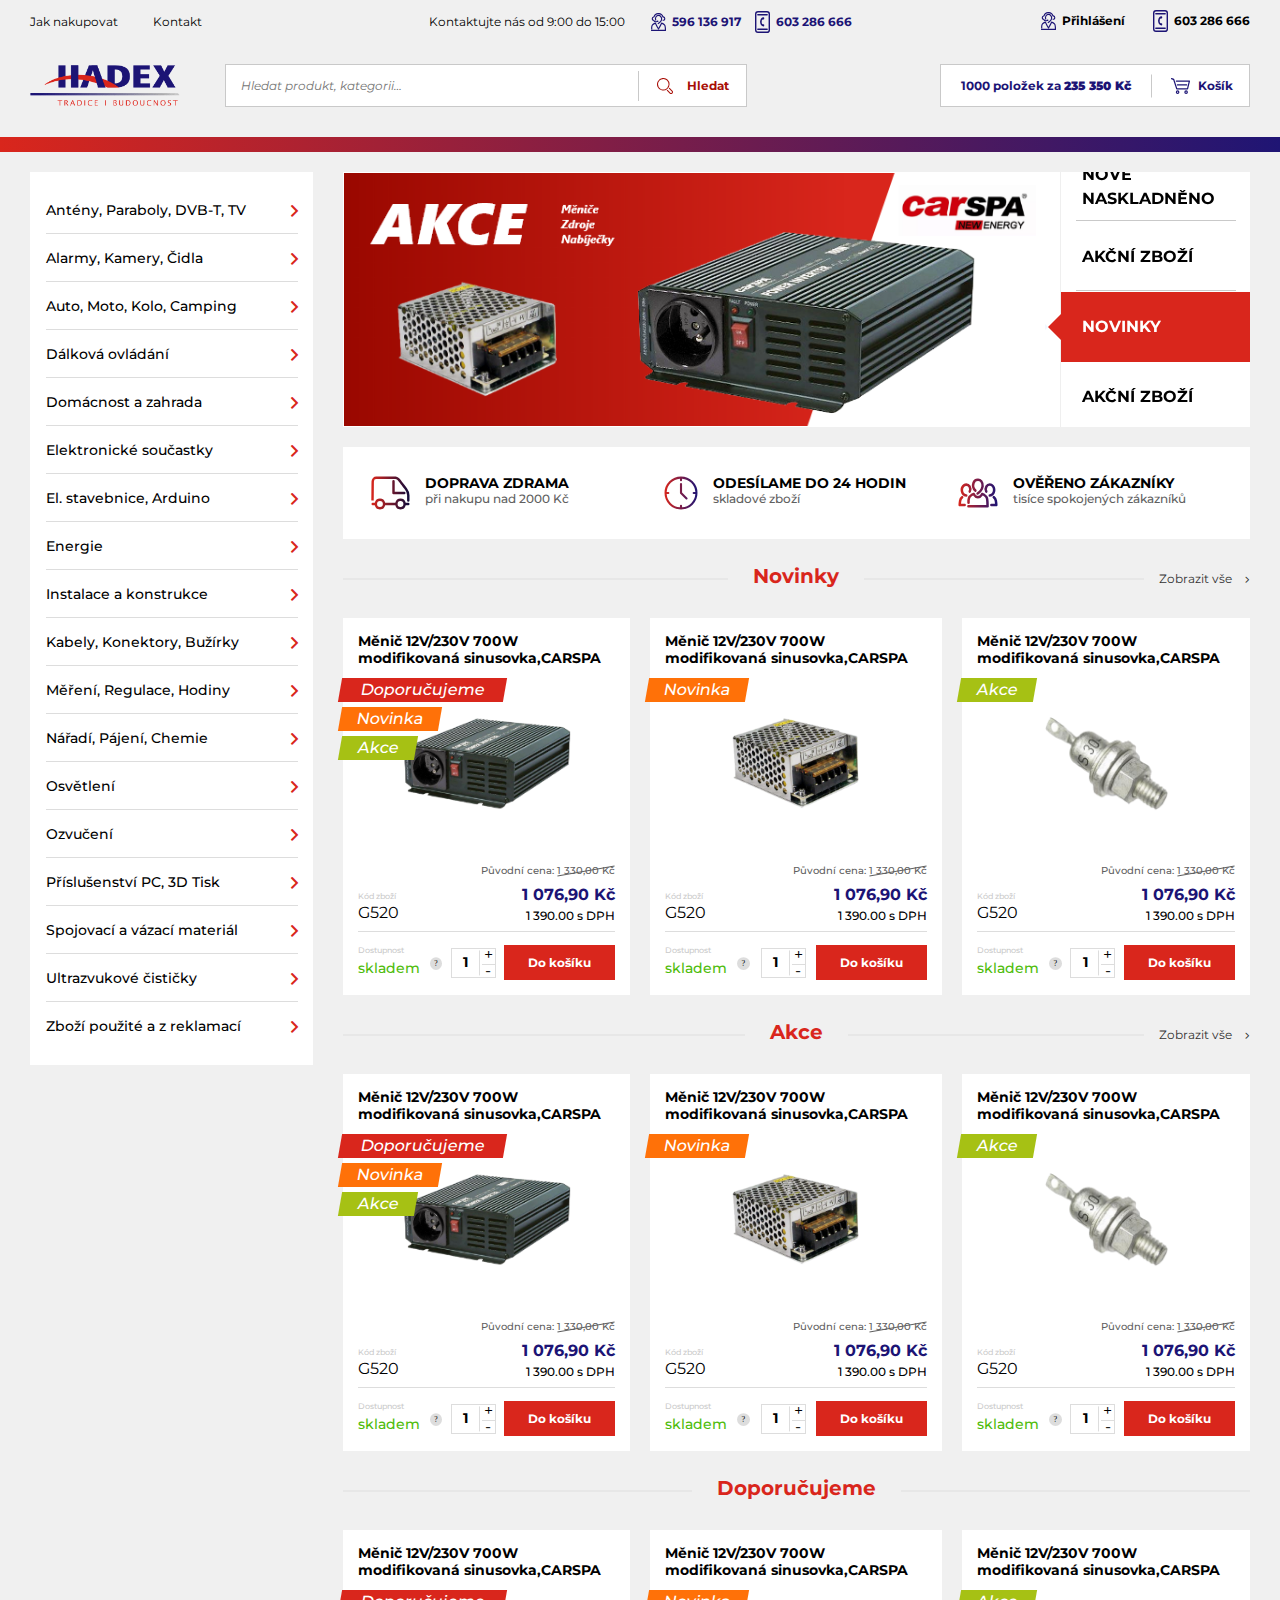
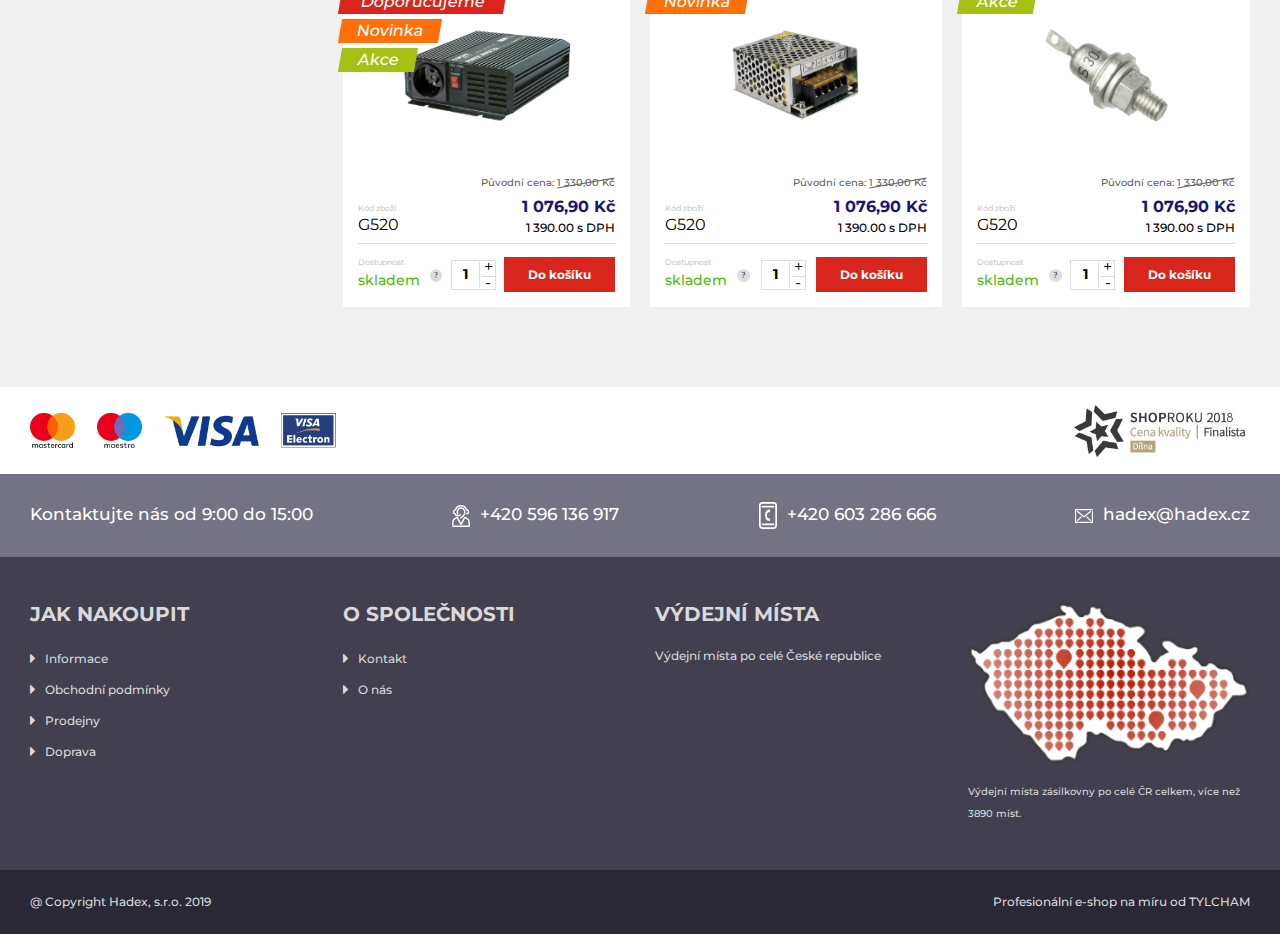
<file: index.html>
<!doctype html>
<html lang="en">

<head>
    <!--====== Required meta tags ======-->
    <meta charset="utf-8">
    <meta http-equiv="x-ua-compatible" content="ie=edge">
    <meta name="description" content="">
    <meta name="viewport" content="width=device-width, initial-scale=1, shrink-to-fit=no">

    <!--====== Title ======-->
    <title>Document</title>

    <!--====== Favicon Icon ======-->
    <link rel="shortcut icon" href="images/favicon.ico" type="image/png">

    <!--====== Bootstrap css ======-->
    <link rel="stylesheet" href="assets/css/bootstrap.min.css">

    <!--====== Fontawesome css ======-->
    <link rel="stylesheet" href="assets/css/all.min.css">

    <!--====== Plugins css ======-->
    <link rel="stylesheet" href="assets/css/slick.css">
    <link rel="stylesheet" href="assets/css/nice-select.css">
    <link rel="stylesheet" href="assets/css/magnific-popup.css">
    <link rel="stylesheet" href="assets/css/nouislider.min.css">

    <!--====== Utilities css ======-->
    <link rel="stylesheet" href="assets/css/Util.css">

    <!--====== Main css ======-->
    <link rel="stylesheet" href="assets/css/main.css">

    <!--====== Responsive css ======-->
    <link rel="stylesheet" href="assets/css/responsive.css">


</head>

<body>

    <div class="off-canvas-menu-wrap">
        <ul class="off-canvas-menu">
            <li><a href="#">Jak nakupovat</a></li>
            <li><a href="#">Kontakt</a></li>
            <li><a href="#"><img src="assets/img/ht-1.svg" alt=""> 596 136 917</a></li>
            <li><a href="#"><img src="assets/img/ht-2.svg" alt=""> 603 286 666</a></li>
        </ul>
        <div class="cls-off-canvas-menu">
            <i class="fal fa-times"></i>
        </div>
    </div>
    <div class="off-canvas-overlay"></div>

    <header class="header-area">
        <div class="header-top-area">
            <div class="container">
                <div class="row">
                    <div class="col-lg-3 d-none d-lg-flex align-items-center">
                        <ul class="header-top-link">
                            <li><a href="#">Jak nakupovat</a></li>
                            <li><a href="#">Kontakt</a></li>
                        </ul>
                    </div>
                    <div class="col-lg-6 d-none d-lg-block">
                        <div class="header-top-middle-content">
                            <p>Kontaktujte nás od 9:00 do 15:00</p>
                            <ul class="header-ct-links">
                                <li><a href="#"><img src="assets/img/ht-1.svg" alt=""> 596 136 917</a></li>
                                <li><a href="#"><img src="assets/img/ht-2.svg" alt=""> 603 286 666</a></li>
                            </ul>
                        </div>
                    </div>
                    <div class="col-lg-3">
                        <ul class="header-ct-links header-right">
                            <li><a href="#"><img src="assets/img/ht-1.svg" alt=""> <span class="black">Přihlášení</span></a></li>
                            <li><a href="#"><img src="assets/img/ht-2.svg" alt=""> <span class="black">603 286 666</span></a></li>
                        </ul>
                    </div>
                </div>
            </div>
        </div> <!--./header-top-area -->
        <div class="header-bottom-area">
            <div class="container">
                <div class="row">
                    <div class="col-3 d-lg-none d-xl-none d-flex align-items-center">
                        <div class="toggle-bar"><i class="far fa-bars"></i></div>
                    </div>
                    <div class="col-lg-8 col-5">
                        <div class="header-logo-part">
                            <a href="#" class="logo"><img src="assets/img/logo.svg" alt=""></a>
                            <div class="search-box d-none d-lg-block">
                                <form action="#">
                                    <div class="input-inside">
                                        <input type="text" placeholder="Hledat produkt, kategorii…">
                                        <div class="search-clicked-btn"><img src="assets/img/search-red-icon.svg" alt=""> <span>Hledat</span></div>
                                    </div>
                                </form>
                            </div>
                        </div>
                    </div>
                    <div class="col-lg-4 col-4">
                        <div class="cart-part-wrap">
                            <ul class="cart-ul">
                                <li><a href="#">1000 položek za <strong>235 350 Kč</strong></a>
                                    <ul class="tooltipp">
                                        <div class="toltip-wrap">
                                            Nakupte ještě za 999,00 Kč 
                                            a dopravu máte <strong>zdarma</strong>
                                        </div>
                                    </ul>
                                </li>
                                <li class="shopping-cart"><a href="#"><img src="assets/img/cart.svg" alt=""> <span>Košík</span></a></li>
                            </ul>
                        </div>
                    </div>
                </div>
            </div>
        </div> <!-- ./header-bottom-area -->
    </header>
    <div class="linear-bar"></div>

      <!-- Mobile Category Menu Markup Start  -->
      <div class="mobile-categores-area d-lg-none d-xl-none">
        <div class="container">
            <div class="mobile-categories">
                <div class="search-box for-mobile" id="mobile-search-box">
                    <form action="#">
                        <div class="input-inside">
                            <input type="text" placeholder="Hledat produkt, kategorii…">
                            <div class="search-clicked-btn"><img src="assets/img/search-red-icon.svg" alt=""> <span>Hledat</span></div>
                        </div>
                    </form>
                </div>
                <div class="categoreis-trigger">Kategorie</div>
                <button class="search-trigger"><img src="assets/img/search-red-icon.svg" alt=""></button>
        
        
                <div class="sidebar-wrapper" id="mobile-categori-dropdown">
                    <div class="sidebar-wrap-inner">
                        <ul class="sidebar-menu">
                            <li><a href="#">Antény, Paraboly, DVB-T, TV</a></li>
                            <li><a href="#">Alarmy, Kamery, Čidla</a></li>
                            <li><a href="#">Auto, Moto, Kolo, Camping</a></li>
                            <li><a href="#">Dálková ovládání</a></li>
                            <li><a href="#">Domácnost a zahrada</a></li>
                            <li class="active"><a data-toggle="collapse" href="#collapseEx1" role="button" aria-expanded="false" aria-controls="collapseEx1">Elektronické součastky</a>
                                <ul class="mega-menu-wrap collapse" id="collapseEx1">
                                    <li>
                                        <div class="mega-menu-content-wrap">
                                            <div class="row">
                                                <div class="col-lg-4 col-md-6 mb-30">
                                                    <article class="article">
                                                        <div class="article-img">
                                                            <img src="assets/img/m-i-1.svg" alt="">
                                                        </div>
                                                        <div class="article-content">
                                                            <h5><a href="#">Cuprextit, kontaktní pole</a></h5>
                                                            <p>Cuprextit, Nepájivá kontaktní pole
                                                            Pájivá kontaktní pole</p>
                                                        </div>
                                                    </article>
                                                </div>
                                                <div class="col-lg-4 col-md-6 mb-30">
                                                    <article class="article">
                                                        <div class="article-img">
                                                            <img src="assets/img/m-i-2.svg" alt="">
                                                        </div>
                                                        <div class="article-content">
                                                            <h5><a href="#">Cuprextit, kontaktní pole</a></h5>
                                                            <p>Cuprextit, Nepájivá kontaktní pole
                                                            Pájivá kontaktní pole</p>
                                                        </div>
                                                    </article>
                                                </div>
                                                <div class="col-lg-4 col-md-6 mb-30">
                                                    <article class="article">
                                                        <div class="article-img">
                                                            <img src="assets/img/m-i-1.svg" alt="">
                                                        </div>
                                                        <div class="article-content">
                                                            <h5><a href="#">Cuprextit, kontaktní pole</a></h5>
                                                            <p>Cuprextit, Nepájivá kontaktní pole
                                                            Pájivá kontaktní pole</p>
                                                        </div>
                                                    </article>
                                                </div>
                                                <div class="col-lg-4 col-md-6 mb-30">
                                                    <article class="article">
                                                        <div class="article-img">
                                                            <img src="assets/img/m-i-1.svg" alt="">
                                                        </div>
                                                        <div class="article-content">
                                                            <h5><a href="#">Cuprextit, kontaktní pole</a></h5>
                                                            <p>Cuprextit, Nepájivá kontaktní pole
                                                            Pájivá kontaktní pole</p>
                                                        </div>
                                                    </article>
                                                </div>
                                                <div class="col-lg-4 col-md-6 mb-30">
                                                    <article class="article">
                                                        <div class="article-img">
                                                            <img src="assets/img/m-i-2.svg" alt="">
                                                        </div>
                                                        <div class="article-content">
                                                            <h5><a href="#">Cuprextit, kontaktní pole</a></h5>
                                                            <p>Cuprextit, Nepájivá kontaktní pole
                                                            Pájivá kontaktní pole</p>
                                                        </div>
                                                    </article>
                                                </div>
                                                <div class="col-lg-4 col-md-6 mb-30">
                                                    <article class="article">
                                                        <div class="article-img">
                                                            <img src="assets/img/m-i-1.svg" alt="">
                                                        </div>
                                                        <div class="article-content">
                                                            <h5><a href="#">Cuprextit, kontaktní pole</a></h5>
                                                            <p>Cuprextit, Nepájivá kontaktní pole
                                                            Pájivá kontaktní pole</p>
                                                        </div>
                                                    </article>
                                                </div>
                                                <div class="col-lg-4 col-md-6 mb-30">
                                                    <article class="article">
                                                        <div class="article-img">
                                                            <img src="assets/img/m-i-1.svg" alt="">
                                                        </div>
                                                        <div class="article-content">
                                                            <h5><a href="#">Cuprextit, kontaktní pole</a></h5>
                                                            <p>Cuprextit, Nepájivá kontaktní pole
                                                            Pájivá kontaktní pole</p>
                                                        </div>
                                                    </article>
                                                </div>
                                                <div class="col-lg-4 col-md-6 mb-30">
                                                    <article class="article">
                                                        <div class="article-img">
                                                            <img src="assets/img/m-i-2.svg" alt="">
                                                        </div>
                                                        <div class="article-content">
                                                            <h5><a href="#">Cuprextit, kontaktní pole</a></h5>
                                                            <p>Cuprextit, Nepájivá kontaktní pole
                                                            Pájivá kontaktní pole</p>
                                                        </div>
                                                    </article>
                                                </div>
                                                <div class="col-lg-4 col-md-6 mb-30">
                                                    <article class="article">
                                                        <div class="article-img">
                                                            <img src="assets/img/m-i-1.svg" alt="">
                                                        </div>
                                                        <div class="article-content">
                                                            <h5><a href="#">Cuprextit, kontaktní pole</a></h5>
                                                            <p>Cuprextit, Nepájivá kontaktní pole
                                                            Pájivá kontaktní pole</p>
                                                        </div>
                                                    </article>
                                                </div>
                                                <div class="col-lg-4 col-md-6 mb-30">
                                                    <article class="article">
                                                        <div class="article-img">
                                                            <img src="assets/img/m-i-1.svg" alt="">
                                                        </div>
                                                        <div class="article-content">
                                                            <h5><a href="#">Cuprextit, kontaktní pole</a></h5>
                                                            <p>Cuprextit, Nepájivá kontaktní pole
                                                            Pájivá kontaktní pole</p>
                                                        </div>
                                                    </article>
                                                </div>
                                                <div class="col-lg-4 col-md-6 mb-30">
                                                    <article class="article">
                                                        <div class="article-img">
                                                            <img src="assets/img/m-i-2.svg" alt="">
                                                        </div>
                                                        <div class="article-content">
                                                            <h5><a href="#">Cuprextit, kontaktní pole</a></h5>
                                                            <p>Cuprextit, Nepájivá kontaktní pole
                                                            Pájivá kontaktní pole</p>
                                                        </div>
                                                    </article>
                                                </div>
                                                <div class="col-lg-4 col-md-6 mb-30">
                                                    <article class="article">
                                                        <div class="article-img">
                                                            <img src="assets/img/m-i-1.svg" alt="">
                                                        </div>
                                                        <div class="article-content">
                                                            <h5><a href="#">Cuprextit, kontaktní pole</a></h5>
                                                            <p>Cuprextit, Nepájivá kontaktní pole
                                                            Pájivá kontaktní pole</p>
                                                        </div>
                                                    </article>
                                                </div>
                                                <div class="col-lg-4 col-md-6 mb-30">
                                                    <article class="article">
                                                        <div class="article-img">
                                                            <img src="assets/img/m-i-1.svg" alt="">
                                                        </div>
                                                        <div class="article-content">
                                                            <h5><a href="#">Cuprextit, kontaktní pole</a></h5>
                                                            <p>Cuprextit, Nepájivá kontaktní pole
                                                            Pájivá kontaktní pole</p>
                                                        </div>
                                                    </article>
                                                </div>
                                                <div class="col-lg-4 col-md-6 mb-30">
                                                    <article class="article">
                                                        <div class="article-img">
                                                            <img src="assets/img/m-i-2.svg" alt="">
                                                        </div>
                                                        <div class="article-content">
                                                            <h5><a href="#">Cuprextit, kontaktní pole</a></h5>
                                                            <p>Cuprextit, Nepájivá kontaktní pole
                                                            Pájivá kontaktní pole</p>
                                                        </div>
                                                    </article>
                                                </div>
                                                <div class="col-lg-4 col-md-6 mb-30">
                                                    <article class="article">
                                                        <div class="article-img">
                                                            <img src="assets/img/m-i-1.svg" alt="">
                                                        </div>
                                                        <div class="article-content">
                                                            <h5><a href="#">Cuprextit, kontaktní pole</a></h5>
                                                            <p>Cuprextit, Nepájivá kontaktní pole
                                                            Pájivá kontaktní pole</p>
                                                        </div>
                                                    </article>
                                                </div>
                                                <div class="col-lg-4 col-md-6 mb-30">
                                                    <article class="article">
                                                        <div class="article-img">
                                                            <img src="assets/img/m-i-1.svg" alt="">
                                                        </div>
                                                        <div class="article-content">
                                                            <h5><a href="#">Cuprextit, kontaktní pole</a></h5>
                                                            <p>Cuprextit, Nepájivá kontaktní pole
                                                            Pájivá kontaktní pole</p>
                                                        </div>
                                                    </article>
                                                </div>
                                                <div class="col-lg-4 col-md-6 mb-30">
                                                    <article class="article">
                                                        <div class="article-img">
                                                            <img src="assets/img/m-i-2.svg" alt="">
                                                        </div>
                                                        <div class="article-content">
                                                            <h5><a href="#">Cuprextit, kontaktní pole</a></h5>
                                                            <p>Cuprextit, Nepájivá kontaktní pole
                                                            Pájivá kontaktní pole</p>
                                                        </div>
                                                    </article>
                                                </div>
                                                <div class="col-lg-4 col-md-6 mb-30">
                                                    <article class="article">
                                                        <div class="article-img">
                                                            <img src="assets/img/m-i-1.svg" alt="">
                                                        </div>
                                                        <div class="article-content">
                                                            <h5><a href="#">Cuprextit, kontaktní pole</a></h5>
                                                            <p>Cuprextit, Nepájivá kontaktní pole
                                                            Pájivá kontaktní pole</p>
                                                        </div>
                                                    </article>
                                                </div>
                                                <div class="col-lg-4 col-md-6 mb-30">
                                                    <article class="article">
                                                        <div class="article-img">
                                                            <img src="assets/img/m-i-1.svg" alt="">
                                                        </div>
                                                        <div class="article-content">
                                                            <h5><a href="#">Cuprextit, kontaktní pole</a></h5>
                                                            <p>Cuprextit, Nepájivá kontaktní pole
                                                            Pájivá kontaktní pole</p>
                                                        </div>
                                                    </article>
                                                </div>
                                                <div class="col-lg-4 col-md-6 mb-30">
                                                    <article class="article">
                                                        <div class="article-img">
                                                            <img src="assets/img/m-i-2.svg" alt="">
                                                        </div>
                                                        <div class="article-content">
                                                            <h5><a href="#">Cuprextit, kontaktní pole</a></h5>
                                                            <p>Cuprextit, Nepájivá kontaktní pole
                                                            Pájivá kontaktní pole</p>
                                                        </div>
                                                    </article>
                                                </div>
                                                <div class="col-lg-4 col-md-6 mb-30">
                                                    <article class="article">
                                                        <div class="article-img">
                                                            <img src="assets/img/m-i-1.svg" alt="">
                                                        </div>
                                                        <div class="article-content">
                                                            <h5><a href="#">Cuprextit, kontaktní pole</a></h5>
                                                            <p>Cuprextit, Nepájivá kontaktní pole
                                                            Pájivá kontaktní pole Cuprextit, Nepájivá kontaktní pole
                                                            Pájivá kontaktní pol uprextit, Nepájivá kontaktní pole
                                                            Pájivá kontaktní pol</p>
                                                        </div>
                                                    </article>
                                                </div>
                                            </div>
                                        </div>
                                    </li>
                                </ul>
                            </li>
                            <li><a href="#">El. stavebnice, Arduino</a></li>
                            <li><a href="#">Energie</a></li>
                            <li><a href="#">Instalace a konstrukce</a></li>
                            <li><a href="#">Kabely, Konektory, Bužírky</a></li>
                            <li><a href="#">Měření, Regulace, Hodiny</a></li>
                            <li><a href="#">Nářadí, Pájení, Chemie</a></li>
                            <li><a href="#">Osvětlení</a></li>
                            <li><a href="#">Ozvučení</a></li>
                            <li><a href="#">Příslušenství PC, 3D Tisk</a></li>
                            <li><a href="#">Spojovací a vázací materiál</a></li>
                            <li><a href="#">Ultrazvukové čističky</a></li>
                            <li><a href="#">Zboží použité a z reklamací</a></li>
                        </ul>
                    </div>
                </div>
                
            </div>
        </div>
    </div>
    <!-- Mobile Category Menu Markup End  -->

    <main>
        <div class="main-content-area">
            <div class="container">
                <div class="row">
                    <div class="col-lg-3 d-none d-lg-block">
                        <div class="sidebar-wrapper">
                            <div class="sidebar-wrap-inner">
                                <ul class="sidebar-menu">
                                    <li><a href="#">Antény, Paraboly, DVB-T, TV</a></li>
                                    <li><a href="#">Alarmy, Kamery, Čidla</a></li>
                                    <li><a href="#">Auto, Moto, Kolo, Camping</a></li>
                                    <li><a href="#">Dálková ovládání</a></li>
                                    <li><a href="#">Domácnost a zahrada</a></li>
                                    <li class="active"><a href="#">Elektronické součastky</a>
                                        <ul class="mega-menu-wrap">
                                            <li>
                                                <div class="mega-menu-content-wrap">
                                                   <div class="row">
                                                       <div class="col-lg-4 mb-30">
                                                           <article class="article">
                                                               <div class="article-img">
                                                                   <img src="assets/img/m-i-1.svg" alt="">
                                                               </div>
                                                               <div class="article-content">
                                                                   <h5><a href="#">Cuprextit, kontaktní pole</a></h5>
                                                                   <p>Cuprextit, Nepájivá kontaktní pole
                                                                    Pájivá kontaktní pole</p>
                                                               </div>
                                                           </article>
                                                       </div>
                                                       <div class="col-lg-4 mb-30">
                                                           <article class="article">
                                                               <div class="article-img">
                                                                   <img src="assets/img/m-i-2.svg" alt="">
                                                               </div>
                                                               <div class="article-content">
                                                                   <h5><a href="#">Cuprextit, kontaktní pole</a></h5>
                                                                   <p>Cuprextit, Nepájivá kontaktní pole
                                                                    Pájivá kontaktní pole</p>
                                                               </div>
                                                           </article>
                                                       </div>
                                                       <div class="col-lg-4 mb-30">
                                                           <article class="article">
                                                               <div class="article-img">
                                                                   <img src="assets/img/m-i-1.svg" alt="">
                                                               </div>
                                                               <div class="article-content">
                                                                   <h5><a href="#">Cuprextit, kontaktní pole</a></h5>
                                                                   <p>Cuprextit, Nepájivá kontaktní pole
                                                                    Pájivá kontaktní pole</p>
                                                               </div>
                                                           </article>
                                                       </div>
                                                       <div class="col-lg-4 mb-30">
                                                           <article class="article">
                                                               <div class="article-img">
                                                                   <img src="assets/img/m-i-1.svg" alt="">
                                                               </div>
                                                               <div class="article-content">
                                                                   <h5><a href="#">Cuprextit, kontaktní pole</a></h5>
                                                                   <p>Cuprextit, Nepájivá kontaktní pole
                                                                    Pájivá kontaktní pole</p>
                                                               </div>
                                                           </article>
                                                       </div>
                                                       <div class="col-lg-4 mb-30">
                                                           <article class="article">
                                                               <div class="article-img">
                                                                   <img src="assets/img/m-i-2.svg" alt="">
                                                               </div>
                                                               <div class="article-content">
                                                                   <h5><a href="#">Cuprextit, kontaktní pole</a></h5>
                                                                   <p>Cuprextit, Nepájivá kontaktní pole
                                                                    Pájivá kontaktní pole</p>
                                                               </div>
                                                           </article>
                                                       </div>
                                                       <div class="col-lg-4 mb-30">
                                                           <article class="article">
                                                               <div class="article-img">
                                                                   <img src="assets/img/m-i-1.svg" alt="">
                                                               </div>
                                                               <div class="article-content">
                                                                   <h5><a href="#">Cuprextit, kontaktní pole</a></h5>
                                                                   <p>Cuprextit, Nepájivá kontaktní pole
                                                                    Pájivá kontaktní pole</p>
                                                               </div>
                                                           </article>
                                                       </div>
                                                       <div class="col-lg-4 mb-30">
                                                           <article class="article">
                                                               <div class="article-img">
                                                                   <img src="assets/img/m-i-1.svg" alt="">
                                                               </div>
                                                               <div class="article-content">
                                                                   <h5><a href="#">Cuprextit, kontaktní pole</a></h5>
                                                                   <p>Cuprextit, Nepájivá kontaktní pole
                                                                    Pájivá kontaktní pole</p>
                                                               </div>
                                                           </article>
                                                       </div>
                                                       <div class="col-lg-4 mb-30">
                                                           <article class="article">
                                                               <div class="article-img">
                                                                   <img src="assets/img/m-i-2.svg" alt="">
                                                               </div>
                                                               <div class="article-content">
                                                                   <h5><a href="#">Cuprextit, kontaktní pole</a></h5>
                                                                   <p>Cuprextit, Nepájivá kontaktní pole
                                                                    Pájivá kontaktní pole</p>
                                                               </div>
                                                           </article>
                                                       </div>
                                                       <div class="col-lg-4 mb-30">
                                                           <article class="article">
                                                               <div class="article-img">
                                                                   <img src="assets/img/m-i-1.svg" alt="">
                                                               </div>
                                                               <div class="article-content">
                                                                   <h5><a href="#">Cuprextit, kontaktní pole</a></h5>
                                                                   <p>Cuprextit, Nepájivá kontaktní pole
                                                                    Pájivá kontaktní pole</p>
                                                               </div>
                                                           </article>
                                                       </div>
                                                       <div class="col-lg-4 mb-30">
                                                           <article class="article">
                                                               <div class="article-img">
                                                                   <img src="assets/img/m-i-1.svg" alt="">
                                                               </div>
                                                               <div class="article-content">
                                                                   <h5><a href="#">Cuprextit, kontaktní pole</a></h5>
                                                                   <p>Cuprextit, Nepájivá kontaktní pole
                                                                    Pájivá kontaktní pole</p>
                                                               </div>
                                                           </article>
                                                       </div>
                                                       <div class="col-lg-4 mb-30">
                                                           <article class="article">
                                                               <div class="article-img">
                                                                   <img src="assets/img/m-i-2.svg" alt="">
                                                               </div>
                                                               <div class="article-content">
                                                                   <h5><a href="#">Cuprextit, kontaktní pole</a></h5>
                                                                   <p>Cuprextit, Nepájivá kontaktní pole
                                                                    Pájivá kontaktní pole</p>
                                                               </div>
                                                           </article>
                                                       </div>
                                                       <div class="col-lg-4 mb-30">
                                                           <article class="article">
                                                               <div class="article-img">
                                                                   <img src="assets/img/m-i-1.svg" alt="">
                                                               </div>
                                                               <div class="article-content">
                                                                   <h5><a href="#">Cuprextit, kontaktní pole</a></h5>
                                                                   <p>Cuprextit, Nepájivá kontaktní pole
                                                                    Pájivá kontaktní pole</p>
                                                               </div>
                                                           </article>
                                                       </div>
                                                       <div class="col-lg-4 mb-30">
                                                           <article class="article">
                                                               <div class="article-img">
                                                                   <img src="assets/img/m-i-1.svg" alt="">
                                                               </div>
                                                               <div class="article-content">
                                                                   <h5><a href="#">Cuprextit, kontaktní pole</a></h5>
                                                                   <p>Cuprextit, Nepájivá kontaktní pole
                                                                    Pájivá kontaktní pole</p>
                                                               </div>
                                                           </article>
                                                       </div>
                                                       <div class="col-lg-4 mb-30">
                                                           <article class="article">
                                                               <div class="article-img">
                                                                   <img src="assets/img/m-i-2.svg" alt="">
                                                               </div>
                                                               <div class="article-content">
                                                                   <h5><a href="#">Cuprextit, kontaktní pole</a></h5>
                                                                   <p>Cuprextit, Nepájivá kontaktní pole
                                                                    Pájivá kontaktní pole</p>
                                                               </div>
                                                           </article>
                                                       </div>
                                                       <div class="col-lg-4 mb-30">
                                                           <article class="article">
                                                               <div class="article-img">
                                                                   <img src="assets/img/m-i-1.svg" alt="">
                                                               </div>
                                                               <div class="article-content">
                                                                   <h5><a href="#">Cuprextit, kontaktní pole</a></h5>
                                                                   <p>Cuprextit, Nepájivá kontaktní pole
                                                                    Pájivá kontaktní pole</p>
                                                               </div>
                                                           </article>
                                                       </div>
                                                       <div class="col-lg-4 mb-30">
                                                           <article class="article">
                                                               <div class="article-img">
                                                                   <img src="assets/img/m-i-1.svg" alt="">
                                                               </div>
                                                               <div class="article-content">
                                                                   <h5><a href="#">Cuprextit, kontaktní pole</a></h5>
                                                                   <p>Cuprextit, Nepájivá kontaktní pole
                                                                    Pájivá kontaktní pole</p>
                                                               </div>
                                                           </article>
                                                       </div>
                                                       <div class="col-lg-4 mb-30">
                                                           <article class="article">
                                                               <div class="article-img">
                                                                   <img src="assets/img/m-i-2.svg" alt="">
                                                               </div>
                                                               <div class="article-content">
                                                                   <h5><a href="#">Cuprextit, kontaktní pole</a></h5>
                                                                   <p>Cuprextit, Nepájivá kontaktní pole
                                                                    Pájivá kontaktní pole</p>
                                                               </div>
                                                           </article>
                                                       </div>
                                                       <div class="col-lg-4 mb-30">
                                                           <article class="article">
                                                               <div class="article-img">
                                                                   <img src="assets/img/m-i-1.svg" alt="">
                                                               </div>
                                                               <div class="article-content">
                                                                   <h5><a href="#">Cuprextit, kontaktní pole</a></h5>
                                                                   <p>Cuprextit, Nepájivá kontaktní pole
                                                                    Pájivá kontaktní pole</p>
                                                               </div>
                                                           </article>
                                                       </div>
                                                       <div class="col-lg-4 mb-30">
                                                           <article class="article">
                                                               <div class="article-img">
                                                                   <img src="assets/img/m-i-1.svg" alt="">
                                                               </div>
                                                               <div class="article-content">
                                                                   <h5><a href="#">Cuprextit, kontaktní pole</a></h5>
                                                                   <p>Cuprextit, Nepájivá kontaktní pole
                                                                    Pájivá kontaktní pole</p>
                                                               </div>
                                                           </article>
                                                       </div>
                                                       <div class="col-lg-4 mb-30">
                                                           <article class="article">
                                                               <div class="article-img">
                                                                   <img src="assets/img/m-i-2.svg" alt="">
                                                               </div>
                                                               <div class="article-content">
                                                                   <h5><a href="#">Cuprextit, kontaktní pole</a></h5>
                                                                   <p>Cuprextit, Nepájivá kontaktní pole
                                                                    Pájivá kontaktní pole</p>
                                                               </div>
                                                           </article>
                                                       </div>
                                                       <div class="col-lg-4 mb-30">
                                                           <article class="article">
                                                               <div class="article-img">
                                                                   <img src="assets/img/m-i-1.svg" alt="">
                                                               </div>
                                                               <div class="article-content">
                                                                   <h5><a href="#">Cuprextit, kontaktní pole</a></h5>
                                                                   <p>Cuprextit, Nepájivá kontaktní pole
                                                                    Pájivá kontaktní pole Cuprextit, Nepájivá kontaktní pole
                                                                    Pájivá kontaktní pol uprextit, Nepájivá kontaktní pole
                                                                    Pájivá kontaktní pol</p>
                                                               </div>
                                                           </article>
                                                       </div>
                                                   </div>
                                                </div>
                                            </li>
                                        </ul>
                                    </li>
                                    <li><a href="#">El. stavebnice, Arduino</a></li>
                                    <li><a href="#">Energie</a></li>
                                    <li><a href="#">Instalace a konstrukce</a></li>
                                    <li><a href="#">Kabely, Konektory, Bužírky</a></li>
                                    <li><a href="#">Měření, Regulace, Hodiny</a></li>
                                    <li><a href="#">Nářadí, Pájení, Chemie</a></li>
                                    <li><a href="#">Osvětlení</a></li>
                                    <li><a href="#">Ozvučení</a></li>
                                    <li><a href="#">Příslušenství PC, 3D Tisk</a></li>
                                    <li><a href="#">Spojovací a vázací materiál</a></li>
                                    <li><a href="#">Ultrazvukové čističky</a></li>
                                    <li><a href="#">Zboží použité a z reklamací</a></li>
                                </ul>
                            </div>
                        </div>
                    </div>
                    <div class="col-lg-9">
                        <div class="main-content-wrapper">

                            <div class="banner-slider-wrap">
                                <div class="banner-slider">
                                    <div class="banner-slider-active">
                                        <div class="banner-s-item">
                                            <img src="assets/img/banner-1.png" alt="">
                                        </div>
                                        <div class="banner-s-item">
                                            <img src="assets/img/banner-1.png" alt="">
                                        </div>
                                        <div class="banner-s-item">
                                            <img src="assets/img/banner-1.png" alt="">
                                        </div>
                                        <div class="banner-s-item">
                                            <img src="assets/img/banner-1.png" alt="">
                                        </div>
                                    </div>
                                </div>
                                <div class="banner-slider-pagination">
                                    <div class="slider-nav-active">
                                        <div class="slider-nav-item">
                                            <strong>NOVINKY</strong>
                                        </div>
                                        <div class="slider-nav-item">
                                            <strong>AKČNÍ ZBOŽÍ</strong>
                                        </div>
                                        <div class="slider-nav-item">
                                            <strong>NOVĚ  <br>
                                                NASKLADNĚNO</strong>
                                        </div>
                                        <div class="slider-nav-item">
                                            <strong>AKČNÍ ZBOŽÍ</strong>
                                        </div>
                                    </div>
                                </div>
                            </div> <!-- ./banner-slider-wrap -->

                            <div class="service-wrap">
                                <div class="row">
                                    <div class="col-lg-4">
                                        <div class="single-service">
                                            <div class="service-icon"><img src="assets/img/s-1.svg" alt=""></div>
                                            <h4>DOPRAVA ZDRAMA <span>při nakupu nad 2000 Kč</span></h4>
                                        </div>
                                    </div>
                                    <div class="col-lg-4">
                                        <div class="single-service">
                                            <div class="service-icon"><img src="assets/img/s-2.svg" alt=""></div>
                                            <h4>ODESÍLAME DO 24 HODIN <span>skladové zboží</span></h4>
                                        </div>
                                    </div>
                                    <div class="col-lg-4">
                                        <div class="single-service">
                                            <div class="service-icon"><img src="assets/img/s-3.svg" alt=""></div>
                                            <h4>OVĚŘENO ZÁKAZNÍKY <span>tisíce spokojených zákazníků</span></h4>
                                        </div>
                                    </div>
                                </div>
                            </div> <!-- ./service-wrap -->

                            <div class="product-area">
                                <div class="row">
                                    <div class="col-12">
                                        <div class="section-title">
                                            <a href="#" class="title-right-link">Zobrazit vše <i class="fal fa-angle-right"></i></a>
                                            <h2>Novinky</h2>
                                        </div>
                                    </div>
                                </div>
                                <div class="row">
                                    <div class="col-xl-4 pr-10 mb-20">
                                        <div class="single-product-wrap">

                                            <div class="product-stamp">
                                                <p class="red-bg"><span>Doporučujeme</span></p>
                                                <p class="orange-bg"><span>Novinka</span></p>
                                                <p class="green-bg"><span>Akce</span></p>
                                            </div>

                                            <h3>Měnič 12V/230V 700W
                                                modifikovaná sinusovka,CARSPA</h3>
                                            <div class="product-img">
                                                <img src="assets/img/product-1.png" alt="">
                                            </div>
                                            <div class="price-twin-flex">
                                                <p class="badge-p"><span>Kód zboží</span> G520</p>
                                                <div class="price-wrap">
                                                    <p>Původní cena: <span class="previous-price">1 330,00 Kč</span></p>
                                                    <span class="current-price">1 076,90 Kč</span>
                                                    <span class="dph">1 390.00 s DPH</span>
                                                </div>
                                            </div>
                                            <div class="crud-div">
                                                <div class="with-question-mark">
                                                    <p class="badge-p"><span>Dostupnost</span> skladem</p>
                                                    <a href="#" class="question-mark"><img src="assets/img/question-mark.svg" alt=""></a>
                                                </div>
                                                <div class="p-counter">
                                                    <button class="cmn-design minus-btn">-</button>
                                                    <span class="final-value">1</span>
                                                    <button class="cmn-design plus-btn">+</button>
                                                </div>
                                                <a href="#" class="box-btn">Do košíku</a>
                                            </div>
                                        </div>
                                    </div>
                                    <div class="col-xl-4 pl-10 pr-10 mb-20">
                                        <div class="single-product-wrap">

                                            <div class="product-stamp">
                                                <p class="orange-bg"><span>Novinka</span></p>
                                            </div>

                                            <h3>Měnič 12V/230V 700W
                                                modifikovaná sinusovka,CARSPA</h3>
                                            <div class="product-img">
                                                <img src="assets/img/product-2.png" alt="">
                                            </div>
                                            <div class="price-twin-flex">
                                                <p class="badge-p"><span>Kód zboží</span> G520</p>
                                                <div class="price-wrap">
                                                    <p>Původní cena: <span class="previous-price">1 330,00 Kč</span></p>
                                                    <span class="current-price">1 076,90 Kč</span>
                                                    <span class="dph">1 390.00 s DPH</span>
                                                </div>
                                            </div>
                                            <div class="crud-div">
                                                <div class="with-question-mark">
                                                    <p class="badge-p"><span>Dostupnost</span> skladem</p>
                                                    <a href="#" class="question-mark"><img src="assets/img/question-mark.svg" alt=""></a>
                                                </div>
                                                <div class="p-counter">
                                                    <button class="cmn-design minus-btn">-</button>
                                                    <span class="final-value">1</span>
                                                    <button class="cmn-design plus-btn">+</button>
                                                </div>
                                                <a href="#" class="box-btn">Do košíku</a>
                                            </div>
                                        </div>
                                    </div>
                                    <div class="col-xl-4 pl-10 mb-20">
                                        <div class="single-product-wrap">

                                            <div class="product-stamp">
                                                <p class="green-bg"><span>Akce</span></p>
                                            </div>

                                            <h3>Měnič 12V/230V 700W
                                                modifikovaná sinusovka,CARSPA</h3>
                                            <div class="product-img">
                                                <img src="assets/img/product-3.png" alt="">
                                            </div>
                                            <div class="price-twin-flex">
                                                <p class="badge-p"><span>Kód zboží</span> G520</p>
                                                <div class="price-wrap">
                                                    <p>Původní cena: <span class="previous-price">1 330,00 Kč</span></p>
                                                    <span class="current-price">1 076,90 Kč</span>
                                                    <span class="dph">1 390.00 s DPH</span>
                                                </div>
                                            </div>
                                            <div class="crud-div">
                                                <div class="with-question-mark">
                                                    <p class="badge-p"><span>Dostupnost</span> skladem</p>
                                                    <a href="#" class="question-mark"><img src="assets/img/question-mark.svg" alt=""></a>
                                                </div>
                                                <div class="p-counter">
                                                    <button class="cmn-design minus-btn">-</button>
                                                    <span class="final-value">1</span>
                                                    <button class="cmn-design plus-btn">+</button>
                                                </div>
                                                <a href="#" class="box-btn">Do košíku</a>
                                            </div>
                                        </div>
                                    </div>
                                </div>
                            </div> <!-- ./product-area -->
                            <div class="product-area">
                                <div class="row">
                                    <div class="col-12">
                                        <div class="section-title">
                                            <a href="#" class="title-right-link">Zobrazit vše <i class="fal fa-angle-right"></i></a>
                                            <h2>Akce</h2>
                                        </div>
                                    </div>
                                </div>
                                <div class="row">
                                    <div class="col-xl-4 pr-10 mb-20">
                                        <div class="single-product-wrap">

                                            <div class="product-stamp">
                                                <p class="red-bg"><span>Doporučujeme</span></p>
                                                <p class="orange-bg"><span>Novinka</span></p>
                                                <p class="green-bg"><span>Akce</span></p>
                                            </div>

                                            <h3>Měnič 12V/230V 700W
                                                modifikovaná sinusovka,CARSPA</h3>
                                            <div class="product-img">
                                                <img src="assets/img/product-1.png" alt="">
                                            </div>
                                            <div class="price-twin-flex">
                                                <p class="badge-p"><span>Kód zboží</span> G520</p>
                                                <div class="price-wrap">
                                                    <p>Původní cena: <span class="previous-price">1 330,00 Kč</span></p>
                                                    <span class="current-price">1 076,90 Kč</span>
                                                    <span class="dph">1 390.00 s DPH</span>
                                                </div>
                                            </div>
                                            <div class="crud-div">
                                                <div class="with-question-mark">
                                                    <p class="badge-p"><span>Dostupnost</span> skladem</p>
                                                    <a href="#" class="question-mark"><img src="assets/img/question-mark.svg" alt=""></a>
                                                </div>
                                                <div class="p-counter">
                                                    <button class="cmn-design minus-btn">-</button>
                                                    <span class="final-value">1</span>
                                                    <button class="cmn-design plus-btn">+</button>
                                                </div>
                                                <a href="#" class="box-btn">Do košíku</a>
                                            </div>
                                        </div>
                                    </div>
                                    <div class="col-xl-4 pl-10 pr-10 mb-20">
                                        <div class="single-product-wrap">

                                            <div class="product-stamp">
                                                <p class="orange-bg"><span>Novinka</span></p>
                                            </div>

                                            <h3>Měnič 12V/230V 700W
                                                modifikovaná sinusovka,CARSPA</h3>
                                            <div class="product-img">
                                                <img src="assets/img/product-2.png" alt="">
                                            </div>
                                            <div class="price-twin-flex">
                                                <p class="badge-p"><span>Kód zboží</span> G520</p>
                                                <div class="price-wrap">
                                                    <p>Původní cena: <span class="previous-price">1 330,00 Kč</span></p>
                                                    <span class="current-price">1 076,90 Kč</span>
                                                    <span class="dph">1 390.00 s DPH</span>
                                                </div>
                                            </div>
                                            <div class="crud-div">
                                                <div class="with-question-mark">
                                                    <p class="badge-p"><span>Dostupnost</span> skladem</p>
                                                    <a href="#" class="question-mark"><img src="assets/img/question-mark.svg" alt=""></a>
                                                </div>
                                                <div class="p-counter">
                                                    <button class="cmn-design minus-btn">-</button>
                                                    <span class="final-value">1</span>
                                                    <button class="cmn-design plus-btn">+</button>
                                                </div>
                                                <a href="#" class="box-btn">Do košíku</a>
                                            </div>
                                        </div>
                                    </div>
                                    <div class="col-xl-4 pl-10 mb-20">
                                        <div class="single-product-wrap">

                                            <div class="product-stamp">
                                                <p class="green-bg"><span>Akce</span></p>
                                            </div>

                                            <h3>Měnič 12V/230V 700W
                                                modifikovaná sinusovka,CARSPA</h3>
                                            <div class="product-img">
                                                <img src="assets/img/product-3.png" alt="">
                                            </div>
                                            <div class="price-twin-flex">
                                                <p class="badge-p"><span>Kód zboží</span> G520</p>
                                                <div class="price-wrap">
                                                    <p>Původní cena: <span class="previous-price">1 330,00 Kč</span></p>
                                                    <span class="current-price">1 076,90 Kč</span>
                                                    <span class="dph">1 390.00 s DPH</span>
                                                </div>
                                            </div>
                                            <div class="crud-div">
                                                <div class="with-question-mark">
                                                    <p class="badge-p"><span>Dostupnost</span> skladem</p>
                                                    <a href="#" class="question-mark"><img src="assets/img/question-mark.svg" alt=""></a>
                                                </div>
                                                <div class="p-counter">
                                                    <button class="cmn-design minus-btn">-</button>
                                                    <span class="final-value">1</span>
                                                    <button class="cmn-design plus-btn">+</button>
                                                </div>
                                                <a href="#" class="box-btn">Do košíku</a>
                                            </div>
                                        </div>
                                    </div>
                                </div>
                            </div> <!-- ./product-area -->
                            <div class="product-area">
                                <div class="row">
                                    <div class="col-12">
                                        <div class="section-title">
                                            <h2>Doporučujeme</h2>
                                        </div>
                                    </div>
                                </div>
                                <div class="row">
                                    <div class="col-xl-4 pr-10 mb-20">
                                        <div class="single-product-wrap">

                                            <div class="product-stamp">
                                                <p class="red-bg"><span>Doporučujeme</span></p>
                                                <p class="orange-bg"><span>Novinka</span></p>
                                                <p class="green-bg"><span>Akce</span></p>
                                            </div>

                                            <h3>Měnič 12V/230V 700W
                                                modifikovaná sinusovka,CARSPA</h3>
                                            <div class="product-img">
                                                <img src="assets/img/product-1.png" alt="">
                                            </div>
                                            <div class="price-twin-flex">
                                                <p class="badge-p"><span>Kód zboží</span> G520</p>
                                                <div class="price-wrap">
                                                    <p>Původní cena: <span class="previous-price">1 330,00 Kč</span></p>
                                                    <span class="current-price">1 076,90 Kč</span>
                                                    <span class="dph">1 390.00 s DPH</span>
                                                </div>
                                            </div>
                                            <div class="crud-div">
                                                <div class="with-question-mark">
                                                    <p class="badge-p"><span>Dostupnost</span> skladem</p>
                                                    <a href="#" class="question-mark"><img src="assets/img/question-mark.svg" alt=""></a>
                                                </div>
                                                <div class="p-counter">
                                                    <button class="cmn-design minus-btn">-</button>
                                                    <span class="final-value">1</span>
                                                    <button class="cmn-design plus-btn">+</button>
                                                </div>
                                                <a href="#" class="box-btn">Do košíku</a>
                                            </div>
                                        </div>
                                    </div>
                                    <div class="col-xl-4 pl-10 pr-10 mb-20">
                                        <div class="single-product-wrap">

                                            <div class="product-stamp">
                                                <p class="orange-bg"><span>Novinka</span></p>
                                            </div>

                                            <h3>Měnič 12V/230V 700W
                                                modifikovaná sinusovka,CARSPA</h3>
                                            <div class="product-img">
                                                <img src="assets/img/product-2.png" alt="">
                                            </div>
                                            <div class="price-twin-flex">
                                                <p class="badge-p"><span>Kód zboží</span> G520</p>
                                                <div class="price-wrap">
                                                    <p>Původní cena: <span class="previous-price">1 330,00 Kč</span></p>
                                                    <span class="current-price">1 076,90 Kč</span>
                                                    <span class="dph">1 390.00 s DPH</span>
                                                </div>
                                            </div>
                                            <div class="crud-div">
                                                <div class="with-question-mark">
                                                    <p class="badge-p"><span>Dostupnost</span> skladem</p>
                                                    <a href="#" class="question-mark"><img src="assets/img/question-mark.svg" alt=""></a>
                                                </div>
                                                <div class="p-counter">
                                                    <button class="cmn-design minus-btn">-</button>
                                                    <span class="final-value">1</span>
                                                    <button class="cmn-design plus-btn">+</button>
                                                </div>
                                                <a href="#" class="box-btn">Do košíku</a>
                                            </div>
                                        </div>
                                    </div>
                                    <div class="col-xl-4 pl-10 mb-20">
                                        <div class="single-product-wrap">

                                            <div class="product-stamp">
                                                <p class="green-bg"><span>Akce</span></p>
                                            </div>

                                            <h3>Měnič 12V/230V 700W
                                                modifikovaná sinusovka,CARSPA</h3>
                                            <div class="product-img">
                                                <img src="assets/img/product-3.png" alt="">
                                            </div>
                                            <div class="price-twin-flex">
                                                <p class="badge-p"><span>Kód zboží</span> G520</p>
                                                <div class="price-wrap">
                                                    <p>Původní cena: <span class="previous-price">1 330,00 Kč</span></p>
                                                    <span class="current-price">1 076,90 Kč</span>
                                                    <span class="dph">1 390.00 s DPH</span>
                                                </div>
                                            </div>
                                            <div class="crud-div">
                                                <div class="with-question-mark">
                                                    <p class="badge-p"><span>Dostupnost</span> skladem</p>
                                                    <a href="#" class="question-mark"><img src="assets/img/question-mark.svg" alt=""></a>
                                                </div>
                                                <div class="p-counter">
                                                    <button class="cmn-design minus-btn">-</button>
                                                    <span class="final-value">1</span>
                                                    <button class="cmn-design plus-btn">+</button>
                                                </div>
                                                <a href="#" class="box-btn">Do košíku</a>
                                            </div>
                                        </div>
                                    </div>
                                </div>
                            </div> <!-- ./product-area -->
                            
                        </div> <!-- ./main-content-wrapper -->
                    </div>
                </div>
            </div>
        </div> <!-- ./main-content-area -->
    </main>

    
    <footer>
        <div class="card-area">
            <div class="container">
                <div class="row">
                    <div class="col-12">
                        <div class="card-outer-wrap">
                            <div class="card-wrapper">
                                <div class="card-item">
                                    <img src="assets/img/card-1.png" alt="">
                                </div>
                                <div class="card-item">
                                    <img src="assets/img/card-2.png" alt="">
                                </div>
                                <div class="card-item">
                                    <img src="assets/img/card-3.png" alt="">
                                </div>
                                <div class="card-item">
                                    <img src="assets/img/card-4.png" alt="">
                                </div>
                            </div> <!-- ./card-wrapper -->
                            <div class="vendor-logo">
                                <a href="#"><img src="assets/img/vendor-logo-1.png" alt=""></a>
                            </div>
                        </div>
                    </div>
                </div>
            </div>
        </div> <!-- ./card-area -->

        <div class="ft-contact-area">
            <div class="container">
                <div class="row">
                    <div class="col-12">
                        <ul class="ft-contact-wrap">
                            <li><a href="#">Kontaktujte nás od 9:00 do 15:00</a></li>
                            <li><a href="#"><img src="assets/img/i-1.svg" alt="">+420 596 136 917</a></li>
                            <li><a href="#"><img src="assets/img/i-2.svg" alt="">+420 603 286 666</a></li>
                            <li><a href="#"><img src="assets/img/i-3.svg" alt="">hadex@hadex.cz</a></li>
                        </ul>
                    </div>
                </div>
            </div>
        </div> <!-- ./ft-contact-area -->

        <div class="footer-widget-area">
            <div class="container">
                <div class="row">
                    <div class="col-lg-3 col-md-6 mb-30">
                        <div class="footer-widget">
                            <h3>JAK NAKOUPIT</h3>
                            <ul class="ft-links">
                                <li><a href="#">Informace</a></li>
                                <li><a href="#">Obchodní podmínky</a></li>
                                <li><a href="#">Prodejny</a></li>
                                <li><a href="#">Doprava</a></li>
                            </ul>
                        </div>
                    </div>
                    <div class="col-lg-3 col-md-6 mb-30">
                        <div class="footer-widget">
                            <h3>O SPOLEČNOSTI</h3>
                            <ul class="ft-links">
                                <li><a href="#">Kontakt</a></li>
                                <li><a href="#">O nás</a></li>
                            </ul>
                        </div>
                    </div>
                    <div class="col-lg-3 col-md-6 mb-30">
                        <div class="footer-widget">
                            <h3>VÝDEJNÍ MÍSTA</h3>
                            <p>Výdejní místa po celé 
                                České republice</p>
                        </div>
                    </div>
                    <div class="col-lg-3 col-md-6 mb-30">
                        <div class="footer-widget">
                            <div class="map-img">
                                <img src="assets/img/map.png" alt="">
                                <p>Výdejní místa zásilkovny po celé ČR celkem, více než 3890 míst.</p>
                            </div>
                        </div>
                    </div>
                </div>
            </div>
        </div> <!-- ./footer-widget-area -->

        <div class="copyright-area">
            <div class="container">
                <div class="row">
                    <div class="col-12">
                        <div class="copyright-text">
                            <p>@ Copyright Hadex, s.r.o. 2019</p>
                            <p>Profesionální e-shop na míru od TYLCHAM</p>
                        </div>
                    </div>
                </div>
            </div>
        </div>
    </footer>


    <a href="#" class="back-to-top"><i class="fal fa-angle-up"></i></a>

    <!--====== jquery js ======-->
    <script src="assets/js/vendor/modernizr-3.6.0.min.js"></script>
    <script src="assets/js/vendor/jquery-1.12.4.min.js"></script>

    <!--====== Bootstrap js ======-->
    <script src="assets/js/bootstrap.min.js"></script>

    <!--====== Plugins js ======-->
    <script src="assets/js/slick.min.js"></script>
    <script src="assets/js/jquery.nice-select.min.js"></script>
    <script src="assets/js/jquery.magnific-popup.min.js"></script>
    <script src="assets/js/nouislider.js"></script>

    <!--====== Utilites Js =====-->
    <script src="assets/js/Util.js"></script>
    <!--====== Main js ======-->
    <script src="assets/js/main.js"></script>

</body>

</html>
</file>
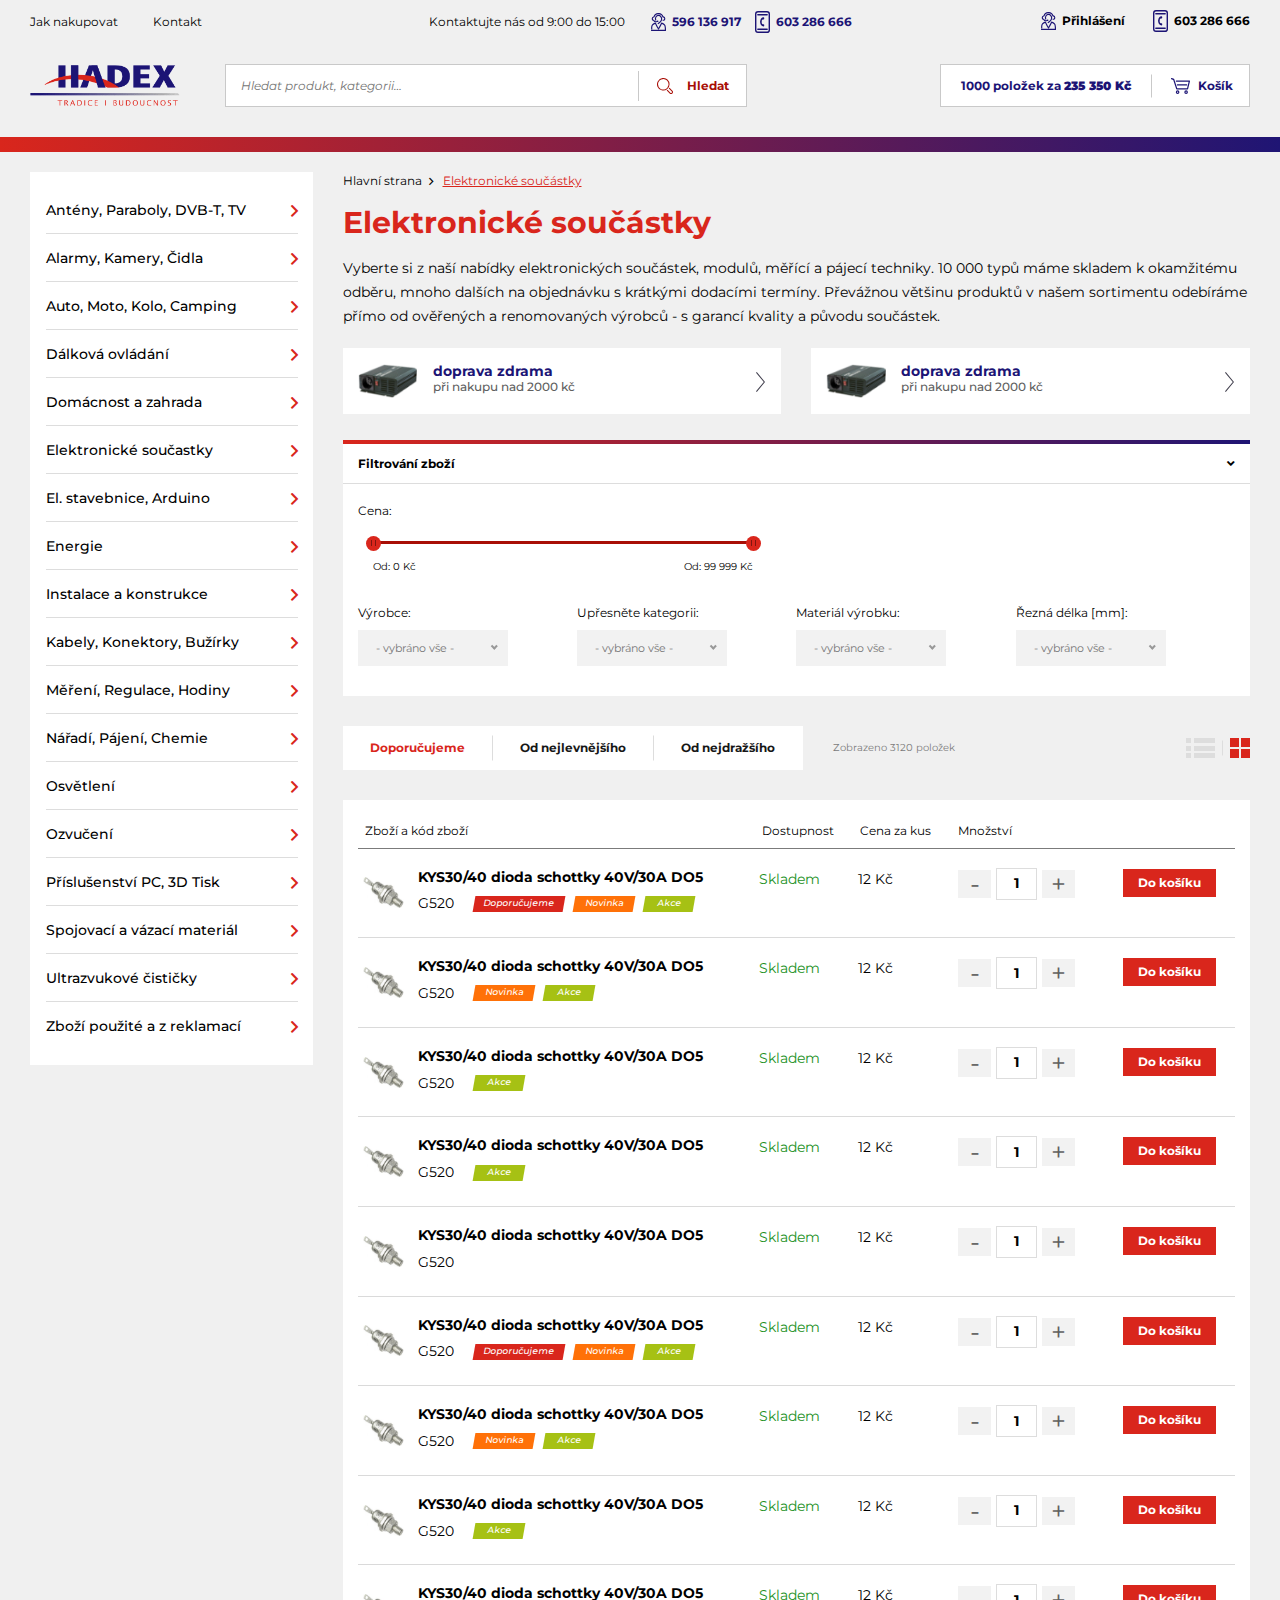
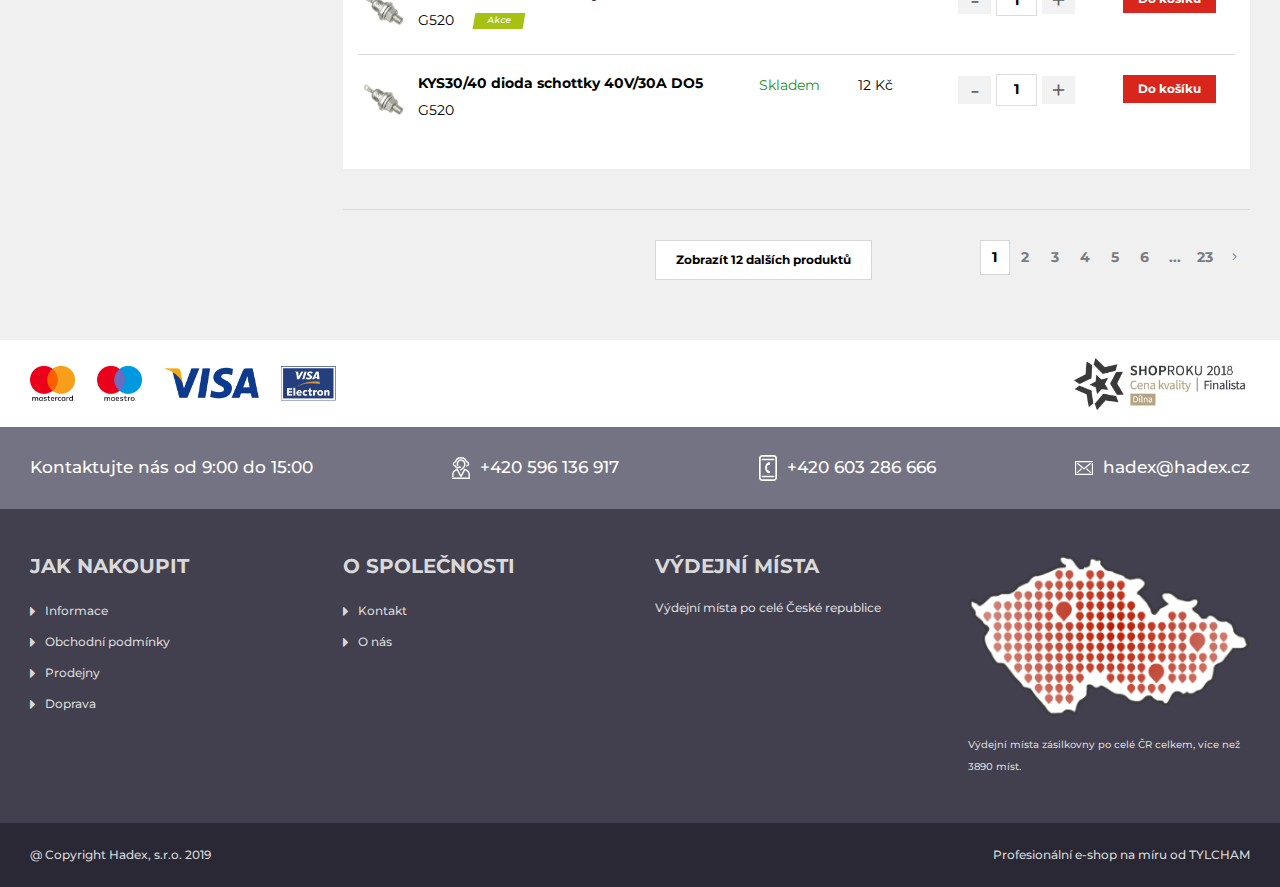
<file: hadex-senam.html>
<!doctype html>
<html lang="en">

<head>
    <!--====== Required meta tags ======-->
    <meta charset="utf-8">
    <meta http-equiv="x-ua-compatible" content="ie=edge">
    <meta name="description" content="">
    <meta name="viewport" content="width=device-width, initial-scale=1, shrink-to-fit=no">

    <!--====== Title ======-->
    <title>Document</title>

    <!--====== Favicon Icon ======-->
    <link rel="shortcut icon" href="images/favicon.ico" type="image/png">

    <!--====== Bootstrap css ======-->
    <link rel="stylesheet" href="assets/css/bootstrap.min.css">

    <!--====== Fontawesome css ======-->
    <link rel="stylesheet" href="assets/css/all.min.css">

    <!--====== Plugins css ======-->
    <link rel="stylesheet" href="assets/css/slick.css">
    <link rel="stylesheet" href="assets/css/nice-select.css">
    <link rel="stylesheet" href="assets/css/magnific-popup.css">
    <link rel="stylesheet" href="assets/css/nouislider.min.css">

    <!--====== Utilities css ======-->
    <link rel="stylesheet" href="assets/css/Util.css">

    <!--====== Main css ======-->
    <link rel="stylesheet" href="assets/css/main.css">

    <!--====== Responsive css ======-->
    <link rel="stylesheet" href="assets/css/responsive.css">


</head>

<body>

    <div class="off-canvas-menu-wrap">
        <ul class="off-canvas-menu">
            <li><a href="#">Jak nakupovat</a></li>
            <li><a href="#">Kontakt</a></li>
            <li><a href="#"><img src="assets/img/ht-1.svg" alt=""> 596 136 917</a></li>
            <li><a href="#"><img src="assets/img/ht-2.svg" alt=""> 603 286 666</a></li>
        </ul>
        <div class="cls-off-canvas-menu">
            <i class="fal fa-times"></i>
        </div>
    </div>
    <div class="off-canvas-overlay"></div>

    <header class="header-area">
        <div class="header-top-area">
            <div class="container">
                <div class="row">
                    <div class="col-lg-3 d-none d-lg-flex align-items-center">
                        <ul class="header-top-link">
                            <li><a href="#">Jak nakupovat</a></li>
                            <li><a href="#">Kontakt</a></li>
                        </ul>
                    </div>
                    <div class="col-lg-6 d-none d-lg-block">
                        <div class="header-top-middle-content">
                            <p>Kontaktujte nás od 9:00 do 15:00</p>
                            <ul class="header-ct-links">
                                <li><a href="#"><img src="assets/img/ht-1.svg" alt=""> 596 136 917</a></li>
                                <li><a href="#"><img src="assets/img/ht-2.svg" alt=""> 603 286 666</a></li>
                            </ul>
                        </div>
                    </div>
                    <div class="col-lg-3">
                        <ul class="header-ct-links header-right">
                            <li><a href="#"><img src="assets/img/ht-1.svg" alt=""> <span class="black">Přihlášení</span></a></li>
                            <li><a href="#"><img src="assets/img/ht-2.svg" alt=""> <span class="black">603 286 666</span></a></li>
                        </ul>
                    </div>
                </div>
            </div>
        </div> <!--./header-top-area -->
        <div class="header-bottom-area">
            <div class="container">
                <div class="row">
                    <div class="col-3 d-lg-none d-xl-none d-flex align-items-center">
                        <div class="toggle-bar"><i class="far fa-bars"></i></div>
                    </div>
                    <div class="col-lg-8 col-5">
                        <div class="header-logo-part">
                            <a href="#" class="logo"><img src="assets/img/logo.svg" alt=""></a>
                            <div class="search-box d-none d-lg-block">
                                <form action="#">
                                    <div class="input-inside">
                                        <input type="text" placeholder="Hledat produkt, kategorii…">
                                        <div class="search-clicked-btn"><img src="assets/img/search-red-icon.svg" alt=""> <span>Hledat</span></div>
                                    </div>
                                </form>
                            </div>
                        </div>
                    </div>
                    <div class="col-lg-4 col-4">
                        <div class="cart-part-wrap">
                            <ul class="cart-ul">
                                <li><a href="#">1000 položek za <strong>235 350 Kč</strong></a>
                                    <ul class="tooltipp">
                                        <div class="toltip-wrap">
                                            Nakupte ještě za 999,00 Kč 
                                            a dopravu máte <strong>zdarma</strong>
                                        </div>
                                    </ul>
                                </li>
                                <li class="shopping-cart"><a href="#"><img src="assets/img/cart.svg" alt=""> <span>Košík</span></a></li>
                            </ul>
                        </div>
                    </div>
                </div>
            </div>
        </div> <!-- ./header-bottom-area -->
    </header>
    <div class="linear-bar"></div>

        <!-- Mobile Category Menu Markup Start  -->
        <div class="mobile-categores-area d-lg-none d-xl-none">
            <div class="container">
                <div class="mobile-categories">
                    <div class="search-box for-mobile" id="mobile-search-box">
                        <form action="#">
                            <div class="input-inside">
                                <input type="text" placeholder="Hledat produkt, kategorii…">
                                <div class="search-clicked-btn"><img src="assets/img/search-red-icon.svg" alt=""> <span>Hledat</span></div>
                            </div>
                        </form>
                    </div>
                    <div class="categoreis-trigger">Kategorie</div>
                    <button class="search-trigger"><img src="assets/img/search-red-icon.svg" alt=""></button>
            
            
                    <div class="sidebar-wrapper" id="mobile-categori-dropdown">
                        <div class="sidebar-wrap-inner">
                            <ul class="sidebar-menu">
                                <li><a href="#">Antény, Paraboly, DVB-T, TV</a></li>
                                <li><a href="#">Alarmy, Kamery, Čidla</a></li>
                                <li><a href="#">Auto, Moto, Kolo, Camping</a></li>
                                <li><a href="#">Dálková ovládání</a></li>
                                <li><a href="#">Domácnost a zahrada</a></li>
                                <li class="active"><a data-toggle="collapse" href="#collapseEx1" role="button" aria-expanded="false" aria-controls="collapseEx1">Elektronické součastky</a>
                                    <ul class="mega-menu-wrap collapse" id="collapseEx1">
                                        <li>
                                            <div class="mega-menu-content-wrap">
                                                <div class="row">
                                                    <div class="col-lg-4 col-md-6 mb-30">
                                                        <article class="article">
                                                            <div class="article-img">
                                                                <img src="assets/img/m-i-1.svg" alt="">
                                                            </div>
                                                            <div class="article-content">
                                                                <h5><a href="#">Cuprextit, kontaktní pole</a></h5>
                                                                <p>Cuprextit, Nepájivá kontaktní pole
                                                                Pájivá kontaktní pole</p>
                                                            </div>
                                                        </article>
                                                    </div>
                                                    <div class="col-lg-4 col-md-6 mb-30">
                                                        <article class="article">
                                                            <div class="article-img">
                                                                <img src="assets/img/m-i-2.svg" alt="">
                                                            </div>
                                                            <div class="article-content">
                                                                <h5><a href="#">Cuprextit, kontaktní pole</a></h5>
                                                                <p>Cuprextit, Nepájivá kontaktní pole
                                                                Pájivá kontaktní pole</p>
                                                            </div>
                                                        </article>
                                                    </div>
                                                    <div class="col-lg-4 col-md-6 mb-30">
                                                        <article class="article">
                                                            <div class="article-img">
                                                                <img src="assets/img/m-i-1.svg" alt="">
                                                            </div>
                                                            <div class="article-content">
                                                                <h5><a href="#">Cuprextit, kontaktní pole</a></h5>
                                                                <p>Cuprextit, Nepájivá kontaktní pole
                                                                Pájivá kontaktní pole</p>
                                                            </div>
                                                        </article>
                                                    </div>
                                                    <div class="col-lg-4 col-md-6 mb-30">
                                                        <article class="article">
                                                            <div class="article-img">
                                                                <img src="assets/img/m-i-1.svg" alt="">
                                                            </div>
                                                            <div class="article-content">
                                                                <h5><a href="#">Cuprextit, kontaktní pole</a></h5>
                                                                <p>Cuprextit, Nepájivá kontaktní pole
                                                                Pájivá kontaktní pole</p>
                                                            </div>
                                                        </article>
                                                    </div>
                                                    <div class="col-lg-4 col-md-6 mb-30">
                                                        <article class="article">
                                                            <div class="article-img">
                                                                <img src="assets/img/m-i-2.svg" alt="">
                                                            </div>
                                                            <div class="article-content">
                                                                <h5><a href="#">Cuprextit, kontaktní pole</a></h5>
                                                                <p>Cuprextit, Nepájivá kontaktní pole
                                                                Pájivá kontaktní pole</p>
                                                            </div>
                                                        </article>
                                                    </div>
                                                    <div class="col-lg-4 col-md-6 mb-30">
                                                        <article class="article">
                                                            <div class="article-img">
                                                                <img src="assets/img/m-i-1.svg" alt="">
                                                            </div>
                                                            <div class="article-content">
                                                                <h5><a href="#">Cuprextit, kontaktní pole</a></h5>
                                                                <p>Cuprextit, Nepájivá kontaktní pole
                                                                Pájivá kontaktní pole</p>
                                                            </div>
                                                        </article>
                                                    </div>
                                                    <div class="col-lg-4 col-md-6 mb-30">
                                                        <article class="article">
                                                            <div class="article-img">
                                                                <img src="assets/img/m-i-1.svg" alt="">
                                                            </div>
                                                            <div class="article-content">
                                                                <h5><a href="#">Cuprextit, kontaktní pole</a></h5>
                                                                <p>Cuprextit, Nepájivá kontaktní pole
                                                                Pájivá kontaktní pole</p>
                                                            </div>
                                                        </article>
                                                    </div>
                                                    <div class="col-lg-4 col-md-6 mb-30">
                                                        <article class="article">
                                                            <div class="article-img">
                                                                <img src="assets/img/m-i-2.svg" alt="">
                                                            </div>
                                                            <div class="article-content">
                                                                <h5><a href="#">Cuprextit, kontaktní pole</a></h5>
                                                                <p>Cuprextit, Nepájivá kontaktní pole
                                                                Pájivá kontaktní pole</p>
                                                            </div>
                                                        </article>
                                                    </div>
                                                    <div class="col-lg-4 col-md-6 mb-30">
                                                        <article class="article">
                                                            <div class="article-img">
                                                                <img src="assets/img/m-i-1.svg" alt="">
                                                            </div>
                                                            <div class="article-content">
                                                                <h5><a href="#">Cuprextit, kontaktní pole</a></h5>
                                                                <p>Cuprextit, Nepájivá kontaktní pole
                                                                Pájivá kontaktní pole</p>
                                                            </div>
                                                        </article>
                                                    </div>
                                                    <div class="col-lg-4 col-md-6 mb-30">
                                                        <article class="article">
                                                            <div class="article-img">
                                                                <img src="assets/img/m-i-1.svg" alt="">
                                                            </div>
                                                            <div class="article-content">
                                                                <h5><a href="#">Cuprextit, kontaktní pole</a></h5>
                                                                <p>Cuprextit, Nepájivá kontaktní pole
                                                                Pájivá kontaktní pole</p>
                                                            </div>
                                                        </article>
                                                    </div>
                                                    <div class="col-lg-4 col-md-6 mb-30">
                                                        <article class="article">
                                                            <div class="article-img">
                                                                <img src="assets/img/m-i-2.svg" alt="">
                                                            </div>
                                                            <div class="article-content">
                                                                <h5><a href="#">Cuprextit, kontaktní pole</a></h5>
                                                                <p>Cuprextit, Nepájivá kontaktní pole
                                                                Pájivá kontaktní pole</p>
                                                            </div>
                                                        </article>
                                                    </div>
                                                    <div class="col-lg-4 col-md-6 mb-30">
                                                        <article class="article">
                                                            <div class="article-img">
                                                                <img src="assets/img/m-i-1.svg" alt="">
                                                            </div>
                                                            <div class="article-content">
                                                                <h5><a href="#">Cuprextit, kontaktní pole</a></h5>
                                                                <p>Cuprextit, Nepájivá kontaktní pole
                                                                Pájivá kontaktní pole</p>
                                                            </div>
                                                        </article>
                                                    </div>
                                                    <div class="col-lg-4 col-md-6 mb-30">
                                                        <article class="article">
                                                            <div class="article-img">
                                                                <img src="assets/img/m-i-1.svg" alt="">
                                                            </div>
                                                            <div class="article-content">
                                                                <h5><a href="#">Cuprextit, kontaktní pole</a></h5>
                                                                <p>Cuprextit, Nepájivá kontaktní pole
                                                                Pájivá kontaktní pole</p>
                                                            </div>
                                                        </article>
                                                    </div>
                                                    <div class="col-lg-4 col-md-6 mb-30">
                                                        <article class="article">
                                                            <div class="article-img">
                                                                <img src="assets/img/m-i-2.svg" alt="">
                                                            </div>
                                                            <div class="article-content">
                                                                <h5><a href="#">Cuprextit, kontaktní pole</a></h5>
                                                                <p>Cuprextit, Nepájivá kontaktní pole
                                                                Pájivá kontaktní pole</p>
                                                            </div>
                                                        </article>
                                                    </div>
                                                    <div class="col-lg-4 col-md-6 mb-30">
                                                        <article class="article">
                                                            <div class="article-img">
                                                                <img src="assets/img/m-i-1.svg" alt="">
                                                            </div>
                                                            <div class="article-content">
                                                                <h5><a href="#">Cuprextit, kontaktní pole</a></h5>
                                                                <p>Cuprextit, Nepájivá kontaktní pole
                                                                Pájivá kontaktní pole</p>
                                                            </div>
                                                        </article>
                                                    </div>
                                                    <div class="col-lg-4 col-md-6 mb-30">
                                                        <article class="article">
                                                            <div class="article-img">
                                                                <img src="assets/img/m-i-1.svg" alt="">
                                                            </div>
                                                            <div class="article-content">
                                                                <h5><a href="#">Cuprextit, kontaktní pole</a></h5>
                                                                <p>Cuprextit, Nepájivá kontaktní pole
                                                                Pájivá kontaktní pole</p>
                                                            </div>
                                                        </article>
                                                    </div>
                                                    <div class="col-lg-4 col-md-6 mb-30">
                                                        <article class="article">
                                                            <div class="article-img">
                                                                <img src="assets/img/m-i-2.svg" alt="">
                                                            </div>
                                                            <div class="article-content">
                                                                <h5><a href="#">Cuprextit, kontaktní pole</a></h5>
                                                                <p>Cuprextit, Nepájivá kontaktní pole
                                                                Pájivá kontaktní pole</p>
                                                            </div>
                                                        </article>
                                                    </div>
                                                    <div class="col-lg-4 col-md-6 mb-30">
                                                        <article class="article">
                                                            <div class="article-img">
                                                                <img src="assets/img/m-i-1.svg" alt="">
                                                            </div>
                                                            <div class="article-content">
                                                                <h5><a href="#">Cuprextit, kontaktní pole</a></h5>
                                                                <p>Cuprextit, Nepájivá kontaktní pole
                                                                Pájivá kontaktní pole</p>
                                                            </div>
                                                        </article>
                                                    </div>
                                                    <div class="col-lg-4 col-md-6 mb-30">
                                                        <article class="article">
                                                            <div class="article-img">
                                                                <img src="assets/img/m-i-1.svg" alt="">
                                                            </div>
                                                            <div class="article-content">
                                                                <h5><a href="#">Cuprextit, kontaktní pole</a></h5>
                                                                <p>Cuprextit, Nepájivá kontaktní pole
                                                                Pájivá kontaktní pole</p>
                                                            </div>
                                                        </article>
                                                    </div>
                                                    <div class="col-lg-4 col-md-6 mb-30">
                                                        <article class="article">
                                                            <div class="article-img">
                                                                <img src="assets/img/m-i-2.svg" alt="">
                                                            </div>
                                                            <div class="article-content">
                                                                <h5><a href="#">Cuprextit, kontaktní pole</a></h5>
                                                                <p>Cuprextit, Nepájivá kontaktní pole
                                                                Pájivá kontaktní pole</p>
                                                            </div>
                                                        </article>
                                                    </div>
                                                    <div class="col-lg-4 col-md-6 mb-30">
                                                        <article class="article">
                                                            <div class="article-img">
                                                                <img src="assets/img/m-i-1.svg" alt="">
                                                            </div>
                                                            <div class="article-content">
                                                                <h5><a href="#">Cuprextit, kontaktní pole</a></h5>
                                                                <p>Cuprextit, Nepájivá kontaktní pole
                                                                Pájivá kontaktní pole Cuprextit, Nepájivá kontaktní pole
                                                                Pájivá kontaktní pol uprextit, Nepájivá kontaktní pole
                                                                Pájivá kontaktní pol</p>
                                                            </div>
                                                        </article>
                                                    </div>
                                                </div>
                                            </div>
                                        </li>
                                    </ul>
                                </li>
                                <li><a href="#">El. stavebnice, Arduino</a></li>
                                <li><a href="#">Energie</a></li>
                                <li><a href="#">Instalace a konstrukce</a></li>
                                <li><a href="#">Kabely, Konektory, Bužírky</a></li>
                                <li><a href="#">Měření, Regulace, Hodiny</a></li>
                                <li><a href="#">Nářadí, Pájení, Chemie</a></li>
                                <li><a href="#">Osvětlení</a></li>
                                <li><a href="#">Ozvučení</a></li>
                                <li><a href="#">Příslušenství PC, 3D Tisk</a></li>
                                <li><a href="#">Spojovací a vázací materiál</a></li>
                                <li><a href="#">Ultrazvukové čističky</a></li>
                                <li><a href="#">Zboží použité a z reklamací</a></li>
                            </ul>
                        </div>
                    </div>
                    
                </div>
            </div>
        </div>
        <!-- Mobile Category Menu Markup End  -->

    <main>
        <div class="main-content-area">
            <div class="container">
                <div class="row">
                    <div class="col-lg-3 d-none d-lg-block">
                        <div class="sidebar-wrapper">
                            <div class="sidebar-wrap-inner">
                                <ul class="sidebar-menu">
                                    <li><a href="#">Antény, Paraboly, DVB-T, TV</a></li>
                                    <li><a href="#">Alarmy, Kamery, Čidla</a></li>
                                    <li><a href="#">Auto, Moto, Kolo, Camping</a></li>
                                    <li><a href="#">Dálková ovládání</a></li>
                                    <li><a href="#">Domácnost a zahrada</a></li>
                                    <li class="active"><a href="#">Elektronické součastky</a>
                                        <ul class="mega-menu-wrap">
                                            <li>
                                                <div class="mega-menu-content-wrap">
                                                   <div class="row">
                                                       <div class="col-lg-4 mb-30">
                                                           <article class="article">
                                                               <div class="article-img">
                                                                   <img src="assets/img/m-i-1.svg" alt="">
                                                               </div>
                                                               <div class="article-content">
                                                                   <h5><a href="#">Cuprextit, kontaktní pole</a></h5>
                                                                   <p>Cuprextit, Nepájivá kontaktní pole
                                                                    Pájivá kontaktní pole</p>
                                                               </div>
                                                           </article>
                                                       </div>
                                                       <div class="col-lg-4 mb-30">
                                                           <article class="article">
                                                               <div class="article-img">
                                                                   <img src="assets/img/m-i-2.svg" alt="">
                                                               </div>
                                                               <div class="article-content">
                                                                   <h5><a href="#">Cuprextit, kontaktní pole</a></h5>
                                                                   <p>Cuprextit, Nepájivá kontaktní pole
                                                                    Pájivá kontaktní pole</p>
                                                               </div>
                                                           </article>
                                                       </div>
                                                       <div class="col-lg-4 mb-30">
                                                           <article class="article">
                                                               <div class="article-img">
                                                                   <img src="assets/img/m-i-1.svg" alt="">
                                                               </div>
                                                               <div class="article-content">
                                                                   <h5><a href="#">Cuprextit, kontaktní pole</a></h5>
                                                                   <p>Cuprextit, Nepájivá kontaktní pole
                                                                    Pájivá kontaktní pole</p>
                                                               </div>
                                                           </article>
                                                       </div>
                                                       <div class="col-lg-4 mb-30">
                                                           <article class="article">
                                                               <div class="article-img">
                                                                   <img src="assets/img/m-i-1.svg" alt="">
                                                               </div>
                                                               <div class="article-content">
                                                                   <h5><a href="#">Cuprextit, kontaktní pole</a></h5>
                                                                   <p>Cuprextit, Nepájivá kontaktní pole
                                                                    Pájivá kontaktní pole</p>
                                                               </div>
                                                           </article>
                                                       </div>
                                                       <div class="col-lg-4 mb-30">
                                                           <article class="article">
                                                               <div class="article-img">
                                                                   <img src="assets/img/m-i-2.svg" alt="">
                                                               </div>
                                                               <div class="article-content">
                                                                   <h5><a href="#">Cuprextit, kontaktní pole</a></h5>
                                                                   <p>Cuprextit, Nepájivá kontaktní pole
                                                                    Pájivá kontaktní pole</p>
                                                               </div>
                                                           </article>
                                                       </div>
                                                       <div class="col-lg-4 mb-30">
                                                           <article class="article">
                                                               <div class="article-img">
                                                                   <img src="assets/img/m-i-1.svg" alt="">
                                                               </div>
                                                               <div class="article-content">
                                                                   <h5><a href="#">Cuprextit, kontaktní pole</a></h5>
                                                                   <p>Cuprextit, Nepájivá kontaktní pole
                                                                    Pájivá kontaktní pole</p>
                                                               </div>
                                                           </article>
                                                       </div>
                                                       <div class="col-lg-4 mb-30">
                                                           <article class="article">
                                                               <div class="article-img">
                                                                   <img src="assets/img/m-i-1.svg" alt="">
                                                               </div>
                                                               <div class="article-content">
                                                                   <h5><a href="#">Cuprextit, kontaktní pole</a></h5>
                                                                   <p>Cuprextit, Nepájivá kontaktní pole
                                                                    Pájivá kontaktní pole</p>
                                                               </div>
                                                           </article>
                                                       </div>
                                                       <div class="col-lg-4 mb-30">
                                                           <article class="article">
                                                               <div class="article-img">
                                                                   <img src="assets/img/m-i-2.svg" alt="">
                                                               </div>
                                                               <div class="article-content">
                                                                   <h5><a href="#">Cuprextit, kontaktní pole</a></h5>
                                                                   <p>Cuprextit, Nepájivá kontaktní pole
                                                                    Pájivá kontaktní pole</p>
                                                               </div>
                                                           </article>
                                                       </div>
                                                       <div class="col-lg-4 mb-30">
                                                           <article class="article">
                                                               <div class="article-img">
                                                                   <img src="assets/img/m-i-1.svg" alt="">
                                                               </div>
                                                               <div class="article-content">
                                                                   <h5><a href="#">Cuprextit, kontaktní pole</a></h5>
                                                                   <p>Cuprextit, Nepájivá kontaktní pole
                                                                    Pájivá kontaktní pole</p>
                                                               </div>
                                                           </article>
                                                       </div>
                                                       <div class="col-lg-4 mb-30">
                                                           <article class="article">
                                                               <div class="article-img">
                                                                   <img src="assets/img/m-i-1.svg" alt="">
                                                               </div>
                                                               <div class="article-content">
                                                                   <h5><a href="#">Cuprextit, kontaktní pole</a></h5>
                                                                   <p>Cuprextit, Nepájivá kontaktní pole
                                                                    Pájivá kontaktní pole</p>
                                                               </div>
                                                           </article>
                                                       </div>
                                                       <div class="col-lg-4 mb-30">
                                                           <article class="article">
                                                               <div class="article-img">
                                                                   <img src="assets/img/m-i-2.svg" alt="">
                                                               </div>
                                                               <div class="article-content">
                                                                   <h5><a href="#">Cuprextit, kontaktní pole</a></h5>
                                                                   <p>Cuprextit, Nepájivá kontaktní pole
                                                                    Pájivá kontaktní pole</p>
                                                               </div>
                                                           </article>
                                                       </div>
                                                       <div class="col-lg-4 mb-30">
                                                           <article class="article">
                                                               <div class="article-img">
                                                                   <img src="assets/img/m-i-1.svg" alt="">
                                                               </div>
                                                               <div class="article-content">
                                                                   <h5><a href="#">Cuprextit, kontaktní pole</a></h5>
                                                                   <p>Cuprextit, Nepájivá kontaktní pole
                                                                    Pájivá kontaktní pole</p>
                                                               </div>
                                                           </article>
                                                       </div>
                                                       <div class="col-lg-4 mb-30">
                                                           <article class="article">
                                                               <div class="article-img">
                                                                   <img src="assets/img/m-i-1.svg" alt="">
                                                               </div>
                                                               <div class="article-content">
                                                                   <h5><a href="#">Cuprextit, kontaktní pole</a></h5>
                                                                   <p>Cuprextit, Nepájivá kontaktní pole
                                                                    Pájivá kontaktní pole</p>
                                                               </div>
                                                           </article>
                                                       </div>
                                                       <div class="col-lg-4 mb-30">
                                                           <article class="article">
                                                               <div class="article-img">
                                                                   <img src="assets/img/m-i-2.svg" alt="">
                                                               </div>
                                                               <div class="article-content">
                                                                   <h5><a href="#">Cuprextit, kontaktní pole</a></h5>
                                                                   <p>Cuprextit, Nepájivá kontaktní pole
                                                                    Pájivá kontaktní pole</p>
                                                               </div>
                                                           </article>
                                                       </div>
                                                       <div class="col-lg-4 mb-30">
                                                           <article class="article">
                                                               <div class="article-img">
                                                                   <img src="assets/img/m-i-1.svg" alt="">
                                                               </div>
                                                               <div class="article-content">
                                                                   <h5><a href="#">Cuprextit, kontaktní pole</a></h5>
                                                                   <p>Cuprextit, Nepájivá kontaktní pole
                                                                    Pájivá kontaktní pole</p>
                                                               </div>
                                                           </article>
                                                       </div>
                                                       <div class="col-lg-4 mb-30">
                                                           <article class="article">
                                                               <div class="article-img">
                                                                   <img src="assets/img/m-i-1.svg" alt="">
                                                               </div>
                                                               <div class="article-content">
                                                                   <h5><a href="#">Cuprextit, kontaktní pole</a></h5>
                                                                   <p>Cuprextit, Nepájivá kontaktní pole
                                                                    Pájivá kontaktní pole</p>
                                                               </div>
                                                           </article>
                                                       </div>
                                                       <div class="col-lg-4 mb-30">
                                                           <article class="article">
                                                               <div class="article-img">
                                                                   <img src="assets/img/m-i-2.svg" alt="">
                                                               </div>
                                                               <div class="article-content">
                                                                   <h5><a href="#">Cuprextit, kontaktní pole</a></h5>
                                                                   <p>Cuprextit, Nepájivá kontaktní pole
                                                                    Pájivá kontaktní pole</p>
                                                               </div>
                                                           </article>
                                                       </div>
                                                       <div class="col-lg-4 mb-30">
                                                           <article class="article">
                                                               <div class="article-img">
                                                                   <img src="assets/img/m-i-1.svg" alt="">
                                                               </div>
                                                               <div class="article-content">
                                                                   <h5><a href="#">Cuprextit, kontaktní pole</a></h5>
                                                                   <p>Cuprextit, Nepájivá kontaktní pole
                                                                    Pájivá kontaktní pole</p>
                                                               </div>
                                                           </article>
                                                       </div>
                                                       <div class="col-lg-4 mb-30">
                                                           <article class="article">
                                                               <div class="article-img">
                                                                   <img src="assets/img/m-i-1.svg" alt="">
                                                               </div>
                                                               <div class="article-content">
                                                                   <h5><a href="#">Cuprextit, kontaktní pole</a></h5>
                                                                   <p>Cuprextit, Nepájivá kontaktní pole
                                                                    Pájivá kontaktní pole</p>
                                                               </div>
                                                           </article>
                                                       </div>
                                                       <div class="col-lg-4 mb-30">
                                                           <article class="article">
                                                               <div class="article-img">
                                                                   <img src="assets/img/m-i-2.svg" alt="">
                                                               </div>
                                                               <div class="article-content">
                                                                   <h5><a href="#">Cuprextit, kontaktní pole</a></h5>
                                                                   <p>Cuprextit, Nepájivá kontaktní pole
                                                                    Pájivá kontaktní pole</p>
                                                               </div>
                                                           </article>
                                                       </div>
                                                       <div class="col-lg-4 mb-30">
                                                           <article class="article">
                                                               <div class="article-img">
                                                                   <img src="assets/img/m-i-1.svg" alt="">
                                                               </div>
                                                               <div class="article-content">
                                                                   <h5><a href="#">Cuprextit, kontaktní pole</a></h5>
                                                                   <p>Cuprextit, Nepájivá kontaktní pole
                                                                    Pájivá kontaktní pole Cuprextit, Nepájivá kontaktní pole
                                                                    Pájivá kontaktní pol uprextit, Nepájivá kontaktní pole
                                                                    Pájivá kontaktní pol</p>
                                                               </div>
                                                           </article>
                                                       </div>
                                                   </div>
                                                </div>
                                            </li>
                                        </ul>
                                    </li>
                                    <li><a href="#">El. stavebnice, Arduino</a></li>
                                    <li><a href="#">Energie</a></li>
                                    <li><a href="#">Instalace a konstrukce</a></li>
                                    <li><a href="#">Kabely, Konektory, Bužírky</a></li>
                                    <li><a href="#">Měření, Regulace, Hodiny</a></li>
                                    <li><a href="#">Nářadí, Pájení, Chemie</a></li>
                                    <li><a href="#">Osvětlení</a></li>
                                    <li><a href="#">Ozvučení</a></li>
                                    <li><a href="#">Příslušenství PC, 3D Tisk</a></li>
                                    <li><a href="#">Spojovací a vázací materiál</a></li>
                                    <li><a href="#">Ultrazvukové čističky</a></li>
                                    <li><a href="#">Zboží použité a z reklamací</a></li>
                                </ul>
                            </div>
                        </div>
                    </div>
                    <div class="col-lg-9">
                        <div class="main-content-wrapper">
                            <ul class="breadcumb-ul">
                                <li><a href="#">Hlavní strana</a></li>
                                <li class="active"><a href="#">Elektronické součástky</a></li>
                            </ul>

                            <div class="top-description-wrap">
                                <h3 class="secondary-title">Elektronické součástky</h3>
                                <p>Vyberte si z naší nabídky elektronických součástek, modulů, měřící a pájecí techniky. 10 000 typů máme skladem k okamžitému odběru, mnoho dalších na objednávku s krátkými dodacími termíny. Převážnou většinu produktů v našem sortimentu odebíráme přímo od ověřených a renomovaných výrobců - s garancí kvality a původu součástek.</p>

                                <div class="two-product-link">
                                    <div class="row">
                                        <div class="col-md-6">
                                            <div class="single-service product-link">
                                                <a href="#" class="right-angle-link"><img src="assets/img/right-angle.svg" alt=""></a>
                                                <div class="service-icon"><img src="assets/img/m-1.png" alt=""></div>
                                                <h4>DOPRAVA ZDRAMA <span>při nakupu nad 2000 Kč</span></h4>
                                            </div>
                                        </div>
                                        <div class="col-md-6">
                                            <div class="single-service product-link">
                                                <a href="#" class="right-angle-link"><img src="assets/img/right-angle.svg" alt=""></a>
                                                <div class="service-icon"><img src="assets/img/m-1.png" alt=""></div>
                                                <h4>DOPRAVA ZDRAMA <span>při nakupu nad 2000 Kč</span></h4>
                                            </div>
                                        </div>
                                    </div>
                                </div> <!-- ./two-product-link -->

                                <div class="filter-collapse-wrap">
                                    <button class="filter-collapse-btn" type="button" data-toggle="collapse" data-target="#collapseExample1" aria-expanded="false" aria-controls="collapseExample1">Filtrování zboží</button>
                                    <div class="filter-collapse-content collapse show" id="collapseExample1">
                                        <div class="range-bar-wrap">
                                            <h4>Cena: </h4>
                                            <div class="range-bar">
                                                <div id="slider-margin"></div>
                                                <div class="range-value mt-30">
                                                    <span>Od: 0 Kč</span>
                                                    <span>Od: 99 999 Kč</span>
                                                </div>
                                            </div>
                                        </div> <!-- ./range-bar-wrap -->

                                        <div class="filter-select-wrap">
                                            <div class="filter-select">
                                                <label for="">Výrobce: </label>
                                                <select name="" id="">
                                                    <option value="">- vybráno vše -</option>
                                                </select>
                                            </div>
                                            <div class="filter-select">
                                                <label for="">Upřesněte kategorii: </label>
                                                <select name="" id="">
                                                    <option value="">- vybráno vše -</option>
                                                </select>
                                            </div>
                                            <div class="filter-select">
                                                <label for="">Materiál výrobku:</label>
                                                <select name="" id="">
                                                    <option value="">- vybráno vše -</option>
                                                </select>
                                            </div>
                                            <div class="filter-select">
                                                <label for="">Řezná délka [mm]:</label>
                                                <select name="" id="">
                                                    <option value="">- vybráno vše -</option>
                                                </select>
                                            </div>
                                        </div>
                                    </div>
                                </div>
                            </div> <!-- ./top-desription-wrap -->

                            <div class="list-and-grid-view-wrap">
                                <div class="row">
                                    <div class="col-md-10">
                                        <div class="left-tab-content-wrap">
                                            <ul class="tab-link">
                                                <li class="active"><a href="#">Doporučujeme</a></li>
                                                <li><a href="#">Od nejlevnějšího</a></li>
                                                <li><a href="#">Od nejdražšího</a></li>
                                            </ul>
                                            <span class="total-product-number">Zobrazeno 3120 položek</span>
                                        </div>
                                    </div>
                                    <div class="col-md-2 d-flex align-items-center justify-content-end">
                                        <div class="view-change-btn">
                                            <button><img src="assets/img/list-view.svg" alt=""></button>
                                            <button><img src="assets/img/grid-view.svg" alt=""></button>
                                        </div>
                                    </div>
                                </div>
                            </div> <!-- ./list-and-grid-view-wrap -->

                            <div class="product-area mb-40">
                                <div class="row">
                                    <div class="col-12">
                                        <div class="senam-table-outer-wrap">
                                            <div class="product-table-wrapper senam-table-wrapper mb-40">
                                                <table class="table product-table senam-table">
                                                    <thead>
                                                        <tr>
                                                            <th>Zboží a kód zboží</th>
                                                            <th>Dostupnost</th>
                                                            <th>Cena za kus</th>
                                                            <th>Množství</th>
                                                            <th></th>
                                                        </tr>
                                                    </thead>
                                                    <tbody>
                                                        <tr>
                                                            <td>
                                                                <div class="senam-img-wrap">
                                                                    <div class="t-p-img"><img src="assets/img/pp-1.png" alt=""></div>
                                                                    <div class="pd-title-tag-wrap">
                                                                        <h4 class="t-pd-title">KYS30/40 dioda schottky 40V/30A DO5</h4>
                                                                        <div class="tag-row">
                                                                            <h4 class="t-pd-title"><span>G520</span></h4>
                                                                            <div class="product-stamp unset">
                                                                                <p class="red-bg"><span>Doporučujeme</span></p>
                                                                                <p class="orange-bg"><span>Novinka</span></p>
                                                                                <p class="green-bg"><span>Akce</span></p>
                                                                            </div>
                                                                        </div>
                                                                    </div>
                                                                </div>
                                                            </td>
                                                            <td><span class="green">Skladem</span></td>
                                                            <td>12 Kč</td>
                                                            <td>
                                                                <div class="p-counter style-2 in-td">
                                                                <button class="cmn-design minus-btn">-</button>
                                                                <span class="final-value">1</span>
                                                                <button class="cmn-design plus-btn">+</button>
                                                                </div>
                                                            </td>
                                                            <td><a href="#" class="box-btn in-senam-table">Do košíku</a>
                                                            </td>
                                                        </tr>
                                                        <tr>
                                                            <td>
                                                                <div class="senam-img-wrap">
                                                                    <div class="t-p-img"><img src="assets/img/pp-1.png" alt=""></div>
                                                                    <div class="pd-title-tag-wrap">
                                                                        <h4 class="t-pd-title">KYS30/40 dioda schottky 40V/30A DO5</h4>
                                                                        <div class="tag-row">
                                                                            <h4 class="t-pd-title"><span>G520</span></h4>
                                                                            <div class="product-stamp unset">
                                                                                <p class="orange-bg"><span>Novinka</span></p>
                                                                                <p class="green-bg"><span>Akce</span></p>
                                                                            </div>
                                                                        </div>
                                                                    </div>
                                                                </div>
                                                            </td>
                                                            <td><span class="green">Skladem</span></td>
                                                            <td>12 Kč</td>
                                                            <td>
                                                                <div class="p-counter style-2 in-td">
                                                                <button class="cmn-design minus-btn">-</button>
                                                                <span class="final-value">1</span>
                                                                <button class="cmn-design plus-btn">+</button>
                                                                </div>
                                                            </td>
                                                            <td><a href="#" class="box-btn in-senam-table">Do košíku</a>
                                                            </td>
                                                        </tr>
                                                        <tr>
                                                            <td>
                                                                <div class="senam-img-wrap">
                                                                    <div class="t-p-img"><img src="assets/img/pp-1.png" alt=""></div>
                                                                    <div class="pd-title-tag-wrap">
                                                                        <h4 class="t-pd-title">KYS30/40 dioda schottky 40V/30A DO5</h4>
                                                                        <div class="tag-row">
                                                                            <h4 class="t-pd-title"><span>G520</span></h4>
                                                                            <div class="product-stamp unset">
                                                                                <p class="green-bg"><span>Akce</span></p>
                                                                            </div>
                                                                        </div>
                                                                    </div>
                                                                </div>
                                                            </td>
                                                            <td><span class="green">Skladem</span></td>
                                                            <td>12 Kč</td>
                                                            <td>
                                                                <div class="p-counter style-2 in-td">
                                                                <button class="cmn-design minus-btn">-</button>
                                                                <span class="final-value">1</span>
                                                                <button class="cmn-design plus-btn">+</button>
                                                                </div>
                                                            </td>
                                                            <td><a href="#" class="box-btn in-senam-table">Do košíku</a>
                                                            </td>
                                                        </tr>
                                                        <tr>
                                                            <td>
                                                                <div class="senam-img-wrap">
                                                                    <div class="t-p-img"><img src="assets/img/pp-1.png" alt=""></div>
                                                                    <div class="pd-title-tag-wrap">
                                                                        <h4 class="t-pd-title">KYS30/40 dioda schottky 40V/30A DO5</h4>
                                                                        <div class="tag-row">
                                                                            <h4 class="t-pd-title"><span>G520</span></h4>
                                                                            <div class="product-stamp unset">
                                                                                <p class="green-bg"><span>Akce</span></p>
                                                                            </div>
                                                                        </div>
                                                                    </div>
                                                                </div>
                                                            </td>
                                                            <td><span class="green">Skladem</span></td>
                                                            <td>12 Kč</td>
                                                            <td>
                                                                <div class="p-counter style-2 in-td">
                                                                <button class="cmn-design minus-btn">-</button>
                                                                <span class="final-value">1</span>
                                                                <button class="cmn-design plus-btn">+</button>
                                                                </div>
                                                            </td>
                                                            <td><a href="#" class="box-btn in-senam-table">Do košíku</a>
                                                            </td>
                                                        </tr>
                                                        <tr>
                                                            <td>
                                                                <div class="senam-img-wrap">
                                                                    <div class="t-p-img"><img src="assets/img/pp-1.png" alt=""></div>
                                                                    <div class="pd-title-tag-wrap">
                                                                        <h4 class="t-pd-title">KYS30/40 dioda schottky 40V/30A DO5</h4>
                                                                        <div class="tag-row">
                                                                            <h4 class="t-pd-title"><span>G520</span></h4>
                                                                        </div>
                                                                    </div>
                                                                </div>
                                                            </td>
                                                            <td><span class="green">Skladem</span></td>
                                                            <td>12 Kč</td>
                                                            <td>
                                                                <div class="p-counter style-2 in-td">
                                                                <button class="cmn-design minus-btn">-</button>
                                                                <span class="final-value">1</span>
                                                                <button class="cmn-design plus-btn">+</button>
                                                                </div>
                                                            </td>
                                                            <td><a href="#" class="box-btn in-senam-table">Do košíku</a>
                                                            </td>
                                                        </tr>
                                                        <tr>
                                                            <td>
                                                                <div class="senam-img-wrap">
                                                                    <div class="t-p-img"><img src="assets/img/pp-1.png" alt=""></div>
                                                                    <div class="pd-title-tag-wrap">
                                                                        <h4 class="t-pd-title">KYS30/40 dioda schottky 40V/30A DO5</h4>
                                                                        <div class="tag-row">
                                                                            <h4 class="t-pd-title"><span>G520</span></h4>
                                                                            <div class="product-stamp unset">
                                                                                <p class="red-bg"><span>Doporučujeme</span></p>
                                                                                <p class="orange-bg"><span>Novinka</span></p>
                                                                                <p class="green-bg"><span>Akce</span></p>
                                                                            </div>
                                                                        </div>
                                                                    </div>
                                                                </div>
                                                            </td>
                                                            <td><span class="green">Skladem</span></td>
                                                            <td>12 Kč</td>
                                                            <td>
                                                                <div class="p-counter style-2 in-td">
                                                                <button class="cmn-design minus-btn">-</button>
                                                                <span class="final-value">1</span>
                                                                <button class="cmn-design plus-btn">+</button>
                                                                </div>
                                                            </td>
                                                            <td><a href="#" class="box-btn in-senam-table">Do košíku</a>
                                                            </td>
                                                        </tr>
                                                        <tr>
                                                            <td>
                                                                <div class="senam-img-wrap">
                                                                    <div class="t-p-img"><img src="assets/img/pp-1.png" alt=""></div>
                                                                    <div class="pd-title-tag-wrap">
                                                                        <h4 class="t-pd-title">KYS30/40 dioda schottky 40V/30A DO5</h4>
                                                                        <div class="tag-row">
                                                                            <h4 class="t-pd-title"><span>G520</span></h4>
                                                                            <div class="product-stamp unset">
                                                                                <p class="orange-bg"><span>Novinka</span></p>
                                                                                <p class="green-bg"><span>Akce</span></p>
                                                                            </div>
                                                                        </div>
                                                                    </div>
                                                                </div>
                                                            </td>
                                                            <td><span class="green">Skladem</span></td>
                                                            <td>12 Kč</td>
                                                            <td>
                                                                <div class="p-counter style-2 in-td">
                                                                <button class="cmn-design minus-btn">-</button>
                                                                <span class="final-value">1</span>
                                                                <button class="cmn-design plus-btn">+</button>
                                                                </div>
                                                            </td>
                                                            <td><a href="#" class="box-btn in-senam-table">Do košíku</a>
                                                            </td>
                                                        </tr>
                                                        <tr>
                                                            <td>
                                                                <div class="senam-img-wrap">
                                                                    <div class="t-p-img"><img src="assets/img/pp-1.png" alt=""></div>
                                                                    <div class="pd-title-tag-wrap">
                                                                        <h4 class="t-pd-title">KYS30/40 dioda schottky 40V/30A DO5</h4>
                                                                        <div class="tag-row">
                                                                            <h4 class="t-pd-title"><span>G520</span></h4>
                                                                            <div class="product-stamp unset">
                                                                                <p class="green-bg"><span>Akce</span></p>
                                                                            </div>
                                                                        </div>
                                                                    </div>
                                                                </div>
                                                            </td>
                                                            <td><span class="green">Skladem</span></td>
                                                            <td>12 Kč</td>
                                                            <td>
                                                                <div class="p-counter style-2 in-td">
                                                                <button class="cmn-design minus-btn">-</button>
                                                                <span class="final-value">1</span>
                                                                <button class="cmn-design plus-btn">+</button>
                                                                </div>
                                                            </td>
                                                            <td><a href="#" class="box-btn in-senam-table">Do košíku</a>
                                                            </td>
                                                        </tr>
                                                        <tr>
                                                            <td>
                                                                <div class="senam-img-wrap">
                                                                    <div class="t-p-img"><img src="assets/img/pp-1.png" alt=""></div>
                                                                    <div class="pd-title-tag-wrap">
                                                                        <h4 class="t-pd-title">KYS30/40 dioda schottky 40V/30A DO5</h4>
                                                                        <div class="tag-row">
                                                                            <h4 class="t-pd-title"><span>G520</span></h4>
                                                                            <div class="product-stamp unset">
                                                                                <p class="green-bg"><span>Akce</span></p>
                                                                            </div>
                                                                        </div>
                                                                    </div>
                                                                </div>
                                                            </td>
                                                            <td><span class="green">Skladem</span></td>
                                                            <td>12 Kč</td>
                                                            <td>
                                                                <div class="p-counter style-2 in-td">
                                                                <button class="cmn-design minus-btn">-</button>
                                                                <span class="final-value">1</span>
                                                                <button class="cmn-design plus-btn">+</button>
                                                                </div>
                                                            </td>
                                                            <td><a href="#" class="box-btn in-senam-table">Do košíku</a>
                                                            </td>
                                                        </tr>
                                                        <tr>
                                                            <td>
                                                                <div class="senam-img-wrap">
                                                                    <div class="t-p-img"><img src="assets/img/pp-1.png" alt=""></div>
                                                                    <div class="pd-title-tag-wrap">
                                                                        <h4 class="t-pd-title">KYS30/40 dioda schottky 40V/30A DO5</h4>
                                                                        <div class="tag-row">
                                                                            <h4 class="t-pd-title"><span>G520</span></h4>
                                                                        </div>
                                                                    </div>
                                                                </div>
                                                            </td>
                                                            <td><span class="green">Skladem</span></td>
                                                            <td>12 Kč</td>
                                                            <td>
                                                                <div class="p-counter style-2 in-td">
                                                                <button class="cmn-design minus-btn">-</button>
                                                                <span class="final-value">1</span>
                                                                <button class="cmn-design plus-btn">+</button>
                                                                </div>
                                                            </td>
                                                            <td><a href="#" class="box-btn in-senam-table">Do košíku</a>
                                                            </td>
                                                        </tr>
                                                    </tbody>
                                                </table>
                                            </div>
                                        </div>
                                    </div>
                                </div>
                                <div class="row">
                                    <div class="col-lg-4 col-md-6 offset-lg-4">
                                        <div class="page-btm-middle-btn"><a href="#" class="box-btn style-3">Zobrazít 12 dalších produktů</a></div>
                                    </div>
                                    <div class="col-lg-4 col-md-6">
                                        <ul class="footer-pagination">
                                            <li class="active"><a href="#">1</a></li>
                                            <li><a href="#">2</a></li>
                                            <li><a href="#">3</a></li>
                                            <li><a href="#">4</a></li>
                                            <li><a href="#">5</a></li>
                                            <li><a href="#">6</a></li>
                                            <li><a href="#">...</a></li>
                                            <li><a href="#">23</a></li>
                                            <li><a href="#"><i class="fal fa-angle-right"></i></a></li>
                                        </ul>
                                    </div>
                                </div>
                            </div> <!-- ./product-area -->
                            
                        </div> <!-- ./main-content-wrapper -->
                    </div>
                </div>
            </div>
        </div> <!-- ./main-content-area -->
    </main>

    
    <footer>
        <div class="card-area">
            <div class="container">
                <div class="row">
                    <div class="col-12">
                        <div class="card-outer-wrap">
                            <div class="card-wrapper">
                                <div class="card-item">
                                    <img src="assets/img/card-1.png" alt="">
                                </div>
                                <div class="card-item">
                                    <img src="assets/img/card-2.png" alt="">
                                </div>
                                <div class="card-item">
                                    <img src="assets/img/card-3.png" alt="">
                                </div>
                                <div class="card-item">
                                    <img src="assets/img/card-4.png" alt="">
                                </div>
                            </div> <!-- ./card-wrapper -->
                            <div class="vendor-logo">
                                <a href="#"><img src="assets/img/vendor-logo-1.png" alt=""></a>
                            </div>
                        </div>
                    </div>
                </div>
            </div>
        </div> <!-- ./card-area -->

        <div class="ft-contact-area">
            <div class="container">
                <div class="row">
                    <div class="col-12">
                        <ul class="ft-contact-wrap">
                            <li><a href="#">Kontaktujte nás od 9:00 do 15:00</a></li>
                            <li><a href="#"><img src="assets/img/i-1.svg" alt="">+420 596 136 917</a></li>
                            <li><a href="#"><img src="assets/img/i-2.svg" alt="">+420 603 286 666</a></li>
                            <li><a href="#"><img src="assets/img/i-3.svg" alt="">hadex@hadex.cz</a></li>
                        </ul>
                    </div>
                </div>
            </div>
        </div> <!-- ./ft-contact-area -->

        <div class="footer-widget-area">
            <div class="container">
                <div class="row">
                    <div class="col-lg-3 col-md-6 mb-30">
                        <div class="footer-widget">
                            <h3>JAK NAKOUPIT</h3>
                            <ul class="ft-links">
                                <li><a href="#">Informace</a></li>
                                <li><a href="#">Obchodní podmínky</a></li>
                                <li><a href="#">Prodejny</a></li>
                                <li><a href="#">Doprava</a></li>
                            </ul>
                        </div>
                    </div>
                    <div class="col-lg-3 col-md-6 mb-30">
                        <div class="footer-widget">
                            <h3>O SPOLEČNOSTI</h3>
                            <ul class="ft-links">
                                <li><a href="#">Kontakt</a></li>
                                <li><a href="#">O nás</a></li>
                            </ul>
                        </div>
                    </div>
                    <div class="col-lg-3 col-md-6 mb-30">
                        <div class="footer-widget">
                            <h3>VÝDEJNÍ MÍSTA</h3>
                            <p>Výdejní místa po celé 
                                České republice</p>
                        </div>
                    </div>
                    <div class="col-lg-3 col-md-6 mb-30">
                        <div class="footer-widget">
                            <div class="map-img">
                                <img src="assets/img/map.png" alt="">
                                <p>Výdejní místa zásilkovny po celé ČR celkem, více než 3890 míst.</p>
                            </div>
                        </div>
                    </div>
                </div>
            </div>
        </div> <!-- ./footer-widget-area -->

        <div class="copyright-area">
            <div class="container">
                <div class="row">
                    <div class="col-12">
                        <div class="copyright-text">
                            <p>@ Copyright Hadex, s.r.o. 2019</p>
                            <p>Profesionální e-shop na míru od TYLCHAM</p>
                        </div>
                    </div>
                </div>
            </div>
        </div>
    </footer>


    <a href="#" class="back-to-top"><i class="fal fa-angle-up"></i></a>

    <!--====== jquery js ======-->
    <script src="assets/js/vendor/modernizr-3.6.0.min.js"></script>
    <script src="assets/js/vendor/jquery-1.12.4.min.js"></script>

    <!--====== Bootstrap js ======-->
    <script src="assets/js/bootstrap.min.js"></script>

    <!--====== Plugins js ======-->
    <script src="assets/js/slick.min.js"></script>
    <script src="assets/js/jquery.nice-select.min.js"></script>
    <script src="assets/js/jquery.magnific-popup.min.js"></script>
    <script src="assets/js/nouislider.js"></script>

    <script>

    var marginSlider = document.getElementById('slider-margin');

    noUiSlider.create(marginSlider, {
        start: [0, 100],
        margin: 30,
        range: {
            'min': 0,
            'max': 100
        }
    });
    </script>

    <!--====== Utilites Js =====-->
    <script src="assets/js/Util.js"></script>
    <!--====== Main js ======-->
    <script src="assets/js/main.js"></script>

</body>

</html>
</file>
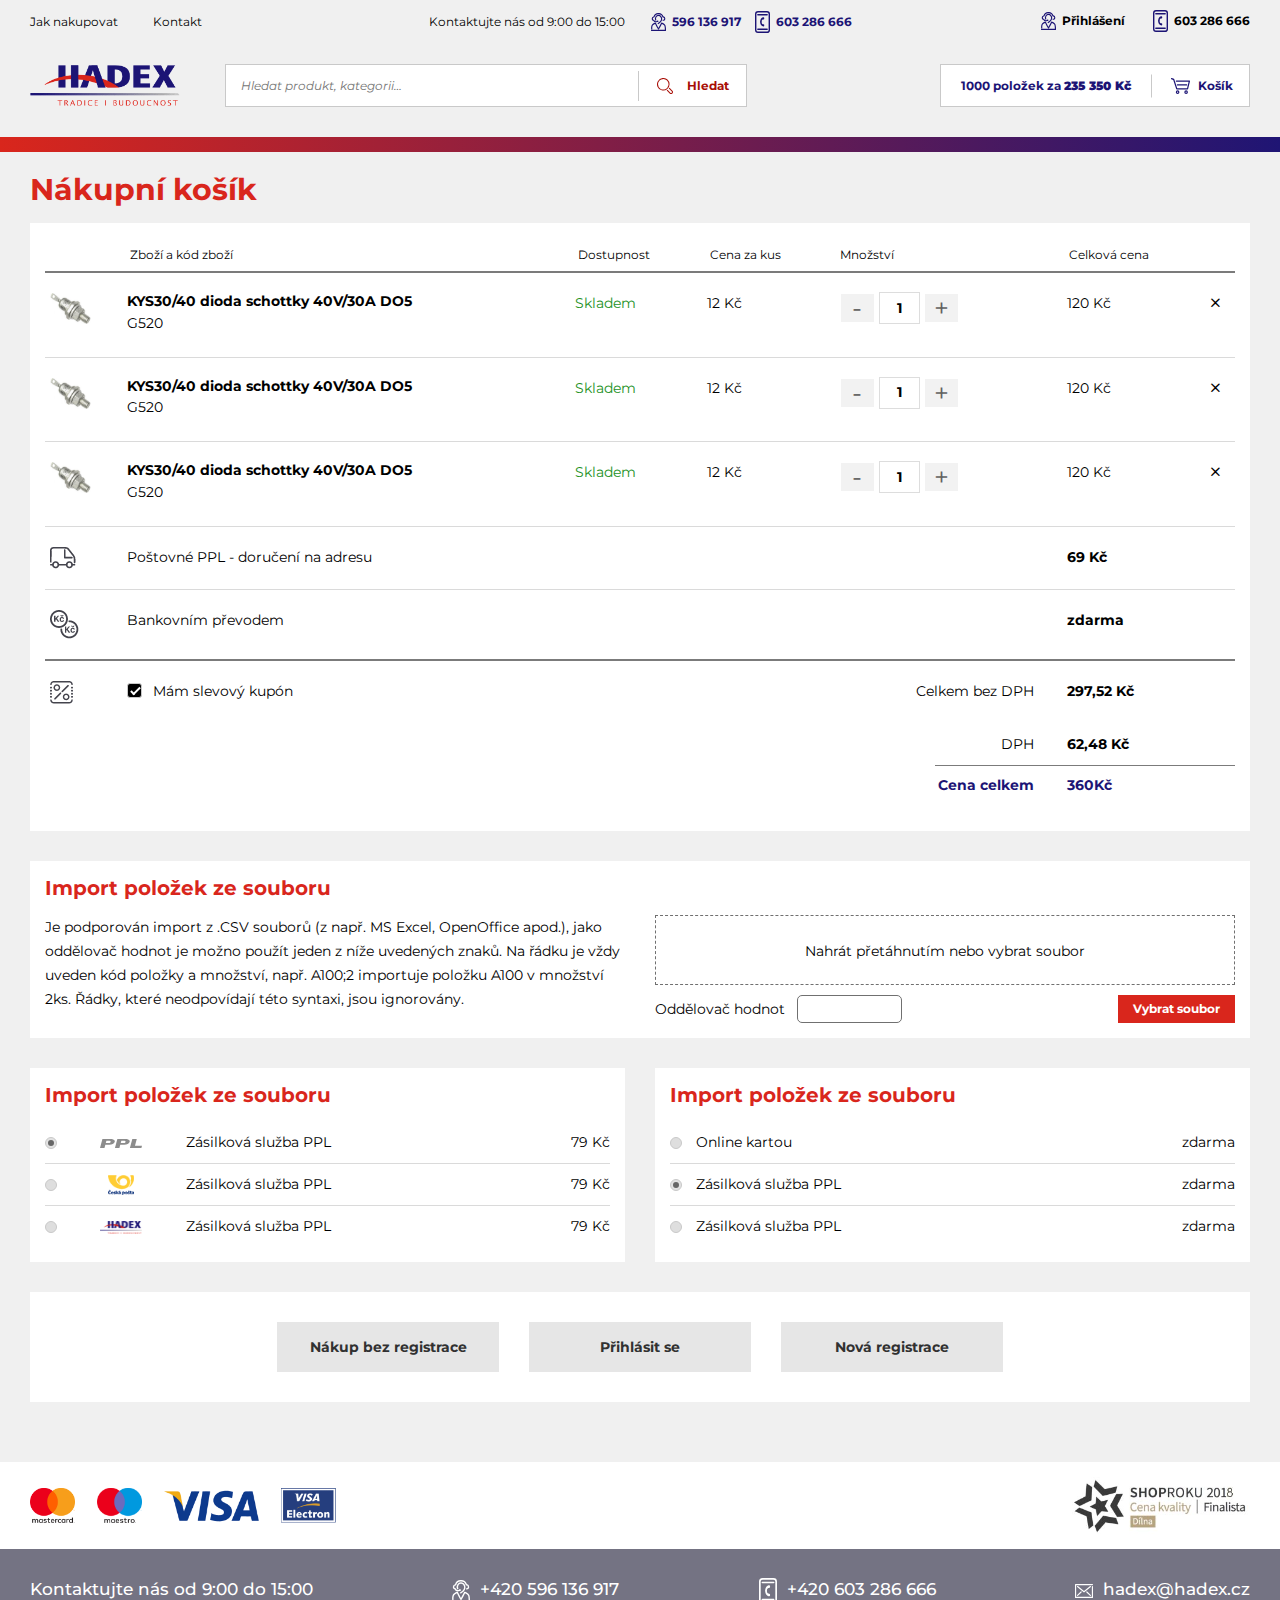
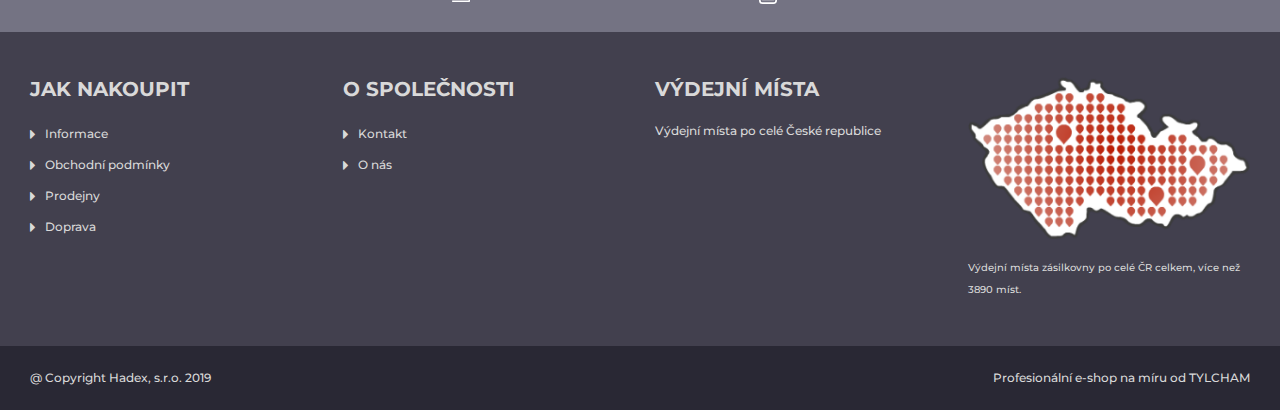
<file: hadex-table.html>
<!doctype html>
<html lang="en">

<head>
    <!--====== Required meta tags ======-->
    <meta charset="utf-8">
    <meta http-equiv="x-ua-compatible" content="ie=edge">
    <meta name="description" content="">
    <meta name="viewport" content="width=device-width, initial-scale=1, shrink-to-fit=no">

    <!--====== Title ======-->
    <title>Document</title>

    <!--====== Favicon Icon ======-->
    <link rel="shortcut icon" href="images/favicon.ico" type="image/png">

    <!--====== Bootstrap css ======-->
    <link rel="stylesheet" href="assets/css/bootstrap.min.css">

    <!--====== Fontawesome css ======-->
    <link rel="stylesheet" href="assets/css/all.min.css">

    <!--====== Plugins css ======-->
    <link rel="stylesheet" href="assets/css/slick.css">
    <link rel="stylesheet" href="assets/css/nice-select.css">
    <link rel="stylesheet" href="assets/css/magnific-popup.css">
    <link rel="stylesheet" href="assets/css/nouislider.min.css">

    <!--====== Utilities css ======-->
    <link rel="stylesheet" href="assets/css/Util.css">

    <!--====== Main css ======-->
    <link rel="stylesheet" href="assets/css/main.css">

    <!--====== Responsive css ======-->
    <link rel="stylesheet" href="assets/css/responsive.css">


</head>

<body>

    <div class="off-canvas-menu-wrap">
        <ul class="off-canvas-menu">
            <li><a href="#">Jak nakupovat</a></li>
            <li><a href="#">Kontakt</a></li>
            <li><a href="#"><img src="assets/img/ht-1.svg" alt=""> 596 136 917</a></li>
            <li><a href="#"><img src="assets/img/ht-2.svg" alt=""> 603 286 666</a></li>
        </ul>
        <div class="cls-off-canvas-menu">
            <i class="fal fa-times"></i>
        </div>
    </div>
    <div class="off-canvas-overlay"></div>

    <header class="header-area">
        <div class="header-top-area">
            <div class="container">
                <div class="row">
                    <div class="col-lg-3 d-none d-lg-flex align-items-center">
                        <ul class="header-top-link">
                            <li><a href="#">Jak nakupovat</a></li>
                            <li><a href="#">Kontakt</a></li>
                        </ul>
                    </div>
                    <div class="col-lg-6 d-none d-lg-block">
                        <div class="header-top-middle-content">
                            <p>Kontaktujte nás od 9:00 do 15:00</p>
                            <ul class="header-ct-links">
                                <li><a href="#"><img src="assets/img/ht-1.svg" alt=""> 596 136 917</a></li>
                                <li><a href="#"><img src="assets/img/ht-2.svg" alt=""> 603 286 666</a></li>
                            </ul>
                        </div>
                    </div>
                    <div class="col-lg-3">
                        <ul class="header-ct-links header-right">
                            <li><a href="#"><img src="assets/img/ht-1.svg" alt=""> <span class="black">Přihlášení</span></a></li>
                            <li><a href="#"><img src="assets/img/ht-2.svg" alt=""> <span class="black">603 286 666</span></a></li>
                        </ul>
                    </div>
                </div>
            </div>
        </div> <!--./header-top-area -->
        <div class="header-bottom-area">
            <div class="container">
                <div class="row">
                    <div class="col-3 d-lg-none d-xl-none d-flex align-items-center">
                        <div class="toggle-bar"><i class="far fa-bars"></i></div>
                    </div>
                    <div class="col-lg-8 col-5">
                        <div class="header-logo-part">
                            <a href="#" class="logo"><img src="assets/img/logo.svg" alt=""></a>
                            <div class="search-box d-none d-lg-block">
                                <form action="#">
                                    <div class="input-inside">
                                        <input type="text" placeholder="Hledat produkt, kategorii…">
                                        <div class="search-clicked-btn"><img src="assets/img/search-red-icon.svg" alt=""> <span>Hledat</span></div>
                                    </div>
                                </form>
                            </div>
                        </div>
                    </div>
                    <div class="col-lg-4 col-4">
                        <div class="cart-part-wrap">
                            <ul class="cart-ul">
                                <li><a href="#">1000 položek za <strong>235 350 Kč</strong></a>
                                    <ul class="tooltipp">
                                        <div class="toltip-wrap">
                                            Nakupte ještě za 999,00 Kč 
                                            a dopravu máte <strong>zdarma</strong>
                                        </div>
                                    </ul>
                                </li>
                                <li class="shopping-cart"><a href="#"><img src="assets/img/cart.svg" alt=""> <span>Košík</span></a></li>
                            </ul>
                        </div>
                    </div>
                </div>
            </div>
        </div> <!-- ./header-bottom-area -->
    </header>
    <div class="linear-bar"></div>


    <!-- Mobile Category Menu Markup Start  -->
    <div class="mobile-categores-area d-lg-none d-xl-none">
        <div class="container">
            <div class="mobile-categories">
                <div class="search-box for-mobile" id="mobile-search-box">
                    <form action="#">
                        <div class="input-inside">
                            <input type="text" placeholder="Hledat produkt, kategorii…">
                            <div class="search-clicked-btn"><img src="assets/img/search-red-icon.svg" alt=""> <span>Hledat</span></div>
                        </div>
                    </form>
                </div>
                <div class="categoreis-trigger">Kategorie</div>
                <button class="search-trigger"><img src="assets/img/search-red-icon.svg" alt=""></button>
        
        
                <div class="sidebar-wrapper" id="mobile-categori-dropdown">
                    <div class="sidebar-wrap-inner">
                        <ul class="sidebar-menu">
                            <li><a href="#">Antény, Paraboly, DVB-T, TV</a></li>
                            <li><a href="#">Alarmy, Kamery, Čidla</a></li>
                            <li><a href="#">Auto, Moto, Kolo, Camping</a></li>
                            <li><a href="#">Dálková ovládání</a></li>
                            <li><a href="#">Domácnost a zahrada</a></li>
                            <li class="active"><a data-toggle="collapse" href="#collapseEx1" role="button" aria-expanded="false" aria-controls="collapseEx1">Elektronické součastky</a>
                                <ul class="mega-menu-wrap collapse" id="collapseEx1">
                                    <li>
                                        <div class="mega-menu-content-wrap">
                                            <div class="row">
                                                <div class="col-lg-4 col-md-6 mb-30">
                                                    <article class="article">
                                                        <div class="article-img">
                                                            <img src="assets/img/m-i-1.svg" alt="">
                                                        </div>
                                                        <div class="article-content">
                                                            <h5><a href="#">Cuprextit, kontaktní pole</a></h5>
                                                            <p>Cuprextit, Nepájivá kontaktní pole
                                                            Pájivá kontaktní pole</p>
                                                        </div>
                                                    </article>
                                                </div>
                                                <div class="col-lg-4 col-md-6 mb-30">
                                                    <article class="article">
                                                        <div class="article-img">
                                                            <img src="assets/img/m-i-2.svg" alt="">
                                                        </div>
                                                        <div class="article-content">
                                                            <h5><a href="#">Cuprextit, kontaktní pole</a></h5>
                                                            <p>Cuprextit, Nepájivá kontaktní pole
                                                            Pájivá kontaktní pole</p>
                                                        </div>
                                                    </article>
                                                </div>
                                                <div class="col-lg-4 col-md-6 mb-30">
                                                    <article class="article">
                                                        <div class="article-img">
                                                            <img src="assets/img/m-i-1.svg" alt="">
                                                        </div>
                                                        <div class="article-content">
                                                            <h5><a href="#">Cuprextit, kontaktní pole</a></h5>
                                                            <p>Cuprextit, Nepájivá kontaktní pole
                                                            Pájivá kontaktní pole</p>
                                                        </div>
                                                    </article>
                                                </div>
                                                <div class="col-lg-4 col-md-6 mb-30">
                                                    <article class="article">
                                                        <div class="article-img">
                                                            <img src="assets/img/m-i-1.svg" alt="">
                                                        </div>
                                                        <div class="article-content">
                                                            <h5><a href="#">Cuprextit, kontaktní pole</a></h5>
                                                            <p>Cuprextit, Nepájivá kontaktní pole
                                                            Pájivá kontaktní pole</p>
                                                        </div>
                                                    </article>
                                                </div>
                                                <div class="col-lg-4 col-md-6 mb-30">
                                                    <article class="article">
                                                        <div class="article-img">
                                                            <img src="assets/img/m-i-2.svg" alt="">
                                                        </div>
                                                        <div class="article-content">
                                                            <h5><a href="#">Cuprextit, kontaktní pole</a></h5>
                                                            <p>Cuprextit, Nepájivá kontaktní pole
                                                            Pájivá kontaktní pole</p>
                                                        </div>
                                                    </article>
                                                </div>
                                                <div class="col-lg-4 col-md-6 mb-30">
                                                    <article class="article">
                                                        <div class="article-img">
                                                            <img src="assets/img/m-i-1.svg" alt="">
                                                        </div>
                                                        <div class="article-content">
                                                            <h5><a href="#">Cuprextit, kontaktní pole</a></h5>
                                                            <p>Cuprextit, Nepájivá kontaktní pole
                                                            Pájivá kontaktní pole</p>
                                                        </div>
                                                    </article>
                                                </div>
                                                <div class="col-lg-4 col-md-6 mb-30">
                                                    <article class="article">
                                                        <div class="article-img">
                                                            <img src="assets/img/m-i-1.svg" alt="">
                                                        </div>
                                                        <div class="article-content">
                                                            <h5><a href="#">Cuprextit, kontaktní pole</a></h5>
                                                            <p>Cuprextit, Nepájivá kontaktní pole
                                                            Pájivá kontaktní pole</p>
                                                        </div>
                                                    </article>
                                                </div>
                                                <div class="col-lg-4 col-md-6 mb-30">
                                                    <article class="article">
                                                        <div class="article-img">
                                                            <img src="assets/img/m-i-2.svg" alt="">
                                                        </div>
                                                        <div class="article-content">
                                                            <h5><a href="#">Cuprextit, kontaktní pole</a></h5>
                                                            <p>Cuprextit, Nepájivá kontaktní pole
                                                            Pájivá kontaktní pole</p>
                                                        </div>
                                                    </article>
                                                </div>
                                                <div class="col-lg-4 col-md-6 mb-30">
                                                    <article class="article">
                                                        <div class="article-img">
                                                            <img src="assets/img/m-i-1.svg" alt="">
                                                        </div>
                                                        <div class="article-content">
                                                            <h5><a href="#">Cuprextit, kontaktní pole</a></h5>
                                                            <p>Cuprextit, Nepájivá kontaktní pole
                                                            Pájivá kontaktní pole</p>
                                                        </div>
                                                    </article>
                                                </div>
                                                <div class="col-lg-4 col-md-6 mb-30">
                                                    <article class="article">
                                                        <div class="article-img">
                                                            <img src="assets/img/m-i-1.svg" alt="">
                                                        </div>
                                                        <div class="article-content">
                                                            <h5><a href="#">Cuprextit, kontaktní pole</a></h5>
                                                            <p>Cuprextit, Nepájivá kontaktní pole
                                                            Pájivá kontaktní pole</p>
                                                        </div>
                                                    </article>
                                                </div>
                                                <div class="col-lg-4 col-md-6 mb-30">
                                                    <article class="article">
                                                        <div class="article-img">
                                                            <img src="assets/img/m-i-2.svg" alt="">
                                                        </div>
                                                        <div class="article-content">
                                                            <h5><a href="#">Cuprextit, kontaktní pole</a></h5>
                                                            <p>Cuprextit, Nepájivá kontaktní pole
                                                            Pájivá kontaktní pole</p>
                                                        </div>
                                                    </article>
                                                </div>
                                                <div class="col-lg-4 col-md-6 mb-30">
                                                    <article class="article">
                                                        <div class="article-img">
                                                            <img src="assets/img/m-i-1.svg" alt="">
                                                        </div>
                                                        <div class="article-content">
                                                            <h5><a href="#">Cuprextit, kontaktní pole</a></h5>
                                                            <p>Cuprextit, Nepájivá kontaktní pole
                                                            Pájivá kontaktní pole</p>
                                                        </div>
                                                    </article>
                                                </div>
                                                <div class="col-lg-4 col-md-6 mb-30">
                                                    <article class="article">
                                                        <div class="article-img">
                                                            <img src="assets/img/m-i-1.svg" alt="">
                                                        </div>
                                                        <div class="article-content">
                                                            <h5><a href="#">Cuprextit, kontaktní pole</a></h5>
                                                            <p>Cuprextit, Nepájivá kontaktní pole
                                                            Pájivá kontaktní pole</p>
                                                        </div>
                                                    </article>
                                                </div>
                                                <div class="col-lg-4 col-md-6 mb-30">
                                                    <article class="article">
                                                        <div class="article-img">
                                                            <img src="assets/img/m-i-2.svg" alt="">
                                                        </div>
                                                        <div class="article-content">
                                                            <h5><a href="#">Cuprextit, kontaktní pole</a></h5>
                                                            <p>Cuprextit, Nepájivá kontaktní pole
                                                            Pájivá kontaktní pole</p>
                                                        </div>
                                                    </article>
                                                </div>
                                                <div class="col-lg-4 col-md-6 mb-30">
                                                    <article class="article">
                                                        <div class="article-img">
                                                            <img src="assets/img/m-i-1.svg" alt="">
                                                        </div>
                                                        <div class="article-content">
                                                            <h5><a href="#">Cuprextit, kontaktní pole</a></h5>
                                                            <p>Cuprextit, Nepájivá kontaktní pole
                                                            Pájivá kontaktní pole</p>
                                                        </div>
                                                    </article>
                                                </div>
                                                <div class="col-lg-4 col-md-6 mb-30">
                                                    <article class="article">
                                                        <div class="article-img">
                                                            <img src="assets/img/m-i-1.svg" alt="">
                                                        </div>
                                                        <div class="article-content">
                                                            <h5><a href="#">Cuprextit, kontaktní pole</a></h5>
                                                            <p>Cuprextit, Nepájivá kontaktní pole
                                                            Pájivá kontaktní pole</p>
                                                        </div>
                                                    </article>
                                                </div>
                                                <div class="col-lg-4 col-md-6 mb-30">
                                                    <article class="article">
                                                        <div class="article-img">
                                                            <img src="assets/img/m-i-2.svg" alt="">
                                                        </div>
                                                        <div class="article-content">
                                                            <h5><a href="#">Cuprextit, kontaktní pole</a></h5>
                                                            <p>Cuprextit, Nepájivá kontaktní pole
                                                            Pájivá kontaktní pole</p>
                                                        </div>
                                                    </article>
                                                </div>
                                                <div class="col-lg-4 col-md-6 mb-30">
                                                    <article class="article">
                                                        <div class="article-img">
                                                            <img src="assets/img/m-i-1.svg" alt="">
                                                        </div>
                                                        <div class="article-content">
                                                            <h5><a href="#">Cuprextit, kontaktní pole</a></h5>
                                                            <p>Cuprextit, Nepájivá kontaktní pole
                                                            Pájivá kontaktní pole</p>
                                                        </div>
                                                    </article>
                                                </div>
                                                <div class="col-lg-4 col-md-6 mb-30">
                                                    <article class="article">
                                                        <div class="article-img">
                                                            <img src="assets/img/m-i-1.svg" alt="">
                                                        </div>
                                                        <div class="article-content">
                                                            <h5><a href="#">Cuprextit, kontaktní pole</a></h5>
                                                            <p>Cuprextit, Nepájivá kontaktní pole
                                                            Pájivá kontaktní pole</p>
                                                        </div>
                                                    </article>
                                                </div>
                                                <div class="col-lg-4 col-md-6 mb-30">
                                                    <article class="article">
                                                        <div class="article-img">
                                                            <img src="assets/img/m-i-2.svg" alt="">
                                                        </div>
                                                        <div class="article-content">
                                                            <h5><a href="#">Cuprextit, kontaktní pole</a></h5>
                                                            <p>Cuprextit, Nepájivá kontaktní pole
                                                            Pájivá kontaktní pole</p>
                                                        </div>
                                                    </article>
                                                </div>
                                                <div class="col-lg-4 col-md-6 mb-30">
                                                    <article class="article">
                                                        <div class="article-img">
                                                            <img src="assets/img/m-i-1.svg" alt="">
                                                        </div>
                                                        <div class="article-content">
                                                            <h5><a href="#">Cuprextit, kontaktní pole</a></h5>
                                                            <p>Cuprextit, Nepájivá kontaktní pole
                                                            Pájivá kontaktní pole Cuprextit, Nepájivá kontaktní pole
                                                            Pájivá kontaktní pol uprextit, Nepájivá kontaktní pole
                                                            Pájivá kontaktní pol</p>
                                                        </div>
                                                    </article>
                                                </div>
                                            </div>
                                        </div>
                                    </li>
                                </ul>
                            </li>
                            <li><a href="#">El. stavebnice, Arduino</a></li>
                            <li><a href="#">Energie</a></li>
                            <li><a href="#">Instalace a konstrukce</a></li>
                            <li><a href="#">Kabely, Konektory, Bužírky</a></li>
                            <li><a href="#">Měření, Regulace, Hodiny</a></li>
                            <li><a href="#">Nářadí, Pájení, Chemie</a></li>
                            <li><a href="#">Osvětlení</a></li>
                            <li><a href="#">Ozvučení</a></li>
                            <li><a href="#">Příslušenství PC, 3D Tisk</a></li>
                            <li><a href="#">Spojovací a vázací materiál</a></li>
                            <li><a href="#">Ultrazvukové čističky</a></li>
                            <li><a href="#">Zboží použité a z reklamací</a></li>
                        </ul>
                    </div>
                </div>
                
            </div>
        </div>
    </div>
    <!-- Mobile Category Menu Markup End  -->

    <main>
        <div class="main-content-area">
            <div class="container">
                <div class="row">
                    <div class="col-12">
                        <div class="main-content-wrapper">
                            <h3 class="secondary-title">Nákupní košík</h3>
                            <div class="product-table-mobile-view d-lg-none">
                                <div class="product-table-mobile-v-content">
                                    <div class="single-v-product">
                                        <div class="v-title">
                                            <h4>KYS30/40 dioda schottky 40V/30A DO5</h4>
                                            <span class="del-row"><i class="fal fa-times"></i></span>
                                        </div>
                                        <div class="v-product-and-details">
                                            <div class="v-left-details">
                                                <div class="v-pd-img">
                                                    <img src="assets/img/product-5.png" alt="">
                                                </div>
                                                <p>Kód zboží: G520</p>
                                                <p>Dostupnost: <span class="green">Skladem</span></p>
                                            </div>

                                            <div class="v-right-details">
                                                <div class="p-counter style-2 in-td">
                                                    <button class="cmn-design minus-btn">-</button>
                                                    <span class="final-value">1</span>
                                                    <button class="cmn-design plus-btn">+</button>
                                                    </div>
                                                <p>Cena za ks <br>
                                                    <strong>12 Kč</strong></p>
                                                <p>Celkem s DPH <br>
                                                    <strong>120 Kč</strong></p>
                                            </div>
                                        </div>
                                    </div> <!-- ./single-v-product -->
                                    <div class="single-v-product">
                                        <div class="v-title">
                                            <h4>KYS30/40 dioda schottky 40V/30A DO5</h4>
                                            <span class="del-row"><i class="fal fa-times"></i></span>
                                        </div>
                                        <div class="v-product-and-details">
                                            <div class="v-left-details">
                                                <div class="v-pd-img">
                                                    <img src="assets/img/product-5.png" alt="">
                                                </div>
                                                <p>Kód zboží: G520</p>
                                                <p>Dostupnost: <span class="green">Skladem</span></p>
                                            </div>

                                            <div class="v-right-details">
                                                <div class="p-counter style-2 in-td">
                                                    <button class="cmn-design minus-btn">-</button>
                                                    <span class="final-value">1</span>
                                                    <button class="cmn-design plus-btn">+</button>
                                                    </div>
                                                <p>Cena za ks <br>
                                                    <strong>12 Kč</strong></p>
                                                <p>Celkem s DPH <br>
                                                    <strong>120 Kč</strong></p>
                                            </div>
                                        </div>
                                    </div> <!-- ./single-v-product -->
                                    <div class="single-v-product">
                                        <div class="v-title">
                                            <h4>KYS30/40 dioda schottky 40V/30A DO5</h4>
                                            <span class="del-row"><i class="fal fa-times"></i></span>
                                        </div>
                                        <div class="v-product-and-details">
                                            <div class="v-left-details">
                                                <div class="v-pd-img">
                                                    <img src="assets/img/product-5.png" alt="">
                                                </div>
                                                <p>Kód zboží: G520</p>
                                                <p>Dostupnost: <span class="green">Skladem</span></p>
                                            </div>

                                            <div class="v-right-details">
                                                <div class="p-counter style-2 in-td">
                                                    <button class="cmn-design minus-btn">-</button>
                                                    <span class="final-value">1</span>
                                                    <button class="cmn-design plus-btn">+</button>
                                                    </div>
                                                <p>Cena za ks <br>
                                                    <strong>12 Kč</strong></p>
                                                <p>Celkem s DPH <br>
                                                    <strong>120 Kč</strong></p>
                                            </div>
                                        </div>
                                    </div> <!-- ./single-v-product -->
                                    <div class="single-v-product">
                                        <div class="v-title">
                                            <h4>KYS30/40 dioda schottky 40V/30A DO5</h4>
                                            <span class="del-row"><i class="fal fa-times"></i></span>
                                        </div>
                                        <div class="v-product-and-details">
                                            <div class="v-left-details">
                                                <div class="v-pd-img">
                                                    <img src="assets/img/product-5.png" alt="">
                                                </div>
                                                <p>Kód zboží: G520</p>
                                                <p>Dostupnost: <span class="green">Skladem</span></p>
                                            </div>

                                            <div class="v-right-details">
                                                <div class="p-counter style-2 in-td">
                                                    <button class="cmn-design minus-btn">-</button>
                                                    <span class="final-value">1</span>
                                                    <button class="cmn-design plus-btn">+</button>
                                                    </div>
                                                <p>Cena za ks <br>
                                                    <strong>12 Kč</strong></p>
                                                <p>Celkem s DPH <br>
                                                    <strong>120 Kč</strong></p>
                                            </div>
                                        </div>
                                    </div> <!-- ./single-v-product -->
                                </div> 

                                <div class="v-product-total-des">
                                    <div class="v-p-row">
                                        <p><img src="assets/img/pp-2.png" alt=""> Poštovné PPL - doručení na adresu</p>
                                        <p><strong>69 Kč</strong></p>
                                    </div>
                                    <div class="v-p-row">
                                        <p><img src="assets/img/pp-3.png" alt=""> Bankovním převodem</p>
                                        <p><strong>zdarma</strong></p>
                                    </div>
                                    <div class="v-p-row">
                                        <div class="mobile-checkbox">
                                            <label class="checkBox">Mám slevový kupón
                                                <input type="checkbox" checked="checked">
                                                <span class="checkmark"></span>
                                            </label>
                                        </div>
                                    </div>

                                    <div class="v-p-g-wrap">
                                        <div class="g-row">
                                            <p>Celkem bez DPH</p>
                                            <strong>297,52 Kč</strong>
                                        </div>
                                        <div class="g-row">
                                            <p>DPH</p>
                                            <strong>62,48 Kč</strong>
                                        </div>
                                        <div class="g-row bold">
                                            <strong>Cena celkem</strong>
                                            <strong>360Kč</strong>
                                        </div>
                                    </div>
                                </div>
                            </div> <!-- ./product-table-mobile-view -->

                            <div class="product-table-wrapper d-none d-lg-block mb-30">
                                <table class="table product-table">
                                    <thead>
                                        <tr>
                                            <th></th>
                                            <th>Zboží a kód zboží</th>
                                            <th>Dostupnost</th>
                                            <th>Cena za kus</th>
                                            <th>Množství</th>
                                            <th>Celková cena</th>
                                            <th></th>
                                        </tr>
                                    </thead>
                                    <tbody>
                                        <tr class="two-pixels-border">
                                            <td><div class="t-p-img"><img src="assets/img/pp-1.png" alt=""></div></td>
                                            <td><h4 class="t-pd-title">KYS30/40 dioda schottky 40V/30A DO5 <span>G520</span></h4></td>
                                            <td><span class="green">Skladem</span></td>
                                            <td>12 Kč</td>
                                            <td>
                                                <div class="p-counter style-2 in-td">
                                                <button class="cmn-design minus-btn">-</button>
                                                <span class="final-value">1</span>
                                                <button class="cmn-design plus-btn">+</button>
                                                </div>
                                            </td>
                                            <td>120 Kč
                                            </td>
                                            <td><span class="del-row"><i class="fal fa-times"></i></span></td>
                                        </tr>
                                        <tr>
                                            <td><div class="t-p-img"><img src="assets/img/pp-1.png" alt=""></div></td>
                                            <td><h4 class="t-pd-title">KYS30/40 dioda schottky 40V/30A DO5 <span>G520</span></h4></td>
                                            <td><span class="green">Skladem</span></td>
                                            <td>12 Kč</td>
                                            <td>
                                                <div class="p-counter style-2 in-td">
                                                <button class="cmn-design minus-btn">-</button>
                                                <span class="final-value">1</span>
                                                <button class="cmn-design plus-btn">+</button>
                                                </div>
                                            </td>
                                            <td>120 Kč
                                            </td>
                                            <td><span class="del-row"><i class="fal fa-times"></i></span></td>
                                        </tr>
                                        <tr>
                                            <td><div class="t-p-img"><img src="assets/img/pp-1.png" alt=""></div></td>
                                            <td><h4 class="t-pd-title">KYS30/40 dioda schottky 40V/30A DO5 <span>G520</span></h4></td>
                                            <td><span class="green">Skladem</span></td>
                                            <td>12 Kč</td>
                                            <td>
                                                <div class="p-counter style-2 in-td">
                                                <button class="cmn-design minus-btn">-</button>
                                                <span class="final-value">1</span>
                                                <button class="cmn-design plus-btn">+</button>
                                                </div>
                                            </td>
                                            <td>120 Kč
                                            </td>
                                            <td><span class="del-row"><i class="fal fa-times"></i></span></td>
                                        </tr>
                                        <tr>
                                            <td><div class="t-p-img"><img src="assets/img/pp-2.png" alt=""></div></td>
                                            <td colspan="4">Poštovné PPL - doručení na adresu</td>
                                            <td colspan="2"><strong>69 Kč</strong></td>
                                        </tr>
                                        <tr>
                                            <td><div class="t-p-img"><img src="assets/img/pp-3.png" alt=""></div></td>
                                            <td colspan="4">Bankovním převodem</td>
                                            <td colspan="2"><strong>zdarma</strong></td>
                                        </tr>
                                        <tr class="two-pixels-border">
                                            <td><div class="t-p-img"><img src="assets/img/pp-4.png" alt=""></div></td>
                                            <td colspan="3"><label class="checkBox">Mám slevový kupón
                                                <input type="checkbox" checked="checked">
                                                <span class="checkmark"></span>
                                              </label></td>
                                            <td class="text-right ml-15">Celkem bez DPH</td>
                                            <td colspan="2"><strong>297,52 Kč</strong></td>
                                        </tr>
                                        <tr class="no-border">
                                            <td colspan="5" class="text-right ml-15">DPH</td>
                                            <td colspan="2"><strong>62,48 Kč</strong></td>
                                        </tr>
                                        <tr class="no-border after-pseudo">
                                            <td colspan="5"><strong class="blue">Cena celkem</strong></td>
                                            <td colspan="2"><strong class="blue">360Kč</strong></td>
                                        </tr>
                                    </tbody>
                                </table>
                            </div>

                            <div class="similar-box d-none d-lg-block mb-30">
                                <h4>Import položek ze souboru</h4>
                                <div class="row">
                                    <div class="col-xl-6">
                                        <div class="similar-para">
                                            <p>Je podporován import z .CSV souborů (z např. MS Excel, OpenOffice apod.), jako oddělovač hodnot je možno použít jeden z níže uvedených znaků. 
                                                Na řádku je vždy uveden kód položky a množství, např. A100;2 importuje položku A100 v množství 2ks. Řádky, které neodpovídají této syntaxi, jsou ignorovány.</p>
                                        </div>
                                    </div>
                                    <div class="col-xl-6">
                                        <div class="rg-sha-box">
                                            <span class="dashed-border">Nahrát přetáhnutím nebo vybrat soubor</span>
                                        </div>
                                        <div class="flex-form">
                                            <p class="navigate-number-input">Oddělovač hodnot <input type="number"></p>
                                            <a href="#" class="box-btn">Vybrat soubor</a>
                                        </div>
                                    </div>
                                </div>
                            </div>

                            <div class="p-method-select">
                                <div class="row">
                                    <div class="col-lg-6 mb-30">
                                        <div class="similar-box">
                                            <h4>Import položek ze souboru</h4>
                                            <div class="three-radio-box">
                                                <div class="per-radio-row">
                                                    <label class="checkBox radio-check">

                                                        <div class="payment-method-logo-wrapper">
                                                            <div class="p-logo">
                                                                <img src="assets/img/ppl-1.svg" alt="">
                                                            </div>
                                                            <div class="p-name-content">
                                                                <span>Zásilková služba PPL</span>
                                                                <span>79 Kč</span>
                                                            </div>
                                                        </div>
                                                        <input type="radio" name="radio1" checked>
                                                        <span class="checkmark"></span>
                                                      </label>
                                                </div> <!-- ./per-radio-row -->
                                                <div class="per-radio-row">
                                                    <label class="checkBox radio-check">

                                                        <div class="payment-method-logo-wrapper">
                                                            <div class="p-logo">
                                                                <img src="assets/img/ppl-2.svg" alt="">
                                                            </div>
                                                            <div class="p-name-content">
                                                                <span>Zásilková služba PPL</span>
                                                                <span>79 Kč</span>
                                                            </div>
                                                        </div>
                                                        <input type="radio" name="radio1">
                                                        <span class="checkmark"></span>
                                                      </label>
                                                </div> <!-- ./per-radio-row -->
                                                <div class="per-radio-row">
                                                    <label class="checkBox radio-check">

                                                        <div class="payment-method-logo-wrapper">
                                                            <div class="p-logo">
                                                                <img src="assets/img/ppl-3.svg" alt="">
                                                            </div>
                                                            <div class="p-name-content">
                                                                <span>Zásilková služba PPL</span>
                                                                <span>79 Kč</span>
                                                            </div>
                                                        </div>
                                                        <input type="radio" name="radio1">
                                                        <span class="checkmark"></span>
                                                      </label>
                                                </div> <!-- ./per-radio-row -->
                                            </div>
                                        </div>
                                    </div>
                                    <div class="col-lg-6 mb-30">
                                        <div class="similar-box">
                                            <h4>Import položek ze souboru</h4>
                                            <div class="three-radio-box">
                                                <div class="per-radio-row">
                                                    <label class="checkBox radio-check">

                                                        <div class="payment-method-logo-wrapper twin-grid">
                                                            <div class="p-name-content">
                                                                <span>Online kartou</span>
                                                                <span>zdarma</span>
                                                            </div>
                                                        </div>
                                                        <input type="radio" name="radio2">
                                                        <span class="checkmark"></span>
                                                      </label>
                                                </div> <!-- ./per-radio-row -->
                                                <div class="per-radio-row">
                                                    <label class="checkBox radio-check">

                                                        <div class="payment-method-logo-wrapper twin-grid">
                                                            <div class="p-name-content">
                                                                <span>Zásilková služba PPL</span>
                                                                <span>zdarma</span>
                                                            </div>
                                                        </div>
                                                        <input type="radio" name="radio2" checked>
                                                        <span class="checkmark"></span>
                                                      </label>
                                                </div> <!-- ./per-radio-row -->
                                                <div class="per-radio-row">
                                                    <label class="checkBox radio-check">

                                                        <div class="payment-method-logo-wrapper twin-grid">
                                                            <div class="p-name-content">
                                                                <span>Zásilková služba PPL</span>
                                                                <span>zdarma</span>
                                                            </div>
                                                        </div>
                                                        <input type="radio" name="radio2">
                                                        <span class="checkmark"></span>
                                                      </label>
                                                </div> <!-- ./per-radio-row -->
                                            </div>
                                        </div>
                                    </div>
                                </div>
                            </div> <!-- ./p-method-select -->

                            <div class="bottom-there-btns mb-30">
                                <a href="#" class="box-btn fix-w">Nákup bez registrace</a>
                                <a href="#" class="box-btn fix-w">Přihlásit se</a>
                                <a href="#" class="box-btn fix-w">Nová registrace</a>
                            </div>
                        </div> <!-- ./main-content-wrapper -->
                    </div>
                </div>
            </div>
        </div> <!-- ./main-content-area -->
    </main>

    
    <footer>
        <div class="card-area">
            <div class="container">
                <div class="row">
                    <div class="col-12">
                        <div class="card-outer-wrap">
                            <div class="card-wrapper">
                                <div class="card-item">
                                    <img src="assets/img/card-1.png" alt="">
                                </div>
                                <div class="card-item">
                                    <img src="assets/img/card-2.png" alt="">
                                </div>
                                <div class="card-item">
                                    <img src="assets/img/card-3.png" alt="">
                                </div>
                                <div class="card-item">
                                    <img src="assets/img/card-4.png" alt="">
                                </div>
                            </div> <!-- ./card-wrapper -->
                            <div class="vendor-logo">
                                <a href="#"><img src="assets/img/vendor-logo-1.png" alt=""></a>
                            </div>
                        </div>
                    </div>
                </div>
            </div>
        </div> <!-- ./card-area -->

        <div class="ft-contact-area">
            <div class="container">
                <div class="row">
                    <div class="col-12">
                        <ul class="ft-contact-wrap">
                            <li><a href="#">Kontaktujte nás od 9:00 do 15:00</a></li>
                            <li><a href="#"><img src="assets/img/i-1.svg" alt="">+420 596 136 917</a></li>
                            <li><a href="#"><img src="assets/img/i-2.svg" alt="">+420 603 286 666</a></li>
                            <li><a href="#"><img src="assets/img/i-3.svg" alt="">hadex@hadex.cz</a></li>
                        </ul>
                    </div>
                </div>
            </div>
        </div> <!-- ./ft-contact-area -->

        <div class="footer-widget-area">
            <div class="container">
                <div class="row">
                    <div class="col-lg-3 col-md-6 mb-30">
                        <div class="footer-widget">
                            <h3>JAK NAKOUPIT</h3>
                            <ul class="ft-links">
                                <li><a href="#">Informace</a></li>
                                <li><a href="#">Obchodní podmínky</a></li>
                                <li><a href="#">Prodejny</a></li>
                                <li><a href="#">Doprava</a></li>
                            </ul>
                        </div>
                    </div>
                    <div class="col-lg-3 col-md-6 mb-30">
                        <div class="footer-widget">
                            <h3>O SPOLEČNOSTI</h3>
                            <ul class="ft-links">
                                <li><a href="#">Kontakt</a></li>
                                <li><a href="#">O nás</a></li>
                            </ul>
                        </div>
                    </div>
                    <div class="col-lg-3 col-md-6 mb-30">
                        <div class="footer-widget">
                            <h3>VÝDEJNÍ MÍSTA</h3>
                            <p>Výdejní místa po celé 
                                České republice</p>
                        </div>
                    </div>
                    <div class="col-lg-3 col-md-6 mb-30">
                        <div class="footer-widget">
                            <div class="map-img">
                                <img src="assets/img/map.png" alt="">
                                <p>Výdejní místa zásilkovny po celé ČR celkem, více než 3890 míst.</p>
                            </div>
                        </div>
                    </div>
                </div>
            </div>
        </div> <!-- ./footer-widget-area -->

        <div class="copyright-area">
            <div class="container">
                <div class="row">
                    <div class="col-12">
                        <div class="copyright-text">
                            <p>@ Copyright Hadex, s.r.o. 2019</p>
                            <p>Profesionální e-shop na míru od TYLCHAM</p>
                        </div>
                    </div>
                </div>
            </div>
        </div>
    </footer>


    <a href="#" class="back-to-top"><i class="fal fa-angle-up"></i></a>

    <!--====== jquery js ======-->
    <script src="assets/js/vendor/modernizr-3.6.0.min.js"></script>
    <script src="assets/js/vendor/jquery-1.12.4.min.js"></script>

    <!--====== Bootstrap js ======-->
    <script src="assets/js/bootstrap.min.js"></script>

    <!--====== Plugins js ======-->
    <script src="assets/js/slick.min.js"></script>
    <script src="assets/js/jquery.nice-select.min.js"></script>
    <script src="assets/js/jquery.magnific-popup.min.js"></script>
    <script src="assets/js/nouislider.js"></script>

    <!--====== Utilites Js =====-->
    <script src="assets/js/Util.js"></script>
    <!--====== Main js ======-->
    <script src="assets/js/main.js"></script>

</body>

</html>
</file>
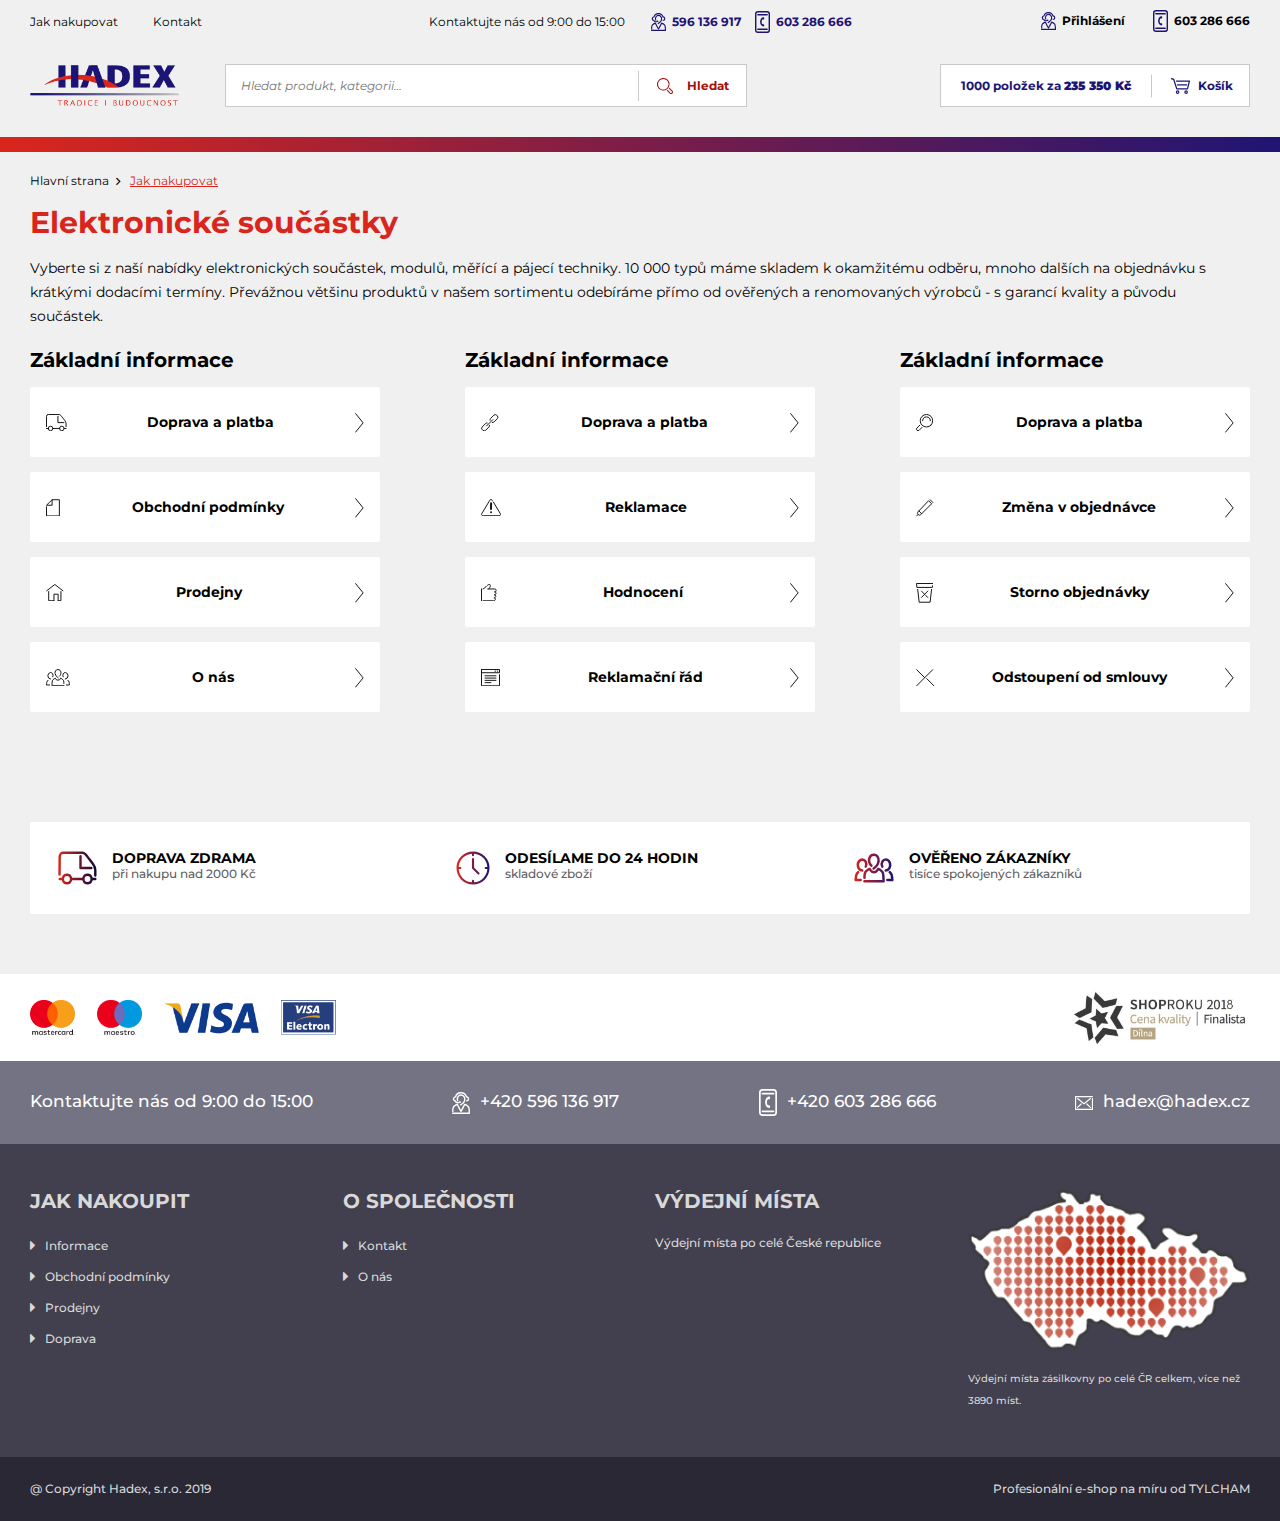
<file: hadex-zak.html>
<!doctype html>
<html lang="en">

<head>
    <!--====== Required meta tags ======-->
    <meta charset="utf-8">
    <meta http-equiv="x-ua-compatible" content="ie=edge">
    <meta name="description" content="">
    <meta name="viewport" content="width=device-width, initial-scale=1, shrink-to-fit=no">

    <!--====== Title ======-->
    <title>Document</title>

    <!--====== Favicon Icon ======-->
    <link rel="shortcut icon" href="images/favicon.ico" type="image/png">

    <!--====== Bootstrap css ======-->
    <link rel="stylesheet" href="assets/css/bootstrap.min.css">

    <!--====== Fontawesome css ======-->
    <link rel="stylesheet" href="assets/css/all.min.css">

    <!--====== Plugins css ======-->
    <link rel="stylesheet" href="assets/css/slick.css">
    <link rel="stylesheet" href="assets/css/nice-select.css">
    <link rel="stylesheet" href="assets/css/magnific-popup.css">
    <link rel="stylesheet" href="assets/css/nouislider.min.css">

    <!--====== Utilities css ======-->
    <link rel="stylesheet" href="assets/css/Util.css">

    <!--====== Main css ======-->
    <link rel="stylesheet" href="assets/css/main.css">

    <!--====== Responsive css ======-->
    <link rel="stylesheet" href="assets/css/responsive.css">


</head>

<body>

    <div class="off-canvas-menu-wrap">
        <ul class="off-canvas-menu">
            <li><a href="#">Jak nakupovat</a></li>
            <li><a href="#">Kontakt</a></li>
            <li><a href="#"><img src="assets/img/ht-1.svg" alt=""> 596 136 917</a></li>
            <li><a href="#"><img src="assets/img/ht-2.svg" alt=""> 603 286 666</a></li>
        </ul>
        <div class="cls-off-canvas-menu">
            <i class="fal fa-times"></i>
        </div>
    </div>
    <div class="off-canvas-overlay"></div>

    <header class="header-area">
        <div class="header-top-area">
            <div class="container">
                <div class="row">
                    <div class="col-lg-3 d-none d-lg-flex align-items-center">
                        <ul class="header-top-link">
                            <li><a href="#">Jak nakupovat</a></li>
                            <li><a href="#">Kontakt</a></li>
                        </ul>
                    </div>
                    <div class="col-lg-6 d-none d-lg-block">
                        <div class="header-top-middle-content">
                            <p>Kontaktujte nás od 9:00 do 15:00</p>
                            <ul class="header-ct-links">
                                <li><a href="#"><img src="assets/img/ht-1.svg" alt=""> 596 136 917</a></li>
                                <li><a href="#"><img src="assets/img/ht-2.svg" alt=""> 603 286 666</a></li>
                            </ul>
                        </div>
                    </div>
                    <div class="col-lg-3">
                        <ul class="header-ct-links header-right">
                            <li><a href="#"><img src="assets/img/ht-1.svg" alt=""> <span class="black">Přihlášení</span></a></li>
                            <li><a href="#"><img src="assets/img/ht-2.svg" alt=""> <span class="black">603 286 666</span></a></li>
                        </ul>
                    </div>
                </div>
            </div>
        </div> <!--./header-top-area -->
        <div class="header-bottom-area">
            <div class="container">
                <div class="row">
                    <div class="col-3 d-lg-none d-xl-none d-flex align-items-center">
                        <div class="toggle-bar"><i class="far fa-bars"></i></div>
                    </div>
                    <div class="col-lg-8 col-5">
                        <div class="header-logo-part">
                            <a href="#" class="logo"><img src="assets/img/logo.svg" alt=""></a>
                            <div class="search-box d-none d-lg-block">
                                <form action="#">
                                    <div class="input-inside">
                                        <input type="text" placeholder="Hledat produkt, kategorii…">
                                        <div class="search-clicked-btn"><img src="assets/img/search-red-icon.svg" alt=""> <span>Hledat</span></div>
                                    </div>
                                </form>
                            </div>
                        </div>
                    </div>
                    <div class="col-lg-4 col-4">
                        <div class="cart-part-wrap">
                            <ul class="cart-ul">
                                <li><a href="#">1000 položek za <strong>235 350 Kč</strong></a>
                                    <ul class="tooltipp">
                                        <div class="toltip-wrap">
                                            Nakupte ještě za 999,00 Kč 
                                            a dopravu máte <strong>zdarma</strong>
                                        </div>
                                    </ul>
                                </li>
                                <li class="shopping-cart"><a href="#"><img src="assets/img/cart.svg" alt=""> <span>Košík</span></a></li>
                            </ul>
                        </div>
                    </div>
                </div>
            </div>
        </div> <!-- ./header-bottom-area -->
    </header>
    <div class="linear-bar"></div>

       <!-- Mobile Category Menu Markup Start  -->
       <div class="mobile-categores-area d-lg-none d-xl-none">
        <div class="container">
            <div class="mobile-categories">
                <div class="search-box for-mobile" id="mobile-search-box">
                    <form action="#">
                        <div class="input-inside">
                            <input type="text" placeholder="Hledat produkt, kategorii…">
                            <div class="search-clicked-btn"><img src="assets/img/search-red-icon.svg" alt=""> <span>Hledat</span></div>
                        </div>
                    </form>
                </div>
                <div class="categoreis-trigger">Kategorie</div>
                <button class="search-trigger"><img src="assets/img/search-red-icon.svg" alt=""></button>
        
        
                <div class="sidebar-wrapper" id="mobile-categori-dropdown">
                    <div class="sidebar-wrap-inner">
                        <ul class="sidebar-menu">
                            <li><a href="#">Antény, Paraboly, DVB-T, TV</a></li>
                            <li><a href="#">Alarmy, Kamery, Čidla</a></li>
                            <li><a href="#">Auto, Moto, Kolo, Camping</a></li>
                            <li><a href="#">Dálková ovládání</a></li>
                            <li><a href="#">Domácnost a zahrada</a></li>
                            <li class="active"><a data-toggle="collapse" href="#collapseEx1" role="button" aria-expanded="false" aria-controls="collapseEx1">Elektronické součastky</a>
                                <ul class="mega-menu-wrap collapse" id="collapseEx1">
                                    <li>
                                        <div class="mega-menu-content-wrap">
                                            <div class="row">
                                                <div class="col-lg-4 col-md-6 mb-30">
                                                    <article class="article">
                                                        <div class="article-img">
                                                            <img src="assets/img/m-i-1.svg" alt="">
                                                        </div>
                                                        <div class="article-content">
                                                            <h5><a href="#">Cuprextit, kontaktní pole</a></h5>
                                                            <p>Cuprextit, Nepájivá kontaktní pole
                                                            Pájivá kontaktní pole</p>
                                                        </div>
                                                    </article>
                                                </div>
                                                <div class="col-lg-4 col-md-6 mb-30">
                                                    <article class="article">
                                                        <div class="article-img">
                                                            <img src="assets/img/m-i-2.svg" alt="">
                                                        </div>
                                                        <div class="article-content">
                                                            <h5><a href="#">Cuprextit, kontaktní pole</a></h5>
                                                            <p>Cuprextit, Nepájivá kontaktní pole
                                                            Pájivá kontaktní pole</p>
                                                        </div>
                                                    </article>
                                                </div>
                                                <div class="col-lg-4 col-md-6 mb-30">
                                                    <article class="article">
                                                        <div class="article-img">
                                                            <img src="assets/img/m-i-1.svg" alt="">
                                                        </div>
                                                        <div class="article-content">
                                                            <h5><a href="#">Cuprextit, kontaktní pole</a></h5>
                                                            <p>Cuprextit, Nepájivá kontaktní pole
                                                            Pájivá kontaktní pole</p>
                                                        </div>
                                                    </article>
                                                </div>
                                                <div class="col-lg-4 col-md-6 mb-30">
                                                    <article class="article">
                                                        <div class="article-img">
                                                            <img src="assets/img/m-i-1.svg" alt="">
                                                        </div>
                                                        <div class="article-content">
                                                            <h5><a href="#">Cuprextit, kontaktní pole</a></h5>
                                                            <p>Cuprextit, Nepájivá kontaktní pole
                                                            Pájivá kontaktní pole</p>
                                                        </div>
                                                    </article>
                                                </div>
                                                <div class="col-lg-4 col-md-6 mb-30">
                                                    <article class="article">
                                                        <div class="article-img">
                                                            <img src="assets/img/m-i-2.svg" alt="">
                                                        </div>
                                                        <div class="article-content">
                                                            <h5><a href="#">Cuprextit, kontaktní pole</a></h5>
                                                            <p>Cuprextit, Nepájivá kontaktní pole
                                                            Pájivá kontaktní pole</p>
                                                        </div>
                                                    </article>
                                                </div>
                                                <div class="col-lg-4 col-md-6 mb-30">
                                                    <article class="article">
                                                        <div class="article-img">
                                                            <img src="assets/img/m-i-1.svg" alt="">
                                                        </div>
                                                        <div class="article-content">
                                                            <h5><a href="#">Cuprextit, kontaktní pole</a></h5>
                                                            <p>Cuprextit, Nepájivá kontaktní pole
                                                            Pájivá kontaktní pole</p>
                                                        </div>
                                                    </article>
                                                </div>
                                                <div class="col-lg-4 col-md-6 mb-30">
                                                    <article class="article">
                                                        <div class="article-img">
                                                            <img src="assets/img/m-i-1.svg" alt="">
                                                        </div>
                                                        <div class="article-content">
                                                            <h5><a href="#">Cuprextit, kontaktní pole</a></h5>
                                                            <p>Cuprextit, Nepájivá kontaktní pole
                                                            Pájivá kontaktní pole</p>
                                                        </div>
                                                    </article>
                                                </div>
                                                <div class="col-lg-4 col-md-6 mb-30">
                                                    <article class="article">
                                                        <div class="article-img">
                                                            <img src="assets/img/m-i-2.svg" alt="">
                                                        </div>
                                                        <div class="article-content">
                                                            <h5><a href="#">Cuprextit, kontaktní pole</a></h5>
                                                            <p>Cuprextit, Nepájivá kontaktní pole
                                                            Pájivá kontaktní pole</p>
                                                        </div>
                                                    </article>
                                                </div>
                                                <div class="col-lg-4 col-md-6 mb-30">
                                                    <article class="article">
                                                        <div class="article-img">
                                                            <img src="assets/img/m-i-1.svg" alt="">
                                                        </div>
                                                        <div class="article-content">
                                                            <h5><a href="#">Cuprextit, kontaktní pole</a></h5>
                                                            <p>Cuprextit, Nepájivá kontaktní pole
                                                            Pájivá kontaktní pole</p>
                                                        </div>
                                                    </article>
                                                </div>
                                                <div class="col-lg-4 col-md-6 mb-30">
                                                    <article class="article">
                                                        <div class="article-img">
                                                            <img src="assets/img/m-i-1.svg" alt="">
                                                        </div>
                                                        <div class="article-content">
                                                            <h5><a href="#">Cuprextit, kontaktní pole</a></h5>
                                                            <p>Cuprextit, Nepájivá kontaktní pole
                                                            Pájivá kontaktní pole</p>
                                                        </div>
                                                    </article>
                                                </div>
                                                <div class="col-lg-4 col-md-6 mb-30">
                                                    <article class="article">
                                                        <div class="article-img">
                                                            <img src="assets/img/m-i-2.svg" alt="">
                                                        </div>
                                                        <div class="article-content">
                                                            <h5><a href="#">Cuprextit, kontaktní pole</a></h5>
                                                            <p>Cuprextit, Nepájivá kontaktní pole
                                                            Pájivá kontaktní pole</p>
                                                        </div>
                                                    </article>
                                                </div>
                                                <div class="col-lg-4 col-md-6 mb-30">
                                                    <article class="article">
                                                        <div class="article-img">
                                                            <img src="assets/img/m-i-1.svg" alt="">
                                                        </div>
                                                        <div class="article-content">
                                                            <h5><a href="#">Cuprextit, kontaktní pole</a></h5>
                                                            <p>Cuprextit, Nepájivá kontaktní pole
                                                            Pájivá kontaktní pole</p>
                                                        </div>
                                                    </article>
                                                </div>
                                                <div class="col-lg-4 col-md-6 mb-30">
                                                    <article class="article">
                                                        <div class="article-img">
                                                            <img src="assets/img/m-i-1.svg" alt="">
                                                        </div>
                                                        <div class="article-content">
                                                            <h5><a href="#">Cuprextit, kontaktní pole</a></h5>
                                                            <p>Cuprextit, Nepájivá kontaktní pole
                                                            Pájivá kontaktní pole</p>
                                                        </div>
                                                    </article>
                                                </div>
                                                <div class="col-lg-4 col-md-6 mb-30">
                                                    <article class="article">
                                                        <div class="article-img">
                                                            <img src="assets/img/m-i-2.svg" alt="">
                                                        </div>
                                                        <div class="article-content">
                                                            <h5><a href="#">Cuprextit, kontaktní pole</a></h5>
                                                            <p>Cuprextit, Nepájivá kontaktní pole
                                                            Pájivá kontaktní pole</p>
                                                        </div>
                                                    </article>
                                                </div>
                                                <div class="col-lg-4 col-md-6 mb-30">
                                                    <article class="article">
                                                        <div class="article-img">
                                                            <img src="assets/img/m-i-1.svg" alt="">
                                                        </div>
                                                        <div class="article-content">
                                                            <h5><a href="#">Cuprextit, kontaktní pole</a></h5>
                                                            <p>Cuprextit, Nepájivá kontaktní pole
                                                            Pájivá kontaktní pole</p>
                                                        </div>
                                                    </article>
                                                </div>
                                                <div class="col-lg-4 col-md-6 mb-30">
                                                    <article class="article">
                                                        <div class="article-img">
                                                            <img src="assets/img/m-i-1.svg" alt="">
                                                        </div>
                                                        <div class="article-content">
                                                            <h5><a href="#">Cuprextit, kontaktní pole</a></h5>
                                                            <p>Cuprextit, Nepájivá kontaktní pole
                                                            Pájivá kontaktní pole</p>
                                                        </div>
                                                    </article>
                                                </div>
                                                <div class="col-lg-4 col-md-6 mb-30">
                                                    <article class="article">
                                                        <div class="article-img">
                                                            <img src="assets/img/m-i-2.svg" alt="">
                                                        </div>
                                                        <div class="article-content">
                                                            <h5><a href="#">Cuprextit, kontaktní pole</a></h5>
                                                            <p>Cuprextit, Nepájivá kontaktní pole
                                                            Pájivá kontaktní pole</p>
                                                        </div>
                                                    </article>
                                                </div>
                                                <div class="col-lg-4 col-md-6 mb-30">
                                                    <article class="article">
                                                        <div class="article-img">
                                                            <img src="assets/img/m-i-1.svg" alt="">
                                                        </div>
                                                        <div class="article-content">
                                                            <h5><a href="#">Cuprextit, kontaktní pole</a></h5>
                                                            <p>Cuprextit, Nepájivá kontaktní pole
                                                            Pájivá kontaktní pole</p>
                                                        </div>
                                                    </article>
                                                </div>
                                                <div class="col-lg-4 col-md-6 mb-30">
                                                    <article class="article">
                                                        <div class="article-img">
                                                            <img src="assets/img/m-i-1.svg" alt="">
                                                        </div>
                                                        <div class="article-content">
                                                            <h5><a href="#">Cuprextit, kontaktní pole</a></h5>
                                                            <p>Cuprextit, Nepájivá kontaktní pole
                                                            Pájivá kontaktní pole</p>
                                                        </div>
                                                    </article>
                                                </div>
                                                <div class="col-lg-4 col-md-6 mb-30">
                                                    <article class="article">
                                                        <div class="article-img">
                                                            <img src="assets/img/m-i-2.svg" alt="">
                                                        </div>
                                                        <div class="article-content">
                                                            <h5><a href="#">Cuprextit, kontaktní pole</a></h5>
                                                            <p>Cuprextit, Nepájivá kontaktní pole
                                                            Pájivá kontaktní pole</p>
                                                        </div>
                                                    </article>
                                                </div>
                                                <div class="col-lg-4 col-md-6 mb-30">
                                                    <article class="article">
                                                        <div class="article-img">
                                                            <img src="assets/img/m-i-1.svg" alt="">
                                                        </div>
                                                        <div class="article-content">
                                                            <h5><a href="#">Cuprextit, kontaktní pole</a></h5>
                                                            <p>Cuprextit, Nepájivá kontaktní pole
                                                            Pájivá kontaktní pole Cuprextit, Nepájivá kontaktní pole
                                                            Pájivá kontaktní pol uprextit, Nepájivá kontaktní pole
                                                            Pájivá kontaktní pol</p>
                                                        </div>
                                                    </article>
                                                </div>
                                            </div>
                                        </div>
                                    </li>
                                </ul>
                            </li>
                            <li><a href="#">El. stavebnice, Arduino</a></li>
                            <li><a href="#">Energie</a></li>
                            <li><a href="#">Instalace a konstrukce</a></li>
                            <li><a href="#">Kabely, Konektory, Bužírky</a></li>
                            <li><a href="#">Měření, Regulace, Hodiny</a></li>
                            <li><a href="#">Nářadí, Pájení, Chemie</a></li>
                            <li><a href="#">Osvětlení</a></li>
                            <li><a href="#">Ozvučení</a></li>
                            <li><a href="#">Příslušenství PC, 3D Tisk</a></li>
                            <li><a href="#">Spojovací a vázací materiál</a></li>
                            <li><a href="#">Ultrazvukové čističky</a></li>
                            <li><a href="#">Zboží použité a z reklamací</a></li>
                        </ul>
                    </div>
                </div>
                
            </div>
        </div>
    </div>
    <!-- Mobile Category Menu Markup End  -->

    <main>
        <div class="main-content-area">
            <div class="container">
                <div class="row">
                    <div class="col-12">
                        <div class="main-content-wrapper">
                            <ul class="breadcumb-ul">
                                <li><a href="#">Hlavní strana</a></li>
                                <li class="active"><a href="#">Jak nakupovat</a></li>
                            </ul>

                            <div class="top-description-wrap mb-80">
                                <h3 class="secondary-title">Elektronické součástky</h3>
                                <p>Vyberte si z naší nabídky elektronických součástek, modulů, měřící a pájecí techniky. 10 000 typů máme skladem k okamžitému odběru, mnoho dalších na objednávku s krátkými dodacími termíny. Převážnou většinu produktů v našem sortimentu odebíráme přímo od ověřených a renomovaných výrobců - s garancí kvality a původu součástek.</p>
                                <div class="zak-flex-wrapper">
                                    <div class="zak-column mb-30">
                                        <h4>Základní informace</h4>
                                        <ul class="zak-items">
                                            <li><a href="#">
                                                <span class="z-icon"><svg xmlns="http://www.w3.org/2000/svg" width="20.578" height="17.231" viewBox="0 0 20.578 17.231">
                                                    <g id="Group_511" data-name="Group 511" transform="translate(-382.499 -312.5)">
                                                      <g id="Group_505" data-name="Group 505" transform="translate(383 313)">
                                                        <path id="Path_222" data-name="Path 222" d="M880.311,795.175v-2.856a5.516,5.516,0,0,0-1.184-3.15s-3.716-4.778-4.037-5.1c-.788-.788-1.236-1.024-2.881-1.024h-9.375a1.963,1.963,0,0,0-2.1,1.984l-.006,10.145" transform="translate(-860.734 -783.045)" fill="none" stroke="#171717" stroke-linecap="round" stroke-linejoin="round" stroke-width="1"/>
                                                        <line id="Line_77" data-name="Line 77" x1="2.008" transform="translate(17.569 13.959)" fill="none" stroke="#171717" stroke-linecap="round" stroke-linejoin="round" stroke-width="1"/>
                                                        <path id="Path_223" data-name="Path 223" d="M896.654,817.549a2.273,2.273,0,1,0,2.273-2.274A2.273,2.273,0,0,0,896.654,817.549Z" transform="translate(-883.631 -803.59)" fill="none" stroke="#171717" stroke-linecap="round" stroke-linejoin="round" stroke-width="1"/>
                                                        <path id="Path_224" data-name="Path 224" d="M865.477,817.549a2.273,2.273,0,1,0,2.273-2.274A2.273,2.273,0,0,0,865.477,817.549Z" transform="translate(-863.757 -803.59)" fill="none" stroke="#171717" stroke-linecap="round" stroke-linejoin="round" stroke-width="1"/>
                                                        <line id="Line_78" data-name="Line 78" x1="6.756" transform="translate(6.266 13.959)" fill="none" stroke="#171717" stroke-linecap="round" stroke-linejoin="round" stroke-width="1"/>
                                                        <line id="Line_79" data-name="Line 79" x1="1.719" transform="translate(0 13.959)" fill="none" stroke="#171717" stroke-linecap="round" stroke-linejoin="round" stroke-width="1"/>
                                                        <path id="Path_225" data-name="Path 225" d="M898.226,794.388h-5.949V788.1" transform="translate(-880.841 -786.265)" fill="none" stroke="#171717" stroke-linecap="round" stroke-linejoin="round" stroke-width="1"/>
                                                      </g>
                                                    </g>
                                                  </svg>
                                                  </span>
                                                <span>Doprava a platba</span>
                                                <span class="z-arrow"><svg xmlns="http://www.w3.org/2000/svg" width="8.78" height="19.712" viewBox="0 0 8.78 19.712">
                                                    <path id="Path_246" data-name="Path 246" d="M986.324,438.746l7.748,9.541-7.748,9.541" transform="translate(-985.936 -438.431)" fill="none" stroke="#42404e" stroke-width="1"/>
                                                  </svg>
                                                  </span>
                                            </a></li>
                                            <li><a href="#">
                                                <span class="z-icon"><svg xmlns="http://www.w3.org/2000/svg" width="13.879" height="17.438" viewBox="0 0 13.879 17.438">
                                                    <g id="Group_514" data-name="Group 514" transform="translate(-644.352 -335.743)">
                                                      <g id="Group_513" data-name="Group 513" transform="translate(644.852 336.45)">
                                                        <path id="Path_227" data-name="Path 227" d="M650.476,336.45l-5.624,5.533h5.624V336.45h7.255v16.23H644.852V343.56" transform="translate(-644.852 -336.45)" fill="none" stroke="#171717" stroke-linecap="round" stroke-linejoin="round" stroke-width="1"/>
                                                      </g>
                                                    </g>
                                                  </svg>
                                                  </span>
                                                <span>Obchodní podmínky</span>
                                                <span class="z-arrow"><svg xmlns="http://www.w3.org/2000/svg" width="8.78" height="19.712" viewBox="0 0 8.78 19.712">
                                                    <path id="Path_246" data-name="Path 246" d="M986.324,438.746l7.748,9.541-7.748,9.541" transform="translate(-985.936 -438.431)" fill="none" stroke="#42404e" stroke-width="1"/>
                                                  </svg>
                                                  </span>
                                            </a></li>
                                            <li><a href="#">
                                                <span class="z-icon"><svg xmlns="http://www.w3.org/2000/svg" width="17.635" height="17.232" viewBox="0 0 17.635 17.232">
                                                    <g id="Group_515" data-name="Group 515" transform="translate(-85.565 -225.455)">
                                                      <path id="Path_229" data-name="Path 229" d="M114.649,264.764v-6.529H110.5v6.529" transform="translate(-16.947 -22.577)" fill="none" stroke="#d9261c" stroke-linecap="round" stroke-linejoin="round" stroke-width="1"/>
                                                      <path id="Path_230" data-name="Path 230" d="M124.307,258.492h2.806v-9.225" transform="translate(-26.605 -16.304)" fill="none" stroke="#d9261c" stroke-linecap="round" stroke-linejoin="round" stroke-width="1"/>
                                                      <path id="Path_231" data-name="Path 231" d="M92.891,249.267v9.225h5.293" transform="translate(-4.633 -16.304)" fill="none" stroke="#d9261c" stroke-linecap="round" stroke-linejoin="round" stroke-width="1"/>
                                                      <path id="Path_232" data-name="Path 232" d="M86.267,232.245l8.116-6.29,8.116,6.29" fill="none" stroke="#d9261c" stroke-linecap="round" stroke-linejoin="round" stroke-width="1"/>
                                                    </g>
                                                  </svg>
                                                  </span>
                                                <span>Prodejny</span>
                                                <span class="z-arrow"><svg xmlns="http://www.w3.org/2000/svg" width="8.78" height="19.712" viewBox="0 0 8.78 19.712">
                                                    <path id="Path_246" data-name="Path 246" d="M986.324,438.746l7.748,9.541-7.748,9.541" transform="translate(-985.936 -438.431)" fill="none" stroke="#42404e" stroke-width="1"/>
                                                  </svg>
                                                  </span>
                                            </a></li>
                                            <li><a href="#">
                                                <span class="z-icon"><svg xmlns="http://www.w3.org/2000/svg" width="23.905" height="17.228" viewBox="0 0 23.905 17.228">
                                                    <g id="Group_521" data-name="Group 521" transform="translate(-638.243 -232.344)">
                                                      <path id="Path_237" data-name="Path 237" d="M663.451,239.46c2.329-1.967,1.722-6.616-1.591-6.616-2.477,0-3.179,2.51-2.939,4.034a6.4,6.4,0,0,0,3.138,4.345" transform="translate(-11.594 0)" fill="none" stroke="#171717" stroke-linecap="round" stroke-linejoin="round" stroke-width="1"/>
                                                      <path id="Path_238" data-name="Path 238" d="M663.6,260.808h-11.97a22.824,22.824,0,0,1,.387-5.015c.5-1.484,2.946-2.52,2.946-2.52a2.777,2.777,0,0,0,5.334,0s2.451,1.035,2.948,2.52a7.59,7.59,0,0,1,.282,2.869" transform="translate(-7.395 -11.736)" fill="none" stroke="#171717" stroke-linecap="round" stroke-linejoin="round" stroke-width="1"/>
                                                      <g id="Group_520" data-name="Group 520" transform="translate(638.743 235.85)">
                                                        <path id="Path_239" data-name="Path 239" d="M646.827,244.109c1.063-2.3-.47-4.265-2.195-4.265a3.365,3.365,0,0,0,0,6.618" transform="translate(-640.549 -239.844)" fill="none" stroke="#171717" stroke-linecap="round" stroke-linejoin="round" stroke-width="1"/>
                                                        <path id="Path_240" data-name="Path 240" d="M640.347,257.931a3.3,3.3,0,0,0-1.328,2.138,22.013,22.013,0,0,0-.276,2.679h3.094" transform="translate(-638.743 -250.272)" fill="none" stroke="#171717" stroke-linecap="round" stroke-linejoin="round" stroke-width="1"/>
                                                        <path id="Path_241" data-name="Path 241" d="M677.468,244.109c-1.062-2.3.47-4.265,2.195-4.265a3.365,3.365,0,0,1,0,6.618" transform="translate(-660.84 -239.844)" fill="none" stroke="#171717" stroke-linecap="round" stroke-linejoin="round" stroke-width="1"/>
                                                        <path id="Path_242" data-name="Path 242" d="M687.005,258.043a3.308,3.308,0,0,1,1.264,2.09,21.9,21.9,0,0,1,.274,2.679H685.45" transform="translate(-665.638 -250.336)" fill="none" stroke="#171717" stroke-linecap="round" stroke-linejoin="round" stroke-width="1"/>
                                                      </g>
                                                    </g>
                                                  </svg>
                                                  </span>
                                                <span>O nás</span>
                                                <span class="z-arrow"><svg xmlns="http://www.w3.org/2000/svg" width="8.78" height="19.712" viewBox="0 0 8.78 19.712">
                                                    <path id="Path_246" data-name="Path 246" d="M986.324,438.746l7.748,9.541-7.748,9.541" transform="translate(-985.936 -438.431)" fill="none" stroke="#42404e" stroke-width="1"/>
                                                  </svg>
                                                  </span>
                                            </a></li>
                                        </ul>
                                    </div> <!-- ./zak-column -->
                                    <div class="zak-column mb-30">
                                        <h4>Základní informace</h4>
                                        <ul class="zak-items">
                                            <li><a href="#">
                                                <span class="z-icon"><svg xmlns="http://www.w3.org/2000/svg" width="17.523" height="17.364" viewBox="0 0 17.523 17.364">
                                                    <g id="Group_539" data-name="Group 539" transform="translate(-419.093 -337.79)">
                                                      <path id="Path_260" data-name="Path 260" d="M445.449,343.966a2.091,2.091,0,0,1,.6-1.678l3.225-3.226a2.1,2.1,0,0,1,2.965,0l.466.466a2.1,2.1,0,0,1,0,2.965l-3.226,3.225a2.094,2.094,0,0,1-1.675.6" transform="translate(-17.363)" fill="none" stroke="#171717" stroke-linecap="round" stroke-linejoin="round" stroke-width="1"/>
                                                      <line id="Line_89" data-name="Line 89" y1="6.191" x2="6.191" transform="translate(424.759 343.457)" fill="none" stroke="#171717" stroke-linecap="round" stroke-linejoin="round" stroke-width="1"/>
                                                      <g id="Group_538" data-name="Group 538" transform="translate(419.753 346.774)">
                                                        <path id="Path_261" data-name="Path 261" d="M425.269,364.146a2.091,2.091,0,0,0-1.678.6l-3.226,3.226a2.1,2.1,0,0,0,0,2.965l.465.465a2.1,2.1,0,0,0,2.965,0l3.226-3.227a2.089,2.089,0,0,0,.6-1.674" transform="translate(-419.753 -364.137)" fill="none" stroke="#171717" stroke-linecap="round" stroke-linejoin="round" stroke-width="1"/>
                                                      </g>
                                                    </g>
                                                  </svg>
                                                  </span>
                                                <span>Doprava a platba</span>
                                                <span class="z-arrow"><svg xmlns="http://www.w3.org/2000/svg" width="8.78" height="19.712" viewBox="0 0 8.78 19.712">
  <path id="Path_246" data-name="Path 246" d="M986.324,438.746l7.748,9.541-7.748,9.541" transform="translate(-985.936 -438.431)" fill="none" stroke="#42404e" stroke-width="1"/>
</svg>
</span>
                                            </a></li>
                                            <li><a href="#">
                                                <span class="z-icon"><svg xmlns="http://www.w3.org/2000/svg" width="20.105" height="17.22" viewBox="0 0 20.105 17.22">
                                                    <g id="Group_540" data-name="Group 540" transform="translate(-891.487 -465.5)">
                                                      <path id="Path_262" data-name="Path 262" d="M208.565,890.442,215.533,902c.724,1.2.132,2.187-1.318,2.187H198.389c-1.451,0-2.042-.983-1.318-2.186l7.913-13.132a1.413,1.413,0,0,1,2.635,0" transform="translate(695.238 -421.969)" fill="none" stroke="#171717" stroke-linecap="round" stroke-linejoin="round" stroke-width="1"/>
                                                      <line id="Line_90" data-name="Line 90" x1="0.04" y2="5.72" transform="translate(901.5 469.78)" fill="none" stroke="#171717" stroke-linecap="round" stroke-linejoin="round" stroke-width="2"/>
                                                      <line id="Line_91" data-name="Line 91" transform="translate(901.54 478.769)" fill="none" stroke="#171717" stroke-linecap="round" stroke-linejoin="round" stroke-width="2"/>
                                                    </g>
                                                  </svg>
                                                  </span>
                                                <span>Reklamace</span>
                                                <span class="z-arrow"><svg xmlns="http://www.w3.org/2000/svg" width="8.78" height="19.712" viewBox="0 0 8.78 19.712">
  <path id="Path_246" data-name="Path 246" d="M986.324,438.746l7.748,9.541-7.748,9.541" transform="translate(-985.936 -438.431)" fill="none" stroke="#42404e" stroke-width="1"/>
</svg>
</span>
                                            </a></li>
                                            <li><a href="#">
                                                <span class="z-icon"><svg xmlns="http://www.w3.org/2000/svg" width="15.63" height="17.28" viewBox="0 0 15.63 17.28">
                                                    <g id="Group_542" data-name="Group 542" transform="translate(-310.543 -775.964)">
                                                      <g id="Group_541" data-name="Group 541" transform="translate(311.043 776.43)">
                                                        <line id="Line_92" data-name="Line 92" y2="11.861" transform="translate(0 4.453)" fill="none" stroke="#171717" stroke-linecap="round" stroke-linejoin="round" stroke-width="1"/>
                                                        <path id="Path_263" data-name="Path 263" d="M320.945,791.255h6.686a1.494,1.494,0,1,1,0,2.96c2.362,0,2.085,2.958-.27,2.958,2.4,0,2.127,2.958-.269,2.958,2.262,0,1.985,2.959-.27,2.959H316.274" transform="translate(-314.694 -786.776)" fill="none" stroke="#171717" stroke-linecap="round" stroke-linejoin="round" stroke-width="1"/>
                                                        <path id="Path_264" data-name="Path 264" d="M322.084,780.909s2.846-3.7.93-4.374c-2.2-.779-3.563,2.992-6.74,4.374" transform="translate(-314.694 -776.43)" fill="none" stroke="#171717" stroke-linecap="round" stroke-linejoin="round" stroke-width="1"/>
                                                      </g>
                                                    </g>
                                                  </svg>
                                                  </span>
                                                <span>Hodnocení</span>
                                                <span class="z-arrow"><svg xmlns="http://www.w3.org/2000/svg" width="8.78" height="19.712" viewBox="0 0 8.78 19.712">
  <path id="Path_246" data-name="Path 246" d="M986.324,438.746l7.748,9.541-7.748,9.541" transform="translate(-985.936 -438.431)" fill="none" stroke="#42404e" stroke-width="1"/>
</svg>
</span>
                                            </a></li>
                                            <li><a href="#">
                                                <span class="z-icon"><svg xmlns="http://www.w3.org/2000/svg" width="19.001" height="17.281" viewBox="0 0 19.001 17.281">
                                                    <g id="Group_548" data-name="Group 548" transform="translate(-196.262 -670.016)">
                                                      <path id="Path_265" data-name="Path 265" d="M196.762,670.516h18v3.236h-18" fill="none" stroke="#171717" stroke-linecap="round" stroke-linejoin="round" stroke-width="1"/>
                                                      <path id="Path_266" data-name="Path 266" d="M214.763,675.69V686.8h-18V670.516" fill="none" stroke="#171717" stroke-linecap="round" stroke-linejoin="round" stroke-width="1"/>
                                                      <line id="Line_93" data-name="Line 93" x1="0.571" transform="translate(212.496 672.15)" fill="none" stroke="#171717" stroke-linecap="round" stroke-linejoin="round" stroke-width="1"/>
                                                      <line id="Line_94" data-name="Line 94" x1="0.571" transform="translate(210.263 672.15)" fill="none" stroke="#171717" stroke-linecap="round" stroke-linejoin="round" stroke-width="1"/>
                                                      <g id="Group_547" data-name="Group 547" transform="translate(200.32 676.828)">
                                                        <g id="Group_543" data-name="Group 543" transform="translate(0 0)">
                                                          <line id="Line_95" data-name="Line 95" x2="10.885" stroke-width="1" stroke="#171717" stroke-linecap="round" stroke-linejoin="round" fill="none"/>
                                                        </g>
                                                        <g id="Group_544" data-name="Group 544" transform="translate(0 2.283)">
                                                          <line id="Line_96" data-name="Line 96" x2="10.885" stroke-width="1" stroke="#171717" stroke-linecap="round" stroke-linejoin="round" fill="none"/>
                                                        </g>
                                                        <g id="Group_545" data-name="Group 545" transform="translate(0 4.565)">
                                                          <line id="Line_97" data-name="Line 97" x2="10.885" stroke-width="1" stroke="#171717" stroke-linecap="round" stroke-linejoin="round" fill="none"/>
                                                        </g>
                                                        <g id="Group_546" data-name="Group 546" transform="translate(0 6.847)">
                                                          <line id="Line_98" data-name="Line 98" x2="5.799" stroke-width="1" stroke="#171717" stroke-linecap="round" stroke-linejoin="round" fill="none"/>
                                                        </g>
                                                      </g>
                                                    </g>
                                                  </svg>
                                                  </span>
                                                <span>Reklamační řád</span>
                                                <span class="z-arrow"><svg xmlns="http://www.w3.org/2000/svg" width="8.78" height="19.712" viewBox="0 0 8.78 19.712">
  <path id="Path_246" data-name="Path 246" d="M986.324,438.746l7.748,9.541-7.748,9.541" transform="translate(-985.936 -438.431)" fill="none" stroke="#42404e" stroke-width="1"/>
</svg>
</span>
                                            </a></li>
                                        </ul>
                                    </div> <!-- ./zak-column -->
                                    <div class="zak-column mb-30">
                                        <h4>Základní informace</h4>
                                        <ul class="zak-items">
                                            <li><a href="#">
                                                <span class="z-icon"><svg xmlns="http://www.w3.org/2000/svg" width="17.251" height="17.356" viewBox="0 0 17.251 17.356">
                                                    <g id="Group_532" data-name="Group 532" transform="translate(-306.758 -225.456)">
                                                      <g id="Group_530" data-name="Group 530" transform="translate(310.975 225.956)">
                                                        <path id="Path_254" data-name="Path 254" d="M330.308,236.654a6.267,6.267,0,1,1,0-8.863A6.265,6.265,0,0,1,330.308,236.654Z" transform="translate(-319.61 -225.956)" fill="none" stroke="#171717" stroke-linecap="round" stroke-linejoin="round" stroke-width="1"/>
                                                      </g>
                                                      <g id="Group_531" data-name="Group 531" transform="translate(313.424 228.401)">
                                                        <path id="Path_255" data-name="Path 255" d="M327.747,237.911a3.818,3.818,0,0,1,7.637,0" transform="translate(-327.747 -234.094)" fill="none" stroke="#171717" stroke-linecap="round" stroke-linejoin="round" stroke-width="1"/>
                                                      </g>
                                                      <path id="Path_256" data-name="Path 256" d="M310.581,261.519l-2.873,2.873a1.546,1.546,0,0,0,0,2.181l.045.045a1.548,1.548,0,0,0,2.181,0l2.872-2.873" transform="translate(0 -24.881)" fill="none" stroke="#171717" stroke-linecap="round" stroke-linejoin="round" stroke-width="1"/>
                                                    </g>
                                                  </svg>
                                                  </span>
                                                <span>Doprava a platba</span>
                                                <span class="z-arrow"><svg xmlns="http://www.w3.org/2000/svg" width="8.78" height="19.712" viewBox="0 0 8.78 19.712">
  <path id="Path_246" data-name="Path 246" d="M986.324,438.746l7.748,9.541-7.748,9.541" transform="translate(-985.936 -438.431)" fill="none" stroke="#42404e" stroke-width="1"/>
</svg>
</span>
                                            </a></li>
                                            <li><a href="#">
                                                <span class="z-icon"><svg xmlns="http://www.w3.org/2000/svg" width="17.64" height="17.64" viewBox="0 0 17.64 17.64">
                                                    <g id="Group_535" data-name="Group 535" transform="translate(-85.559 -335.743)">
                                                      <path id="Path_257" data-name="Path 257" d="M89.126,351.667c-1.594,1.594,1.186,4.377,2.781,2.781l10.978-10.978-2.781-2.781Z" transform="translate(-1.666 -2.965)" fill="none" stroke="#171717" stroke-linecap="round" stroke-linejoin="round" stroke-width="1"/>
                                                      <line id="Line_83" data-name="Line 83" x2="2.813" y2="2.813" transform="translate(99.679 336.45)" fill="none" stroke="#171717" stroke-linecap="round" stroke-linejoin="round" stroke-width="1"/>
                                                      <line id="Line_84" data-name="Line 84" x2="2.814" y2="2.814" transform="translate(88.427 347.702)" fill="none" stroke="#171717" stroke-linecap="round" stroke-linejoin="round" stroke-width="1"/>
                                                      <line id="Line_85" data-name="Line 85" x1="1.387" y2="1.387" transform="translate(86.267 351.288)" fill="none" stroke="#171717" stroke-linecap="round" stroke-linejoin="round" stroke-width="1"/>
                                                    </g>
                                                  </svg>
                                                  </span>
                                                <span>Změna v objednávce</span>
                                                <span class="z-arrow"><svg xmlns="http://www.w3.org/2000/svg" width="8.78" height="19.712" viewBox="0 0 8.78 19.712">
  <path id="Path_246" data-name="Path 246" d="M986.324,438.746l7.748,9.541-7.748,9.541" transform="translate(-985.936 -438.431)" fill="none" stroke="#42404e" stroke-width="1"/>
</svg>
</span>
                                            </a></li>
                                            <li><a href="#">
                                                <span class="z-icon"><svg xmlns="http://www.w3.org/2000/svg" width="17.273" height="19.738" viewBox="0 0 17.273 19.738">
                                                    <g id="Group_537" data-name="Group 537" transform="translate(-752.291 -778.931)">
                                                      <path id="Path_258" data-name="Path 258" d="M770.1,796.493l-1.475,12.818h-10.9l-1.494-12.818" transform="translate(-2.247 -11.142)" fill="none" stroke="#171717" stroke-linecap="round" stroke-linejoin="round" stroke-width="1"/>
                                                      <path id="Path_259" data-name="Path 259" d="M769.064,779.431H752.791l.405,3.922h15.441l.224-1.687" fill="none" stroke="#171717" stroke-linecap="round" stroke-linejoin="round" stroke-width="1"/>
                                                      <g id="Group_536" data-name="Group 536" transform="translate(757.76 787.051)">
                                                        <line id="Line_86" data-name="Line 86" x2="3.16" y2="3.159" transform="translate(0 0)" fill="none" stroke="#171717" stroke-linecap="round" stroke-linejoin="round" stroke-width="1"/>
                                                        <line id="Line_87" data-name="Line 87" x2="1.973" y2="1.972" transform="translate(4.345 4.345)" fill="none" stroke="#171717" stroke-linecap="round" stroke-linejoin="round" stroke-width="1"/>
                                                        <line id="Line_88" data-name="Line 88" y1="6.317" x2="6.318" transform="translate(0 0.002)" fill="none" stroke="#171717" stroke-linecap="round" stroke-linejoin="round" stroke-width="1"/>
                                                      </g>
                                                    </g>
                                                  </svg>
                                                  </span>
                                                <span>Storno objednávky</span>
                                                <span class="z-arrow"><svg xmlns="http://www.w3.org/2000/svg" width="8.78" height="19.712" viewBox="0 0 8.78 19.712">
  <path id="Path_246" data-name="Path 246" d="M986.324,438.746l7.748,9.541-7.748,9.541" transform="translate(-985.936 -438.431)" fill="none" stroke="#42404e" stroke-width="1"/>
</svg>
</span>
                                            </a></li>
                                            <li><a href="#">
                                                <span class="z-icon"><svg xmlns="http://www.w3.org/2000/svg" width="18.52" height="17.414" viewBox="0 0 18.52 17.414">
                                                    <g id="Group_534" data-name="Group 534" transform="translate(-418.047 -448.323)">
                                                      <g id="Group_533" data-name="Group 533" transform="translate(418.754 448.544)">
                                                        <line id="Line_80" data-name="Line 80" y1="16" x2="16" transform="translate(0 0.486)" fill="none" stroke="#171717" stroke-linecap="round" stroke-linejoin="round" stroke-width="1"/>
                                                        <line id="Line_81" data-name="Line 81" x1="8" y1="8" transform="translate(0 0.486)" fill="none" stroke="#171717" stroke-linecap="round" stroke-linejoin="round" stroke-width="1"/>
                                                        <line id="Line_82" data-name="Line 82" x1="7.143" y1="7.144" transform="translate(9.963 9.342)" fill="none" stroke="#171717" stroke-linecap="round" stroke-linejoin="round" stroke-width="1"/>
                                                      </g>
                                                    </g>
                                                  </svg>
                                                  </span>
                                                <span>Odstoupení od smlouvy</span>
                                                <span class="z-arrow"><svg xmlns="http://www.w3.org/2000/svg" width="8.78" height="19.712" viewBox="0 0 8.78 19.712">
  <path id="Path_246" data-name="Path 246" d="M986.324,438.746l7.748,9.541-7.748,9.541" transform="translate(-985.936 -438.431)" fill="none" stroke="#42404e" stroke-width="1"/>
</svg>
</span>
                                            </a></li>
                                        </ul>
                                    </div> <!-- ./zak-column -->
                                </div>
                            </div> <!-- ./top-desription-wrap -->
                            <div class="service-wrap">
                                <div class="row">
                                    <div class="col-lg-4">
                                        <div class="single-service">
                                            <div class="service-icon"><img src="assets/img/s-1.svg" alt=""></div>
                                            <h4>DOPRAVA ZDRAMA <span>při nakupu nad 2000 Kč</span></h4>
                                        </div>
                                    </div>
                                    <div class="col-lg-4">
                                        <div class="single-service">
                                            <div class="service-icon"><img src="assets/img/s-2.svg" alt=""></div>
                                            <h4>ODESÍLAME DO 24 HODIN <span>skladové zboží</span></h4>
                                        </div>
                                    </div>
                                    <div class="col-lg-4">
                                        <div class="single-service">
                                            <div class="service-icon"><img src="assets/img/s-3.svg" alt=""></div>
                                            <h4>OVĚŘENO ZÁKAZNÍKY <span>tisíce spokojených zákazníků</span></h4>
                                        </div>
                                    </div>
                                </div>
                            </div>
                        </div> <!-- ./main-content-wrapper -->
                    </div>
                </div>
            </div>
        </div> <!-- ./main-content-area -->
    </main>

    
    <footer>
        <div class="card-area">
            <div class="container">
                <div class="row">
                    <div class="col-12">
                        <div class="card-outer-wrap">
                            <div class="card-wrapper">
                                <div class="card-item">
                                    <img src="assets/img/card-1.png" alt="">
                                </div>
                                <div class="card-item">
                                    <img src="assets/img/card-2.png" alt="">
                                </div>
                                <div class="card-item">
                                    <img src="assets/img/card-3.png" alt="">
                                </div>
                                <div class="card-item">
                                    <img src="assets/img/card-4.png" alt="">
                                </div>
                            </div> <!-- ./card-wrapper -->
                            <div class="vendor-logo">
                                <a href="#"><img src="assets/img/vendor-logo-1.png" alt=""></a>
                            </div>
                        </div>
                    </div>
                </div>
            </div>
        </div> <!-- ./card-area -->

        <div class="ft-contact-area">
            <div class="container">
                <div class="row">
                    <div class="col-12">
                        <ul class="ft-contact-wrap">
                            <li><a href="#">Kontaktujte nás od 9:00 do 15:00</a></li>
                            <li><a href="#"><img src="assets/img/i-1.svg" alt="">+420 596 136 917</a></li>
                            <li><a href="#"><img src="assets/img/i-2.svg" alt="">+420 603 286 666</a></li>
                            <li><a href="#"><img src="assets/img/i-3.svg" alt="">hadex@hadex.cz</a></li>
                        </ul>
                    </div>
                </div>
            </div>
        </div> <!-- ./ft-contact-area -->

        <div class="footer-widget-area">
            <div class="container">
                <div class="row">
                    <div class="col-lg-3 col-md-6 mb-30">
                        <div class="footer-widget">
                            <h3>JAK NAKOUPIT</h3>
                            <ul class="ft-links">
                                <li><a href="#">Informace</a></li>
                                <li><a href="#">Obchodní podmínky</a></li>
                                <li><a href="#">Prodejny</a></li>
                                <li><a href="#">Doprava</a></li>
                            </ul>
                        </div>
                    </div>
                    <div class="col-lg-3 col-md-6 mb-30">
                        <div class="footer-widget">
                            <h3>O SPOLEČNOSTI</h3>
                            <ul class="ft-links">
                                <li><a href="#">Kontakt</a></li>
                                <li><a href="#">O nás</a></li>
                            </ul>
                        </div>
                    </div>
                    <div class="col-lg-3 col-md-6 mb-30">
                        <div class="footer-widget">
                            <h3>VÝDEJNÍ MÍSTA</h3>
                            <p>Výdejní místa po celé 
                                České republice</p>
                        </div>
                    </div>
                    <div class="col-lg-3 col-md-6 mb-30">
                        <div class="footer-widget">
                            <div class="map-img">
                                <img src="assets/img/map.png" alt="">
                                <p>Výdejní místa zásilkovny po celé ČR celkem, více než 3890 míst.</p>
                            </div>
                        </div>
                    </div>
                </div>
            </div>
        </div> <!-- ./footer-widget-area -->

        <div class="copyright-area">
            <div class="container">
                <div class="row">
                    <div class="col-12">
                        <div class="copyright-text">
                            <p>@ Copyright Hadex, s.r.o. 2019</p>
                            <p>Profesionální e-shop na míru od TYLCHAM</p>
                        </div>
                    </div>
                </div>
            </div>
        </div>
    </footer>


    <a href="#" class="back-to-top"><i class="fal fa-angle-up"></i></a>

    <!--====== jquery js ======-->
    <script src="assets/js/vendor/modernizr-3.6.0.min.js"></script>
    <script src="assets/js/vendor/jquery-1.12.4.min.js"></script>

    <!--====== Bootstrap js ======-->
    <script src="assets/js/bootstrap.min.js"></script>

    <!--====== Plugins js ======-->
    <script src="assets/js/slick.min.js"></script>
    <script src="assets/js/jquery.nice-select.min.js"></script>
    <script src="assets/js/jquery.magnific-popup.min.js"></script>
    <script src="assets/js/nouislider.js"></script>

    <!--====== Utilites Js =====-->
    <script src="assets/js/Util.js"></script>
    <!--====== Main js ======-->
    <script src="assets/js/main.js"></script>

</body>

</html>
</file>
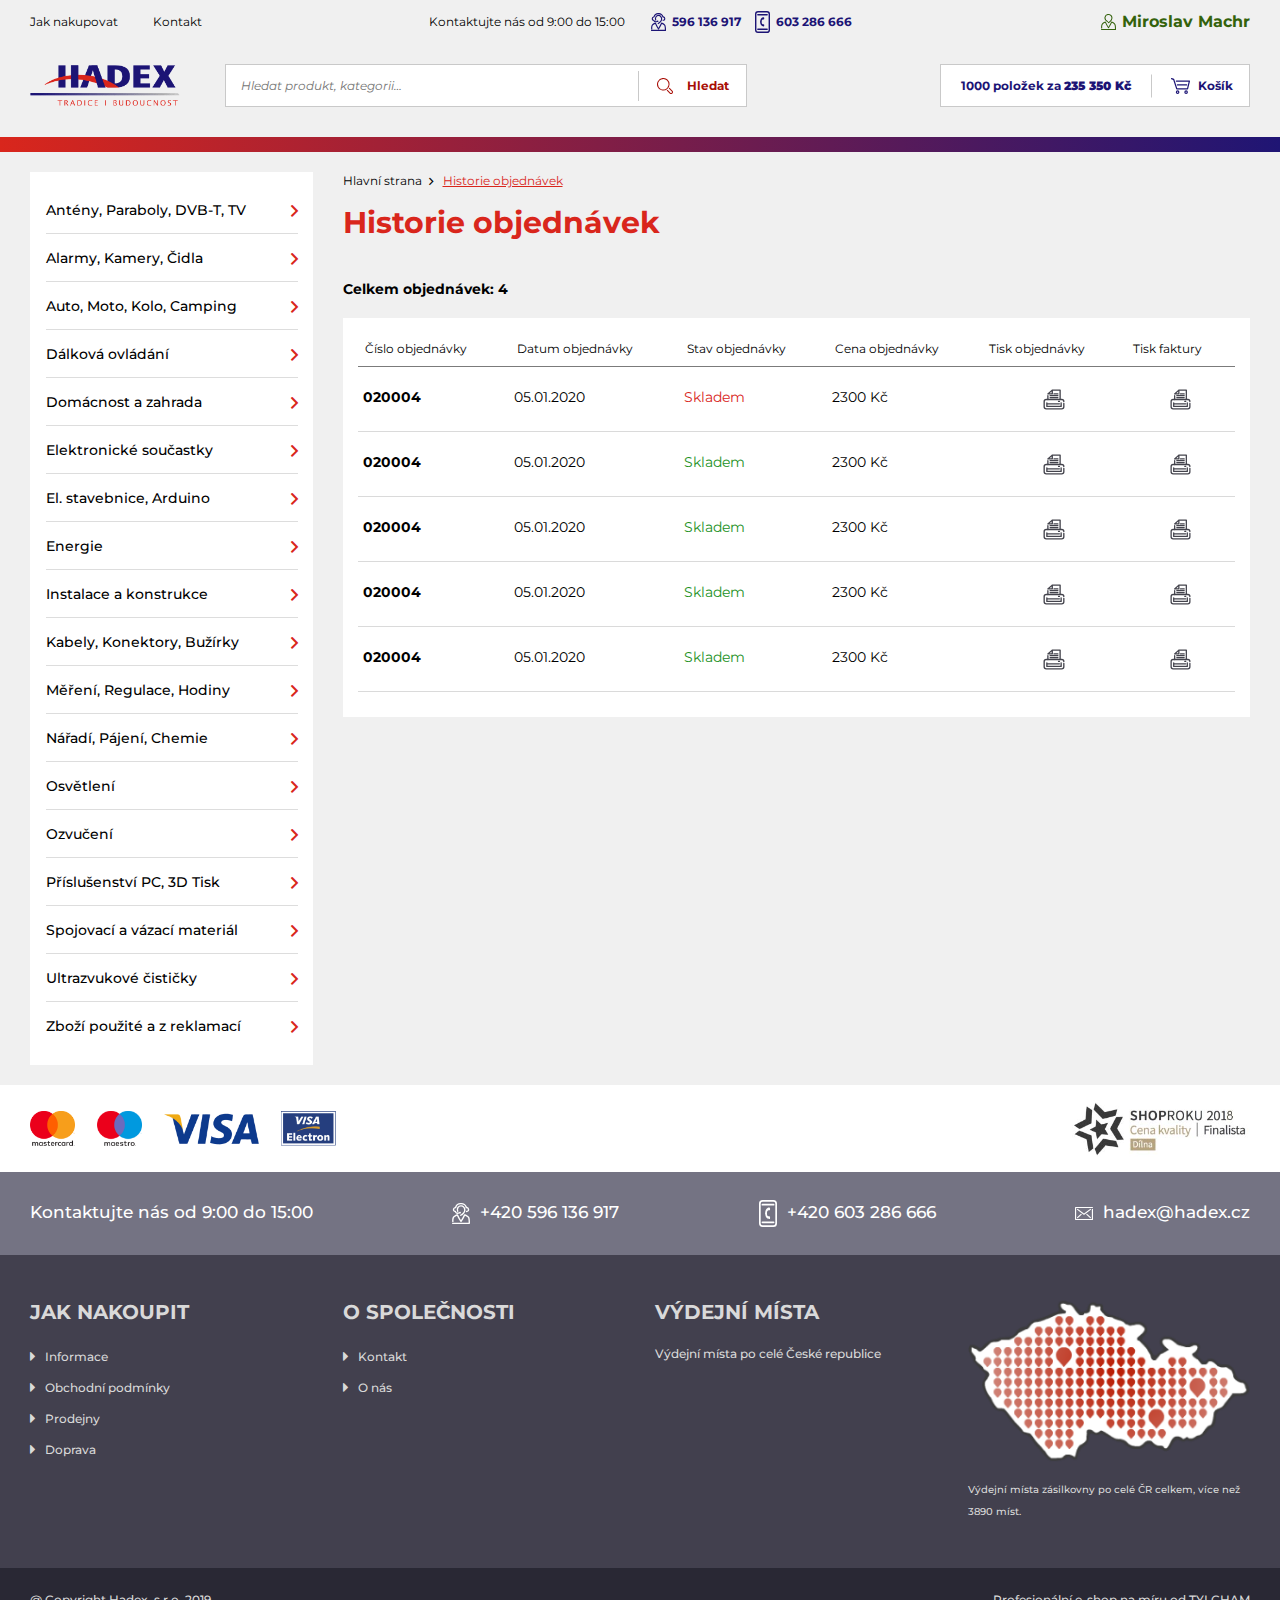
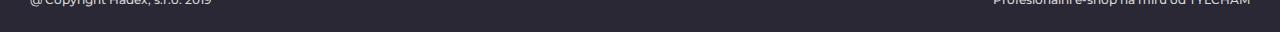
<file: history.html>
<!doctype html>
<html lang="en">

<head>
    <!--====== Required meta tags ======-->
    <meta charset="utf-8">
    <meta http-equiv="x-ua-compatible" content="ie=edge">
    <meta name="description" content="">
    <meta name="viewport" content="width=device-width, initial-scale=1, shrink-to-fit=no">

    <!--====== Title ======-->
    <title>Document</title>

    <!--====== Favicon Icon ======-->
    <link rel="shortcut icon" href="images/favicon.ico" type="image/png">

    <!--====== Bootstrap css ======-->
    <link rel="stylesheet" href="assets/css/bootstrap.min.css">

    <!--====== Fontawesome css ======-->
    <link rel="stylesheet" href="assets/css/all.min.css">

    <!--====== Plugins css ======-->
    <link rel="stylesheet" href="assets/css/slick.css">
    <link rel="stylesheet" href="assets/css/nice-select.css">
    <link rel="stylesheet" href="assets/css/magnific-popup.css">
    <link rel="stylesheet" href="assets/css/nouislider.min.css">

    <!--====== Utilities css ======-->
    <link rel="stylesheet" href="assets/css/Util.css">

    <!--====== Main css ======-->
    <link rel="stylesheet" href="assets/css/main.css">

    <!--====== Responsive css ======-->
    <link rel="stylesheet" href="assets/css/responsive.css">


</head>

<body>

    <div class="off-canvas-menu-wrap">
        <ul class="off-canvas-menu">
            <li><a href="#">Jak nakupovat</a></li>
            <li><a href="#">Kontakt</a></li>
            <li><a href="#"><img src="assets/img/ht-1.svg" alt=""> 596 136 917</a></li>
            <li><a href="#"><img src="assets/img/ht-2.svg" alt=""> 603 286 666</a></li>
        </ul>
        <div class="cls-off-canvas-menu">
            <i class="fal fa-times"></i>
        </div>
    </div>
    <div class="off-canvas-overlay"></div>

    <header class="header-area">
        <div class="header-top-area">
            <div class="container">
                <div class="row">
                    <div class="col-lg-3 d-none d-lg-flex align-items-center">
                        <ul class="header-top-link">
                            <li><a href="#">Jak nakupovat</a></li>
                            <li><a href="#">Kontakt</a></li>
                        </ul>
                    </div>
                    <div class="col-lg-6 d-none d-lg-block">
                        <div class="header-top-middle-content">
                            <p>Kontaktujte nás od 9:00 do 15:00</p>
                            <ul class="header-ct-links">
                                <li><a href="#"><img src="assets/img/ht-1.svg" alt=""> 596 136 917</a></li>
                                <li><a href="#"><img src="assets/img/ht-2.svg" alt=""> 603 286 666</a></li>
                            </ul>
                        </div>
                    </div>
                    <div class="col-lg-3">
                        <ul class="header-ct-links header-right">
                            <li><a href="#"><img src="assets/img/user-green.svg" alt=""> <span class="green">Miroslav Machr</span></a>
                                <ul class="profile-drop-menu">
                                    <li><a href="#">Profil</a></li>
                                    <li><a href="#">Historie objednávek</a></li>
                                    <li><a href="#">Nastavení</a></li>
                                    <li><a href="#">Odhlasit</a></li>
                                </ul>
                            </li>
                        </ul>
                    </div>
                </div>
            </div>
        </div> <!--./header-top-area -->
        <div class="header-bottom-area">
            <div class="container">
                <div class="row">
                    <div class="col-3 d-lg-none d-xl-none d-flex align-items-center">
                        <div class="toggle-bar"><i class="far fa-bars"></i></div>
                    </div>
                    <div class="col-lg-8 col-5">
                        <div class="header-logo-part">
                            <a href="#" class="logo"><img src="assets/img/logo.svg" alt=""></a>
                            <div class="search-box d-none d-lg-block">
                                <form action="#">
                                    <div class="input-inside">
                                        <input type="text" placeholder="Hledat produkt, kategorii…">
                                        <div class="search-clicked-btn"><img src="assets/img/search-red-icon.svg" alt=""> <span>Hledat</span></div>
                                    </div>
                                </form>
                            </div>
                        </div>
                    </div>
                    <div class="col-lg-4 col-4">
                        <div class="cart-part-wrap">
                            <ul class="cart-ul">
                                <li><a href="#">1000 položek za <strong>235 350 Kč</strong></a>
                                    <ul class="tooltipp">
                                        <div class="toltip-wrap">
                                            Nakupte ještě za 999,00 Kč 
                                            a dopravu máte <strong>zdarma</strong>
                                        </div>
                                    </ul>
                                </li>
                                <li class="shopping-cart"><a href="#"><img src="assets/img/cart.svg" alt=""> <span>Košík</span></a></li>
                            </ul>
                        </div>
                    </div>
                </div>
            </div>
        </div> <!-- ./header-bottom-area -->
    </header>
    <div class="linear-bar"></div>

        <!-- Mobile Category Menu Markup Start  -->
        <div class="mobile-categores-area d-lg-none d-xl-none">
            <div class="container">
                <div class="mobile-categories">
                    <div class="search-box for-mobile" id="mobile-search-box">
                        <form action="#">
                            <div class="input-inside">
                                <input type="text" placeholder="Hledat produkt, kategorii…">
                                <div class="search-clicked-btn"><img src="assets/img/search-red-icon.svg" alt=""> <span>Hledat</span></div>
                            </div>
                        </form>
                    </div>
                    <div class="categoreis-trigger">Kategorie</div>
                    <button class="search-trigger"><img src="assets/img/search-red-icon.svg" alt=""></button>
            
            
                    <div class="sidebar-wrapper" id="mobile-categori-dropdown">
                        <div class="sidebar-wrap-inner">
                            <ul class="sidebar-menu">
                                <li><a href="#">Antény, Paraboly, DVB-T, TV</a></li>
                                <li><a href="#">Alarmy, Kamery, Čidla</a></li>
                                <li><a href="#">Auto, Moto, Kolo, Camping</a></li>
                                <li><a href="#">Dálková ovládání</a></li>
                                <li><a href="#">Domácnost a zahrada</a></li>
                                <li class="active"><a data-toggle="collapse" href="#collapseEx1" role="button" aria-expanded="false" aria-controls="collapseEx1">Elektronické součastky</a>
                                    <ul class="mega-menu-wrap collapse" id="collapseEx1">
                                        <li>
                                            <div class="mega-menu-content-wrap">
                                                <div class="row">
                                                    <div class="col-lg-4 col-md-6 mb-30">
                                                        <article class="article">
                                                            <div class="article-img">
                                                                <img src="assets/img/m-i-1.svg" alt="">
                                                            </div>
                                                            <div class="article-content">
                                                                <h5><a href="#">Cuprextit, kontaktní pole</a></h5>
                                                                <p>Cuprextit, Nepájivá kontaktní pole
                                                                Pájivá kontaktní pole</p>
                                                            </div>
                                                        </article>
                                                    </div>
                                                    <div class="col-lg-4 col-md-6 mb-30">
                                                        <article class="article">
                                                            <div class="article-img">
                                                                <img src="assets/img/m-i-2.svg" alt="">
                                                            </div>
                                                            <div class="article-content">
                                                                <h5><a href="#">Cuprextit, kontaktní pole</a></h5>
                                                                <p>Cuprextit, Nepájivá kontaktní pole
                                                                Pájivá kontaktní pole</p>
                                                            </div>
                                                        </article>
                                                    </div>
                                                    <div class="col-lg-4 col-md-6 mb-30">
                                                        <article class="article">
                                                            <div class="article-img">
                                                                <img src="assets/img/m-i-1.svg" alt="">
                                                            </div>
                                                            <div class="article-content">
                                                                <h5><a href="#">Cuprextit, kontaktní pole</a></h5>
                                                                <p>Cuprextit, Nepájivá kontaktní pole
                                                                Pájivá kontaktní pole</p>
                                                            </div>
                                                        </article>
                                                    </div>
                                                    <div class="col-lg-4 col-md-6 mb-30">
                                                        <article class="article">
                                                            <div class="article-img">
                                                                <img src="assets/img/m-i-1.svg" alt="">
                                                            </div>
                                                            <div class="article-content">
                                                                <h5><a href="#">Cuprextit, kontaktní pole</a></h5>
                                                                <p>Cuprextit, Nepájivá kontaktní pole
                                                                Pájivá kontaktní pole</p>
                                                            </div>
                                                        </article>
                                                    </div>
                                                    <div class="col-lg-4 col-md-6 mb-30">
                                                        <article class="article">
                                                            <div class="article-img">
                                                                <img src="assets/img/m-i-2.svg" alt="">
                                                            </div>
                                                            <div class="article-content">
                                                                <h5><a href="#">Cuprextit, kontaktní pole</a></h5>
                                                                <p>Cuprextit, Nepájivá kontaktní pole
                                                                Pájivá kontaktní pole</p>
                                                            </div>
                                                        </article>
                                                    </div>
                                                    <div class="col-lg-4 col-md-6 mb-30">
                                                        <article class="article">
                                                            <div class="article-img">
                                                                <img src="assets/img/m-i-1.svg" alt="">
                                                            </div>
                                                            <div class="article-content">
                                                                <h5><a href="#">Cuprextit, kontaktní pole</a></h5>
                                                                <p>Cuprextit, Nepájivá kontaktní pole
                                                                Pájivá kontaktní pole</p>
                                                            </div>
                                                        </article>
                                                    </div>
                                                    <div class="col-lg-4 col-md-6 mb-30">
                                                        <article class="article">
                                                            <div class="article-img">
                                                                <img src="assets/img/m-i-1.svg" alt="">
                                                            </div>
                                                            <div class="article-content">
                                                                <h5><a href="#">Cuprextit, kontaktní pole</a></h5>
                                                                <p>Cuprextit, Nepájivá kontaktní pole
                                                                Pájivá kontaktní pole</p>
                                                            </div>
                                                        </article>
                                                    </div>
                                                    <div class="col-lg-4 col-md-6 mb-30">
                                                        <article class="article">
                                                            <div class="article-img">
                                                                <img src="assets/img/m-i-2.svg" alt="">
                                                            </div>
                                                            <div class="article-content">
                                                                <h5><a href="#">Cuprextit, kontaktní pole</a></h5>
                                                                <p>Cuprextit, Nepájivá kontaktní pole
                                                                Pájivá kontaktní pole</p>
                                                            </div>
                                                        </article>
                                                    </div>
                                                    <div class="col-lg-4 col-md-6 mb-30">
                                                        <article class="article">
                                                            <div class="article-img">
                                                                <img src="assets/img/m-i-1.svg" alt="">
                                                            </div>
                                                            <div class="article-content">
                                                                <h5><a href="#">Cuprextit, kontaktní pole</a></h5>
                                                                <p>Cuprextit, Nepájivá kontaktní pole
                                                                Pájivá kontaktní pole</p>
                                                            </div>
                                                        </article>
                                                    </div>
                                                    <div class="col-lg-4 col-md-6 mb-30">
                                                        <article class="article">
                                                            <div class="article-img">
                                                                <img src="assets/img/m-i-1.svg" alt="">
                                                            </div>
                                                            <div class="article-content">
                                                                <h5><a href="#">Cuprextit, kontaktní pole</a></h5>
                                                                <p>Cuprextit, Nepájivá kontaktní pole
                                                                Pájivá kontaktní pole</p>
                                                            </div>
                                                        </article>
                                                    </div>
                                                    <div class="col-lg-4 col-md-6 mb-30">
                                                        <article class="article">
                                                            <div class="article-img">
                                                                <img src="assets/img/m-i-2.svg" alt="">
                                                            </div>
                                                            <div class="article-content">
                                                                <h5><a href="#">Cuprextit, kontaktní pole</a></h5>
                                                                <p>Cuprextit, Nepájivá kontaktní pole
                                                                Pájivá kontaktní pole</p>
                                                            </div>
                                                        </article>
                                                    </div>
                                                    <div class="col-lg-4 col-md-6 mb-30">
                                                        <article class="article">
                                                            <div class="article-img">
                                                                <img src="assets/img/m-i-1.svg" alt="">
                                                            </div>
                                                            <div class="article-content">
                                                                <h5><a href="#">Cuprextit, kontaktní pole</a></h5>
                                                                <p>Cuprextit, Nepájivá kontaktní pole
                                                                Pájivá kontaktní pole</p>
                                                            </div>
                                                        </article>
                                                    </div>
                                                    <div class="col-lg-4 col-md-6 mb-30">
                                                        <article class="article">
                                                            <div class="article-img">
                                                                <img src="assets/img/m-i-1.svg" alt="">
                                                            </div>
                                                            <div class="article-content">
                                                                <h5><a href="#">Cuprextit, kontaktní pole</a></h5>
                                                                <p>Cuprextit, Nepájivá kontaktní pole
                                                                Pájivá kontaktní pole</p>
                                                            </div>
                                                        </article>
                                                    </div>
                                                    <div class="col-lg-4 col-md-6 mb-30">
                                                        <article class="article">
                                                            <div class="article-img">
                                                                <img src="assets/img/m-i-2.svg" alt="">
                                                            </div>
                                                            <div class="article-content">
                                                                <h5><a href="#">Cuprextit, kontaktní pole</a></h5>
                                                                <p>Cuprextit, Nepájivá kontaktní pole
                                                                Pájivá kontaktní pole</p>
                                                            </div>
                                                        </article>
                                                    </div>
                                                    <div class="col-lg-4 col-md-6 mb-30">
                                                        <article class="article">
                                                            <div class="article-img">
                                                                <img src="assets/img/m-i-1.svg" alt="">
                                                            </div>
                                                            <div class="article-content">
                                                                <h5><a href="#">Cuprextit, kontaktní pole</a></h5>
                                                                <p>Cuprextit, Nepájivá kontaktní pole
                                                                Pájivá kontaktní pole</p>
                                                            </div>
                                                        </article>
                                                    </div>
                                                    <div class="col-lg-4 col-md-6 mb-30">
                                                        <article class="article">
                                                            <div class="article-img">
                                                                <img src="assets/img/m-i-1.svg" alt="">
                                                            </div>
                                                            <div class="article-content">
                                                                <h5><a href="#">Cuprextit, kontaktní pole</a></h5>
                                                                <p>Cuprextit, Nepájivá kontaktní pole
                                                                Pájivá kontaktní pole</p>
                                                            </div>
                                                        </article>
                                                    </div>
                                                    <div class="col-lg-4 col-md-6 mb-30">
                                                        <article class="article">
                                                            <div class="article-img">
                                                                <img src="assets/img/m-i-2.svg" alt="">
                                                            </div>
                                                            <div class="article-content">
                                                                <h5><a href="#">Cuprextit, kontaktní pole</a></h5>
                                                                <p>Cuprextit, Nepájivá kontaktní pole
                                                                Pájivá kontaktní pole</p>
                                                            </div>
                                                        </article>
                                                    </div>
                                                    <div class="col-lg-4 col-md-6 mb-30">
                                                        <article class="article">
                                                            <div class="article-img">
                                                                <img src="assets/img/m-i-1.svg" alt="">
                                                            </div>
                                                            <div class="article-content">
                                                                <h5><a href="#">Cuprextit, kontaktní pole</a></h5>
                                                                <p>Cuprextit, Nepájivá kontaktní pole
                                                                Pájivá kontaktní pole</p>
                                                            </div>
                                                        </article>
                                                    </div>
                                                    <div class="col-lg-4 col-md-6 mb-30">
                                                        <article class="article">
                                                            <div class="article-img">
                                                                <img src="assets/img/m-i-1.svg" alt="">
                                                            </div>
                                                            <div class="article-content">
                                                                <h5><a href="#">Cuprextit, kontaktní pole</a></h5>
                                                                <p>Cuprextit, Nepájivá kontaktní pole
                                                                Pájivá kontaktní pole</p>
                                                            </div>
                                                        </article>
                                                    </div>
                                                    <div class="col-lg-4 col-md-6 mb-30">
                                                        <article class="article">
                                                            <div class="article-img">
                                                                <img src="assets/img/m-i-2.svg" alt="">
                                                            </div>
                                                            <div class="article-content">
                                                                <h5><a href="#">Cuprextit, kontaktní pole</a></h5>
                                                                <p>Cuprextit, Nepájivá kontaktní pole
                                                                Pájivá kontaktní pole</p>
                                                            </div>
                                                        </article>
                                                    </div>
                                                    <div class="col-lg-4 col-md-6 mb-30">
                                                        <article class="article">
                                                            <div class="article-img">
                                                                <img src="assets/img/m-i-1.svg" alt="">
                                                            </div>
                                                            <div class="article-content">
                                                                <h5><a href="#">Cuprextit, kontaktní pole</a></h5>
                                                                <p>Cuprextit, Nepájivá kontaktní pole
                                                                Pájivá kontaktní pole Cuprextit, Nepájivá kontaktní pole
                                                                Pájivá kontaktní pol uprextit, Nepájivá kontaktní pole
                                                                Pájivá kontaktní pol</p>
                                                            </div>
                                                        </article>
                                                    </div>
                                                </div>
                                            </div>
                                        </li>
                                    </ul>
                                </li>
                                <li><a href="#">El. stavebnice, Arduino</a></li>
                                <li><a href="#">Energie</a></li>
                                <li><a href="#">Instalace a konstrukce</a></li>
                                <li><a href="#">Kabely, Konektory, Bužírky</a></li>
                                <li><a href="#">Měření, Regulace, Hodiny</a></li>
                                <li><a href="#">Nářadí, Pájení, Chemie</a></li>
                                <li><a href="#">Osvětlení</a></li>
                                <li><a href="#">Ozvučení</a></li>
                                <li><a href="#">Příslušenství PC, 3D Tisk</a></li>
                                <li><a href="#">Spojovací a vázací materiál</a></li>
                                <li><a href="#">Ultrazvukové čističky</a></li>
                                <li><a href="#">Zboží použité a z reklamací</a></li>
                            </ul>
                        </div>
                    </div>
                    
                </div>
            </div>
        </div>
        <!-- Mobile Category Menu Markup End  -->

    <main>
        <div class="main-content-area">
            <div class="container">
                <div class="row">
                    <div class="col-lg-3 d-none d-lg-block">
                        <div class="sidebar-wrapper">
                            <div class="sidebar-wrap-inner">
                                <ul class="sidebar-menu">
                                    <li><a href="#">Antény, Paraboly, DVB-T, TV</a></li>
                                    <li><a href="#">Alarmy, Kamery, Čidla</a></li>
                                    <li><a href="#">Auto, Moto, Kolo, Camping</a></li>
                                    <li><a href="#">Dálková ovládání</a></li>
                                    <li><a href="#">Domácnost a zahrada</a></li>
                                    <li class="active"><a href="#">Elektronické součastky</a>
                                        <ul class="mega-menu-wrap">
                                            <li>
                                                <div class="mega-menu-content-wrap">
                                                   <div class="row">
                                                       <div class="col-lg-4 mb-30">
                                                           <article class="article">
                                                               <div class="article-img">
                                                                   <img src="assets/img/m-i-1.svg" alt="">
                                                               </div>
                                                               <div class="article-content">
                                                                   <h5><a href="#">Cuprextit, kontaktní pole</a></h5>
                                                                   <p>Cuprextit, Nepájivá kontaktní pole
                                                                    Pájivá kontaktní pole</p>
                                                               </div>
                                                           </article>
                                                       </div>
                                                       <div class="col-lg-4 mb-30">
                                                           <article class="article">
                                                               <div class="article-img">
                                                                   <img src="assets/img/m-i-2.svg" alt="">
                                                               </div>
                                                               <div class="article-content">
                                                                   <h5><a href="#">Cuprextit, kontaktní pole</a></h5>
                                                                   <p>Cuprextit, Nepájivá kontaktní pole
                                                                    Pájivá kontaktní pole</p>
                                                               </div>
                                                           </article>
                                                       </div>
                                                       <div class="col-lg-4 mb-30">
                                                           <article class="article">
                                                               <div class="article-img">
                                                                   <img src="assets/img/m-i-1.svg" alt="">
                                                               </div>
                                                               <div class="article-content">
                                                                   <h5><a href="#">Cuprextit, kontaktní pole</a></h5>
                                                                   <p>Cuprextit, Nepájivá kontaktní pole
                                                                    Pájivá kontaktní pole</p>
                                                               </div>
                                                           </article>
                                                       </div>
                                                       <div class="col-lg-4 mb-30">
                                                           <article class="article">
                                                               <div class="article-img">
                                                                   <img src="assets/img/m-i-1.svg" alt="">
                                                               </div>
                                                               <div class="article-content">
                                                                   <h5><a href="#">Cuprextit, kontaktní pole</a></h5>
                                                                   <p>Cuprextit, Nepájivá kontaktní pole
                                                                    Pájivá kontaktní pole</p>
                                                               </div>
                                                           </article>
                                                       </div>
                                                       <div class="col-lg-4 mb-30">
                                                           <article class="article">
                                                               <div class="article-img">
                                                                   <img src="assets/img/m-i-2.svg" alt="">
                                                               </div>
                                                               <div class="article-content">
                                                                   <h5><a href="#">Cuprextit, kontaktní pole</a></h5>
                                                                   <p>Cuprextit, Nepájivá kontaktní pole
                                                                    Pájivá kontaktní pole</p>
                                                               </div>
                                                           </article>
                                                       </div>
                                                       <div class="col-lg-4 mb-30">
                                                           <article class="article">
                                                               <div class="article-img">
                                                                   <img src="assets/img/m-i-1.svg" alt="">
                                                               </div>
                                                               <div class="article-content">
                                                                   <h5><a href="#">Cuprextit, kontaktní pole</a></h5>
                                                                   <p>Cuprextit, Nepájivá kontaktní pole
                                                                    Pájivá kontaktní pole</p>
                                                               </div>
                                                           </article>
                                                       </div>
                                                       <div class="col-lg-4 mb-30">
                                                           <article class="article">
                                                               <div class="article-img">
                                                                   <img src="assets/img/m-i-1.svg" alt="">
                                                               </div>
                                                               <div class="article-content">
                                                                   <h5><a href="#">Cuprextit, kontaktní pole</a></h5>
                                                                   <p>Cuprextit, Nepájivá kontaktní pole
                                                                    Pájivá kontaktní pole</p>
                                                               </div>
                                                           </article>
                                                       </div>
                                                       <div class="col-lg-4 mb-30">
                                                           <article class="article">
                                                               <div class="article-img">
                                                                   <img src="assets/img/m-i-2.svg" alt="">
                                                               </div>
                                                               <div class="article-content">
                                                                   <h5><a href="#">Cuprextit, kontaktní pole</a></h5>
                                                                   <p>Cuprextit, Nepájivá kontaktní pole
                                                                    Pájivá kontaktní pole</p>
                                                               </div>
                                                           </article>
                                                       </div>
                                                       <div class="col-lg-4 mb-30">
                                                           <article class="article">
                                                               <div class="article-img">
                                                                   <img src="assets/img/m-i-1.svg" alt="">
                                                               </div>
                                                               <div class="article-content">
                                                                   <h5><a href="#">Cuprextit, kontaktní pole</a></h5>
                                                                   <p>Cuprextit, Nepájivá kontaktní pole
                                                                    Pájivá kontaktní pole</p>
                                                               </div>
                                                           </article>
                                                       </div>
                                                       <div class="col-lg-4 mb-30">
                                                           <article class="article">
                                                               <div class="article-img">
                                                                   <img src="assets/img/m-i-1.svg" alt="">
                                                               </div>
                                                               <div class="article-content">
                                                                   <h5><a href="#">Cuprextit, kontaktní pole</a></h5>
                                                                   <p>Cuprextit, Nepájivá kontaktní pole
                                                                    Pájivá kontaktní pole</p>
                                                               </div>
                                                           </article>
                                                       </div>
                                                       <div class="col-lg-4 mb-30">
                                                           <article class="article">
                                                               <div class="article-img">
                                                                   <img src="assets/img/m-i-2.svg" alt="">
                                                               </div>
                                                               <div class="article-content">
                                                                   <h5><a href="#">Cuprextit, kontaktní pole</a></h5>
                                                                   <p>Cuprextit, Nepájivá kontaktní pole
                                                                    Pájivá kontaktní pole</p>
                                                               </div>
                                                           </article>
                                                       </div>
                                                       <div class="col-lg-4 mb-30">
                                                           <article class="article">
                                                               <div class="article-img">
                                                                   <img src="assets/img/m-i-1.svg" alt="">
                                                               </div>
                                                               <div class="article-content">
                                                                   <h5><a href="#">Cuprextit, kontaktní pole</a></h5>
                                                                   <p>Cuprextit, Nepájivá kontaktní pole
                                                                    Pájivá kontaktní pole</p>
                                                               </div>
                                                           </article>
                                                       </div>
                                                       <div class="col-lg-4 mb-30">
                                                           <article class="article">
                                                               <div class="article-img">
                                                                   <img src="assets/img/m-i-1.svg" alt="">
                                                               </div>
                                                               <div class="article-content">
                                                                   <h5><a href="#">Cuprextit, kontaktní pole</a></h5>
                                                                   <p>Cuprextit, Nepájivá kontaktní pole
                                                                    Pájivá kontaktní pole</p>
                                                               </div>
                                                           </article>
                                                       </div>
                                                       <div class="col-lg-4 mb-30">
                                                           <article class="article">
                                                               <div class="article-img">
                                                                   <img src="assets/img/m-i-2.svg" alt="">
                                                               </div>
                                                               <div class="article-content">
                                                                   <h5><a href="#">Cuprextit, kontaktní pole</a></h5>
                                                                   <p>Cuprextit, Nepájivá kontaktní pole
                                                                    Pájivá kontaktní pole</p>
                                                               </div>
                                                           </article>
                                                       </div>
                                                       <div class="col-lg-4 mb-30">
                                                           <article class="article">
                                                               <div class="article-img">
                                                                   <img src="assets/img/m-i-1.svg" alt="">
                                                               </div>
                                                               <div class="article-content">
                                                                   <h5><a href="#">Cuprextit, kontaktní pole</a></h5>
                                                                   <p>Cuprextit, Nepájivá kontaktní pole
                                                                    Pájivá kontaktní pole</p>
                                                               </div>
                                                           </article>
                                                       </div>
                                                       <div class="col-lg-4 mb-30">
                                                           <article class="article">
                                                               <div class="article-img">
                                                                   <img src="assets/img/m-i-1.svg" alt="">
                                                               </div>
                                                               <div class="article-content">
                                                                   <h5><a href="#">Cuprextit, kontaktní pole</a></h5>
                                                                   <p>Cuprextit, Nepájivá kontaktní pole
                                                                    Pájivá kontaktní pole</p>
                                                               </div>
                                                           </article>
                                                       </div>
                                                       <div class="col-lg-4 mb-30">
                                                           <article class="article">
                                                               <div class="article-img">
                                                                   <img src="assets/img/m-i-2.svg" alt="">
                                                               </div>
                                                               <div class="article-content">
                                                                   <h5><a href="#">Cuprextit, kontaktní pole</a></h5>
                                                                   <p>Cuprextit, Nepájivá kontaktní pole
                                                                    Pájivá kontaktní pole</p>
                                                               </div>
                                                           </article>
                                                       </div>
                                                       <div class="col-lg-4 mb-30">
                                                           <article class="article">
                                                               <div class="article-img">
                                                                   <img src="assets/img/m-i-1.svg" alt="">
                                                               </div>
                                                               <div class="article-content">
                                                                   <h5><a href="#">Cuprextit, kontaktní pole</a></h5>
                                                                   <p>Cuprextit, Nepájivá kontaktní pole
                                                                    Pájivá kontaktní pole</p>
                                                               </div>
                                                           </article>
                                                       </div>
                                                       <div class="col-lg-4 mb-30">
                                                           <article class="article">
                                                               <div class="article-img">
                                                                   <img src="assets/img/m-i-1.svg" alt="">
                                                               </div>
                                                               <div class="article-content">
                                                                   <h5><a href="#">Cuprextit, kontaktní pole</a></h5>
                                                                   <p>Cuprextit, Nepájivá kontaktní pole
                                                                    Pájivá kontaktní pole</p>
                                                               </div>
                                                           </article>
                                                       </div>
                                                       <div class="col-lg-4 mb-30">
                                                           <article class="article">
                                                               <div class="article-img">
                                                                   <img src="assets/img/m-i-2.svg" alt="">
                                                               </div>
                                                               <div class="article-content">
                                                                   <h5><a href="#">Cuprextit, kontaktní pole</a></h5>
                                                                   <p>Cuprextit, Nepájivá kontaktní pole
                                                                    Pájivá kontaktní pole</p>
                                                               </div>
                                                           </article>
                                                       </div>
                                                       <div class="col-lg-4 mb-30">
                                                           <article class="article">
                                                               <div class="article-img">
                                                                   <img src="assets/img/m-i-1.svg" alt="">
                                                               </div>
                                                               <div class="article-content">
                                                                   <h5><a href="#">Cuprextit, kontaktní pole</a></h5>
                                                                   <p>Cuprextit, Nepájivá kontaktní pole
                                                                    Pájivá kontaktní pole Cuprextit, Nepájivá kontaktní pole
                                                                    Pájivá kontaktní pol uprextit, Nepájivá kontaktní pole
                                                                    Pájivá kontaktní pol</p>
                                                               </div>
                                                           </article>
                                                       </div>
                                                   </div>
                                                </div>
                                            </li>
                                        </ul>
                                    </li>
                                    <li><a href="#">El. stavebnice, Arduino</a></li>
                                    <li><a href="#">Energie</a></li>
                                    <li><a href="#">Instalace a konstrukce</a></li>
                                    <li><a href="#">Kabely, Konektory, Bužírky</a></li>
                                    <li><a href="#">Měření, Regulace, Hodiny</a></li>
                                    <li><a href="#">Nářadí, Pájení, Chemie</a></li>
                                    <li><a href="#">Osvětlení</a></li>
                                    <li><a href="#">Ozvučení</a></li>
                                    <li><a href="#">Příslušenství PC, 3D Tisk</a></li>
                                    <li><a href="#">Spojovací a vázací materiál</a></li>
                                    <li><a href="#">Ultrazvukové čističky</a></li>
                                    <li><a href="#">Zboží použité a z reklamací</a></li>
                                </ul>
                            </div>
                        </div>
                    </div>
                    <div class="col-lg-9">
                        <div class="main-content-wrapper">
                            <ul class="breadcumb-ul">
                                <li><a href="#">Hlavní strana</a></li>
                                <li class="active"><a href="#">Historie objednávek</a></li>
                            </ul>

                            <div class="top-description-wrap">
                                <h3 class="secondary-title">Historie objednávek</h3>
                                <div class="history-table-content-wrapper mt-40">
                                    <h4 class="tertiary-title">Celkem objednávek: 4</h4>
                                    <!-- MarkUp for under tablet  -->
                                    <div class="history-blk-wrapper d-md-none d-lg-none d-xl-none">
                                        <div class="history-blk">
                                            <div class="history-blk-row">
                                                <span><strong>Číslo objednávky</strong></span>
                                                <span>020004</span>
                                            </div>
                                            <div class="history-blk-row">
                                                <span><strong>Datum objednávky</strong></span>
                                                <span>05.01.2020</span>
                                            </div>
                                            <div class="history-blk-row">
                                                <span>Stav objednávky</span>
                                                <span class="red">Neuhrazeno</span>
                                            </div>
                                            <div class="history-blk-row">
                                                <span>Cena objednávky</span>
                                                <span>2300 Kč</span>
                                            </div>
                                            <a href="#" class="history-details">Detail ></a>
                                        </div> <!-- ./history-blk -->
                                        <div class="history-blk">
                                            <div class="history-blk-row">
                                                <span><strong>Číslo objednávky</strong></span>
                                                <span>020004</span>
                                            </div>
                                            <div class="history-blk-row">
                                                <span><strong>Datum objednávky</strong></span>
                                                <span>05.01.2020</span>
                                            </div>
                                            <div class="history-blk-row">
                                                <span>Stav objednávky</span>
                                                <span class="green">Uhrazeno</span>
                                            </div>
                                            <div class="history-blk-row">
                                                <span>Cena objednávky</span>
                                                <span>2300 Kč</span>
                                            </div>
                                            <a href="#" class="history-details">Detail ></a>
                                        </div> <!-- ./history-blk -->
                                        <div class="history-blk">
                                            <div class="history-blk-row">
                                                <span><strong>Číslo objednávky</strong></span>
                                                <span>020004</span>
                                            </div>
                                            <div class="history-blk-row">
                                                <span><strong>Datum objednávky</strong></span>
                                                <span>05.01.2020</span>
                                            </div>
                                            <div class="history-blk-row">
                                                <span>Stav objednávky</span>
                                                <span class="green">Uhrazeno</span>
                                            </div>
                                            <div class="history-blk-row">
                                                <span>Cena objednávky</span>
                                                <span>2300 Kč</span>
                                            </div>
                                            <a href="#" class="history-details">Detail ></a>
                                        </div> <!-- ./history-blk -->
                                        <div class="history-blk">
                                            <div class="history-blk-row">
                                                <span><strong>Číslo objednávky</strong></span>
                                                <span>020004</span>
                                            </div>
                                            <div class="history-blk-row">
                                                <span><strong>Datum objednávky</strong></span>
                                                <span>05.01.2020</span>
                                            </div>
                                            <div class="history-blk-row">
                                                <span>Stav objednávky</span>
                                                <span class="green">Uhrazeno</span>
                                            </div>
                                            <div class="history-blk-row">
                                                <span>Cena objednávky</span>
                                                <span>2300 Kč</span>
                                            </div>
                                            <a href="#" class="history-details">Detail ></a>
                                        </div> <!-- ./history-blk -->
                                    </div>
                                    <!-- MarkUp for under tablet  -->
                                    <div class="product-table-wrapper d-none d-md-block mb-30">
                                        <table class="table product-table history-table">
                                            <thead>
                                                <tr>
                                                    <th>Číslo objednávky</th>
                                                    <th>Datum objednávky</th>
                                                    <th>Stav objednávky</th>
                                                    <th>Cena objednávky</th>
                                                    <th>Tisk objednávky</th>
                                                    <th>Tisk faktury</th>
                                                </tr>
                                            </thead>
                                            <tbody>
                                                <tr>
                                                    <td><strong>020004</strong></td>
                                                    <td>05.01.2020</td>
                                                    <td><span class="red">Skladem</span></td>
                                                    <td>2300 Kč</td>
                                                    <td class="text-center"><a href="#" class="printer"><img src="assets/img/printer.svg" alt=""></a></td>
                                                    <td class="text-center"><a href="#" class="printer"><img src="assets/img/printer.svg" alt=""></a></td>
                                                </tr>
                                                <tr>
                                                    <td><strong>020004</strong></td>
                                                    <td>05.01.2020</td>
                                                    <td><span class="green">Skladem</span></td>
                                                    <td>2300 Kč</td>
                                                    <td class="text-center"><a href="#" class="printer"><img src="assets/img/printer.svg" alt=""></a></td>
                                                    <td class="text-center"><a href="#" class="printer"><img src="assets/img/printer.svg" alt=""></a></td>
                                                </tr>
                                                <tr>
                                                    <td><strong>020004</strong></td>
                                                    <td>05.01.2020</td>
                                                    <td><span class="green">Skladem</span></td>
                                                    <td>2300 Kč</td>
                                                    <td class="text-center"><a href="#" class="printer"><img src="assets/img/printer.svg" alt=""></a></td>
                                                    <td class="text-center"><a href="#" class="printer"><img src="assets/img/printer.svg" alt=""></a></td>
                                                </tr>
                                                <tr>
                                                    <td><strong>020004</strong></td>
                                                    <td>05.01.2020</td>
                                                    <td><span class="green">Skladem</span></td>
                                                    <td>2300 Kč</td>
                                                    <td class="text-center"><a href="#" class="printer"><img src="assets/img/printer.svg" alt=""></a></td>
                                                    <td class="text-center"><a href="#" class="printer"><img src="assets/img/printer.svg" alt=""></a></td>
                                                </tr>
                                                <tr>
                                                    <td><strong>020004</strong></td>
                                                    <td>05.01.2020</td>
                                                    <td><span class="green">Skladem</span></td>
                                                    <td>2300 Kč</td>
                                                    <td class="text-center"><a href="#" class="printer"><img src="assets/img/printer.svg" alt=""></a></td>
                                                    <td class="text-center"><a href="#" class="printer"><img src="assets/img/printer.svg" alt=""></a></td>
                                                </tr>
                                            </tbody>
                                        </table>
                                    </div>
                                </div>
                            </div> <!-- ./top-desription-wrap -->
                        </div> <!-- ./main-content-wrapper -->
                    </div>
                </div>
            </div>
        </div> <!-- ./main-content-area -->
    </main>

    
    <footer>
        <div class="card-area">
            <div class="container">
                <div class="row">
                    <div class="col-12">
                        <div class="card-outer-wrap">
                            <div class="card-wrapper">
                                <div class="card-item">
                                    <img src="assets/img/card-1.png" alt="">
                                </div>
                                <div class="card-item">
                                    <img src="assets/img/card-2.png" alt="">
                                </div>
                                <div class="card-item">
                                    <img src="assets/img/card-3.png" alt="">
                                </div>
                                <div class="card-item">
                                    <img src="assets/img/card-4.png" alt="">
                                </div>
                            </div> <!-- ./card-wrapper -->
                            <div class="vendor-logo">
                                <a href="#"><img src="assets/img/vendor-logo-1.png" alt=""></a>
                            </div>
                        </div>
                    </div>
                </div>
            </div>
        </div> <!-- ./card-area -->

        <div class="ft-contact-area">
            <div class="container">
                <div class="row">
                    <div class="col-12">
                        <ul class="ft-contact-wrap">
                            <li><a href="#">Kontaktujte nás od 9:00 do 15:00</a></li>
                            <li><a href="#"><img src="assets/img/i-1.svg" alt="">+420 596 136 917</a></li>
                            <li><a href="#"><img src="assets/img/i-2.svg" alt="">+420 603 286 666</a></li>
                            <li><a href="#"><img src="assets/img/i-3.svg" alt="">hadex@hadex.cz</a></li>
                        </ul>
                    </div>
                </div>
            </div>
        </div> <!-- ./ft-contact-area -->

        <div class="footer-widget-area">
            <div class="container">
                <div class="row">
                    <div class="col-lg-3 col-md-6 mb-30">
                        <div class="footer-widget">
                            <h3>JAK NAKOUPIT</h3>
                            <ul class="ft-links">
                                <li><a href="#">Informace</a></li>
                                <li><a href="#">Obchodní podmínky</a></li>
                                <li><a href="#">Prodejny</a></li>
                                <li><a href="#">Doprava</a></li>
                            </ul>
                        </div>
                    </div>
                    <div class="col-lg-3 col-md-6 mb-30">
                        <div class="footer-widget">
                            <h3>O SPOLEČNOSTI</h3>
                            <ul class="ft-links">
                                <li><a href="#">Kontakt</a></li>
                                <li><a href="#">O nás</a></li>
                            </ul>
                        </div>
                    </div>
                    <div class="col-lg-3 col-md-6 mb-30">
                        <div class="footer-widget">
                            <h3>VÝDEJNÍ MÍSTA</h3>
                            <p>Výdejní místa po celé 
                                České republice</p>
                        </div>
                    </div>
                    <div class="col-lg-3 col-md-6 mb-30">
                        <div class="footer-widget">
                            <div class="map-img">
                                <img src="assets/img/map.png" alt="">
                                <p>Výdejní místa zásilkovny po celé ČR celkem, více než 3890 míst.</p>
                            </div>
                        </div>
                    </div>
                </div>
            </div>
        </div> <!-- ./footer-widget-area -->

        <div class="copyright-area">
            <div class="container">
                <div class="row">
                    <div class="col-12">
                        <div class="copyright-text">
                            <p>@ Copyright Hadex, s.r.o. 2019</p>
                            <p>Profesionální e-shop na míru od TYLCHAM</p>
                        </div>
                    </div>
                </div>
            </div>
        </div>
    </footer>


    <a href="#" class="back-to-top"><i class="fal fa-angle-up"></i></a>

    <!--====== jquery js ======-->
    <script src="assets/js/vendor/modernizr-3.6.0.min.js"></script>
    <script src="assets/js/vendor/jquery-1.12.4.min.js"></script>

    <!--====== Bootstrap js ======-->
    <script src="assets/js/bootstrap.min.js"></script>

    <!--====== Plugins js ======-->
    <script src="assets/js/slick.min.js"></script>
    <script src="assets/js/jquery.nice-select.min.js"></script>
    <script src="assets/js/jquery.magnific-popup.min.js"></script>
    <script src="assets/js/nouislider.js"></script>

    <!--====== Utilites Js =====-->
    <script src="assets/js/Util.js"></script>
    <!--====== Main js ======-->
    <script src="assets/js/main.js"></script>

</body>

</html>
</file>
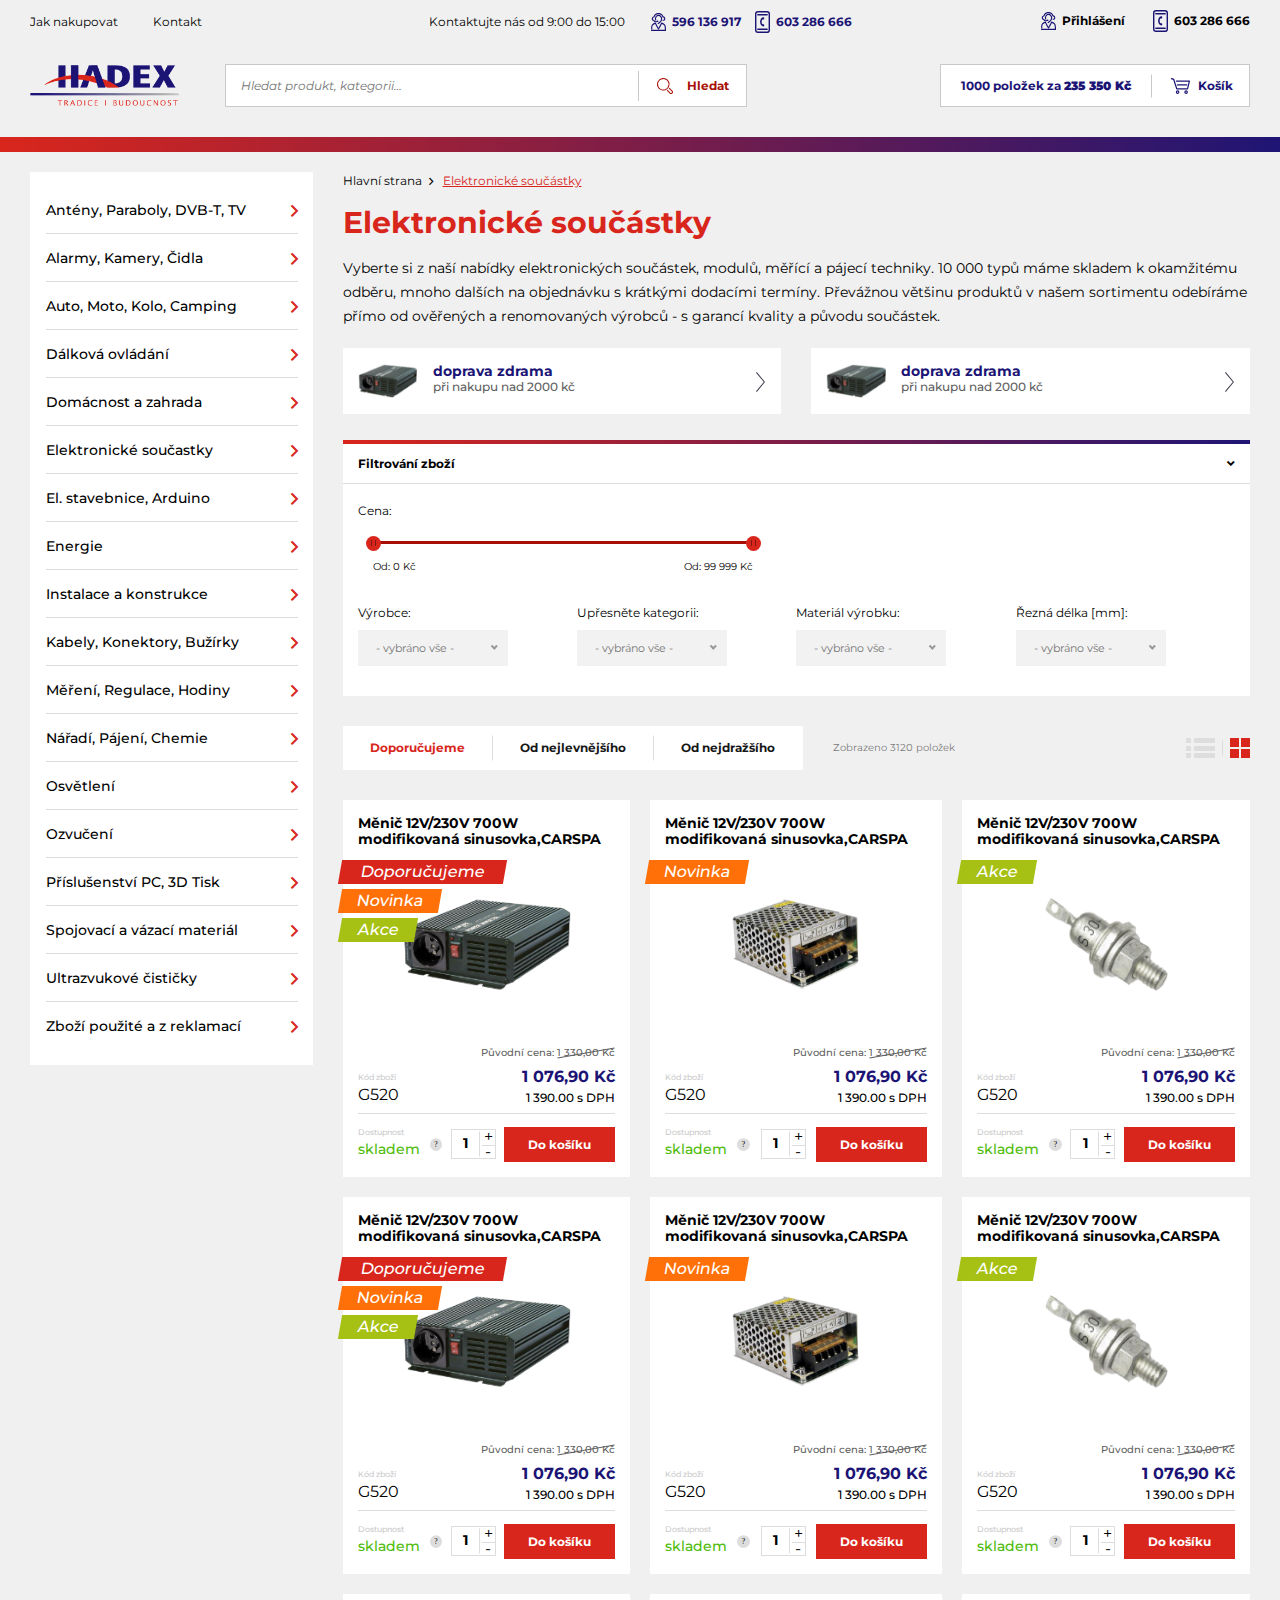
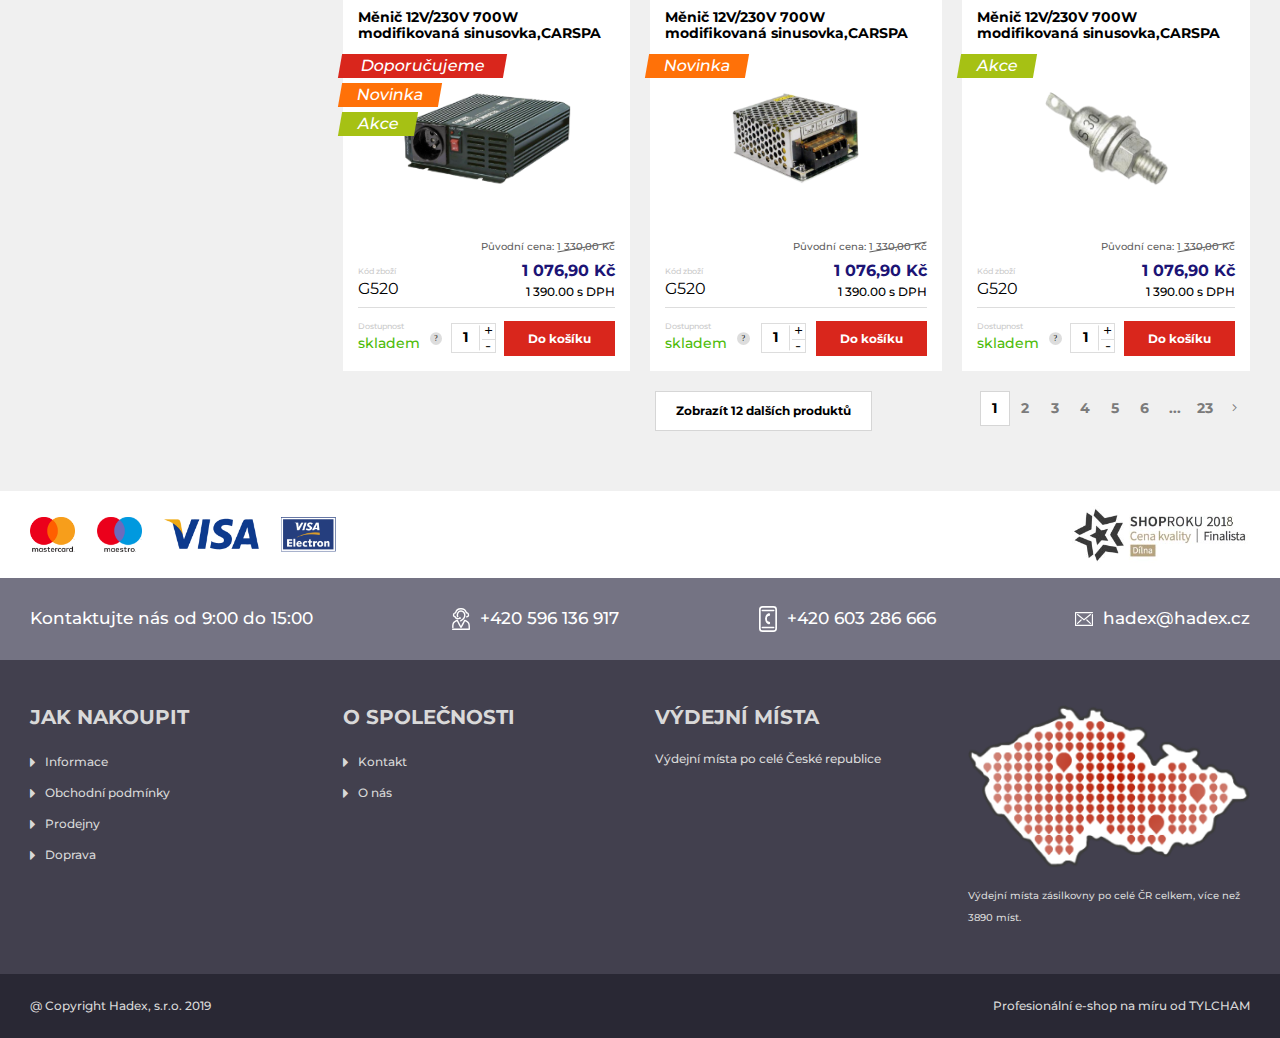
<file: index-2.html>
<!doctype html>
<html lang="en">

<head>
    <!--====== Required meta tags ======-->
    <meta charset="utf-8">
    <meta http-equiv="x-ua-compatible" content="ie=edge">
    <meta name="description" content="">
    <meta name="viewport" content="width=device-width, initial-scale=1, shrink-to-fit=no">

    <!--====== Title ======-->
    <title>Document</title>

    <!--====== Favicon Icon ======-->
    <link rel="shortcut icon" href="images/favicon.ico" type="image/png">

    <!--====== Bootstrap css ======-->
    <link rel="stylesheet" href="assets/css/bootstrap.min.css">

    <!--====== Fontawesome css ======-->
    <link rel="stylesheet" href="assets/css/all.min.css">

    <!--====== Plugins css ======-->
    <link rel="stylesheet" href="assets/css/slick.css">
    <link rel="stylesheet" href="assets/css/nice-select.css">
    <link rel="stylesheet" href="assets/css/magnific-popup.css">
    <link rel="stylesheet" href="assets/css/nouislider.min.css">

    <!--====== Utilities css ======-->
    <link rel="stylesheet" href="assets/css/Util.css">

    <!--====== Main css ======-->
    <link rel="stylesheet" href="assets/css/main.css">

    <!--====== Responsive css ======-->
    <link rel="stylesheet" href="assets/css/responsive.css">


</head>

<body>

    <div class="off-canvas-menu-wrap">
        <ul class="off-canvas-menu">
            <li><a href="#">Jak nakupovat</a></li>
            <li><a href="#">Kontakt</a></li>
            <li><a href="#"><img src="assets/img/ht-1.svg" alt=""> 596 136 917</a></li>
            <li><a href="#"><img src="assets/img/ht-2.svg" alt=""> 603 286 666</a></li>
        </ul>
        <div class="cls-off-canvas-menu">
            <i class="fal fa-times"></i>
        </div>
    </div>
    <div class="off-canvas-overlay"></div>

    <header class="header-area">
        <div class="header-top-area">
            <div class="container">
                <div class="row">
                    <div class="col-lg-3 d-none d-lg-flex align-items-center">
                        <ul class="header-top-link">
                            <li><a href="#">Jak nakupovat</a></li>
                            <li><a href="#">Kontakt</a></li>
                        </ul>
                    </div>
                    <div class="col-lg-6 d-none d-lg-block">
                        <div class="header-top-middle-content">
                            <p>Kontaktujte nás od 9:00 do 15:00</p>
                            <ul class="header-ct-links">
                                <li><a href="#"><img src="assets/img/ht-1.svg" alt=""> 596 136 917</a></li>
                                <li><a href="#"><img src="assets/img/ht-2.svg" alt=""> 603 286 666</a></li>
                            </ul>
                        </div>
                    </div>
                    <div class="col-lg-3">
                        <ul class="header-ct-links header-right">
                            <li><a href="#"><img src="assets/img/ht-1.svg" alt=""> <span class="black">Přihlášení</span></a></li>
                            <li><a href="#"><img src="assets/img/ht-2.svg" alt=""> <span class="black">603 286 666</span></a></li>
                        </ul>
                    </div>
                </div>
            </div>
        </div> <!--./header-top-area -->
        <div class="header-bottom-area">
            <div class="container">
                <div class="row">
                    <div class="col-3 d-lg-none d-xl-none d-flex align-items-center">
                        <div class="toggle-bar"><i class="far fa-bars"></i></div>
                    </div>
                    <div class="col-lg-8 col-5">
                        <div class="header-logo-part">
                            <a href="#" class="logo"><img src="assets/img/logo.svg" alt=""></a>
                            <div class="search-box d-none d-lg-block">
                                <form action="#">
                                    <div class="input-inside">
                                        <input type="text" placeholder="Hledat produkt, kategorii…">
                                        <div class="search-clicked-btn"><img src="assets/img/search-red-icon.svg" alt=""> <span>Hledat</span></div>
                                    </div>
                                </form>
                            </div>
                        </div>
                    </div>
                    <div class="col-lg-4 col-4">
                        <div class="cart-part-wrap">
                            <ul class="cart-ul">
                                <li><a href="#">1000 položek za <strong>235 350 Kč</strong></a>
                                    <ul class="tooltipp">
                                        <div class="toltip-wrap">
                                            Nakupte ještě za 999,00 Kč 
                                            a dopravu máte <strong>zdarma</strong>
                                        </div>
                                    </ul>
                                </li>
                                <li class="shopping-cart"><a href="#"><img src="assets/img/cart.svg" alt=""> <span>Košík</span></a></li>
                            </ul>
                        </div>
                    </div>
                </div>
            </div>
        </div> <!-- ./header-bottom-area -->
    </header>
    <div class="linear-bar"></div>

        <!-- Mobile Category Menu Markup Start  -->
        <div class="mobile-categores-area d-lg-none d-xl-none">
            <div class="container">
                <div class="mobile-categories">
                    <div class="search-box for-mobile" id="mobile-search-box">
                        <form action="#">
                            <div class="input-inside">
                                <input type="text" placeholder="Hledat produkt, kategorii…">
                                <div class="search-clicked-btn"><img src="assets/img/search-red-icon.svg" alt=""> <span>Hledat</span></div>
                            </div>
                        </form>
                    </div>
                    <div class="categoreis-trigger">Kategorie</div>
                    <button class="search-trigger"><img src="assets/img/search-red-icon.svg" alt=""></button>
            
            
                    <div class="sidebar-wrapper" id="mobile-categori-dropdown">
                        <div class="sidebar-wrap-inner">
                            <ul class="sidebar-menu">
                                <li><a href="#">Antény, Paraboly, DVB-T, TV</a></li>
                                <li><a href="#">Alarmy, Kamery, Čidla</a></li>
                                <li><a href="#">Auto, Moto, Kolo, Camping</a></li>
                                <li><a href="#">Dálková ovládání</a></li>
                                <li><a href="#">Domácnost a zahrada</a></li>
                                <li class="active"><a data-toggle="collapse" href="#collapseEx1" role="button" aria-expanded="false" aria-controls="collapseEx1">Elektronické součastky</a>
                                    <ul class="mega-menu-wrap collapse" id="collapseEx1">
                                        <li>
                                            <div class="mega-menu-content-wrap">
                                                <div class="row">
                                                    <div class="col-lg-4 col-md-6 mb-30">
                                                        <article class="article">
                                                            <div class="article-img">
                                                                <img src="assets/img/m-i-1.svg" alt="">
                                                            </div>
                                                            <div class="article-content">
                                                                <h5><a href="#">Cuprextit, kontaktní pole</a></h5>
                                                                <p>Cuprextit, Nepájivá kontaktní pole
                                                                Pájivá kontaktní pole</p>
                                                            </div>
                                                        </article>
                                                    </div>
                                                    <div class="col-lg-4 col-md-6 mb-30">
                                                        <article class="article">
                                                            <div class="article-img">
                                                                <img src="assets/img/m-i-2.svg" alt="">
                                                            </div>
                                                            <div class="article-content">
                                                                <h5><a href="#">Cuprextit, kontaktní pole</a></h5>
                                                                <p>Cuprextit, Nepájivá kontaktní pole
                                                                Pájivá kontaktní pole</p>
                                                            </div>
                                                        </article>
                                                    </div>
                                                    <div class="col-lg-4 col-md-6 mb-30">
                                                        <article class="article">
                                                            <div class="article-img">
                                                                <img src="assets/img/m-i-1.svg" alt="">
                                                            </div>
                                                            <div class="article-content">
                                                                <h5><a href="#">Cuprextit, kontaktní pole</a></h5>
                                                                <p>Cuprextit, Nepájivá kontaktní pole
                                                                Pájivá kontaktní pole</p>
                                                            </div>
                                                        </article>
                                                    </div>
                                                    <div class="col-lg-4 col-md-6 mb-30">
                                                        <article class="article">
                                                            <div class="article-img">
                                                                <img src="assets/img/m-i-1.svg" alt="">
                                                            </div>
                                                            <div class="article-content">
                                                                <h5><a href="#">Cuprextit, kontaktní pole</a></h5>
                                                                <p>Cuprextit, Nepájivá kontaktní pole
                                                                Pájivá kontaktní pole</p>
                                                            </div>
                                                        </article>
                                                    </div>
                                                    <div class="col-lg-4 col-md-6 mb-30">
                                                        <article class="article">
                                                            <div class="article-img">
                                                                <img src="assets/img/m-i-2.svg" alt="">
                                                            </div>
                                                            <div class="article-content">
                                                                <h5><a href="#">Cuprextit, kontaktní pole</a></h5>
                                                                <p>Cuprextit, Nepájivá kontaktní pole
                                                                Pájivá kontaktní pole</p>
                                                            </div>
                                                        </article>
                                                    </div>
                                                    <div class="col-lg-4 col-md-6 mb-30">
                                                        <article class="article">
                                                            <div class="article-img">
                                                                <img src="assets/img/m-i-1.svg" alt="">
                                                            </div>
                                                            <div class="article-content">
                                                                <h5><a href="#">Cuprextit, kontaktní pole</a></h5>
                                                                <p>Cuprextit, Nepájivá kontaktní pole
                                                                Pájivá kontaktní pole</p>
                                                            </div>
                                                        </article>
                                                    </div>
                                                    <div class="col-lg-4 col-md-6 mb-30">
                                                        <article class="article">
                                                            <div class="article-img">
                                                                <img src="assets/img/m-i-1.svg" alt="">
                                                            </div>
                                                            <div class="article-content">
                                                                <h5><a href="#">Cuprextit, kontaktní pole</a></h5>
                                                                <p>Cuprextit, Nepájivá kontaktní pole
                                                                Pájivá kontaktní pole</p>
                                                            </div>
                                                        </article>
                                                    </div>
                                                    <div class="col-lg-4 col-md-6 mb-30">
                                                        <article class="article">
                                                            <div class="article-img">
                                                                <img src="assets/img/m-i-2.svg" alt="">
                                                            </div>
                                                            <div class="article-content">
                                                                <h5><a href="#">Cuprextit, kontaktní pole</a></h5>
                                                                <p>Cuprextit, Nepájivá kontaktní pole
                                                                Pájivá kontaktní pole</p>
                                                            </div>
                                                        </article>
                                                    </div>
                                                    <div class="col-lg-4 col-md-6 mb-30">
                                                        <article class="article">
                                                            <div class="article-img">
                                                                <img src="assets/img/m-i-1.svg" alt="">
                                                            </div>
                                                            <div class="article-content">
                                                                <h5><a href="#">Cuprextit, kontaktní pole</a></h5>
                                                                <p>Cuprextit, Nepájivá kontaktní pole
                                                                Pájivá kontaktní pole</p>
                                                            </div>
                                                        </article>
                                                    </div>
                                                    <div class="col-lg-4 col-md-6 mb-30">
                                                        <article class="article">
                                                            <div class="article-img">
                                                                <img src="assets/img/m-i-1.svg" alt="">
                                                            </div>
                                                            <div class="article-content">
                                                                <h5><a href="#">Cuprextit, kontaktní pole</a></h5>
                                                                <p>Cuprextit, Nepájivá kontaktní pole
                                                                Pájivá kontaktní pole</p>
                                                            </div>
                                                        </article>
                                                    </div>
                                                    <div class="col-lg-4 col-md-6 mb-30">
                                                        <article class="article">
                                                            <div class="article-img">
                                                                <img src="assets/img/m-i-2.svg" alt="">
                                                            </div>
                                                            <div class="article-content">
                                                                <h5><a href="#">Cuprextit, kontaktní pole</a></h5>
                                                                <p>Cuprextit, Nepájivá kontaktní pole
                                                                Pájivá kontaktní pole</p>
                                                            </div>
                                                        </article>
                                                    </div>
                                                    <div class="col-lg-4 col-md-6 mb-30">
                                                        <article class="article">
                                                            <div class="article-img">
                                                                <img src="assets/img/m-i-1.svg" alt="">
                                                            </div>
                                                            <div class="article-content">
                                                                <h5><a href="#">Cuprextit, kontaktní pole</a></h5>
                                                                <p>Cuprextit, Nepájivá kontaktní pole
                                                                Pájivá kontaktní pole</p>
                                                            </div>
                                                        </article>
                                                    </div>
                                                    <div class="col-lg-4 col-md-6 mb-30">
                                                        <article class="article">
                                                            <div class="article-img">
                                                                <img src="assets/img/m-i-1.svg" alt="">
                                                            </div>
                                                            <div class="article-content">
                                                                <h5><a href="#">Cuprextit, kontaktní pole</a></h5>
                                                                <p>Cuprextit, Nepájivá kontaktní pole
                                                                Pájivá kontaktní pole</p>
                                                            </div>
                                                        </article>
                                                    </div>
                                                    <div class="col-lg-4 col-md-6 mb-30">
                                                        <article class="article">
                                                            <div class="article-img">
                                                                <img src="assets/img/m-i-2.svg" alt="">
                                                            </div>
                                                            <div class="article-content">
                                                                <h5><a href="#">Cuprextit, kontaktní pole</a></h5>
                                                                <p>Cuprextit, Nepájivá kontaktní pole
                                                                Pájivá kontaktní pole</p>
                                                            </div>
                                                        </article>
                                                    </div>
                                                    <div class="col-lg-4 col-md-6 mb-30">
                                                        <article class="article">
                                                            <div class="article-img">
                                                                <img src="assets/img/m-i-1.svg" alt="">
                                                            </div>
                                                            <div class="article-content">
                                                                <h5><a href="#">Cuprextit, kontaktní pole</a></h5>
                                                                <p>Cuprextit, Nepájivá kontaktní pole
                                                                Pájivá kontaktní pole</p>
                                                            </div>
                                                        </article>
                                                    </div>
                                                    <div class="col-lg-4 col-md-6 mb-30">
                                                        <article class="article">
                                                            <div class="article-img">
                                                                <img src="assets/img/m-i-1.svg" alt="">
                                                            </div>
                                                            <div class="article-content">
                                                                <h5><a href="#">Cuprextit, kontaktní pole</a></h5>
                                                                <p>Cuprextit, Nepájivá kontaktní pole
                                                                Pájivá kontaktní pole</p>
                                                            </div>
                                                        </article>
                                                    </div>
                                                    <div class="col-lg-4 col-md-6 mb-30">
                                                        <article class="article">
                                                            <div class="article-img">
                                                                <img src="assets/img/m-i-2.svg" alt="">
                                                            </div>
                                                            <div class="article-content">
                                                                <h5><a href="#">Cuprextit, kontaktní pole</a></h5>
                                                                <p>Cuprextit, Nepájivá kontaktní pole
                                                                Pájivá kontaktní pole</p>
                                                            </div>
                                                        </article>
                                                    </div>
                                                    <div class="col-lg-4 col-md-6 mb-30">
                                                        <article class="article">
                                                            <div class="article-img">
                                                                <img src="assets/img/m-i-1.svg" alt="">
                                                            </div>
                                                            <div class="article-content">
                                                                <h5><a href="#">Cuprextit, kontaktní pole</a></h5>
                                                                <p>Cuprextit, Nepájivá kontaktní pole
                                                                Pájivá kontaktní pole</p>
                                                            </div>
                                                        </article>
                                                    </div>
                                                    <div class="col-lg-4 col-md-6 mb-30">
                                                        <article class="article">
                                                            <div class="article-img">
                                                                <img src="assets/img/m-i-1.svg" alt="">
                                                            </div>
                                                            <div class="article-content">
                                                                <h5><a href="#">Cuprextit, kontaktní pole</a></h5>
                                                                <p>Cuprextit, Nepájivá kontaktní pole
                                                                Pájivá kontaktní pole</p>
                                                            </div>
                                                        </article>
                                                    </div>
                                                    <div class="col-lg-4 col-md-6 mb-30">
                                                        <article class="article">
                                                            <div class="article-img">
                                                                <img src="assets/img/m-i-2.svg" alt="">
                                                            </div>
                                                            <div class="article-content">
                                                                <h5><a href="#">Cuprextit, kontaktní pole</a></h5>
                                                                <p>Cuprextit, Nepájivá kontaktní pole
                                                                Pájivá kontaktní pole</p>
                                                            </div>
                                                        </article>
                                                    </div>
                                                    <div class="col-lg-4 col-md-6 mb-30">
                                                        <article class="article">
                                                            <div class="article-img">
                                                                <img src="assets/img/m-i-1.svg" alt="">
                                                            </div>
                                                            <div class="article-content">
                                                                <h5><a href="#">Cuprextit, kontaktní pole</a></h5>
                                                                <p>Cuprextit, Nepájivá kontaktní pole
                                                                Pájivá kontaktní pole Cuprextit, Nepájivá kontaktní pole
                                                                Pájivá kontaktní pol uprextit, Nepájivá kontaktní pole
                                                                Pájivá kontaktní pol</p>
                                                            </div>
                                                        </article>
                                                    </div>
                                                </div>
                                            </div>
                                        </li>
                                    </ul>
                                </li>
                                <li><a href="#">El. stavebnice, Arduino</a></li>
                                <li><a href="#">Energie</a></li>
                                <li><a href="#">Instalace a konstrukce</a></li>
                                <li><a href="#">Kabely, Konektory, Bužírky</a></li>
                                <li><a href="#">Měření, Regulace, Hodiny</a></li>
                                <li><a href="#">Nářadí, Pájení, Chemie</a></li>
                                <li><a href="#">Osvětlení</a></li>
                                <li><a href="#">Ozvučení</a></li>
                                <li><a href="#">Příslušenství PC, 3D Tisk</a></li>
                                <li><a href="#">Spojovací a vázací materiál</a></li>
                                <li><a href="#">Ultrazvukové čističky</a></li>
                                <li><a href="#">Zboží použité a z reklamací</a></li>
                            </ul>
                        </div>
                    </div>
                    
                </div>
            </div>
        </div>
        <!-- Mobile Category Menu Markup End  -->

    <main>
        <div class="main-content-area">
            <div class="container">
                <div class="row">
                    <div class="col-lg-3 d-none d-lg-block">
                        <div class="sidebar-wrapper">
                            <div class="sidebar-wrap-inner">
                                <ul class="sidebar-menu">
                                    <li><a href="#">Antény, Paraboly, DVB-T, TV</a></li>
                                    <li><a href="#">Alarmy, Kamery, Čidla</a></li>
                                    <li><a href="#">Auto, Moto, Kolo, Camping</a></li>
                                    <li><a href="#">Dálková ovládání</a></li>
                                    <li><a href="#">Domácnost a zahrada</a></li>
                                    <li class="active"><a href="#">Elektronické součastky</a>
                                        <ul class="mega-menu-wrap">
                                            <li>
                                                <div class="mega-menu-content-wrap">
                                                   <div class="row">
                                                       <div class="col-lg-4 mb-30">
                                                           <article class="article">
                                                               <div class="article-img">
                                                                   <img src="assets/img/m-i-1.svg" alt="">
                                                               </div>
                                                               <div class="article-content">
                                                                   <h5><a href="#">Cuprextit, kontaktní pole</a></h5>
                                                                   <p>Cuprextit, Nepájivá kontaktní pole
                                                                    Pájivá kontaktní pole</p>
                                                               </div>
                                                           </article>
                                                       </div>
                                                       <div class="col-lg-4 mb-30">
                                                           <article class="article">
                                                               <div class="article-img">
                                                                   <img src="assets/img/m-i-2.svg" alt="">
                                                               </div>
                                                               <div class="article-content">
                                                                   <h5><a href="#">Cuprextit, kontaktní pole</a></h5>
                                                                   <p>Cuprextit, Nepájivá kontaktní pole
                                                                    Pájivá kontaktní pole</p>
                                                               </div>
                                                           </article>
                                                       </div>
                                                       <div class="col-lg-4 mb-30">
                                                           <article class="article">
                                                               <div class="article-img">
                                                                   <img src="assets/img/m-i-1.svg" alt="">
                                                               </div>
                                                               <div class="article-content">
                                                                   <h5><a href="#">Cuprextit, kontaktní pole</a></h5>
                                                                   <p>Cuprextit, Nepájivá kontaktní pole
                                                                    Pájivá kontaktní pole</p>
                                                               </div>
                                                           </article>
                                                       </div>
                                                       <div class="col-lg-4 mb-30">
                                                           <article class="article">
                                                               <div class="article-img">
                                                                   <img src="assets/img/m-i-1.svg" alt="">
                                                               </div>
                                                               <div class="article-content">
                                                                   <h5><a href="#">Cuprextit, kontaktní pole</a></h5>
                                                                   <p>Cuprextit, Nepájivá kontaktní pole
                                                                    Pájivá kontaktní pole</p>
                                                               </div>
                                                           </article>
                                                       </div>
                                                       <div class="col-lg-4 mb-30">
                                                           <article class="article">
                                                               <div class="article-img">
                                                                   <img src="assets/img/m-i-2.svg" alt="">
                                                               </div>
                                                               <div class="article-content">
                                                                   <h5><a href="#">Cuprextit, kontaktní pole</a></h5>
                                                                   <p>Cuprextit, Nepájivá kontaktní pole
                                                                    Pájivá kontaktní pole</p>
                                                               </div>
                                                           </article>
                                                       </div>
                                                       <div class="col-lg-4 mb-30">
                                                           <article class="article">
                                                               <div class="article-img">
                                                                   <img src="assets/img/m-i-1.svg" alt="">
                                                               </div>
                                                               <div class="article-content">
                                                                   <h5><a href="#">Cuprextit, kontaktní pole</a></h5>
                                                                   <p>Cuprextit, Nepájivá kontaktní pole
                                                                    Pájivá kontaktní pole</p>
                                                               </div>
                                                           </article>
                                                       </div>
                                                       <div class="col-lg-4 mb-30">
                                                           <article class="article">
                                                               <div class="article-img">
                                                                   <img src="assets/img/m-i-1.svg" alt="">
                                                               </div>
                                                               <div class="article-content">
                                                                   <h5><a href="#">Cuprextit, kontaktní pole</a></h5>
                                                                   <p>Cuprextit, Nepájivá kontaktní pole
                                                                    Pájivá kontaktní pole</p>
                                                               </div>
                                                           </article>
                                                       </div>
                                                       <div class="col-lg-4 mb-30">
                                                           <article class="article">
                                                               <div class="article-img">
                                                                   <img src="assets/img/m-i-2.svg" alt="">
                                                               </div>
                                                               <div class="article-content">
                                                                   <h5><a href="#">Cuprextit, kontaktní pole</a></h5>
                                                                   <p>Cuprextit, Nepájivá kontaktní pole
                                                                    Pájivá kontaktní pole</p>
                                                               </div>
                                                           </article>
                                                       </div>
                                                       <div class="col-lg-4 mb-30">
                                                           <article class="article">
                                                               <div class="article-img">
                                                                   <img src="assets/img/m-i-1.svg" alt="">
                                                               </div>
                                                               <div class="article-content">
                                                                   <h5><a href="#">Cuprextit, kontaktní pole</a></h5>
                                                                   <p>Cuprextit, Nepájivá kontaktní pole
                                                                    Pájivá kontaktní pole</p>
                                                               </div>
                                                           </article>
                                                       </div>
                                                       <div class="col-lg-4 mb-30">
                                                           <article class="article">
                                                               <div class="article-img">
                                                                   <img src="assets/img/m-i-1.svg" alt="">
                                                               </div>
                                                               <div class="article-content">
                                                                   <h5><a href="#">Cuprextit, kontaktní pole</a></h5>
                                                                   <p>Cuprextit, Nepájivá kontaktní pole
                                                                    Pájivá kontaktní pole</p>
                                                               </div>
                                                           </article>
                                                       </div>
                                                       <div class="col-lg-4 mb-30">
                                                           <article class="article">
                                                               <div class="article-img">
                                                                   <img src="assets/img/m-i-2.svg" alt="">
                                                               </div>
                                                               <div class="article-content">
                                                                   <h5><a href="#">Cuprextit, kontaktní pole</a></h5>
                                                                   <p>Cuprextit, Nepájivá kontaktní pole
                                                                    Pájivá kontaktní pole</p>
                                                               </div>
                                                           </article>
                                                       </div>
                                                       <div class="col-lg-4 mb-30">
                                                           <article class="article">
                                                               <div class="article-img">
                                                                   <img src="assets/img/m-i-1.svg" alt="">
                                                               </div>
                                                               <div class="article-content">
                                                                   <h5><a href="#">Cuprextit, kontaktní pole</a></h5>
                                                                   <p>Cuprextit, Nepájivá kontaktní pole
                                                                    Pájivá kontaktní pole</p>
                                                               </div>
                                                           </article>
                                                       </div>
                                                       <div class="col-lg-4 mb-30">
                                                           <article class="article">
                                                               <div class="article-img">
                                                                   <img src="assets/img/m-i-1.svg" alt="">
                                                               </div>
                                                               <div class="article-content">
                                                                   <h5><a href="#">Cuprextit, kontaktní pole</a></h5>
                                                                   <p>Cuprextit, Nepájivá kontaktní pole
                                                                    Pájivá kontaktní pole</p>
                                                               </div>
                                                           </article>
                                                       </div>
                                                       <div class="col-lg-4 mb-30">
                                                           <article class="article">
                                                               <div class="article-img">
                                                                   <img src="assets/img/m-i-2.svg" alt="">
                                                               </div>
                                                               <div class="article-content">
                                                                   <h5><a href="#">Cuprextit, kontaktní pole</a></h5>
                                                                   <p>Cuprextit, Nepájivá kontaktní pole
                                                                    Pájivá kontaktní pole</p>
                                                               </div>
                                                           </article>
                                                       </div>
                                                       <div class="col-lg-4 mb-30">
                                                           <article class="article">
                                                               <div class="article-img">
                                                                   <img src="assets/img/m-i-1.svg" alt="">
                                                               </div>
                                                               <div class="article-content">
                                                                   <h5><a href="#">Cuprextit, kontaktní pole</a></h5>
                                                                   <p>Cuprextit, Nepájivá kontaktní pole
                                                                    Pájivá kontaktní pole</p>
                                                               </div>
                                                           </article>
                                                       </div>
                                                       <div class="col-lg-4 mb-30">
                                                           <article class="article">
                                                               <div class="article-img">
                                                                   <img src="assets/img/m-i-1.svg" alt="">
                                                               </div>
                                                               <div class="article-content">
                                                                   <h5><a href="#">Cuprextit, kontaktní pole</a></h5>
                                                                   <p>Cuprextit, Nepájivá kontaktní pole
                                                                    Pájivá kontaktní pole</p>
                                                               </div>
                                                           </article>
                                                       </div>
                                                       <div class="col-lg-4 mb-30">
                                                           <article class="article">
                                                               <div class="article-img">
                                                                   <img src="assets/img/m-i-2.svg" alt="">
                                                               </div>
                                                               <div class="article-content">
                                                                   <h5><a href="#">Cuprextit, kontaktní pole</a></h5>
                                                                   <p>Cuprextit, Nepájivá kontaktní pole
                                                                    Pájivá kontaktní pole</p>
                                                               </div>
                                                           </article>
                                                       </div>
                                                       <div class="col-lg-4 mb-30">
                                                           <article class="article">
                                                               <div class="article-img">
                                                                   <img src="assets/img/m-i-1.svg" alt="">
                                                               </div>
                                                               <div class="article-content">
                                                                   <h5><a href="#">Cuprextit, kontaktní pole</a></h5>
                                                                   <p>Cuprextit, Nepájivá kontaktní pole
                                                                    Pájivá kontaktní pole</p>
                                                               </div>
                                                           </article>
                                                       </div>
                                                       <div class="col-lg-4 mb-30">
                                                           <article class="article">
                                                               <div class="article-img">
                                                                   <img src="assets/img/m-i-1.svg" alt="">
                                                               </div>
                                                               <div class="article-content">
                                                                   <h5><a href="#">Cuprextit, kontaktní pole</a></h5>
                                                                   <p>Cuprextit, Nepájivá kontaktní pole
                                                                    Pájivá kontaktní pole</p>
                                                               </div>
                                                           </article>
                                                       </div>
                                                       <div class="col-lg-4 mb-30">
                                                           <article class="article">
                                                               <div class="article-img">
                                                                   <img src="assets/img/m-i-2.svg" alt="">
                                                               </div>
                                                               <div class="article-content">
                                                                   <h5><a href="#">Cuprextit, kontaktní pole</a></h5>
                                                                   <p>Cuprextit, Nepájivá kontaktní pole
                                                                    Pájivá kontaktní pole</p>
                                                               </div>
                                                           </article>
                                                       </div>
                                                       <div class="col-lg-4 mb-30">
                                                           <article class="article">
                                                               <div class="article-img">
                                                                   <img src="assets/img/m-i-1.svg" alt="">
                                                               </div>
                                                               <div class="article-content">
                                                                   <h5><a href="#">Cuprextit, kontaktní pole</a></h5>
                                                                   <p>Cuprextit, Nepájivá kontaktní pole
                                                                    Pájivá kontaktní pole Cuprextit, Nepájivá kontaktní pole
                                                                    Pájivá kontaktní pol uprextit, Nepájivá kontaktní pole
                                                                    Pájivá kontaktní pol</p>
                                                               </div>
                                                           </article>
                                                       </div>
                                                   </div>
                                                </div>
                                            </li>
                                        </ul>
                                    </li>
                                    <li><a href="#">El. stavebnice, Arduino</a></li>
                                    <li><a href="#">Energie</a></li>
                                    <li><a href="#">Instalace a konstrukce</a></li>
                                    <li><a href="#">Kabely, Konektory, Bužírky</a></li>
                                    <li><a href="#">Měření, Regulace, Hodiny</a></li>
                                    <li><a href="#">Nářadí, Pájení, Chemie</a></li>
                                    <li><a href="#">Osvětlení</a></li>
                                    <li><a href="#">Ozvučení</a></li>
                                    <li><a href="#">Příslušenství PC, 3D Tisk</a></li>
                                    <li><a href="#">Spojovací a vázací materiál</a></li>
                                    <li><a href="#">Ultrazvukové čističky</a></li>
                                    <li><a href="#">Zboží použité a z reklamací</a></li>
                                </ul>
                            </div>
                        </div>
                    </div>
                    <div class="col-lg-9">
                        <div class="main-content-wrapper">
                            <ul class="breadcumb-ul">
                                <li><a href="#">Hlavní strana</a></li>
                                <li class="active"><a href="#">Elektronické součástky</a></li>
                            </ul>

                            <div class="top-description-wrap">
                                <h3 class="secondary-title">Elektronické součástky</h3>
                                <p>Vyberte si z naší nabídky elektronických součástek, modulů, měřící a pájecí techniky. 10 000 typů máme skladem k okamžitému odběru, mnoho dalších na objednávku s krátkými dodacími termíny. Převážnou většinu produktů v našem sortimentu odebíráme přímo od ověřených a renomovaných výrobců - s garancí kvality a původu součástek.</p>

                                <div class="two-product-link">
                                    <div class="row">
                                        <div class="col-md-6">
                                            <div class="single-service product-link">
                                                <a href="#" class="right-angle-link"><img src="assets/img/right-angle.svg" alt=""></a>
                                                <div class="service-icon"><img src="assets/img/m-1.png" alt=""></div>
                                                <h4>DOPRAVA ZDRAMA <span>při nakupu nad 2000 Kč</span></h4>
                                            </div>
                                        </div>
                                        <div class="col-md-6">
                                            <div class="single-service product-link">
                                                <a href="#" class="right-angle-link"><img src="assets/img/right-angle.svg" alt=""></a>
                                                <div class="service-icon"><img src="assets/img/m-1.png" alt=""></div>
                                                <h4>DOPRAVA ZDRAMA <span>při nakupu nad 2000 Kč</span></h4>
                                            </div>
                                        </div>
                                    </div>
                                </div> <!-- ./two-product-link -->

                                <div class="filter-collapse-wrap">
                                    <button class="filter-collapse-btn" type="button" data-toggle="collapse" data-target="#collapseExample1" aria-expanded="false" aria-controls="collapseExample1">Filtrování zboží</button>
                                    <div class="filter-collapse-content collapse show" id="collapseExample1">
                                        <div class="range-bar-wrap">
                                            <h4>Cena: </h4>
                                            <div class="range-bar">
                                                <div id="slider-margin"></div>
                                                <div class="range-value mt-30">
                                                    <span>Od: 0 Kč</span>
                                                    <span>Od: 99 999 Kč</span>
                                                </div>
                                            </div>
                                        </div> <!-- ./range-bar-wrap -->

                                        <div class="filter-select-wrap">
                                            <div class="filter-select">
                                                <label for="">Výrobce: </label>
                                                <select name="" id="">
                                                    <option value="">- vybráno vše -</option>
                                                </select>
                                            </div>
                                            <div class="filter-select">
                                                <label for="">Upřesněte kategorii: </label>
                                                <select name="" id="">
                                                    <option value="">- vybráno vše -</option>
                                                </select>
                                            </div>
                                            <div class="filter-select">
                                                <label for="">Materiál výrobku:</label>
                                                <select name="" id="">
                                                    <option value="">- vybráno vše -</option>
                                                </select>
                                            </div>
                                            <div class="filter-select">
                                                <label for="">Řezná délka [mm]:</label>
                                                <select name="" id="">
                                                    <option value="">- vybráno vše -</option>
                                                </select>
                                            </div>
                                        </div>
                                    </div>
                                </div>
                            </div> <!-- ./top-desription-wrap -->

                            <div class="list-and-grid-view-wrap">
                                <div class="row">
                                    <div class="col-md-10">
                                        <div class="left-tab-content-wrap">
                                            <ul class="tab-link">
                                                <li class="active"><a href="#">Doporučujeme</a></li>
                                                <li><a href="#">Od nejlevnějšího</a></li>
                                                <li><a href="#">Od nejdražšího</a></li>
                                            </ul>
                                            <span class="total-product-number">Zobrazeno 3120 položek</span>
                                        </div>
                                    </div>
                                    <div class="col-md-2 d-flex align-items-center justify-content-end">
                                        <div class="view-change-btn">
                                            <button><img src="assets/img/list-view.svg" alt=""></button>
                                            <button><img src="assets/img/grid-view.svg" alt=""></button>
                                        </div>
                                    </div>
                                </div>
                            </div> <!-- ./list-and-grid-view-wrap -->

                            <div class="product-area">
                                <div class="row">
                                    <div class="col-xl-4 pr-10 mb-20">
                                        <div class="single-product-wrap">

                                            <div class="product-stamp">
                                                <p class="red-bg"><span>Doporučujeme</span></p>
                                                <p class="orange-bg"><span>Novinka</span></p>
                                                <p class="green-bg"><span>Akce</span></p>
                                            </div>

                                            <h3>Měnič 12V/230V 700W
                                                modifikovaná sinusovka,CARSPA</h3>
                                            <div class="product-img">
                                                <img src="assets/img/product-1.png" alt="">
                                            </div>
                                            <div class="price-twin-flex">
                                                <p class="badge-p"><span>Kód zboží</span> G520</p>
                                                <div class="price-wrap">
                                                    <p>Původní cena: <span class="previous-price">1 330,00 Kč</span></p>
                                                    <span class="current-price">1 076,90 Kč</span>
                                                    <span class="dph">1 390.00 s DPH</span>
                                                </div>
                                            </div>
                                            <div class="crud-div">
                                                <div class="with-question-mark">
                                                    <p class="badge-p"><span>Dostupnost</span> skladem</p>
                                                    <a href="#" class="question-mark"><img src="assets/img/question-mark.svg" alt=""></a>
                                                </div>
                                                <div class="p-counter">
                                                    <button class="cmn-design minus-btn">-</button>
                                                    <span class="final-value">1</span>
                                                    <button class="cmn-design plus-btn">+</button>
                                                </div>
                                                <a href="#" class="box-btn">Do košíku</a>
                                            </div>
                                        </div>
                                    </div>
                                    <div class="col-xl-4 pl-10 pr-10 mb-20">
                                        <div class="single-product-wrap">

                                            <div class="product-stamp">
                                                <p class="orange-bg"><span>Novinka</span></p>
                                            </div>

                                            <h3>Měnič 12V/230V 700W
                                                modifikovaná sinusovka,CARSPA</h3>
                                            <div class="product-img">
                                                <img src="assets/img/product-2.png" alt="">
                                            </div>
                                            <div class="price-twin-flex">
                                                <p class="badge-p"><span>Kód zboží</span> G520</p>
                                                <div class="price-wrap">
                                                    <p>Původní cena: <span class="previous-price">1 330,00 Kč</span></p>
                                                    <span class="current-price">1 076,90 Kč</span>
                                                    <span class="dph">1 390.00 s DPH</span>
                                                </div>
                                            </div>
                                            <div class="crud-div">
                                                <div class="with-question-mark">
                                                    <p class="badge-p"><span>Dostupnost</span> skladem</p>
                                                    <a href="#" class="question-mark"><img src="assets/img/question-mark.svg" alt=""></a>
                                                </div>
                                                <div class="p-counter">
                                                    <button class="cmn-design minus-btn">-</button>
                                                    <span class="final-value">1</span>
                                                    <button class="cmn-design plus-btn">+</button>
                                                </div>
                                                <a href="#" class="box-btn">Do košíku</a>
                                            </div>
                                        </div>
                                    </div>
                                    <div class="col-xl-4 pl-10 mb-20">
                                        <div class="single-product-wrap">

                                            <div class="product-stamp">
                                                <p class="green-bg"><span>Akce</span></p>
                                            </div>

                                            <h3>Měnič 12V/230V 700W
                                                modifikovaná sinusovka,CARSPA</h3>
                                            <div class="product-img">
                                                <img src="assets/img/product-3.png" alt="">
                                            </div>
                                            <div class="price-twin-flex">
                                                <p class="badge-p"><span>Kód zboží</span> G520</p>
                                                <div class="price-wrap">
                                                    <p>Původní cena: <span class="previous-price">1 330,00 Kč</span></p>
                                                    <span class="current-price">1 076,90 Kč</span>
                                                    <span class="dph">1 390.00 s DPH</span>
                                                </div>
                                            </div>
                                            <div class="crud-div">
                                                <div class="with-question-mark">
                                                    <p class="badge-p"><span>Dostupnost</span> skladem</p>
                                                    <a href="#" class="question-mark"><img src="assets/img/question-mark.svg" alt=""></a>
                                                </div>
                                                <div class="p-counter">
                                                    <button class="cmn-design minus-btn">-</button>
                                                    <span class="final-value">1</span>
                                                    <button class="cmn-design plus-btn">+</button>
                                                </div>
                                                <a href="#" class="box-btn">Do košíku</a>
                                            </div>
                                        </div>
                                    </div>
                                    <div class="col-xl-4 pr-10 mb-20">
                                        <div class="single-product-wrap">

                                            <div class="product-stamp">
                                                <p class="red-bg"><span>Doporučujeme</span></p>
                                                <p class="orange-bg"><span>Novinka</span></p>
                                                <p class="green-bg"><span>Akce</span></p>
                                            </div>

                                            <h3>Měnič 12V/230V 700W
                                                modifikovaná sinusovka,CARSPA</h3>
                                            <div class="product-img">
                                                <img src="assets/img/product-1.png" alt="">
                                            </div>
                                            <div class="price-twin-flex">
                                                <p class="badge-p"><span>Kód zboží</span> G520</p>
                                                <div class="price-wrap">
                                                    <p>Původní cena: <span class="previous-price">1 330,00 Kč</span></p>
                                                    <span class="current-price">1 076,90 Kč</span>
                                                    <span class="dph">1 390.00 s DPH</span>
                                                </div>
                                            </div>
                                            <div class="crud-div">
                                                <div class="with-question-mark">
                                                    <p class="badge-p"><span>Dostupnost</span> skladem</p>
                                                    <a href="#" class="question-mark"><img src="assets/img/question-mark.svg" alt=""></a>
                                                </div>
                                                <div class="p-counter">
                                                    <button class="cmn-design minus-btn">-</button>
                                                    <span class="final-value">1</span>
                                                    <button class="cmn-design plus-btn">+</button>
                                                </div>
                                                <a href="#" class="box-btn">Do košíku</a>
                                            </div>
                                        </div>
                                    </div>
                                    <div class="col-xl-4 pl-10 pr-10 mb-20">
                                        <div class="single-product-wrap">

                                            <div class="product-stamp">
                                                <p class="orange-bg"><span>Novinka</span></p>
                                            </div>

                                            <h3>Měnič 12V/230V 700W
                                                modifikovaná sinusovka,CARSPA</h3>
                                            <div class="product-img">
                                                <img src="assets/img/product-2.png" alt="">
                                            </div>
                                            <div class="price-twin-flex">
                                                <p class="badge-p"><span>Kód zboží</span> G520</p>
                                                <div class="price-wrap">
                                                    <p>Původní cena: <span class="previous-price">1 330,00 Kč</span></p>
                                                    <span class="current-price">1 076,90 Kč</span>
                                                    <span class="dph">1 390.00 s DPH</span>
                                                </div>
                                            </div>
                                            <div class="crud-div">
                                                <div class="with-question-mark">
                                                    <p class="badge-p"><span>Dostupnost</span> skladem</p>
                                                    <a href="#" class="question-mark"><img src="assets/img/question-mark.svg" alt=""></a>
                                                </div>
                                                <div class="p-counter">
                                                    <button class="cmn-design minus-btn">-</button>
                                                    <span class="final-value">1</span>
                                                    <button class="cmn-design plus-btn">+</button>
                                                </div>
                                                <a href="#" class="box-btn">Do košíku</a>
                                            </div>
                                        </div>
                                    </div>
                                    <div class="col-xl-4 pl-10 mb-20">
                                        <div class="single-product-wrap">

                                            <div class="product-stamp">
                                                <p class="green-bg"><span>Akce</span></p>
                                            </div>

                                            <h3>Měnič 12V/230V 700W
                                                modifikovaná sinusovka,CARSPA</h3>
                                            <div class="product-img">
                                                <img src="assets/img/product-3.png" alt="">
                                            </div>
                                            <div class="price-twin-flex">
                                                <p class="badge-p"><span>Kód zboží</span> G520</p>
                                                <div class="price-wrap">
                                                    <p>Původní cena: <span class="previous-price">1 330,00 Kč</span></p>
                                                    <span class="current-price">1 076,90 Kč</span>
                                                    <span class="dph">1 390.00 s DPH</span>
                                                </div>
                                            </div>
                                            <div class="crud-div">
                                                <div class="with-question-mark">
                                                    <p class="badge-p"><span>Dostupnost</span> skladem</p>
                                                    <a href="#" class="question-mark"><img src="assets/img/question-mark.svg" alt=""></a>
                                                </div>
                                                <div class="p-counter">
                                                    <button class="cmn-design minus-btn">-</button>
                                                    <span class="final-value">1</span>
                                                    <button class="cmn-design plus-btn">+</button>
                                                </div>
                                                <a href="#" class="box-btn">Do košíku</a>
                                            </div>
                                        </div>
                                    </div>
                                    <div class="col-xl-4 pr-10 mb-20">
                                        <div class="single-product-wrap">

                                            <div class="product-stamp">
                                                <p class="red-bg"><span>Doporučujeme</span></p>
                                                <p class="orange-bg"><span>Novinka</span></p>
                                                <p class="green-bg"><span>Akce</span></p>
                                            </div>

                                            <h3>Měnič 12V/230V 700W
                                                modifikovaná sinusovka,CARSPA</h3>
                                            <div class="product-img">
                                                <img src="assets/img/product-1.png" alt="">
                                            </div>
                                            <div class="price-twin-flex">
                                                <p class="badge-p"><span>Kód zboží</span> G520</p>
                                                <div class="price-wrap">
                                                    <p>Původní cena: <span class="previous-price">1 330,00 Kč</span></p>
                                                    <span class="current-price">1 076,90 Kč</span>
                                                    <span class="dph">1 390.00 s DPH</span>
                                                </div>
                                            </div>
                                            <div class="crud-div">
                                                <div class="with-question-mark">
                                                    <p class="badge-p"><span>Dostupnost</span> skladem</p>
                                                    <a href="#" class="question-mark"><img src="assets/img/question-mark.svg" alt=""></a>
                                                </div>
                                                <div class="p-counter">
                                                    <button class="cmn-design minus-btn">-</button>
                                                    <span class="final-value">1</span>
                                                    <button class="cmn-design plus-btn">+</button>
                                                </div>
                                                <a href="#" class="box-btn">Do košíku</a>
                                            </div>
                                        </div>
                                    </div>
                                    <div class="col-xl-4 pl-10 pr-10 mb-20">
                                        <div class="single-product-wrap">

                                            <div class="product-stamp">
                                                <p class="orange-bg"><span>Novinka</span></p>
                                            </div>

                                            <h3>Měnič 12V/230V 700W
                                                modifikovaná sinusovka,CARSPA</h3>
                                            <div class="product-img">
                                                <img src="assets/img/product-2.png" alt="">
                                            </div>
                                            <div class="price-twin-flex">
                                                <p class="badge-p"><span>Kód zboží</span> G520</p>
                                                <div class="price-wrap">
                                                    <p>Původní cena: <span class="previous-price">1 330,00 Kč</span></p>
                                                    <span class="current-price">1 076,90 Kč</span>
                                                    <span class="dph">1 390.00 s DPH</span>
                                                </div>
                                            </div>
                                            <div class="crud-div">
                                                <div class="with-question-mark">
                                                    <p class="badge-p"><span>Dostupnost</span> skladem</p>
                                                    <a href="#" class="question-mark"><img src="assets/img/question-mark.svg" alt=""></a>
                                                </div>
                                                <div class="p-counter">
                                                    <button class="cmn-design minus-btn">-</button>
                                                    <span class="final-value">1</span>
                                                    <button class="cmn-design plus-btn">+</button>
                                                </div>
                                                <a href="#" class="box-btn">Do košíku</a>
                                            </div>
                                        </div>
                                    </div>
                                    <div class="col-xl-4 pl-10 mb-20">
                                        <div class="single-product-wrap">

                                            <div class="product-stamp">
                                                <p class="green-bg"><span>Akce</span></p>
                                            </div>

                                            <h3>Měnič 12V/230V 700W
                                                modifikovaná sinusovka,CARSPA</h3>
                                            <div class="product-img">
                                                <img src="assets/img/product-3.png" alt="">
                                            </div>
                                            <div class="price-twin-flex">
                                                <p class="badge-p"><span>Kód zboží</span> G520</p>
                                                <div class="price-wrap">
                                                    <p>Původní cena: <span class="previous-price">1 330,00 Kč</span></p>
                                                    <span class="current-price">1 076,90 Kč</span>
                                                    <span class="dph">1 390.00 s DPH</span>
                                                </div>
                                            </div>
                                            <div class="crud-div">
                                                <div class="with-question-mark">
                                                    <p class="badge-p"><span>Dostupnost</span> skladem</p>
                                                    <a href="#" class="question-mark"><img src="assets/img/question-mark.svg" alt=""></a>
                                                </div>
                                                <div class="p-counter">
                                                    <button class="cmn-design minus-btn">-</button>
                                                    <span class="final-value">1</span>
                                                    <button class="cmn-design plus-btn">+</button>
                                                </div>
                                                <a href="#" class="box-btn">Do košíku</a>
                                            </div>
                                        </div>
                                    </div>
                                </div>
                                <div class="row">
                                    <div class="col-lg-4 col-md-6 offset-lg-4">
                                        <div class="page-btm-middle-btn"><a href="#" class="box-btn style-3">Zobrazít 12 dalších produktů</a></div>
                                    </div>
                                    <div class="col-lg-4 col-md-6">
                                        <ul class="footer-pagination">
                                            <li class="active"><a href="#">1</a></li>
                                            <li><a href="#">2</a></li>
                                            <li><a href="#">3</a></li>
                                            <li><a href="#">4</a></li>
                                            <li><a href="#">5</a></li>
                                            <li><a href="#">6</a></li>
                                            <li><a href="#">...</a></li>
                                            <li><a href="#">23</a></li>
                                            <li><a href="#"><i class="fal fa-angle-right"></i></a></li>
                                        </ul>
                                    </div>
                                </div>
                            </div> <!-- ./product-area -->
                            
                        </div> <!-- ./main-content-wrapper -->
                    </div>
                </div>
            </div>
        </div> <!-- ./main-content-area -->
    </main>

    
    <footer>
        <div class="card-area">
            <div class="container">
                <div class="row">
                    <div class="col-12">
                        <div class="card-outer-wrap">
                            <div class="card-wrapper">
                                <div class="card-item">
                                    <img src="assets/img/card-1.png" alt="">
                                </div>
                                <div class="card-item">
                                    <img src="assets/img/card-2.png" alt="">
                                </div>
                                <div class="card-item">
                                    <img src="assets/img/card-3.png" alt="">
                                </div>
                                <div class="card-item">
                                    <img src="assets/img/card-4.png" alt="">
                                </div>
                            </div> <!-- ./card-wrapper -->
                            <div class="vendor-logo">
                                <a href="#"><img src="assets/img/vendor-logo-1.png" alt=""></a>
                            </div>
                        </div>
                    </div>
                </div>
            </div>
        </div> <!-- ./card-area -->

        <div class="ft-contact-area">
            <div class="container">
                <div class="row">
                    <div class="col-12">
                        <ul class="ft-contact-wrap">
                            <li><a href="#">Kontaktujte nás od 9:00 do 15:00</a></li>
                            <li><a href="#"><img src="assets/img/i-1.svg" alt="">+420 596 136 917</a></li>
                            <li><a href="#"><img src="assets/img/i-2.svg" alt="">+420 603 286 666</a></li>
                            <li><a href="#"><img src="assets/img/i-3.svg" alt="">hadex@hadex.cz</a></li>
                        </ul>
                    </div>
                </div>
            </div>
        </div> <!-- ./ft-contact-area -->

        <div class="footer-widget-area">
            <div class="container">
                <div class="row">
                    <div class="col-lg-3 col-md-6 mb-30">
                        <div class="footer-widget">
                            <h3>JAK NAKOUPIT</h3>
                            <ul class="ft-links">
                                <li><a href="#">Informace</a></li>
                                <li><a href="#">Obchodní podmínky</a></li>
                                <li><a href="#">Prodejny</a></li>
                                <li><a href="#">Doprava</a></li>
                            </ul>
                        </div>
                    </div>
                    <div class="col-lg-3 col-md-6 mb-30">
                        <div class="footer-widget">
                            <h3>O SPOLEČNOSTI</h3>
                            <ul class="ft-links">
                                <li><a href="#">Kontakt</a></li>
                                <li><a href="#">O nás</a></li>
                            </ul>
                        </div>
                    </div>
                    <div class="col-lg-3 col-md-6 mb-30">
                        <div class="footer-widget">
                            <h3>VÝDEJNÍ MÍSTA</h3>
                            <p>Výdejní místa po celé 
                                České republice</p>
                        </div>
                    </div>
                    <div class="col-lg-3 col-md-6 mb-30">
                        <div class="footer-widget">
                            <div class="map-img">
                                <img src="assets/img/map.png" alt="">
                                <p>Výdejní místa zásilkovny po celé ČR celkem, více než 3890 míst.</p>
                            </div>
                        </div>
                    </div>
                </div>
            </div>
        </div> <!-- ./footer-widget-area -->

        <div class="copyright-area">
            <div class="container">
                <div class="row">
                    <div class="col-12">
                        <div class="copyright-text">
                            <p>@ Copyright Hadex, s.r.o. 2019</p>
                            <p>Profesionální e-shop na míru od TYLCHAM</p>
                        </div>
                    </div>
                </div>
            </div>
        </div>
    </footer>


    <a href="#" class="back-to-top"><i class="fal fa-angle-up"></i></a>

    <!--====== jquery js ======-->
    <script src="assets/js/vendor/modernizr-3.6.0.min.js"></script>
    <script src="assets/js/vendor/jquery-1.12.4.min.js"></script>

    <!--====== Bootstrap js ======-->
    <script src="assets/js/bootstrap.min.js"></script>

    <!--====== Plugins js ======-->
    <script src="assets/js/slick.min.js"></script>
    <script src="assets/js/jquery.nice-select.min.js"></script>
    <script src="assets/js/jquery.magnific-popup.min.js"></script>
    <script src="assets/js/nouislider.js"></script>
    <script>

        var marginSlider = document.getElementById('slider-margin');

        noUiSlider.create(marginSlider, {
            start: [0, 100],
            margin: 30,
            range: {
                'min': 0,
                'max': 100
            }
        });
    </script>
    <!--====== Utilites Js =====-->
    <script src="assets/js/Util.js"></script>
    <!--====== Main js ======-->
    <script src="assets/js/main.js"></script>

</body>

</html>
</file>
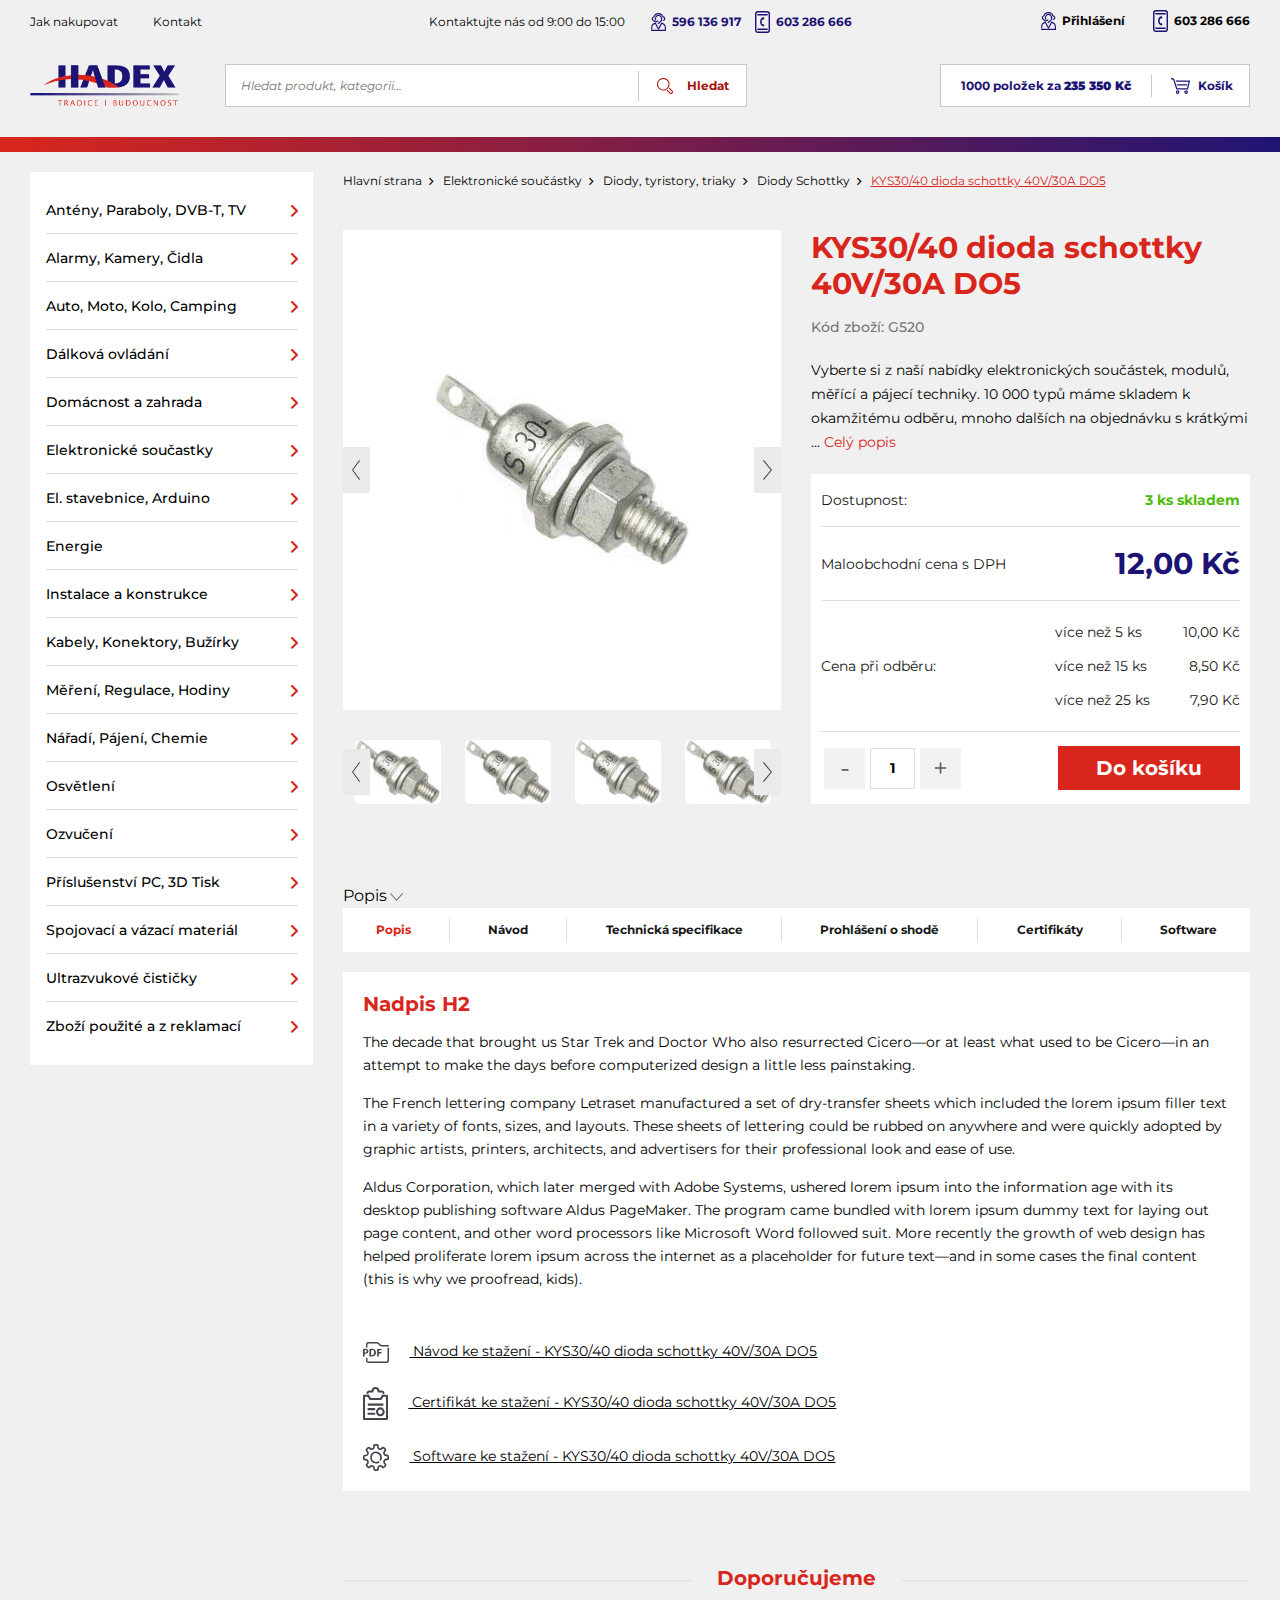
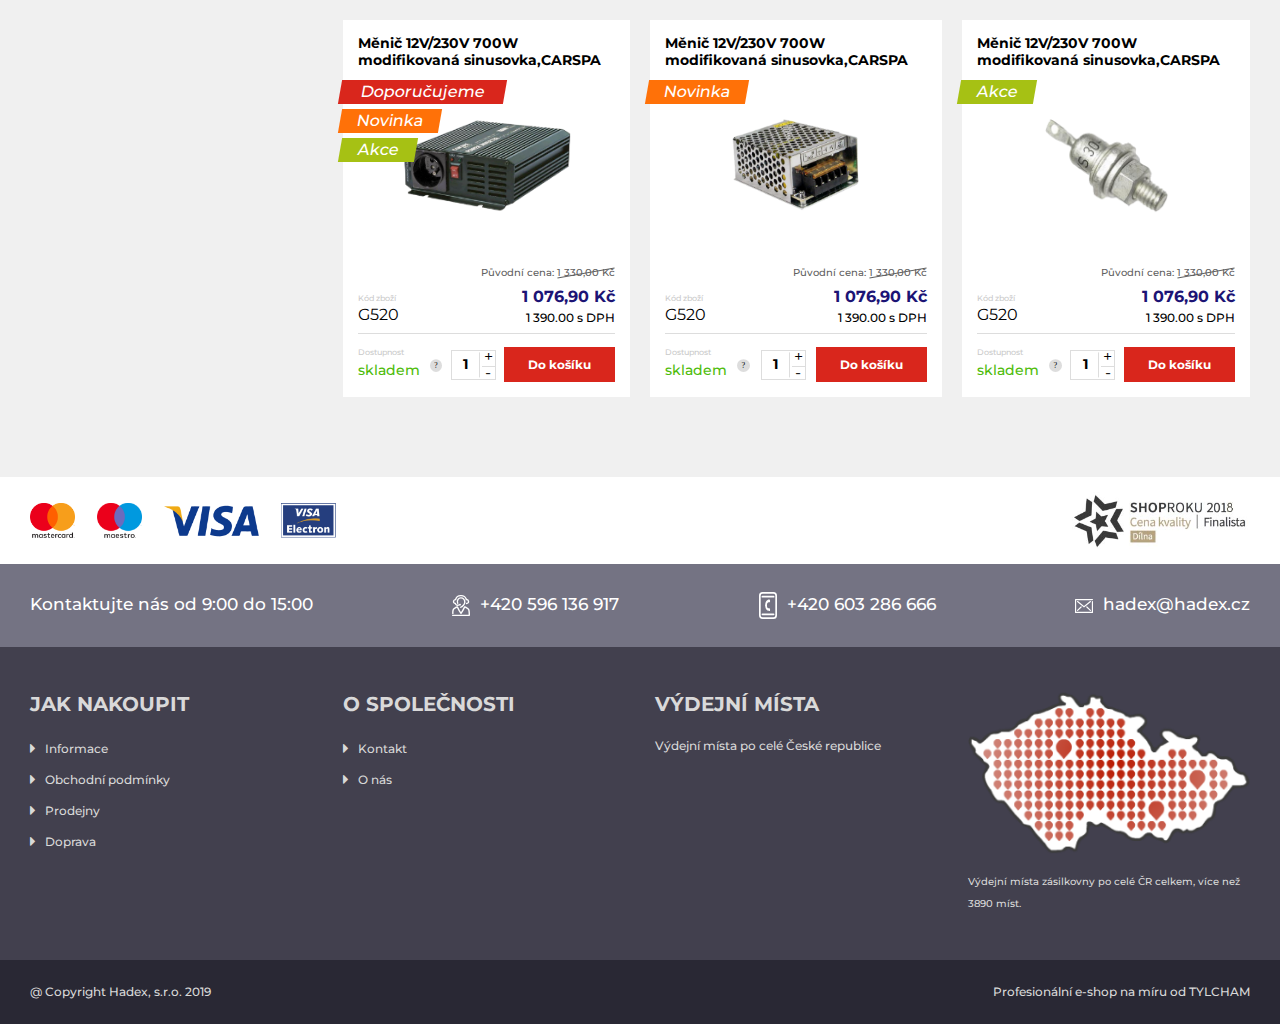
<file: product-details.html>
<!doctype html>
<html lang="en">

<head>
    <!--====== Required meta tags ======-->
    <meta charset="utf-8">
    <meta http-equiv="x-ua-compatible" content="ie=edge">
    <meta name="description" content="">
    <meta name="viewport" content="width=device-width, initial-scale=1, shrink-to-fit=no">

    <!--====== Title ======-->
    <title>Document</title>

    <!--====== Favicon Icon ======-->
    <link rel="shortcut icon" href="images/favicon.ico" type="image/png">

    <!--====== Bootstrap css ======-->
    <link rel="stylesheet" href="assets/css/bootstrap.min.css">

    <!--====== Fontawesome css ======-->
    <link rel="stylesheet" href="assets/css/all.min.css">

    <!--====== Plugins css ======-->
    <link rel="stylesheet" href="assets/css/slick.css">
    <link rel="stylesheet" href="assets/css/nice-select.css">
    <link rel="stylesheet" href="assets/css/magnific-popup.css">
    <link rel="stylesheet" href="assets/css/nouislider.min.css">

    <!--====== Utilities css ======-->
    <link rel="stylesheet" href="assets/css/Util.css">

    <!--====== Main css ======-->
    <link rel="stylesheet" href="assets/css/main.css">

    <!--====== Responsive css ======-->
    <link rel="stylesheet" href="assets/css/responsive.css">


</head>

<body>

    <div class="off-canvas-menu-wrap">
        <ul class="off-canvas-menu">
            <li><a href="#">Jak nakupovat</a></li>
            <li><a href="#">Kontakt</a></li>
            <li><a href="#"><img src="assets/img/ht-1.svg" alt=""> 596 136 917</a></li>
            <li><a href="#"><img src="assets/img/ht-2.svg" alt=""> 603 286 666</a></li>
        </ul>
        <div class="cls-off-canvas-menu">
            <i class="fal fa-times"></i>
        </div>
    </div>
    <div class="off-canvas-overlay"></div>

    <header class="header-area">
        <div class="header-top-area">
            <div class="container">
                <div class="row">
                    <div class="col-lg-3 d-none d-lg-flex align-items-center">
                        <ul class="header-top-link">
                            <li><a href="#">Jak nakupovat</a></li>
                            <li><a href="#">Kontakt</a></li>
                        </ul>
                    </div>
                    <div class="col-lg-6 d-none d-lg-block">
                        <div class="header-top-middle-content">
                            <p>Kontaktujte nás od 9:00 do 15:00</p>
                            <ul class="header-ct-links">
                                <li><a href="#"><img src="assets/img/ht-1.svg" alt=""> 596 136 917</a></li>
                                <li><a href="#"><img src="assets/img/ht-2.svg" alt=""> 603 286 666</a></li>
                            </ul>
                        </div>
                    </div>
                    <div class="col-lg-3">
                        <ul class="header-ct-links header-right">
                            <li><a href="#"><img src="assets/img/ht-1.svg" alt=""> <span class="black">Přihlášení</span></a></li>
                            <li><a href="#"><img src="assets/img/ht-2.svg" alt=""> <span class="black">603 286 666</span></a></li>
                        </ul>
                    </div>
                </div>
            </div>
        </div> <!--./header-top-area -->
        <div class="header-bottom-area">
            <div class="container">
                <div class="row">
                    <div class="col-3 d-lg-none d-xl-none d-flex align-items-center">
                        <div class="toggle-bar"><i class="far fa-bars"></i></div>
                    </div>
                    <div class="col-lg-8 col-5">
                        <div class="header-logo-part">
                            <a href="#" class="logo"><img src="assets/img/logo.svg" alt=""></a>
                            <div class="search-box d-none d-lg-block">
                                <form action="#">
                                    <div class="input-inside">
                                        <input type="text" placeholder="Hledat produkt, kategorii…">
                                        <div class="search-clicked-btn"><img src="assets/img/search-red-icon.svg" alt=""> <span>Hledat</span></div>
                                    </div>
                                </form>
                            </div>
                        </div>
                    </div>
                    <div class="col-lg-4 col-4">
                        <div class="cart-part-wrap">
                            <ul class="cart-ul">
                                <li><a href="#">1000 položek za <strong>235 350 Kč</strong></a>
                                    <ul class="tooltipp">
                                        <div class="toltip-wrap">
                                            Nakupte ještě za 999,00 Kč 
                                            a dopravu máte <strong>zdarma</strong>
                                        </div>
                                    </ul>
                                </li>
                                <li class="shopping-cart"><a href="#"><img src="assets/img/cart.svg" alt=""> <span>Košík</span></a></li>
                            </ul>
                        </div>
                    </div>
                </div>
            </div>
        </div> <!-- ./header-bottom-area -->
    </header>
    <div class="linear-bar"></div>

     <!-- Mobile Category Menu Markup Start  -->
     <div class="mobile-categores-area d-lg-none d-xl-none">
        <div class="container">
            <div class="mobile-categories">
                <div class="search-box for-mobile" id="mobile-search-box">
                    <form action="#">
                        <div class="input-inside">
                            <input type="text" placeholder="Hledat produkt, kategorii…">
                            <div class="search-clicked-btn"><img src="assets/img/search-red-icon.svg" alt=""> <span>Hledat</span></div>
                        </div>
                    </form>
                </div>
                <div class="categoreis-trigger">Kategorie</div>
                <button class="search-trigger"><img src="assets/img/search-red-icon.svg" alt=""></button>
        
        
                <div class="sidebar-wrapper" id="mobile-categori-dropdown">
                    <div class="sidebar-wrap-inner">
                        <ul class="sidebar-menu">
                            <li><a href="#">Antény, Paraboly, DVB-T, TV</a></li>
                            <li><a href="#">Alarmy, Kamery, Čidla</a></li>
                            <li><a href="#">Auto, Moto, Kolo, Camping</a></li>
                            <li><a href="#">Dálková ovládání</a></li>
                            <li><a href="#">Domácnost a zahrada</a></li>
                            <li class="active"><a data-toggle="collapse" href="#collapseEx1" role="button" aria-expanded="false" aria-controls="collapseEx1">Elektronické součastky</a>
                                <ul class="mega-menu-wrap collapse" id="collapseEx1">
                                    <li>
                                        <div class="mega-menu-content-wrap">
                                            <div class="row">
                                                <div class="col-lg-4 col-md-6 mb-30">
                                                    <article class="article">
                                                        <div class="article-img">
                                                            <img src="assets/img/m-i-1.svg" alt="">
                                                        </div>
                                                        <div class="article-content">
                                                            <h5><a href="#">Cuprextit, kontaktní pole</a></h5>
                                                            <p>Cuprextit, Nepájivá kontaktní pole
                                                            Pájivá kontaktní pole</p>
                                                        </div>
                                                    </article>
                                                </div>
                                                <div class="col-lg-4 col-md-6 mb-30">
                                                    <article class="article">
                                                        <div class="article-img">
                                                            <img src="assets/img/m-i-2.svg" alt="">
                                                        </div>
                                                        <div class="article-content">
                                                            <h5><a href="#">Cuprextit, kontaktní pole</a></h5>
                                                            <p>Cuprextit, Nepájivá kontaktní pole
                                                            Pájivá kontaktní pole</p>
                                                        </div>
                                                    </article>
                                                </div>
                                                <div class="col-lg-4 col-md-6 mb-30">
                                                    <article class="article">
                                                        <div class="article-img">
                                                            <img src="assets/img/m-i-1.svg" alt="">
                                                        </div>
                                                        <div class="article-content">
                                                            <h5><a href="#">Cuprextit, kontaktní pole</a></h5>
                                                            <p>Cuprextit, Nepájivá kontaktní pole
                                                            Pájivá kontaktní pole</p>
                                                        </div>
                                                    </article>
                                                </div>
                                                <div class="col-lg-4 col-md-6 mb-30">
                                                    <article class="article">
                                                        <div class="article-img">
                                                            <img src="assets/img/m-i-1.svg" alt="">
                                                        </div>
                                                        <div class="article-content">
                                                            <h5><a href="#">Cuprextit, kontaktní pole</a></h5>
                                                            <p>Cuprextit, Nepájivá kontaktní pole
                                                            Pájivá kontaktní pole</p>
                                                        </div>
                                                    </article>
                                                </div>
                                                <div class="col-lg-4 col-md-6 mb-30">
                                                    <article class="article">
                                                        <div class="article-img">
                                                            <img src="assets/img/m-i-2.svg" alt="">
                                                        </div>
                                                        <div class="article-content">
                                                            <h5><a href="#">Cuprextit, kontaktní pole</a></h5>
                                                            <p>Cuprextit, Nepájivá kontaktní pole
                                                            Pájivá kontaktní pole</p>
                                                        </div>
                                                    </article>
                                                </div>
                                                <div class="col-lg-4 col-md-6 mb-30">
                                                    <article class="article">
                                                        <div class="article-img">
                                                            <img src="assets/img/m-i-1.svg" alt="">
                                                        </div>
                                                        <div class="article-content">
                                                            <h5><a href="#">Cuprextit, kontaktní pole</a></h5>
                                                            <p>Cuprextit, Nepájivá kontaktní pole
                                                            Pájivá kontaktní pole</p>
                                                        </div>
                                                    </article>
                                                </div>
                                                <div class="col-lg-4 col-md-6 mb-30">
                                                    <article class="article">
                                                        <div class="article-img">
                                                            <img src="assets/img/m-i-1.svg" alt="">
                                                        </div>
                                                        <div class="article-content">
                                                            <h5><a href="#">Cuprextit, kontaktní pole</a></h5>
                                                            <p>Cuprextit, Nepájivá kontaktní pole
                                                            Pájivá kontaktní pole</p>
                                                        </div>
                                                    </article>
                                                </div>
                                                <div class="col-lg-4 col-md-6 mb-30">
                                                    <article class="article">
                                                        <div class="article-img">
                                                            <img src="assets/img/m-i-2.svg" alt="">
                                                        </div>
                                                        <div class="article-content">
                                                            <h5><a href="#">Cuprextit, kontaktní pole</a></h5>
                                                            <p>Cuprextit, Nepájivá kontaktní pole
                                                            Pájivá kontaktní pole</p>
                                                        </div>
                                                    </article>
                                                </div>
                                                <div class="col-lg-4 col-md-6 mb-30">
                                                    <article class="article">
                                                        <div class="article-img">
                                                            <img src="assets/img/m-i-1.svg" alt="">
                                                        </div>
                                                        <div class="article-content">
                                                            <h5><a href="#">Cuprextit, kontaktní pole</a></h5>
                                                            <p>Cuprextit, Nepájivá kontaktní pole
                                                            Pájivá kontaktní pole</p>
                                                        </div>
                                                    </article>
                                                </div>
                                                <div class="col-lg-4 col-md-6 mb-30">
                                                    <article class="article">
                                                        <div class="article-img">
                                                            <img src="assets/img/m-i-1.svg" alt="">
                                                        </div>
                                                        <div class="article-content">
                                                            <h5><a href="#">Cuprextit, kontaktní pole</a></h5>
                                                            <p>Cuprextit, Nepájivá kontaktní pole
                                                            Pájivá kontaktní pole</p>
                                                        </div>
                                                    </article>
                                                </div>
                                                <div class="col-lg-4 col-md-6 mb-30">
                                                    <article class="article">
                                                        <div class="article-img">
                                                            <img src="assets/img/m-i-2.svg" alt="">
                                                        </div>
                                                        <div class="article-content">
                                                            <h5><a href="#">Cuprextit, kontaktní pole</a></h5>
                                                            <p>Cuprextit, Nepájivá kontaktní pole
                                                            Pájivá kontaktní pole</p>
                                                        </div>
                                                    </article>
                                                </div>
                                                <div class="col-lg-4 col-md-6 mb-30">
                                                    <article class="article">
                                                        <div class="article-img">
                                                            <img src="assets/img/m-i-1.svg" alt="">
                                                        </div>
                                                        <div class="article-content">
                                                            <h5><a href="#">Cuprextit, kontaktní pole</a></h5>
                                                            <p>Cuprextit, Nepájivá kontaktní pole
                                                            Pájivá kontaktní pole</p>
                                                        </div>
                                                    </article>
                                                </div>
                                                <div class="col-lg-4 col-md-6 mb-30">
                                                    <article class="article">
                                                        <div class="article-img">
                                                            <img src="assets/img/m-i-1.svg" alt="">
                                                        </div>
                                                        <div class="article-content">
                                                            <h5><a href="#">Cuprextit, kontaktní pole</a></h5>
                                                            <p>Cuprextit, Nepájivá kontaktní pole
                                                            Pájivá kontaktní pole</p>
                                                        </div>
                                                    </article>
                                                </div>
                                                <div class="col-lg-4 col-md-6 mb-30">
                                                    <article class="article">
                                                        <div class="article-img">
                                                            <img src="assets/img/m-i-2.svg" alt="">
                                                        </div>
                                                        <div class="article-content">
                                                            <h5><a href="#">Cuprextit, kontaktní pole</a></h5>
                                                            <p>Cuprextit, Nepájivá kontaktní pole
                                                            Pájivá kontaktní pole</p>
                                                        </div>
                                                    </article>
                                                </div>
                                                <div class="col-lg-4 col-md-6 mb-30">
                                                    <article class="article">
                                                        <div class="article-img">
                                                            <img src="assets/img/m-i-1.svg" alt="">
                                                        </div>
                                                        <div class="article-content">
                                                            <h5><a href="#">Cuprextit, kontaktní pole</a></h5>
                                                            <p>Cuprextit, Nepájivá kontaktní pole
                                                            Pájivá kontaktní pole</p>
                                                        </div>
                                                    </article>
                                                </div>
                                                <div class="col-lg-4 col-md-6 mb-30">
                                                    <article class="article">
                                                        <div class="article-img">
                                                            <img src="assets/img/m-i-1.svg" alt="">
                                                        </div>
                                                        <div class="article-content">
                                                            <h5><a href="#">Cuprextit, kontaktní pole</a></h5>
                                                            <p>Cuprextit, Nepájivá kontaktní pole
                                                            Pájivá kontaktní pole</p>
                                                        </div>
                                                    </article>
                                                </div>
                                                <div class="col-lg-4 col-md-6 mb-30">
                                                    <article class="article">
                                                        <div class="article-img">
                                                            <img src="assets/img/m-i-2.svg" alt="">
                                                        </div>
                                                        <div class="article-content">
                                                            <h5><a href="#">Cuprextit, kontaktní pole</a></h5>
                                                            <p>Cuprextit, Nepájivá kontaktní pole
                                                            Pájivá kontaktní pole</p>
                                                        </div>
                                                    </article>
                                                </div>
                                                <div class="col-lg-4 col-md-6 mb-30">
                                                    <article class="article">
                                                        <div class="article-img">
                                                            <img src="assets/img/m-i-1.svg" alt="">
                                                        </div>
                                                        <div class="article-content">
                                                            <h5><a href="#">Cuprextit, kontaktní pole</a></h5>
                                                            <p>Cuprextit, Nepájivá kontaktní pole
                                                            Pájivá kontaktní pole</p>
                                                        </div>
                                                    </article>
                                                </div>
                                                <div class="col-lg-4 col-md-6 mb-30">
                                                    <article class="article">
                                                        <div class="article-img">
                                                            <img src="assets/img/m-i-1.svg" alt="">
                                                        </div>
                                                        <div class="article-content">
                                                            <h5><a href="#">Cuprextit, kontaktní pole</a></h5>
                                                            <p>Cuprextit, Nepájivá kontaktní pole
                                                            Pájivá kontaktní pole</p>
                                                        </div>
                                                    </article>
                                                </div>
                                                <div class="col-lg-4 col-md-6 mb-30">
                                                    <article class="article">
                                                        <div class="article-img">
                                                            <img src="assets/img/m-i-2.svg" alt="">
                                                        </div>
                                                        <div class="article-content">
                                                            <h5><a href="#">Cuprextit, kontaktní pole</a></h5>
                                                            <p>Cuprextit, Nepájivá kontaktní pole
                                                            Pájivá kontaktní pole</p>
                                                        </div>
                                                    </article>
                                                </div>
                                                <div class="col-lg-4 col-md-6 mb-30">
                                                    <article class="article">
                                                        <div class="article-img">
                                                            <img src="assets/img/m-i-1.svg" alt="">
                                                        </div>
                                                        <div class="article-content">
                                                            <h5><a href="#">Cuprextit, kontaktní pole</a></h5>
                                                            <p>Cuprextit, Nepájivá kontaktní pole
                                                            Pájivá kontaktní pole Cuprextit, Nepájivá kontaktní pole
                                                            Pájivá kontaktní pol uprextit, Nepájivá kontaktní pole
                                                            Pájivá kontaktní pol</p>
                                                        </div>
                                                    </article>
                                                </div>
                                            </div>
                                        </div>
                                    </li>
                                </ul>
                            </li>
                            <li><a href="#">El. stavebnice, Arduino</a></li>
                            <li><a href="#">Energie</a></li>
                            <li><a href="#">Instalace a konstrukce</a></li>
                            <li><a href="#">Kabely, Konektory, Bužírky</a></li>
                            <li><a href="#">Měření, Regulace, Hodiny</a></li>
                            <li><a href="#">Nářadí, Pájení, Chemie</a></li>
                            <li><a href="#">Osvětlení</a></li>
                            <li><a href="#">Ozvučení</a></li>
                            <li><a href="#">Příslušenství PC, 3D Tisk</a></li>
                            <li><a href="#">Spojovací a vázací materiál</a></li>
                            <li><a href="#">Ultrazvukové čističky</a></li>
                            <li><a href="#">Zboží použité a z reklamací</a></li>
                        </ul>
                    </div>
                </div>
                
            </div>
        </div>
    </div>
    <!-- Mobile Category Menu Markup End  -->

    <main>
        <div class="main-content-area">
            <div class="container">
                <div class="row">
                    <div class="col-lg-3 d-none d-lg-block">
                        <div class="sidebar-wrapper">
                            <div class="sidebar-wrap-inner">
                                <ul class="sidebar-menu">
                                    <li><a href="#">Antény, Paraboly, DVB-T, TV</a></li>
                                    <li><a href="#">Alarmy, Kamery, Čidla</a></li>
                                    <li><a href="#">Auto, Moto, Kolo, Camping</a></li>
                                    <li><a href="#">Dálková ovládání</a></li>
                                    <li><a href="#">Domácnost a zahrada</a></li>
                                    <li class="active"><a href="#">Elektronické součastky</a>
                                        <ul class="mega-menu-wrap">
                                            <li>
                                                <div class="mega-menu-content-wrap">
                                                   <div class="row">
                                                       <div class="col-lg-4 mb-30">
                                                           <article class="article">
                                                               <div class="article-img">
                                                                   <img src="assets/img/m-i-1.svg" alt="">
                                                               </div>
                                                               <div class="article-content">
                                                                   <h5><a href="#">Cuprextit, kontaktní pole</a></h5>
                                                                   <p>Cuprextit, Nepájivá kontaktní pole
                                                                    Pájivá kontaktní pole</p>
                                                               </div>
                                                           </article>
                                                       </div>
                                                       <div class="col-lg-4 mb-30">
                                                           <article class="article">
                                                               <div class="article-img">
                                                                   <img src="assets/img/m-i-2.svg" alt="">
                                                               </div>
                                                               <div class="article-content">
                                                                   <h5><a href="#">Cuprextit, kontaktní pole</a></h5>
                                                                   <p>Cuprextit, Nepájivá kontaktní pole
                                                                    Pájivá kontaktní pole</p>
                                                               </div>
                                                           </article>
                                                       </div>
                                                       <div class="col-lg-4 mb-30">
                                                           <article class="article">
                                                               <div class="article-img">
                                                                   <img src="assets/img/m-i-1.svg" alt="">
                                                               </div>
                                                               <div class="article-content">
                                                                   <h5><a href="#">Cuprextit, kontaktní pole</a></h5>
                                                                   <p>Cuprextit, Nepájivá kontaktní pole
                                                                    Pájivá kontaktní pole</p>
                                                               </div>
                                                           </article>
                                                       </div>
                                                       <div class="col-lg-4 mb-30">
                                                           <article class="article">
                                                               <div class="article-img">
                                                                   <img src="assets/img/m-i-1.svg" alt="">
                                                               </div>
                                                               <div class="article-content">
                                                                   <h5><a href="#">Cuprextit, kontaktní pole</a></h5>
                                                                   <p>Cuprextit, Nepájivá kontaktní pole
                                                                    Pájivá kontaktní pole</p>
                                                               </div>
                                                           </article>
                                                       </div>
                                                       <div class="col-lg-4 mb-30">
                                                           <article class="article">
                                                               <div class="article-img">
                                                                   <img src="assets/img/m-i-2.svg" alt="">
                                                               </div>
                                                               <div class="article-content">
                                                                   <h5><a href="#">Cuprextit, kontaktní pole</a></h5>
                                                                   <p>Cuprextit, Nepájivá kontaktní pole
                                                                    Pájivá kontaktní pole</p>
                                                               </div>
                                                           </article>
                                                       </div>
                                                       <div class="col-lg-4 mb-30">
                                                           <article class="article">
                                                               <div class="article-img">
                                                                   <img src="assets/img/m-i-1.svg" alt="">
                                                               </div>
                                                               <div class="article-content">
                                                                   <h5><a href="#">Cuprextit, kontaktní pole</a></h5>
                                                                   <p>Cuprextit, Nepájivá kontaktní pole
                                                                    Pájivá kontaktní pole</p>
                                                               </div>
                                                           </article>
                                                       </div>
                                                       <div class="col-lg-4 mb-30">
                                                           <article class="article">
                                                               <div class="article-img">
                                                                   <img src="assets/img/m-i-1.svg" alt="">
                                                               </div>
                                                               <div class="article-content">
                                                                   <h5><a href="#">Cuprextit, kontaktní pole</a></h5>
                                                                   <p>Cuprextit, Nepájivá kontaktní pole
                                                                    Pájivá kontaktní pole</p>
                                                               </div>
                                                           </article>
                                                       </div>
                                                       <div class="col-lg-4 mb-30">
                                                           <article class="article">
                                                               <div class="article-img">
                                                                   <img src="assets/img/m-i-2.svg" alt="">
                                                               </div>
                                                               <div class="article-content">
                                                                   <h5><a href="#">Cuprextit, kontaktní pole</a></h5>
                                                                   <p>Cuprextit, Nepájivá kontaktní pole
                                                                    Pájivá kontaktní pole</p>
                                                               </div>
                                                           </article>
                                                       </div>
                                                       <div class="col-lg-4 mb-30">
                                                           <article class="article">
                                                               <div class="article-img">
                                                                   <img src="assets/img/m-i-1.svg" alt="">
                                                               </div>
                                                               <div class="article-content">
                                                                   <h5><a href="#">Cuprextit, kontaktní pole</a></h5>
                                                                   <p>Cuprextit, Nepájivá kontaktní pole
                                                                    Pájivá kontaktní pole</p>
                                                               </div>
                                                           </article>
                                                       </div>
                                                       <div class="col-lg-4 mb-30">
                                                           <article class="article">
                                                               <div class="article-img">
                                                                   <img src="assets/img/m-i-1.svg" alt="">
                                                               </div>
                                                               <div class="article-content">
                                                                   <h5><a href="#">Cuprextit, kontaktní pole</a></h5>
                                                                   <p>Cuprextit, Nepájivá kontaktní pole
                                                                    Pájivá kontaktní pole</p>
                                                               </div>
                                                           </article>
                                                       </div>
                                                       <div class="col-lg-4 mb-30">
                                                           <article class="article">
                                                               <div class="article-img">
                                                                   <img src="assets/img/m-i-2.svg" alt="">
                                                               </div>
                                                               <div class="article-content">
                                                                   <h5><a href="#">Cuprextit, kontaktní pole</a></h5>
                                                                   <p>Cuprextit, Nepájivá kontaktní pole
                                                                    Pájivá kontaktní pole</p>
                                                               </div>
                                                           </article>
                                                       </div>
                                                       <div class="col-lg-4 mb-30">
                                                           <article class="article">
                                                               <div class="article-img">
                                                                   <img src="assets/img/m-i-1.svg" alt="">
                                                               </div>
                                                               <div class="article-content">
                                                                   <h5><a href="#">Cuprextit, kontaktní pole</a></h5>
                                                                   <p>Cuprextit, Nepájivá kontaktní pole
                                                                    Pájivá kontaktní pole</p>
                                                               </div>
                                                           </article>
                                                       </div>
                                                       <div class="col-lg-4 mb-30">
                                                           <article class="article">
                                                               <div class="article-img">
                                                                   <img src="assets/img/m-i-1.svg" alt="">
                                                               </div>
                                                               <div class="article-content">
                                                                   <h5><a href="#">Cuprextit, kontaktní pole</a></h5>
                                                                   <p>Cuprextit, Nepájivá kontaktní pole
                                                                    Pájivá kontaktní pole</p>
                                                               </div>
                                                           </article>
                                                       </div>
                                                       <div class="col-lg-4 mb-30">
                                                           <article class="article">
                                                               <div class="article-img">
                                                                   <img src="assets/img/m-i-2.svg" alt="">
                                                               </div>
                                                               <div class="article-content">
                                                                   <h5><a href="#">Cuprextit, kontaktní pole</a></h5>
                                                                   <p>Cuprextit, Nepájivá kontaktní pole
                                                                    Pájivá kontaktní pole</p>
                                                               </div>
                                                           </article>
                                                       </div>
                                                       <div class="col-lg-4 mb-30">
                                                           <article class="article">
                                                               <div class="article-img">
                                                                   <img src="assets/img/m-i-1.svg" alt="">
                                                               </div>
                                                               <div class="article-content">
                                                                   <h5><a href="#">Cuprextit, kontaktní pole</a></h5>
                                                                   <p>Cuprextit, Nepájivá kontaktní pole
                                                                    Pájivá kontaktní pole</p>
                                                               </div>
                                                           </article>
                                                       </div>
                                                       <div class="col-lg-4 mb-30">
                                                           <article class="article">
                                                               <div class="article-img">
                                                                   <img src="assets/img/m-i-1.svg" alt="">
                                                               </div>
                                                               <div class="article-content">
                                                                   <h5><a href="#">Cuprextit, kontaktní pole</a></h5>
                                                                   <p>Cuprextit, Nepájivá kontaktní pole
                                                                    Pájivá kontaktní pole</p>
                                                               </div>
                                                           </article>
                                                       </div>
                                                       <div class="col-lg-4 mb-30">
                                                           <article class="article">
                                                               <div class="article-img">
                                                                   <img src="assets/img/m-i-2.svg" alt="">
                                                               </div>
                                                               <div class="article-content">
                                                                   <h5><a href="#">Cuprextit, kontaktní pole</a></h5>
                                                                   <p>Cuprextit, Nepájivá kontaktní pole
                                                                    Pájivá kontaktní pole</p>
                                                               </div>
                                                           </article>
                                                       </div>
                                                       <div class="col-lg-4 mb-30">
                                                           <article class="article">
                                                               <div class="article-img">
                                                                   <img src="assets/img/m-i-1.svg" alt="">
                                                               </div>
                                                               <div class="article-content">
                                                                   <h5><a href="#">Cuprextit, kontaktní pole</a></h5>
                                                                   <p>Cuprextit, Nepájivá kontaktní pole
                                                                    Pájivá kontaktní pole</p>
                                                               </div>
                                                           </article>
                                                       </div>
                                                       <div class="col-lg-4 mb-30">
                                                           <article class="article">
                                                               <div class="article-img">
                                                                   <img src="assets/img/m-i-1.svg" alt="">
                                                               </div>
                                                               <div class="article-content">
                                                                   <h5><a href="#">Cuprextit, kontaktní pole</a></h5>
                                                                   <p>Cuprextit, Nepájivá kontaktní pole
                                                                    Pájivá kontaktní pole</p>
                                                               </div>
                                                           </article>
                                                       </div>
                                                       <div class="col-lg-4 mb-30">
                                                           <article class="article">
                                                               <div class="article-img">
                                                                   <img src="assets/img/m-i-2.svg" alt="">
                                                               </div>
                                                               <div class="article-content">
                                                                   <h5><a href="#">Cuprextit, kontaktní pole</a></h5>
                                                                   <p>Cuprextit, Nepájivá kontaktní pole
                                                                    Pájivá kontaktní pole</p>
                                                               </div>
                                                           </article>
                                                       </div>
                                                       <div class="col-lg-4 mb-30">
                                                           <article class="article">
                                                               <div class="article-img">
                                                                   <img src="assets/img/m-i-1.svg" alt="">
                                                               </div>
                                                               <div class="article-content">
                                                                   <h5><a href="#">Cuprextit, kontaktní pole</a></h5>
                                                                   <p>Cuprextit, Nepájivá kontaktní pole
                                                                    Pájivá kontaktní pole Cuprextit, Nepájivá kontaktní pole
                                                                    Pájivá kontaktní pol uprextit, Nepájivá kontaktní pole
                                                                    Pájivá kontaktní pol</p>
                                                               </div>
                                                           </article>
                                                       </div>
                                                   </div>
                                                </div>
                                            </li>
                                        </ul>
                                    </li>
                                    <li><a href="#">El. stavebnice, Arduino</a></li>
                                    <li><a href="#">Energie</a></li>
                                    <li><a href="#">Instalace a konstrukce</a></li>
                                    <li><a href="#">Kabely, Konektory, Bužírky</a></li>
                                    <li><a href="#">Měření, Regulace, Hodiny</a></li>
                                    <li><a href="#">Nářadí, Pájení, Chemie</a></li>
                                    <li><a href="#">Osvětlení</a></li>
                                    <li><a href="#">Ozvučení</a></li>
                                    <li><a href="#">Příslušenství PC, 3D Tisk</a></li>
                                    <li><a href="#">Spojovací a vázací materiál</a></li>
                                    <li><a href="#">Ultrazvukové čističky</a></li>
                                    <li><a href="#">Zboží použité a z reklamací</a></li>
                                </ul>
                            </div>
                        </div>
                    </div>
                    <div class="col-lg-9">
                        <div class="main-content-wrapper">
                            <ul class="breadcumb-ul mb-40">
                                <li><a href="#">Hlavní strana</a></li>
                                <li><a href="#">Elektronické součástky</a></li>
                                <li><a href="#">Diody, tyristory, triaky</a></li>
                                <li><a href="#">Diody Schottky</a></li>
                                <li class="active"><a href="#">KYS30/40 dioda schottky 40V/30A DO5</a></li>
                            </ul>

                            <div class="product-details-wrap mb-50">
                                <div class="row">
                                    <div class="col-12">
                                        <div class="product-title-and-description d-xl-none">
                                            <h3 class="secondary-title">KYS30/40 dioda schottky 
                                                40V/30A DO5</h3>
                                            <span class="product-tag">Kód zboží: G520</span>
                                        </div>
                                    </div>
                                </div>
                                <div class="row">
                                    <div class="col-xl-6 mb-30">
                                        <div class="desk-slider-wrap arw-design">
                                            <div class="desk-active">
                                                <div class="desk-item-wraper">
                                                    <div class="desk-img-item">
                                                        <img src="assets/img/pd-1.png" alt="">
                                                    </div>
                                                </div>
                                                <div class="desk-item-wraper">
                                                    <div class="desk-img-item">
                                                        <img src="assets/img/pd-1.png" alt="">
                                                    </div>
                                                </div>
                                                <div class="desk-item-wraper">
                                                    <div class="desk-img-item">
                                                        <img src="assets/img/pd-1.png" alt="">
                                                    </div>
                                                </div>
                                                <div class="desk-item-wraper">
                                                    <div class="desk-img-item">
                                                        <img src="assets/img/pd-1.png" alt="">
                                                    </div>
                                                </div>
                                                <div class="desk-item-wraper">
                                                    <div class="desk-img-item">
                                                        <img src="assets/img/pd-1.png" alt="">
                                                    </div>
                                                </div>
                                            </div>
                                            <div class="desk-nav arrow-common-design">
                                                <div class="desk-img-item">
                                                    <img src="assets/img/pd-1.png" alt="">
                                                </div>
                                                <div class="desk-img-item">
                                                    <img src="assets/img/pd-1.png" alt="">
                                                </div>
                                                <div class="desk-img-item">
                                                    <img src="assets/img/pd-1.png" alt="">
                                                </div>
                                                <div class="desk-img-item">
                                                    <img src="assets/img/pd-1.png" alt="">
                                                </div>
                                                <div class="desk-img-item">
                                                    <img src="assets/img/pd-1.png" alt="">
                                                </div>
                                            </div>
                                        </div> <!-- ./desk-slider-wrap -->
                                    </div>
                                    <div class="col-xl-6 mb-30">
                                        <div class="product-description">
                                            <div class="product-title-and-description d-none d-xl-block">
                                                <h3 class="secondary-title">KYS30/40 dioda schottky 
                                                    40V/30A DO5</h3>
                                                <span class="product-tag">Kód zboží: G520</span>
                                                <p>Vyberte si z naší nabídky elektronických součástek, modulů, měřící a pájecí techniky. 10 000 typů máme skladem k okamžitému odběru, mnoho dalších na objednávku s krátkými … <a href="#" class="red">Celý popis</a></p>
                                            </div>

                                            <div class="product-price-specification">
                                                <div class="specification-row">
                                                    <p>Dostupnost: </p>
                                                    <span class="green">3 ks skladem</span>
                                                </div>
                                                <div class="specification-row mobile-block">
                                                    <p>Maloobchodní cena s DPH</p>
                                                    <span class="product-price">12,00 Kč</span>
                                                </div>
                                                <div class="specification-row mobile-block">
                                                    <p>Cena při odběru:</p>
                                                    <div class="right-some-row">
                                                        <div class="inner-row">
                                                            <p>více než 5 ks</p>
                                                            <p>10,00 Kč</p>
                                                        </div>
                                                        <div class="inner-row">
                                                            <p>více než 15 ks</p>
                                                            <p> 8,50 Kč</p>
                                                        </div>
                                                        <div class="inner-row">
                                                            <p>více než 25 ks</p>
                                                            <p>7,90 Kč</p>
                                                        </div>
                                                    </div>
                                                </div>
                                                <div class="specification-row mobile-block">
                                                    <div class="p-counter style-2">
                                                        <button class="cmn-design minus-btn">-</button>
                                                        <span class="final-value">1</span>
                                                        <button class="cmn-design plus-btn">+</button>
                                                    </div>
                                                    <a href="#" class="box-btn style-2">Do košíku</a>
                                                </div>
                                            </div>
                                            <div class="product-title-and-description mt-30 d-xl-none">
                                                <p>Vyberte si z naší nabídky elektronických součástek, modulů, měřící a pájecí techniky. 10 000 typů máme skladem k okamžitému odběru, mnoho dalších na objednávku s krátkými … <a href="#" class="red">Celý popis</a></p>
                                            </div>
                                        </div>
                                    </div>
                                </div>
                            </div> <!-- ./product-details-wrap -->

                            <div class="specification-tab-area mb-70">
                                <div class="tabContainer">
                                    <div class="tab-link-box">
                                       <span> Popis</span>
                                       <span class="down-arw"><img src="assets/img/down-arw.svg" alt=""></span>


                                        <nav class="all-tb-links">
                                            <div class="nav nav-link-wrap" id="nav-tab" role="tablist">
                                                <a class="nav-item nav-link active" id="tbOne-tab" data-toggle="tab" href="#tbOne" role="tab" aria-controls="nav-home" aria-selected="true">Popis</a>
                                                <a class="nav-item nav-link" id="tbTwo-tab" data-toggle="tab" href="#tbTwo" role="tab" aria-controls="nav-profile" aria-selected="false">Návod</a>
                                                <a class="nav-item nav-link" id="tbThree-tab" data-toggle="tab" href="#tbThree" role="tab" aria-controls="nav-contact" aria-selected="false">Technická specifikace</a>
                                                <a class="nav-item nav-link" id="tbFour-tab" data-toggle="tab" href="#tbFour" role="tab" aria-controls="nav-home" aria-selected="true">Prohlášení o shodě</a>
                                                <a class="nav-item nav-link" id="tbFive-tab" data-toggle="tab" href="#tbFive" role="tab" aria-controls="nav-profile" aria-selected="false">Certifikáty</a>
                                                <a class="nav-item nav-link" id="tbSix-tab" data-toggle="tab" href="#tbSix" role="tab" aria-controls="nav-contact" aria-selected="false">Software</a>
                                            </div>
                                        </nav>
                                    </div>
                                    
                                    <div class="tab-content" id="nav-tabContent">
                                        <div class="tab-pane fade show active" id="tbOne" role="tabpanel" aria-labelledby="tbOne-tab">
                                            <div class="tb-content-wrap">
                                                <div class="common-para mb-50">
                                                    <h4>Nadpis H2</h4>
                                                    <p>The decade that brought us Star Trek and Doctor Who also resurrected Cicero—or at least what used to be Cicero—in an attempt to make the days before computerized design a little less painstaking.</p>
                                                    <p>The French lettering company Letraset manufactured a set of dry-transfer sheets which included the lorem ipsum filler text in a variety of fonts, sizes, and layouts. These sheets of lettering could be rubbed on anywhere and were quickly adopted by graphic artists, printers, architects, and advertisers for their professional look and ease of use.</p>
                                                    <p>Aldus Corporation, which later merged with Adobe Systems, ushered lorem ipsum into the information age with its desktop publishing software Aldus PageMaker. The program came bundled with lorem ipsum dummy text for laying out page content, and other word processors like Microsoft Word followed suit. More recently the growth of web design has helped proliferate lorem ipsum across the internet as a placeholder for future text—and in some cases the final content (this is why we proofread, kids).</p>
                                                </div>
                                                <ul class="feature-list">
                                                    <li><a href="#"><img src="assets/img/fe-1.svg" alt=""> Návod ke stažení - KYS30/40 dioda schottky 40V/30A DO5</a></li>
                                                    <li><a href="#"><img src="assets/img/fe-2.svg" alt=""> Certifikát ke stažení - KYS30/40 dioda schottky 40V/30A DO5</a></li>
                                                    <li><a href="#"><img src="assets/img/fe-3.svg" alt=""> Software ke stažení - KYS30/40 dioda schottky 40V/30A DO5</a></li>
                                                </ul>
                                            </div>
                                        </div>
                                        <div class="tab-pane fade" id="tbTwo" role="tabpanel" aria-labelledby="tbTwo-tab">
                                            <div class="tb-content-wrap">
                                                ...
                                            </div>
                                        </div>
                                        <div class="tab-pane fade" id="tbThree" role="tabpanel" aria-labelledby="tbThree-tab">
                                            <div class="tb-content-wrap">
                                                ...
                                            </div>
                                        </div>
                                        <div class="tab-pane fade" id="tbFour" role="tabpanel" aria-labelledby="tbFour-tab">
                                            <div class="tb-content-wrap">
                                                <p>Lorem ipsum dolor sit amet consectetur adipisicing elit. Aliquam, totam.</p>
                                            </div>
                                        </div>
                                        <div class="tab-pane fade" id="tbFive" role="tabpanel" aria-labelledby="tbFive-tab">
                                            <div class="tb-content-wrap">
                                                ...
                                            </div>
                                        </div>
                                        <div class="tab-pane fade" id="tbSix" role="tabpanel" aria-labelledby="tbSix-tab">
                                            <div class="tb-content-wrap">
                                                ...
                                            </div>
                                        </div>
                                    </div>
                                </div>
                            </div> <!-- ./specification-tab-area -->

                            <div class="product-area">
                                <div class="row">
                                    <div class="col-12">
                                        <div class="section-title">
                                            <h2>Doporučujeme</h2>
                                        </div>
                                    </div>
                                </div>
                                <div class="row">
                                    <div class="col-xl-4 pr-10 mb-20">
                                        <div class="single-product-wrap">

                                            <div class="product-stamp">
                                                <p class="red-bg"><span>Doporučujeme</span></p>
                                                <p class="orange-bg"><span>Novinka</span></p>
                                                <p class="green-bg"><span>Akce</span></p>
                                            </div>

                                            <h3>Měnič 12V/230V 700W
                                                modifikovaná sinusovka,CARSPA</h3>
                                            <div class="product-img">
                                                <img src="assets/img/product-1.png" alt="">
                                            </div>
                                            <div class="price-twin-flex">
                                                <p class="badge-p"><span>Kód zboží</span> G520</p>
                                                <div class="price-wrap">
                                                    <p>Původní cena: <span class="previous-price">1 330,00 Kč</span></p>
                                                    <span class="current-price">1 076,90 Kč</span>
                                                    <span class="dph">1 390.00 s DPH</span>
                                                </div>
                                            </div>
                                            <div class="crud-div">
                                                <div class="with-question-mark">
                                                    <p class="badge-p"><span>Dostupnost</span> skladem</p>
                                                    <a href="#" class="question-mark"><img src="assets/img/question-mark.svg" alt=""></a>
                                                </div>
                                                <div class="p-counter">
                                                    <button class="cmn-design minus-btn">-</button>
                                                    <span class="final-value">1</span>
                                                    <button class="cmn-design plus-btn">+</button>
                                                </div>
                                                <a href="#" class="box-btn">Do košíku</a>
                                            </div>
                                        </div>
                                    </div>
                                    <div class="col-xl-4 pl-10 pr-10 mb-20">
                                        <div class="single-product-wrap">

                                            <div class="product-stamp">
                                                <p class="orange-bg"><span>Novinka</span></p>
                                            </div>

                                            <h3>Měnič 12V/230V 700W
                                                modifikovaná sinusovka,CARSPA</h3>
                                            <div class="product-img">
                                                <img src="assets/img/product-2.png" alt="">
                                            </div>
                                            <div class="price-twin-flex">
                                                <p class="badge-p"><span>Kód zboží</span> G520</p>
                                                <div class="price-wrap">
                                                    <p>Původní cena: <span class="previous-price">1 330,00 Kč</span></p>
                                                    <span class="current-price">1 076,90 Kč</span>
                                                    <span class="dph">1 390.00 s DPH</span>
                                                </div>
                                            </div>
                                            <div class="crud-div">
                                                <div class="with-question-mark">
                                                    <p class="badge-p"><span>Dostupnost</span> skladem</p>
                                                    <a href="#" class="question-mark"><img src="assets/img/question-mark.svg" alt=""></a>
                                                </div>
                                                <div class="p-counter">
                                                    <button class="cmn-design minus-btn">-</button>
                                                    <span class="final-value">1</span>
                                                    <button class="cmn-design plus-btn">+</button>
                                                </div>
                                                <a href="#" class="box-btn">Do košíku</a>
                                            </div>
                                        </div>
                                    </div>
                                    <div class="col-xl-4 pl-10 mb-20">
                                        <div class="single-product-wrap">

                                            <div class="product-stamp">
                                                <p class="green-bg"><span>Akce</span></p>
                                            </div>

                                            <h3>Měnič 12V/230V 700W
                                                modifikovaná sinusovka,CARSPA</h3>
                                            <div class="product-img">
                                                <img src="assets/img/product-3.png" alt="">
                                            </div>
                                            <div class="price-twin-flex">
                                                <p class="badge-p"><span>Kód zboží</span> G520</p>
                                                <div class="price-wrap">
                                                    <p>Původní cena: <span class="previous-price">1 330,00 Kč</span></p>
                                                    <span class="current-price">1 076,90 Kč</span>
                                                    <span class="dph">1 390.00 s DPH</span>
                                                </div>
                                            </div>
                                            <div class="crud-div">
                                                <div class="with-question-mark">
                                                    <p class="badge-p"><span>Dostupnost</span> skladem</p>
                                                    <a href="#" class="question-mark"><img src="assets/img/question-mark.svg" alt=""></a>
                                                </div>
                                                <div class="p-counter">
                                                    <button class="cmn-design minus-btn">-</button>
                                                    <span class="final-value">1</span>
                                                    <button class="cmn-design plus-btn">+</button>
                                                </div>
                                                <a href="#" class="box-btn">Do košíku</a>
                                            </div>
                                        </div>
                                    </div>
                                </div>
                            </div> <!-- ./product-area -->
                            
                        </div> <!-- ./main-content-wrapper -->
                    </div>
                </div>
            </div>
        </div> <!-- ./main-content-area -->
    </main>

    
    <footer>
        <div class="card-area">
            <div class="container">
                <div class="row">
                    <div class="col-12">
                        <div class="card-outer-wrap">
                            <div class="card-wrapper">
                                <div class="card-item">
                                    <img src="assets/img/card-1.png" alt="">
                                </div>
                                <div class="card-item">
                                    <img src="assets/img/card-2.png" alt="">
                                </div>
                                <div class="card-item">
                                    <img src="assets/img/card-3.png" alt="">
                                </div>
                                <div class="card-item">
                                    <img src="assets/img/card-4.png" alt="">
                                </div>
                            </div> <!-- ./card-wrapper -->
                            <div class="vendor-logo">
                                <a href="#"><img src="assets/img/vendor-logo-1.png" alt=""></a>
                            </div>
                        </div>
                    </div>
                </div>
            </div>
        </div> <!-- ./card-area -->

        <div class="ft-contact-area">
            <div class="container">
                <div class="row">
                    <div class="col-12">
                        <ul class="ft-contact-wrap">
                            <li><a href="#">Kontaktujte nás od 9:00 do 15:00</a></li>
                            <li><a href="#"><img src="assets/img/i-1.svg" alt="">+420 596 136 917</a></li>
                            <li><a href="#"><img src="assets/img/i-2.svg" alt="">+420 603 286 666</a></li>
                            <li><a href="#"><img src="assets/img/i-3.svg" alt="">hadex@hadex.cz</a></li>
                        </ul>
                    </div>
                </div>
            </div>
        </div> <!-- ./ft-contact-area -->

        <div class="footer-widget-area">
            <div class="container">
                <div class="row">
                    <div class="col-lg-3 col-md-6 mb-30">
                        <div class="footer-widget">
                            <h3>JAK NAKOUPIT</h3>
                            <ul class="ft-links">
                                <li><a href="#">Informace</a></li>
                                <li><a href="#">Obchodní podmínky</a></li>
                                <li><a href="#">Prodejny</a></li>
                                <li><a href="#">Doprava</a></li>
                            </ul>
                        </div>
                    </div>
                    <div class="col-lg-3 col-md-6 mb-30">
                        <div class="footer-widget">
                            <h3>O SPOLEČNOSTI</h3>
                            <ul class="ft-links">
                                <li><a href="#">Kontakt</a></li>
                                <li><a href="#">O nás</a></li>
                            </ul>
                        </div>
                    </div>
                    <div class="col-lg-3 col-md-6 mb-30">
                        <div class="footer-widget">
                            <h3>VÝDEJNÍ MÍSTA</h3>
                            <p>Výdejní místa po celé 
                                České republice</p>
                        </div>
                    </div>
                    <div class="col-lg-3 col-md-6 mb-30">
                        <div class="footer-widget">
                            <div class="map-img">
                                <img src="assets/img/map.png" alt="">
                                <p>Výdejní místa zásilkovny po celé ČR celkem, více než 3890 míst.</p>
                            </div>
                        </div>
                    </div>
                </div>
            </div>
        </div> <!-- ./footer-widget-area -->

        <div class="copyright-area">
            <div class="container">
                <div class="row">
                    <div class="col-12">
                        <div class="copyright-text">
                            <p>@ Copyright Hadex, s.r.o. 2019</p>
                            <p>Profesionální e-shop na míru od TYLCHAM</p>
                        </div>
                    </div>
                </div>
            </div>
        </div>
    </footer>


    <a href="#" class="back-to-top"><i class="fal fa-angle-up"></i></a>

    <!--====== jquery js ======-->
    <script src="assets/js/vendor/modernizr-3.6.0.min.js"></script>
    <script src="assets/js/vendor/jquery-1.12.4.min.js"></script>

    <!--====== Bootstrap js ======-->
    <script src="assets/js/bootstrap.min.js"></script>

    <!--====== Plugins js ======-->
    <script src="assets/js/slick.min.js"></script>
    <script src="assets/js/jquery.nice-select.min.js"></script>
    <script src="assets/js/jquery.magnific-popup.min.js"></script>
    <script src="assets/js/nouislider.js"></script>

    <!--====== Utilites Js =====-->
    <script src="assets/js/Util.js"></script>
    <!--====== Main js ======-->
    <script src="assets/js/main.js"></script>

</body>

</html>
</file>
<file: assets/css/nice-select.css>
.nice-select {
  -webkit-tap-highlight-color: transparent;
  background-color: #fff;
  border-radius: 5px;
  border: solid 1px #e8e8e8;
  box-sizing: border-box;
  clear: both;
  cursor: pointer;
  display: block;
  float: left;
  font-family: inherit;
  font-size: 14px;
  font-weight: normal;
  height: 42px;
  line-height: 40px;
  outline: none;
  padding-left: 18px;
  padding-right: 30px;
  position: relative;
  text-align: left !important;
  -webkit-transition: all 0.2s ease-in-out;
  transition: all 0.2s ease-in-out;
  -webkit-user-select: none;
     -moz-user-select: none;
      -ms-user-select: none;
          user-select: none;
  white-space: nowrap;
  width: auto; }
  .nice-select:hover {
    border-color: #dbdbdb; }
  .nice-select:active, .nice-select.open, .nice-select:focus {
    border-color: #999; }
  .nice-select:after {
    border-bottom: 2px solid #999;
    border-right: 2px solid #999;
    content: '';
    display: block;
    height: 5px;
    margin-top: -4px;
    pointer-events: none;
    position: absolute;
    right: 12px;
    top: 50%;
    -webkit-transform-origin: 66% 66%;
        -ms-transform-origin: 66% 66%;
            transform-origin: 66% 66%;
    -webkit-transform: rotate(45deg);
        -ms-transform: rotate(45deg);
            transform: rotate(45deg);
    -webkit-transition: all 0.15s ease-in-out;
    transition: all 0.15s ease-in-out;
    width: 5px; }
  .nice-select.open:after {
    -webkit-transform: rotate(-135deg);
        -ms-transform: rotate(-135deg);
            transform: rotate(-135deg); }
  .nice-select.open .list {
    opacity: 1;
    pointer-events: auto;
    -webkit-transform: scale(1) translateY(0);
        -ms-transform: scale(1) translateY(0);
            transform: scale(1) translateY(0); }
  .nice-select.disabled {
    border-color: #ededed;
    color: #999;
    pointer-events: none; }
    .nice-select.disabled:after {
      border-color: #cccccc; }
  .nice-select.wide {
    width: 100%; }
    .nice-select.wide .list {
      left: 0 !important;
      right: 0 !important; }
  .nice-select.right {
    float: right; }
    .nice-select.right .list {
      left: auto;
      right: 0; }
  .nice-select.small {
    font-size: 12px;
    height: 36px;
    line-height: 34px; }
    .nice-select.small:after {
      height: 4px;
      width: 4px; }
    .nice-select.small .option {
      line-height: 34px;
      min-height: 34px; }
  .nice-select .list {
    background-color: #fff;
    border-radius: 5px;
    box-shadow: 0 0 0 1px rgba(68, 68, 68, 0.11);
    box-sizing: border-box;
    margin-top: 4px;
    opacity: 0;
    overflow: hidden;
    padding: 0;
    pointer-events: none;
    position: absolute;
    top: 100%;
    left: 0;
    -webkit-transform-origin: 50% 0;
        -ms-transform-origin: 50% 0;
            transform-origin: 50% 0;
    -webkit-transform: scale(0.75) translateY(-21px);
        -ms-transform: scale(0.75) translateY(-21px);
            transform: scale(0.75) translateY(-21px);
    -webkit-transition: all 0.2s cubic-bezier(0.5, 0, 0, 1.25), opacity 0.15s ease-out;
    transition: all 0.2s cubic-bezier(0.5, 0, 0, 1.25), opacity 0.15s ease-out;
    z-index: 9; }
    .nice-select .list:hover .option:not(:hover) {
      background-color: transparent !important; }
  .nice-select .option {
    cursor: pointer;
    font-weight: 400;
    line-height: 40px;
    list-style: none;
    min-height: 40px;
    outline: none;
    padding-left: 18px;
    padding-right: 29px;
    text-align: left;
    -webkit-transition: all 0.2s;
    transition: all 0.2s; }
    .nice-select .option:hover, .nice-select .option.focus, .nice-select .option.selected.focus {
      background-color: #f6f6f6; }
    .nice-select .option.selected {
      font-weight: bold; }
    .nice-select .option.disabled {
      background-color: transparent;
      color: #999;
      cursor: default; }

.no-csspointerevents .nice-select .list {
  display: none; }

.no-csspointerevents .nice-select.open .list {
  display: block; }
</file>
<file: assets/css/Util.css>
/* Deafult Margin & Padding */
/*-- Margin Top --*/
.mt-5 {
	margin-top: 5px;
}
.mt-10 {
	margin-top: 10px;
}
.mt-15 {
	margin-top: 15px;
}
.mt-20 {
	margin-top: 20px;
}
.mt-25 {
	margin-top: 25px;
}
.mt-30 {
	margin-top: 30px;
}
.mt-35 {
	margin-top: 35px;
}
.mt-40 {
	margin-top: 40px;
}
.mt-45 {
	margin-top: 45px;
}
.mt-50 {
	margin-top: 50px;
}
.mt-55 {
	margin-top: 55px;
}
.mt-60 {
	margin-top: 60px;
}
.mt-65 {
	margin-top: 65px;
}
.mt-70 {
	margin-top: 70px;
}
.mt-75 {
	margin-top: 75px;
}
.mt-80 {
	margin-top: 80px;
}
.mt-85 {
	margin-top: 85px;
}
.mt-90 {
	margin-top: 90px;
}
.mt-95 {
	margin-top: 95px;
}
.mt-100 {
	margin-top: 100px;
}
.mt-105 {
	margin-top: 105px;
}
.mt-110 {
	margin-top: 110px;
}
.mt-115 {
	margin-top: 115px;
}
.mt-120 {
	margin-top: 120px;
}
.mt-125 {
	margin-top: 125px;
}
.mt-130 {
	margin-top: 130px;
}
.mt-135 {
	margin-top: 135px;
}
.mt-140 {
	margin-top: 140px;
}
.mt-145 {
	margin-top: 145px;
}
.mt-150 {
	margin-top: 150px;
}
.mt-155 {
	margin-top: 155px;
}
.mt-160 {
	margin-top: 160px;
}
.mt-165 {
	margin-top: 165px;
}
.mt-170 {
	margin-top: 170px;
}
.mt-175 {
	margin-top: 175px;
}
.mt-180 {
	margin-top: 180px;
}
.mt-185 {
	margin-top: 185px;
}
.mt-190 {
	margin-top: 190px;
}
.mt-195 {
	margin-top: 195px;
}
.mt-200 {
	margin-top: 200px;
}
/*-- Margin Bottom --*/

.mb-5 {
	margin-bottom: 5px;
}
.mb-10 {
	margin-bottom: 10px;
}
.mb-15 {
	margin-bottom: 15px;
}
.mb-20 {
	margin-bottom: 20px;
}
.mb-25 {
	margin-bottom: 25px;
}
.mb-30 {
	margin-bottom: 30px;
}
.mb-35 {
	margin-bottom: 35px;
}
.mb-40 {
	margin-bottom: 40px;
}
.mb-45 {
	margin-bottom: 45px;
}
.mb-50 {
	margin-bottom: 50px;
}
.mb-55 {
	margin-bottom: 55px;
}
.mb-60 {
	margin-bottom: 60px;
}
.mb-65 {
	margin-bottom: 65px;
}
.mb-70 {
	margin-bottom: 70px;
}
.mb-75 {
	margin-bottom: 75px;
}
.mb-80 {
	margin-bottom: 80px;
}
.mb-85 {
	margin-bottom: 85px;
}
.mb-90 {
	margin-bottom: 90px;
}
.mb-95 {
	margin-bottom: 95px;
}
.mb-100 {
	margin-bottom: 100px;
}
.mb-105 {
	margin-bottom: 105px;
}
.mb-110 {
	margin-bottom: 110px;
}
.mb-115 {
	margin-bottom: 115px;
}
.mb-120 {
	margin-bottom: 120px;
}
.mb-125 {
	margin-bottom: 125px;
}
.mb-130 {
	margin-bottom: 130px;
}
.mb-135 {
	margin-bottom: 135px;
}
.mb-140 {
	margin-bottom: 140px;
}
.mb-145 {
	margin-bottom: 145px;
}
.mb-150 {
	margin-bottom: 150px;
}
.mb-155 {
	margin-bottom: 155px;
}
.mb-160 {
	margin-bottom: 160px;
}
.mb-165 {
	margin-bottom: 165px;
}
.mb-170 {
	margin-bottom: 170px;
}
.mb-175 {
	margin-bottom: 175px;
}
.mb-180 {
	margin-bottom: 180px;
}
.mb-185 {
	margin-bottom: 185px;
}
.mb-190 {
	margin-bottom: 190px;
}
.mb-195 {
	margin-bottom: 195px;
}
.mb-200 {
	margin-bottom: 200px;
}
/*-- Padding Top --*/

.pt-5 {
	padding-top: 5px;
}
.pt-10 {
	padding-top: 10px;
}
.pt-15 {
	padding-top: 15px;
}
.pt-20 {
	padding-top: 20px;
}
.pt-25 {
	padding-top: 25px;
}
.pt-30 {
	padding-top: 30px;
}
.pt-35 {
	padding-top: 35px;
}
.pt-40 {
	padding-top: 40px;
}
.pt-45 {
	padding-top: 45px;
}
.pt-50 {
	padding-top: 50px;
}
.pt-55 {
	padding-top: 55px;
}
.pt-60 {
	padding-top: 60px;
}
.pt-65 {
	padding-top: 65px;
}
.pt-70 {
	padding-top: 70px;
}
.pt-75 {
	padding-top: 75px;
}
.pt-80 {
	padding-top: 80px;
}
.pt-85 {
	padding-top: 85px;
}
.pt-90 {
	padding-top: 90px;
}
.pt-95 {
	padding-top: 95px;
}
.pt-100 {
	padding-top: 100px;
}
.pt-105 {
	padding-top: 105px;
}
.pt-110 {
	padding-top: 110px;
}
.pt-115 {
	padding-top: 115px;
}
.pt-120 {
	padding-top: 120px;
}
.pt-125 {
	padding-top: 125px;
}
.pt-130 {
	padding-top: 130px;
}
.pt-135 {
	padding-top: 135px;
}
.pt-140 {
	padding-top: 140px;
}
.pt-145 {
	padding-top: 145px;
}
.pt-150 {
	padding-top: 150px;
}
.pt-155 {
	padding-top: 155px;
}
.pt-160 {
	padding-top: 160px;
}
.pt-165 {
	padding-top: 165px;
}
.pt-170 {
	padding-top: 170px;
}
.pt-175 {
	padding-top: 175px;
}
.pt-180 {
	padding-top: 180px;
}
.pt-185 {
	padding-top: 185px;
}
.pt-190 {
	padding-top: 190px;
}
.pt-195 {
	padding-top: 195px;
}
.pt-200 {
	padding-top: 200px;
}
/*-- Padding Bottom --*/

.pb-5 {
	padding-bottom: 5px;
}
.pb-10 {
	padding-bottom: 10px;
}
.pb-15 {
	padding-bottom: 15px;
}
.pb-20 {
	padding-bottom: 20px;
}
.pb-25 {
	padding-bottom: 25px;
}
.pb-30 {
	padding-bottom: 30px;
}
.pb-35 {
	padding-bottom: 35px;
}
.pb-40 {
	padding-bottom: 40px;
}
.pb-45 {
	padding-bottom: 45px;
}
.pb-50 {
	padding-bottom: 50px;
}
.pb-55 {
	padding-bottom: 55px;
}
.pb-60 {
	padding-bottom: 60px;
}
.pb-65 {
	padding-bottom: 65px;
}
.pb-70 {
	padding-bottom: 70px;
}
.pb-75 {
	padding-bottom: 75px;
}
.pb-80 {
	padding-bottom: 80px;
}
.pb-85 {
	padding-bottom: 85px;
}
.pb-90 {
	padding-bottom: 90px;
}
.pb-95 {
	padding-bottom: 95px;
}
.pb-100 {
	padding-bottom: 100px;
}
.pb-105 {
	padding-bottom: 105px;
}
.pb-110 {
	padding-bottom: 110px;
}
.pb-115 {
	padding-bottom: 115px;
}
.pb-120 {
	padding-bottom: 120px;
}
.pb-125 {
	padding-bottom: 125px;
}
.pb-130 {
	padding-bottom: 130px;
}
.pb-135 {
	padding-bottom: 135px;
}
.pb-140 {
	padding-bottom: 140px;
}
.pb-145 {
	padding-bottom: 145px;
}
.pb-150 {
	padding-bottom: 150px;
}
.pb-155 {
	padding-bottom: 155px;
}
.pb-160 {
	padding-bottom: 160px;
}
.pb-165 {
	padding-bottom: 165px;
}
.pb-170 {
	padding-bottom: 170px;
}
.pb-175 {
	padding-bottom: 175px;
}
.pb-180 {
	padding-bottom: 180px;
}
.pb-185 {
	padding-bottom: 185px;
}
.pb-190 {
	padding-bottom: 190px;
}
.pb-195 {
	padding-bottom: 195px;
}
.pb-200 {
	padding-bottom: 200px;
}

.pr-10 {
	padding-right: 10px;
}
.pl-10 {
	padding-left: 10px;
}

/* Background Color */

.gray-bg {
	background: #f6f6f6;
}
.white-bg {
	background: #fff;
}
.black-bg {
	background: #222;
}
/* Color */

.white {
	color: #fff;
}
.black {
	color: #222;
}
/* black overlay */

[data-overlay] {
	position: relative;
}
[data-overlay]::before {
	background: #000 none repeat scroll 0 0;
	content: "";
	height: 100%;
	left: 0;
	position: absolute;
	top: 0;
	width: 100%;
	z-index: 1;
}
[data-overlay="3"]::before {
	opacity: 0.3;
}
[data-overlay="4"]::before {
	opacity: 0.4;
}
[data-overlay="5"]::before {
	opacity: 0.5;
}
[data-overlay="6"]::before {
	opacity: 0.6;
}
[data-overlay="7"]::before {
	opacity: 0.7;
}
[data-overlay="8"]::before {
	opacity: 0.8;
}
[data-overlay="9"]::before {
	opacity: 0.9;
}


/* cModal Css Start  */
.c-modal-outer-wrap {
	position: fixed;
	top: 0;
	left: 0;
	right: 0;
	z-index: 53;
	opacity: 0;
	transition: .5s;
	visibility: hidden;
	background: #ffffff52;
	bottom: 0;
}
.c-modal-outer-wrap.cModal-open {
	opacity: 1;
	visibility: visible;
	overflow-x: hidden;
	overflow-y: auto;
  }
  .c-modal-outer-wrap.cModal-open .c-modal-inner-wrap {
	transform: scale(1);
}
.c-modal-outer-wrap::after {
	position: fixed;
	background: #000;
	top: 0;
	left: 0;
	right: 0;
	bottom: 0;
	width: 100%;
	height: 100%;
	content: "";
	opacity: .5;
	z-index: 54;
	transition: .5s;
	cursor:pointer;
}
body.fixed-overlay {
	overflow: hidden;
}
.c-modal-inner-wrap {
	max-width: 800px;
	margin: auto;
	margin-top: 93px;
	transform: scale(.9);
	position: relative;
	z-index: 55;
	margin-bottom: 95px;
	transition: .5s;
}
.c-modal-header {
	padding: 15px;
	background: #fff;
	border-radius: 5px 5px 0 0;
	border-bottom: 1px solid #ddd;
	position: relative;
}
.c-modal-header h3 {
	margin-bottom: 0;
	font-size: 24px;
	font-weight: 600;
}
.cls-modal {
	position: absolute;
	right: 15px;
	top: 15px;
	display: inline-block;
	cursor: pointer;
  }
  .cls-modal i {
	font-size: 25px;
	color: #000;
  }
.c-modal-body {
	padding: 15px;
	background: #fff;
	border-radius: 0 0 5px 5px;
}
/* cModal Css End */
</file>
<file: assets/css/main.css>
/* Base Css Start  */
@import url('https://fonts.googleapis.com/css2?family=Montserrat:wght@100;200;300;400;500;600;700;800;900&display=swap');

html {
	font-size: 62.5%;
}
 body {
	font-family: 'Montserrat', sans-serif;
	font-weight: normal;
	font-style: normal;
	background: #F0F0F0;
	color: #000;
}
.fix {
    overflow: hidden;
}

p {
	font-size: 1.6rem;
	font-weight: 400;
	line-height: 24px;
	color: #000;
	margin-bottom: 0px;
}

h1,
h2,
h3,
h4,
h5,
h6 {
	font-family: 'Montserrat', sans-serif;
	font-weight: 700;
	color: #000;
	margin-top: 0px;
}
h2 {
	font-size: 3.6rem;
}
h3 {
	font-size: 2.8rem;
}
h4 {
	font-size: 2.2rem;
}
h5 {
	font-size: 1.8rem;
}
h6 {
	font-size: 1.6rem;
}

a, span {
	font-size: 1.6rem;
}
.img {
	max-width: 100%;
	-webkit-transition: all 0.3s ease-out 0s;
	transition: all 0.3s ease-out 0s;
}

a:focus,
input:focus,
textarea:focus,
button:focus {
	text-decoration: none;
	outline: none;
}

a:focus,
a:hover{
	text-decoration: none;
}

span, a {
    display: inline-block;
}
ul,ol {
	margin: 0px;
	padding: 0px;
    list-style-type: none;
}
div[data-relative="yes"] {
	position: relative;
}
/* Base Css End */

/* offCanvasMenu css start */
.off-canvas-menu-wrap {
	position: fixed;
	right: 0;
	top: 0;
	width: 300px;
	height: 100%;
	background: #fff;
	z-index: 99999999;
	transform: translateX(300px);
	transition: .5s;
}
.off-canvas-menu-wrap.active {
	transform: translateX(0);
}
.off-canvas-menu {
	padding-left: 20px;
	padding-top: 50px;
	padding-right: 20px;
}
.off-canvas-menu li {
	border-bottom: 1px solid #cabfbf66;
	margin-bottom: 7px;
	padding-bottom: 6px;
}
.off-canvas-menu li a {
	color: #000;
	font-size: 14px;
	transition: .3s;
	position: relative;
	font-weight: 600;
}
.off-canvas-menu li a img {
	max-width: 14px;
	margin-right: 5px;
}
.off-canvas-overlay {
	background: #000;
	position: fixed;
	top: 0;
	left: 0;
	width: 100%;
	height: 100%;
	z-index: 10000000;
	opacity: 0;
	cursor: pointer;
	visibility: hidden;
	transition: .5s;
}
.off-canvas-overlay.active {
	opacity: .5;
	visibility: visible;
}
.cls-off-canvas-menu {
	position: absolute;
	top: 8px;
	left: 20px;
	color: #403b3b;
	font-size: 26px;
	cursor: pointer;
}
.toggle-bar i {
	color: #000;
	font-size: 28px;
	cursor: pointer;
}
.toggle-bar {
	display:none;
}
/* offCanvasMenu menu css end */

/* Scroll to top btn css start */
.back-to-top {
	position: fixed !important;
	right: 30px;
	bottom: 0;
	color: #fff;
	display: block;
	font-size: 22px;
	line-height: 30px;
	text-align: center;
	width: 35px;
	height: 35px;
	opacity: 0;
	visibility: hidden;
	z-index: 9999;
	cursor: pointer;
	-webkit-border-radius: 2px;
	-moz-border-radius: 2px;
	-o-border-radius: 2px;
	border-radius: 2px;
	-webkit-transition: all 0.5s;
	-moz-transition: all 0.5s;
	-ms-transition: all 0.5s;
	-o-transition: all 0.5s;
	background: #000;
	transition: .3s;
}
.back-to-top.visible {
	opacity: 1;
	visibility: visible;
	bottom: 35px;
}
.back-to-top i {
	vertical-align: middle;
}
/* Scroll to top btn css start */


/* header css start  */

.header-top-link li a {
	color: #000;
	font-size: 12px;
	display: inline-block;
  }
  .header-top-link {
	display: flex;
	align-items: center;
  }
  .header-top-link li:not(:last-child) {
	margin-right: 35px;
  }
  .header-top-middle-content p {
	font-size: 12px;
	margin-right: 12px;
}
  .header-top-middle-content {
	display: flex;
	align-items: center;
	justify-content: center;
  }
  .header-ct-links {
	display: flex;
	align-items: center;
  }
  .header-ct-links li a {
	font-size: 12px;
	color: #1C1475;
	font-weight: 700;
	display: flex;
	align-items: center;
  }
  .header-ct-links li a img {
	width: 15px;
	margin-right: 6px;
  }
  .header-ct-links li {
	margin-left: 14px;
  }
  .header-top-area {
	padding: 10px 0;
}

.header-ct-links.header-right li a span.black {
	color: #000;
	font-size: 12px;
	font-weight: 700;
	display: inline-block;
  }
  .header-ct-links.header-right li {
	margin-left: 28px;
  }
  .header-ct-links.header-right li:first-child {
	margin-left: 0;
  }
  .header-ct-links.header-right {
	justify-content: flex-end;
  }
  .cart-ul {
	background: #fff;
	border: 1px solid #C9C9C9;
	display: flex;
	align-items: center;
	justify-content: flex-end;
	min-height: 43px;
	padding: 0 16px;
	max-width: 310px;
	margin-left: auto;
}
  .cart-ul li a,.cart-ul li a span {
	font-size: 12px;
	color: #1C1475;
	font-weight: 700;
  }
  .cart-ul li a img {
	margin-right: 5px;
  }
  .cart-ul li {
	position: relative;
  }
  .cart-ul li:not(:first-child) {
	margin-left: 40px;
  }
  
.tooltipp {
	background: #C4DB93;
	border-radius: 5px;
	position: absolute;
	top: 50%;
	transform: translateY(-50%);
	padding: 5px 10px;
	max-width: 165px;
	left: -115%;
	z-index: 1;
	opacity: 0;
	visibility: hidden;
	transition: .3s;
  }
  .toltip-wrap {
	font-size: 10px;
	color: #273607;
  }
  .tooltipp::after {
	border-width: 8px;
	border-style: solid;
	border-color: transparent transparent transparent #C4DB93;
	position: absolute;
	right: -14px;
	content: "";
	top: 5px;
  }
  .cart-ul li:hover ul.tooltipp {
	opacity: 1;
	visibility: visible;
  }
  .header-logo-part {
	display: flex;
	align-items: center;
  }
  .logo img {
	max-width: 150px;
  }
  .logo {
	display: inline-block;
	margin-right: 45px;
  }
  .input-inside input {
	width: 100%;
	height: 43px;
	border: 1px solid #C9C9C9;
	padding: 3px 15px;
	font-size: 12px;
	font-style: italic;
	color: #C9C9C9;
}
  .input-inside {
	position: relative;
  }
  .search-clicked-btn {
	position: absolute;
	right: 0;
	bottom: 0;
	border-left: 1px solid #C9C9C9;
	height: 30px;
	top: 50%;
	transform: translateY(-50%);
	padding: 0px 18px;
	display: flex;
	align-items: center;
	cursor: pointer;
}
  .search-box {
	flex: 0 0 65%;
}
  .search-clicked-btn span {
	color: #A80E06;
	font-size: 12px;
	font-weight: 700;
	display: inline-block;
  }
  .search-clicked-btn img {
	width: 16px;
	margin-right: 14px;
  }
  .linear-bar {
	height: 15px;
	width: 100%;
	background: linear-gradient(to right, #D9261C, #1F1574);
}
.header-bottom-area {
	padding: 20px 0;
	padding-bottom: 30px;
}
.cart-ul li:not(:first-child)::before {
	width: 1px;
	height: 23px;
	background: #C9C9C9;
	position: absolute;
	left: -20px;
	position: absolute;
	content: "";
	top: 50%;
	transform: translateY(-50%);
}
.categoreis-trigger {
	color: #171717;
	font-size: 14px;
	font-weight: 700;
	height: 48px;
	display: flex;
	align-items: center;
	cursor: pointer;
	position: relative;
	flex: 0 0 calc(100% - 50px);
	border: 1px solid transparent;
}
.categoreis-trigger.show {
	border-color: #D9261C;
	border-bottom-color: transparent;
}
.categoreis-trigger::after {
	content: "\f107";
	position: absolute;
	top: 50%;
	transform: translateY(-50%);
	content: ;
	font-family: "Font Awesome 5 Pro";
	right: 20px;
	font-weight: 500;
	font-size: 18px;
	vertical-align: middle;
	z-index: 1;
}
.categoreis-trigger.show::after {
	transform: translateY(-50%) rotate(180deg);
}
.mobile-categories {
	display: flex;
	align-items: center;
	justify-content: space-between;
	background: #fff;
	position: relative;
}
#mobile-categori-dropdown {
	position: absolute;
	top: 100%;
	z-index: 99;
	width: 100%;
	left: 0;
	border: 1px solid #D9261C;
	padding-bottom: 0;
	border-bottom: 0;
	padding-top: 0;
	display: none;
}
.search-trigger {
	background: transparent;
	border: 0;
	padding: 0;
	width: 50px;
	height: 48px;
	position: relative;
}
  .search-trigger::before {
	height: 28px;
	background: #C9C9C9;
	width: 1px;
	content: "";
	position: absolute;
	left: -10px;
	top: 50%;
	transform: translateY(-50%);
}
  #mobile-categori-dropdown .sidebar-menu li a {
	border-bottom: 1px solid #D9261C;
}
#mobile-categori-dropdown .sidebar-menu li:hover {
	border-color: transparent;
}
#mobile-categori-dropdown .sidebar-menu li a:hover:after,
#mobile-categori-dropdown .sidebar-menu li:hover a::after {
	opacity: 1;
}
.categoreis-trigger.show ~ button.search-trigger::before {
	content: none;
}
.categoreis-trigger::before {
	width: 100%;
	background: #fff;
	height: 2px;
	content: "";
	bottom: -2px;
	position: absolute;
	left: 0;
	z-index: 100;
}
.mobile-categores-area {
	background: #fff;
}
/* header css end */


/* main-content-area css start  */
.sidebar-wrapper {
	background: #fff;
	padding: 15px 0;
}
  .sidebar-menu {
	position: relative;
}
  .sidebar-menu > li {
	position: relative;
	border: 1px solid transparent;
	border-right: 0;
	padding: 0 15px;
	transition: .3s;
}
.sidebar-menu > li:hover a {
	border-color: #fff;
}
.sidebar-menu > li:hover a:after {
	opacity: 0;
}
.sidebar-menu > li:hover {
	border-color: #A80E06;
}
/* mega-menu css start  */
.mega-menu-wrap {
	position: absolute;
	left: 100%;
	width: calc(331% + 6px);
	background: #fff;
	z-index: 2;
	top: -1px;
	padding: 20px;
	padding-bottom: 0;
	border: 1px solid #A80E06;
	opacity: 0;
	visibility: hidden;
	transition: .4s;
}
.sidebar-menu li:hover .mega-menu-wrap {
	opacity: 1;
	visibility: visible;
}
.mega-menu-wrap::before {
	height: 46px;
	width: 2px;
	background: #fff;
	position: absolute;
	content: "";
	left: -1px;
	top: 0;
}
.article-content h5 a {
	color: #1C1475 !important;
	font-size: 14px !important;
	font-weight: 700 !important;
	padding: 0 !important;
	margin-bottom: 5px;
	border: 0 !important;
}
.article-content h5 a::after {
	content: none !important;
}
  .article-content h5 a:hover {
	text-decoration: none !important;
  }
  .article-content h5 {
	margin-bottom: 0;
  }
  .article-content p {
	color: #000;
	font-size: 12px;
	line-height: 20px;
	max-height: 55px;
	overflow: hidden;
	min-height: 45px;
	text-overflow: clip;
}
  .article {
	display: flex;
  }
  .article-img img {
	width: ;
	max-width: 100%;
  }
  .article-img {
	flex: 0 0 35px;
	max-width: 35px;
	margin-right: 12px;
  }
/* mega-menu css end */
.sidebar-menu li a {
	color: #000;
	font-size: 14px;
	font-weight: 500;
	display: block;
	padding: 12px 0;
	position: relative;
	transition: .3s;
	padding-right: 12px;
}
  .sidebar-menu li a:hover {
	text-decoration: underline;
}
  .sidebar-menu li:not(:last-child) a {
	border-bottom: 1px solid #DDDDDD;
  }
  .main-content-area {
	padding: 20px 0;
  }
  .sidebar-menu li a::after {
	position: absolute;
	top: 50%;
	transform: translateY(-50%);
	content: "\f105";
	font-family: "Font Awesome 5 Pro";
	color: #D9261C;
	font-size: 19px;
	right: 0;
	vertical-align: middle;
	transition: .3s;
  }
  .banner-slider-wrap {
	display: flex;
	flex-wrap: wrap;
	background: #fff;
	max-height: 255px;
	margin-bottom: 20px;
}
.banner-slider-pagination {
	width: 205px;
	height: 255px;
	overflow: hidden;
}
.slider-nav-active .slick-list .slick-track {
	border-left: 1px solid #EFEFEF;
}
.banner-slider {
	width: calc(100% - 205px);
}
  .banner-s-item img {
	max-width: 100%;
  }
  .slider-nav-item strong {
	font-size: 16px;
	font-weight: 700;
	color: #000;
	display: block;
  }
  .slider-nav-item {
	height: 70px !important;
	display: flex !important;
	align-items: center;
	padding: 10px 20px;
	position: relative;
	transition: .3s;
	cursor: pointer;
}
  .slider-nav-item::after {
	width: 85%;
	height: 1px;
	background: #C9C9C9;
	content: "";
	position: absolute;
	bottom: 0px;
	left: 0;
	right: 0;
	margin: auto;
  }
  
.slider-nav-item.slick-current.slick-active {
	background: #D9261C;
  }
  .slider-nav-item.slick-current.slick-active strong {
	  color: #fff;
  }
  .slider-nav-item.slick-current.slick-active::after {
	content: none;
  }
  .slider-nav-item.slick-current.slick-active::before {
	border-width: 15px;
	border-style: solid;
	border-color: transparent #D9261C transparent aliceblue;
	content: "";
	left: -29px;
	position: absolute;
}
.slider-nav-active .slick-list {
	padding-left: 15px !important;
}

.banner-s-item {
	height: 255px !important;
  }
  .banner-s-item img {
	height: 100%;
  }

  .service-wrap {
	background: #fff;
	padding: 28px;
	margin-bottom: 20px;
  }
  .single-service {
	display: flex;
	align-items: center;
  }
  .single-service h4 {
	font-size: 14px;
  }
  .single-service h4 span {
	color: #606060;
	font-size: 12px;
	font-weight: 500;
	display: block;
  }
  .service-icon img {
	max-width: 40px;
	margin-right: 15px;
  }
  .single-product-wrap {
	background: #fff;
	padding: 15px;
	position: relative;
}
.single-product-wrap h3 {
	font-size: 14px;
	height: 35px;
	text-overflow: clip;
	overflow: hidden;
}
  .section-title h2 {
	color: #D9261C;
	font-size: 20px;
	font-weight: 700;
	display: inline-block;
	background: #F0F0F0;
	padding: 5px 25px;
  }
  .section-title {
	position: relative;
	text-align: center;
	margin-bottom: 20px;
}
  .section-title::after {
	position: absolute;
	width: 100%;
	height: 1px;
	background: #DDDDDD;
	content: "";
	left: 0;
	top: 50%;
	transform: translateY(-50%);
	z-index: -1;
  }
  .badge-p span {
	display: block;
	color: #C9C9C9;
	font-size: 8px;
	font-weight: 500;
	line-height: 1.3;
}
  .badge-9 {
	font-size: 14px;
	font-weight: 500;
  }
  .price-twin-flex {
	display: flex;
	align-items: flex-end;
	justify-content: space-between;
	border-bottom: 1px solid #DDDDDD;
	padding: 6px 0px;
  }
  .price-wrap p {
	color: #606060;
	font-size: 10px;
	font-weight: 500;
  }
  .price-wrap p span {
	font-size: 10px;
	font-weight: 500;
	position: relative;
  }
  .previous-price::after {
	width: 100%;
	background: #606060;
	content: "";
	height: 1px;
	content: "";
	position: absolute;
	left: 0;
	top: 50%;
	transform: translateY(-50%) rotate(-10deg);
  }
  .current-price {
	color: #1C1475;
	font-size: 16px;
	font-weight: 700;
	display: block;
  }
  .dph {
	display: block;
	font-size: 12px;
	font-weight: 500;
  }
  .price-wrap {
	text-align: right;
  }
  
.box-btn {
	background: #D9261C;
	color: #fff;
	font-size: 12px;
	font-weight: 700;
	display: inline-block;
	padding: 5px 15px;
  }
  .crud-div a.box-btn {
	width: 111px;
	text-align: center;
	height: 35px;
	padding: 0;
	line-height: 35px;
	transition: .3s;
  }
  .box-btn:hover {
	color: #fff;
  }
  
.p-counter {
	border: 1px solid #DDDDDD;
	padding: 3px;
	position: relative;
	height: 30px;
	width: 45px;
	padding-right: 18px;
	text-align: center;
  }
  .cmn-design {
	background: #fff;
	border: 0;
	padding: 0;
	width: 13px;
	height: 13px;
	color: #000;
	font-size: 16px;
	line-height: 12px;
	position: absolute;
	right: 0;
	top: 0;
  }
  .cmn-design.minus-btn {
	bottom: 0;
	top: auto;
	border-top: 1px solid #ddd;
  }
  .p-counter::before {
	height: 90%;
	width: 1px;
	background: #ddd;
	position: absolute;
	content: "";
	right: 15px;
	top: 50%;
	transform: translateY(-50%);
  }
  .p-counter .final-value {
	color: #000;
	font-size: 14px;
	font-weight: 700;
	width: ;
  }
  .crud-div {
	display: flex;
	align-items: center;
	justify-content: space-between;
	margin-top: 13px;
}

.with-question-mark p.badge-p {
	color: #4EBC0A;
	font-size: 14px;
	font-weight: 500;
  }
  .with-question-mark {
	display: flex;
	align-items: center;
  }
  .question-mark {
	margin-left: 10px;
  }
  .product-img {
	min-height: 180px;
	display: flex;
	align-items: center;
	justify-content: center;
}

.product-stamp p {
	height: 24px;
	color: #fff;
	font-size: 14px;
	font-weight: 500;
	display: inline-block;
	background: #D9261C;
	line-height: 24px;
	text-align: center;
	transform: skewX(-10deg);
	margin-bottom: 5px;
  }
  .product-stamp {
	display: flex;
	flex-direction: column;
	position: absolute;
	top: 60px;
	left: -3px;
  }
  .product-stamp p.orange-bg {
	background: #FF7108;
  }
  .product-stamp p.green-bg {
	background: #A6C114;
  }
  .product-stamp p.red-bg {
	width: 165px;
  }
  .product-stamp p span {
	transform: skewX(0deg);
  }
  .product-stamp p.orange-bg {
	width: 100px;
  }
  .product-stamp p.green-bg {
	width: 76px;
  }
  .product-img img {
	max-width: 170px;
  }
  
.title-right-link {
	position: absolute;
	right: 0;
	color: #313131;
	font-size: 12px;
	display: inline-block;
	top: 50%;
	transform: translateY(-50%);
	background: #F0F0F0;
	padding-left: 15px;
  }
  .title-right-link i {
	margin-left: 10px;
	vertical-align: middle;
  }
/* main-content-area css end */



/* footer css start  */

.card-area {
	background: #fff;
	padding: 15px 0;
  }
  .card-outer-wrap {
	display: flex;
	align-items: center;
	justify-content: space-between;
  }
  .card-wrapper {
	display: flex;
	align-items: center;
  }
  .card-wrapper .card-item:not(:last-child) {
	margin-right: 22px;
}

.card-wrapper .card-item:not(:last-child) {
	margin-right: 22px;
  }
  .vendor-logo img {
	max-width: 100%;
  }
  .card-item img {
	max-width: 100%;
  }
  
.ft-contact-area {
	background: #747383;
	padding: 28px 0;
  }
  .ft-contact-wrap {
	display: flex;
	justify-content: space-between;
  }
  .ft-contact-wrap li a {
	color: #fff;
	font-size: 17px;
	font-weight: 500;
	display: inline-block;
  }
  .ft-contact-wrap li a img {
	max-width: 18px;
	margin-right: 10px;
  }
  .footer-widget-area {
	background: #42404E;
	padding: 45px 0;
	padding-bottom: 15px;
  }
  .footer-widget h3 {
	color: #D9D9D9;
	font-size: 20px;
	margin-bottom: 18px;
  }
  .ft-links li a {
	color: #D9D9D9;
	font-size: 12px;
	font-weight: 500;
	display: inline-block;
  }
  .ft-links li {
	line-height: 30px;
	position: relative;
	padding-left: 15px;
  }
  .ft-links li::before {
	content: "\f0da";
	font-wfa: ;
	font-family: 'Font Awesome 5 Pro';
	font-weight: 900;
	color: #D9D9D9;
	font-size: 15px;
	vertical-align: ;
	left: 0;
	position: absolute;
	top: 50%;
	transform: translateY(-50%);
  }
  .footer-widget p {
	font-size: 12px;
	color: #D9D9D9;
	font-weight: 500;
  }
  .copyright-area {
	background: #292834;
	padding: 20px 0;
  }
  .copyright-text p {
	font-size: 12px;
	color: #D9D9D9;
	font-weight: 500;
  }
  .copyright-text {
	justify-content: space-between;
	display: flex;
	align-items: center;
  }
  
.map-img img {
	max-width: 100%;
	margin-bottom: 15px;
  }
  .map-img p {
	font-size: 10px;
	line-height: 22px;
  }
/* footer css end */



/* index-2 page css start  */

.breadcumb-ul li {
	display: inline;
	position: relative;
  }
  .breadcumb-ul li:not(:last-child) {
	margin-right: 18px;
  }
  .breadcumb-ul li a {
	color: #000000;
	font-size: 12px;
	display: inline-block;
  }
  .breadcumb-ul li:not(:last-child):after {
	content: "\f105";
	font-family: 'font Awesome 5 Pro';
	position: absolute;
	top: 50%;
	transform: translateY(-50%);
	right: -12px;
	font-size: 12px;
  }
  .breadcumb-ul {
	margin-bottom: 15px;
  }
  .secondary-title {
	color: #D9261C;
	font-size: 30px;
	font-weight: 700;
	margin-bottom: 15px;
  }
  .top-description-wrap p {
	font-size: 14px;
	font-weight: 400;
	color: #000000;
	margin-bottom: 20px;
  }
  .single-service.product-link {
	background: #fff;
	position: relative;
	padding: 0 15px;
  }
  .single-service.product-link a.right-angle-link {
	position: absolute;
	right: 15px;
	top: 50%;
	transform: translateY(-50%);
  }
  .single-service.product-link h4 {
	padding: 15px 0;
  }
  .single-service.product-link .service-icon img {
	max-width: 60px;
  }
  .right-angle-link {
	display: inline-block;
	width: 10px;
  }
  .filter-collapse-btn {
	color: #000000;
	font-size: 12px;
	font-weight: 700;
	width: 100%;
	border: 0;
	position: relative;
	height: 40px;
	background: #fff;
	border-bottom: 1px solid #DDDDDD;
	text-align: left;
	padding: 0 15px;
  }
  .filter-collapse-btn::before {
	content: "";
	width: 100%;
	height: 4px;
	background: linear-gradient(to right, #D9261C, #1F1574);
	position: absolute;
	top: -4px;
	left: 0;
  }
  .filter-collapse-btn::after {
	position: absolute;
	top: 50%;
	transform: translateY(-50%);
	content: "\f107";
	font-family: "Font Awesome 5 pro";
	left: ;
	right: 15px;
  }

  .filter-select-wrap {
	display: flex;
	align-items: center;
	justify-content: space-between;
  }
  .filter-select {
	width: 25%;
	flex: 0 0 25%;
  }
  .filter-select label {
	display: block;
	font-size: 12px;
	color: #000000;
	margin-bottom: 8px;
  }
  .filter-select .nice-select {
	background: #F2F2F2;
	border: 0;
	font-size: 11px;
	height: 36px;
	line-height: 36px;
	width: 150px;
	border-radius: 0;
}
  .filter-select .nice-select .current {
	color: #767676;
	font-size: 11px;
  }
  .filter-collapse-content {
	background: #fff;
	padding: 20px 15px;
	padding-bottom: 30px;
  }
  .range-bar-wrap h4 {
	color: #000000;
	font-size: 12px;
	font-weight: 400;
	margin-bottom: 22px;
  }
  .range-value span {
	color: #000000;
	font-size: 10px;
	display: inline-block;
  }
  .range-value {
	display: flex;
	align-items: center;
	justify-content: space-between;
	margin-top: 6px;
  }
  .range-bar {
	max-width: 380px;
	margin-left: 15px;
	margin-bottom: 30px;
  }
  .range-bar img {
	max-width: 100%;
	width: 100%;
  }
  .filter-collapse-wrap {
	margin-bottom: 30px;
  }
  .breadcumb-ul li.active a {
	color: #D9261C;
	text-decoration: underline;
}

.tab-link li {
	display: inline-block;
	position: relative;
  }
  .tab-link li a {
	color: #171717;
	font-size: 12px;
	font-weight: 700;
	display: inline-block;
  }
  .tab-link {
	background: #fff;
	height: 44px;
	display: flex;
	align-items: center;
	flex: 0 0 460px;
	margin-right: 30px;
	justify-content: space-around;
  }
  .left-tab-content-wrap {
	display: flex;
	align-items: center;
  }
  .total-product-number {
	color: #7B7B7B;
	font-size: 10px;
  }
  .tab-link li.active a {
	color: #D9261C;
  }
  .tab-link li:not(:last-child):after {
	position: absolute;
	height: 25px;
	width: 1px;
	background: #DDDDDD;
	content: "";
	right: -28px;
	top: 50%;
	transform: translateY(-50%);
  }

  .view-change-btn {
	text-align: right;
  }
  
  .view-change-btn button {
	background: transparent;
	border: 0;
	padding: 0;
	margin-left: 12px;
	position: relative;
  }
  .view-change-btn button:not(:last-child):after {
	position: absolute;
	height: 15px;
	width: 1px;
	background: #ddd;
	content: "";
	right: -8px;
	top: 50%;
	transform: translateY(-50%);
  }
  .list-and-grid-view-wrap {
	margin-bottom: 30px;
}
.single-service.product-link h4 {
	color: #1C1475;
	text-transform: lowercase;
}

.footer-pagination {
	display: flex;
	justify-content: flex-end;
  }
  .footer-pagination li a {
	color: #7B7B7B;
	font-size: 14px;
	font-weight: 700;
	width: 30px;
	height: 35px;
	display: flex;
	align-items: center;
	justify-content: center;
	border: 1px solid transparent;
  }
  .box-btn.style-3 {
	color: #000000;
	font-size: 12px;
	border: 1px solid #D6D6D6;
	padding: 10px 20px;
	background: #fff;
  }

  .footer-pagination li.active a {
	border: ;
	border: ;
	border-color: #D6D6D6;
	background: #fff;
	color: #000;
  }
  .two-product-link {
	margin-bottom: 30px;
}
.range-value.mt-30 {
	margin-top: 15px;
}
/* index-2 page css end */

/* product-details page css start  */
.desk-img-item img {
	max-width: 100%;
	width: 100%;
	border-radius: 5px;
}
.desk-nav .desk-img-item {
	margin: 0 12px;
	height: auto;
}
.desk-nav {
	margin-top: 30px;
}
.desk-slider-wrap {
	position: relative;
}
.slider-jesture {
	position: absolute;
	top: 40%;
	border: none;
	z-index: 10;
	display: flex;
	align-items: center;
	justify-content: space-between;
	width: 100%;
	transform: translateY(-50%);
	padding: 15px;
	opacity: 0;
	visibility: hidden;
	transition: .3s;
}
.slider-jesture button {
	width: 20px;
	height: 40px;
	display: block;
	box-sizing: border-box;
	-webkit-box-sizing: border-box;
	-moz-box-sizing: border-box;
	background: #EAEAEA;
	box-shadow: 0 0 20px 0 rgba(58,87,135, 0.1);
	transition: all 400ms;
	border: 0;
	font-size: 20px;
	padding: 0;
}
.slider-jesture button:hover {
	background :#53B5FC;
	color: #fff;
}

.arw-design .slick-arrow {
	background: #EAEAEA;
	width: 27px;
	height: 46px;
	border: 0;
	position: absolute;
	top: 50%;
	z-index: 5;
	transform: translateY(-50%);
	left: 0;
  }
  .arw-design .next.slick-arrow {
	left: auto;
	right: 0;
  }
  .specification-row .product-price {
	color: #1C1475;
	font-size: 30px;
	font-weight: bold;
}




.product-tag {
	display: block;
	color: #767676;
	font-size: 14px;
	font-weight: 500;
	margin-bottom: 20px;
  }
  .product-description p {
	font-size: 14px;
	color: #000000;
	font-weight: 400;
	margin-bottom: 20px;
}
  .product-description p a.red {
	color: #D9261C;
	font-size: 14px;
	display: inline-block;
  }
  .specification-row {
	display: flex;
	align-items: center;
	justify-content: space-between;
  }
  .specification-row p {
	margin: 0;
	color: #171717;
	font-size: 14px;
  }
  .product-price-specification {
	background: #fff;
	padding: 0 10px;
  }
  .specification-row span {
	font-size: 14px;
  }
  .specification-row span.green {
	color: #4EBC0A;
	display: inline-block;
	font-weight: 700;
  }
  .product-price-specification .specification-row:not(:last-child) {
	border-bottom: 1px solid #DDDDDD;
	padding: 14px 0;
  }
  .specification-row .inner-row {
	display: flex;
	align-items: center;
	justify-content: space-between;
  }
  .specification-row .inner-row p {
	font-size: 14px;
	margin: 5px 0;
  }
  .specification-row .inner-row p:last-child {
	margin-left: 40px;
  }
  .specification-row {
	padding: 14px 0;
  }

  .p-counter.style-2 .cmn-design {
	position: unset;
	background: #F2F2F2;
	width: 41px;
	height: 41px;
	border: 0;
	color: #606060;
	font-size: 26px;
  }
  .p-counter.style-2 {
	display: flex;
	align-items: center;
	border: 0;
	width: auto;
  }
  .p-counter.style-2::before {
	content: none;
  }
  .p-counter.style-2 .final-value {
	border: 1px solid #DDDDDD;
	width: 45px;
	height: 41px;
	display: flex;
	align-items: center;
	justify-content: center;
	margin: 0 5px;
  }

  .box-btn.style-2 {
	font-size: 20px;
	padding: 7px 38px;
  }
  .breadcumb-ul.mb-40 {
	margin-bottom: 40px;
}

.desk-active {
	background: #fff;
	min-height: 440px;
  }
  .desk-img-item {
	height: 480px;
	display: flex;
	align-items: center;
	justify-content: center;
}
  .desk-img-item img {
	max-width: 260px;
	margin-left: auto;
	margin-right: auto;
}
.main-content-wrapper {
	margin-bottom: 40px;
}
.nav-link-wrap {
	background: #fff;
	display: flex;
	align-items: center;
	justify-content: space-between;
	margin-bottom: 20px;
  }
  .nav-link-wrap a {
	color: #171717;
	font-size: 12px;
	font-weight: 700;
	display: inline-block;
	padding: 13px 33px;
	position: relative;
	transition: .3s;
}
.nav-link-wrap a:not(:last-child)::after {
	content: "";
	position: absolute;
	top: 50%;
	transform: translateY(-50%);
	height: 25px;
	width: 1px;
	background: #DDDDDD;
	right: -6px;
}
  .nav-link-wrap a.active,
  .nav-link-wrap a:hover {
	color: #D9261C;
  }
  #nav-tabContent {
	background: #fff;
  }
  .tb-content-wrap {
	padding: 20px;
  }
  .common-para h4 {
	color: #D9261C;
	font-size: 20px;
	font-weight: 700;
	margin-bottom: 15px;
  }
  .common-para p {
	font-size: 14px;
	line-height: 23px;
	margin-bottom: 15px;
  }
  .feature-list li a {
	color: #000000;
	font-size: 14px;
	display: inline-block;
	text-decoration: underline;
  }
  .feature-list li a img {
	max-width: 27px;
	margin-right: 20px;
  }
  .feature-list li:not(:last-child) {
	margin-bottom: 24px;
  }
/* product-details page css end */

/* hadex-table page css start  */
.checkBox {
	display: block;
	position: relative;
	padding-left: 26px;
	margin-bottom: 0;
	cursor: pointer;
	font-size: 14px;
	-webkit-user-select: none;
	-moz-user-select: none;
	-ms-user-select: none;
	user-select: none;
	color: #000;
}
  
  /* Hide the browser's default checkbox */
  .checkBox input {
	position: absolute;
	opacity: 0;
	cursor: pointer;
	height: 0;
	width: 0;
  }
  
  /* Create a custom checkbox */
  .checkmark {
	position: absolute;
	top: 2px;
	left: 0;
	height: 15px;
	width: 15px;
	background-color: #FAFAFA;
	border: 1px solid #C9C9C9;
	border-radius: 3px;
}
  
  
  /* When the checkbox is checked, add a blue background */
  .checkBox input:checked ~ .checkmark {
	background-color: #000;
  }
  
  /* Create the checkmark/indicator (hidden when not checked) */
  .checkmark:after {
	content: "";
	position: absolute;
	display: none;
  }
  
  /* Show the checkmark when checked */
  .checkBox input:checked ~ .checkmark:after {
	display: block;
  }
  
  /* Style the checkmark/indicator */
  .checkBox .checkmark::after {
	left: 5px;
	top: 1px;
	width: 5px;
	height: 10px;
	border: solid white;
	border-width: 0 2px 2px 0;
	-webkit-transform: rotate(45deg);
	-ms-transform: rotate(45deg);
	transform: rotate(45deg);
}
  .product-table-wrapper {
	background: #fff;
	padding: 15px;
  }
  .table.product-table {
	width: 100%;
  }
  .table.product-table thead th {
	color: #000000;
	font-size: 12px;
	font-weight: normal;
	border-bottom: 1px solid #7B7B7B;
	border-top: 0;
  }
  .table.product-table tbody td {
	color: #000000;
	font-size: 14px;
	padding: 20px 5px;
  }
  .t-pd-title {
	color: #000000;
	font-size: 14px;
	font-weight: 700;
  }
  .t-pd-title span {
	display: block;
	font-weight: normal;
	font-size: 12px;
	margin-top: 5px;
  }
  .table.product-table tbody td span {
	font-size: 14px;
  }
  .table.product-table td span.green {
	color: #22911E;
  }
  .del-row {
	display: inline-block;
	cursor: pointer;
  }
  .table.product-table tbody th {
	border-bottom: 1px solid red;
  }
  .table.product-table tbody td {
	border-top: 1px solid #DADADA;
  }
  
.table.product-table tbody tr.no-border td {
	border-top: 0;
	padding: 10px 5px;
  }

  .no-border.after-pseudo {
	position: relative;
  }
  .no-border.after-pseudo::after {
	position: absolute;
	width: 300px;
	height: 1px;
	background: #7B7B7B;
	content: "";
	right: 0;
  }
  .no-border.after-pseudo td strong.blue {
	color: #1C1475;
	text-align: right !important;
  }
  
.similar-box {
	background: #fff;
	padding: 15px;
  }
  .similar-box h4 {
	color: #D9261C;
	font-size: 20px;
	margin-bottom: 15px;
  }
  .similar-box p {
	font-size: 14px;
	color: #000000;
  }
  .dashed-border {
	border: 1px dashed #707070;
	height: 70px;
	display: block;
	line-height: 70px;
	text-align: center;
	font-size: 14px;
	color: #000000;
	margin-bottom: 10px;
  }
  .navigate-number-input {
	font-size: 14px;
  }
  .navigate-number-input input {
	width: 105px;
	padding-left: 10px;
	border: 1px solid #707070;
	border-radius: 5px;
	margin-left: 8px;
  }
  .flex-form {
	display: flex;
	align-items: center;
	justify-content: space-between;
}

.three-radio-box .per-radio-row:not(:last-child) {
	border-bottom: 1px solid #DADADA;
  }
  .per-radio-row {
	padding: 10px 0;
  }
  .payment-method-logo-wrapper {
	display: grid;
	grid-template-columns: 100px auto;
	grid-column-gap: 15px;
  }
  .p-name-content {
	display: flex;
	justify-content: space-between;
  }
  .p-name-content span {
	font-size: 14px;
  }
  .payment-method-logo-wrapper {
  }
  .p-logo {
	text-align: center;
  }
  .p-logo img {
	max-width: 100%;
  }

  .checkBox.radio-check .checkmark {
	width: 12px;
	height: 12px;
	border-radius: 50%;
	text-align: ;
	text-align: ;
	top: 5px;
	background: #DEDEDE;
  }
  .checkBox.radio-check .checkmark::after {
	width: 6px;
	height: ;
	height: 6px;
	background: #666666;
	border-radius: 50%;
	border: 0;
	top: 50%;
	transform: ;
	left: 50%;
	transform: translate(-50%, -50%);
  }
  .checkBox.radio-check input:checked ~ .checkmark {
	background-color: #E2E2E2;
  }
  
.bottom-there-btns {
	background: #fff;
	padding: 30px 15px;
	display: flex;
	justify-content: center;
	align-items: center;
  }
  .box-btn.fix-w {
	background: #E6E6E6;
	height: 50px;
	width: 222px;
	margin: 0 15px;
	display: flex;
	align-items: center;
	justify-content: center;
	color: #313131;
	font-size: 14px;
	transition: .3s;
  }
  .box-btn.fix-w:hover {
	background: #D83329;
	color: #fff;
  }
  .payment-method-logo-wrapper.twin-grid .p-name-content {
	display: flex;
	justify-content: space-between;
	flex: 0 0 100%;
}
.payment-method-logo-wrapper.twin-grid {
	display: block;
}
.no-border.after-pseudo td:first-child {
	text-align: right;
	padding-right: 28px !important;
}
.text-right.ml-15 {
	padding-right: 28px !important;
}
tr.two-pixels-border {
	border-top: 2px solid #7B7B7B;
}

.product-table-mobile-v-content {
	background: #fff;
	padding: 15px;
  }
  .v-title {
	display: flex;
	align-items: center;
	justify-content: space-between;
	margin-bottom: 20px;
  }
  .v-title h4 {
	font-size: 14px;
	margin: 0;
	padding-right: 15px;
  }
  .v-product-and-details {
	display: flex;
	justify-content: space-between;
  }
  .v-product-and-details p {
	font-size: 12px;
	color: #000000;
	margin-bottom: 0;
  }
  .v-left-details p span.green {
	color: #22911E;
	font-size: 12px;
	display: inline-block;
	font-weight: 500;
  }
  .v-right-details {
	text-align: right;
  }
  .v-right-details .p-counter.style-2 {
	justify-content: flex-end !important;
	padding-right: 0;
	margin-bottom: 20px;
}
  .v-pd-img img {
	max-width: 100%;
  }
  .v-pd-img {
	margin-bottom: 20px;
  }
  .v-right-details p {
	line-height: 20px;
}
.single-v-product {
	border-bottom: 1px solid #DDDDDD;
	margin-bottom: 15px;
	padding-bottom: 15px;
}

.v-p-row {
	display: flex;
	align-items: center;
	justify-content: space-between;
	border-bottom: 1px solid #DDDDDD;
	padding-bottom: 20px;
	margin-bottom: 20px;
  }
  .v-p-row p {
	font-size: 12px;
	color: #000000;
  }
  .v-p-row p img {
	max-width: 20px;
	margin-right: 10px;
  }
  .v-p-row p strong {
	fon: ;
	font-size: 14px;
  }
  .v-product-total-des {
	background: #fff;
	padding: 15px;
	padding-top: 0;
  }
  .g-row {
	display: grid;
	grid-template-columns: auto 100px;
	grid-gap: 15px;
  }
  .g-row p {
	text-align: right;
	font-size: 12px;
  }
  .g-row strong {
	font-size: 14px;
	text-align: right;
  }
  .g-row.bold strong {
	font-size: 20px;
	color: #1C1475;
	font-weight: bold;
  }
  .product-table-mobile-view {
	margin-bottom: 30px;
}
/* hadex-table page css end */

/* history page css start  */
.table.product-table td span.red {
	color: #D9261C;
}
.table.product-table.history-table tbody tr td {
	border-bottom: 1px solid #DADADA;
}
.table.product-table.history-table tbody tr:hover {
	background: #F4F4F4;
	cursor: pointer;
}
.tertiary-title {
	color: #000000;
	font-size: 14px;
	margin-bottom: 20px;
}
.header-ct-links li a span.green {
	color: #34620C;
}

.header-ct-links.header-right li {
	position: relative;
  }
  .profile-drop-menu {
	position: absolute;
	background: #fff;
	z-index: 5;
	border: 1px solid #D9261C;
	padding: 15px;
	width: 200px;
	right: 0;
	top: 120%;
	opacity: 0;
	transition: .4s;
	visibility: hidden;
}
.header-ct-links.header-right li:hover .profile-drop-menu {
	opacity: 1;
	visibility: visible;
}
  .profile-drop-menu li {
	margin-left: 0 !important;
  }
  .profile-drop-menu li a {
	color: #000000;
	font-weight: normal;
	font-size: 12px;
  }

  .profile-drop-menu li:not(:last-child) {
	border-bottom: 1px solid #E6E6E6;
  }
  .profile-drop-menu li {
	padding: 7px 0;
	transition: .3s;
  }
  .profile-drop-menu li:hover {
	background: #F4F4F4;
  }

  .history-blk-wrapper {
	background: #fff;
	padding: 15px;
  }
  .history-blk-row span {
	font-size: 12px;
	color: #000000;
	display: inline-block;
  }
  .history-blk-row {
	display: flex;
	align-items: center;
	justify-content: space-between;
	margin-bottom: 10px;
  }
  .history-details {
	background: #F4F4F4;
	border-radius: 5px;
	display: block;
	font-size: 12px;
	font-weight: 700;
	height: 37px;
	line-height: 37px;
	color: #000;
	padding: 0 15px;
  }
  .history-blk-wrapper .history-blk:not(:last-child) {
	border-bottom: 1px solid #DADADA;
	margin-bottom: 15px;
	padding-bottom: 20px;
  }
  .history-blk-row span.red {
	color: #D9261C;
	font-weight: 500;
  }
  .history-blk-row span.green {
	color: #22911E;
	font-weight: 500;
  }
/* history page css end */

/* hedex-zak page css start  */

.zak-column h4 {
	color: #000000;
	font-size: 20px;
	margin-bottom: 15px;
  }
  .zak-flex-wrapper {
	display: flex;
	justify-content: space-between;
  }
  .zak-items li a {
	display: flex;
	align-items: center;
	justify-content: space-between;
	background: #fff;
	height: 70px;
	width: 100%;
	padding: 3px 15px;
	border-radius: 2px;
	font-size: 14px;
	color: #000;
	font-weight: 700;
	transition: .3s;
	border: 1px solid transparent;
  }
  .zak-items li a .z-icon svg path,
  .zak-items li a .z-arrow svg path  {
	stroke:#171717;
	transition: .3s;
}
  .zak-items li a:hover {
	  border-color: #D9261C;
	  color: #D9261C;
  }
  .zak-items li a:hover .z-icon svg path,
  .zak-items li a:hover .z-arrow svg path {
	  stroke:#D9261C;
  }
  .zak-items li:not(:last-child) {
	margin-bottom: 15px;
  }
  .zak-column {
	max-width: 350px;
	flex: 0 0 350px;
  }
  .zak-items li a span {
	font-size: 14px;
	text-align: center;
}
/* hedex-zak page css end */

/* headex-senam page css start  */

.product-stamp.unset {
	position: unset;
	flex-direction: revert;
  }
  .senam-img-wrap {
	display: flex;
	align-items: center;
  }
  .senam-img-wrap .t-p-img {
	flex: 0 0 55px;
	max-width: 55px;
  }

  .product-stamp.unset p span {
	font-size: 9px !important;
	line-height: ;
	line-height: ;
	height: ;
  }
  .product-stamp.unset p {
	height: 16px;
	line-height: 11px;
  }
  .product-stamp.unset p.red-bg {
	width: 90px;
  }
  .product-stamp.unset p.orange-bg {
	width: 60px;
  }
  .product-stamp.unset p.green-bg {
	width: 50px;
  }
  .product-stamp.unset p {
	margin-left: 10px;
	margin-bottom: 0;
  }
  .tag-row {
	display: flex;
	align-items: center;
  }
  .tag-row h4 span {
	margin-bottom: 0;
	margin-right: 10px;
  }
  .p-counter.style-2.in-td button.cmn-design {
	width: 33px;
	height: 28px;
}
.p-counter.style-2.in-td span.final-value {
	height: 32px;
	width: 41px;
}
.senam-table-outer-wrap {
	border-bottom: 1px solid #DDDDDD;
	margin-bottom: 30px;
}

/* headex-senam page css end */
</file>
<file: assets/css/responsive.css>
/* Normal desktop :1200px. */
@media (min-width: 1200px) and (max-width: 1500px) {


}


/* Normal desktop :992px. */
@media (min-width: 992px) and (max-width: 1199.98px) {

    .mega-menu-wrap {
        width: calc(341% + 6px);
    }
    .zak-column {
        max-width: 350px;
        flex: 0 0 300px;
    }
    .product-table-wrapper.senam-table-wrapper {
        overflow-x: scroll;
    }
    .table.product-table.senam-table {
        min-width: 995px;
    }
    .footer-pagination li:nth-child(6),
    .footer-pagination li:nth-child(5) {
        display: none;
    }
    .box-btn.style-3 {
        padding: 10px 14px;
    }
    .cart-ul li:not(:first-child) {
        margin-left: 20px;
    }
    .cart-ul li:not(:first-child)::before {
        left: -10px;
    }
    .product-details-wrap.mb-50 {
        margin-bottom: 0;
    }



    
    .tab-link-box {
        font-size: 16px;
        color: #D9261C;
        font-weight: 700;
        position: relative;
        margin-bottom: 15px;
        min-height: 50px;
        display: flex;
        align-items: center;
        justify-content: space-between;
        cursor: pointer;
        background: #fff;
        margin-bottom: 16px;
        padding: 0 15px;
    }
    .all-tb-links {
        position: absolute;
        top: 100%;
        left: 0;
        width: 100%;
        /* left: 0; */
        right: 0;
        display: none;
        z-index: 5;
        border-top: 1px solid #D9261C;
        box-shadow: 0 0 5px #ddd;
    }
  .all-tb-links .nav-link-wrap {
    display: block;
    padding: 15px;
    margin: 0;
  }
  .all-tb-links .nav-link-wrap a {
    display: block;
    width: 100%;
  }
  .all-tb-links .nav-link-wrap a::after {
    content: none !important;
  }
  .all-tb-links .nav-link-wrap a {
    padding: 5px 0;
  }











}

 
/* Tablet desktop :768px. */
@media (min-width: 768px) and (max-width: 991.98px) {
    .toggle-bar {
        display:inline-block;
    }
    .ft-contact-wrap {
        flex-wrap: wrap;
    }
    .ft-contact-wrap li {
        width: 50%;
        margin-bottom: 15px;
        padding-right: 15px;
    }
    .ft-contact-area {
        padding-bottom: 13px;
    }


    .cart-ul li:first-child {
        display: none;
      }
      .cart-ul {
        background: transparent;
        border: 0;
      }
      .header-bottom-area {
        background: #fff;
        padding-bottom: 20px;
    }
    .cart-ul li a span {
        display: none;
    }
    .shopping-cart a::after {
        content: "20";
        position: absolute;
        top: -11px;
        right: -6px;
        color: #000;
        font-size: 10px;
        font-weight: 700;
    }
    .cart-ul li:not(:first-child)::before {
        height: 45px;
    }
    .single-service {
        margin-bottom: 35px;
    }
    .service-wrap {
        padding: 45px;
        margin-bottom: 20px;
        padding-bottom: 5px;
    }
    .banner-slider-pagination {
        display: none;
    }
    .banner-slider {
        width: 100%;
    }
    
    .slick-dots {
        text-align: center;
        margin-top: 10px;
    }
    .slick-dots li {
        display: inline-block;
    }
    .slick-dots li button {
        width: 23px;
        height: 4px;
        background: #fff;
        font-size: 0px;
        padding: 0;
        border: 0;
        border-radius: 5px;
        margin: 0 5px;
        tranis: ;
        transition: .3s;
    }
    .slick-dots li.slick-active button {
        background: #B6160D;
    }
    .banner-slider-wrap {
        margin-bottom: 70px;
    }
    
    .header-logo-part {
        justify-content: center;
    }
    .logo {
        margin-right: 0;
    }
    .linear-bar {
        height: 8px;
    }
    .mega-menu-wrap {
        position: absolute;
        left: 0;
        width: 100%;
        opacity: 1;
        visibility: visible;
        transition: .4s;
        z-index: 5;
        top: 98%;
    }
    .mega-menu-wrap {
        border: 0;
    }

    #mobile-search-box {
        position: absolute;
        right: 0;
        width: 100%;
        height: 48px;
        background: #fff;
        z-index: 1000000000;
        border: 0;
        top: 0;
        display: none;
      }
      #mobile-search-box input {
        border: 0;
        height: 49px;
      }
      .zak-column {
        max-width: 350px;
        flex: 0 0 220px;
    }
    .product-table-wrapper.senam-table-wrapper {
        overflow-x: scroll;
    }
    .table.product-table.senam-table {
        min-width: 991px;
    }
  
    .tab-link-box {
        font-size: 16px;
        color: #D9261C;
        font-weight: 700;
        position: relative;
        margin-bottom: 15px;
        min-height: 50px;
        display: flex;
        align-items: center;
        justify-content: space-between;
        cursor: pointer;
        background: #fff;
        margin-bottom: 16px;
        padding: 0 15px;
    }
    .all-tb-links {
        position: absolute;
        top: 100%;
        left: 0;
        width: 100%;
        /* left: 0; */
        right: 0;
        display: none;
        z-index: 5;
        border-top: 1px solid #D9261C;
        box-shadow: 0 0 5px #ddd;
    }
  .all-tb-links .nav-link-wrap {
    display: block;
    padding: 15px;
    margin: 0;
  }
  .all-tb-links .nav-link-wrap a {
    display: block;
    width: 100%;
  }
  .all-tb-links .nav-link-wrap a::after {
    content: none !important;
  }
  .all-tb-links .nav-link-wrap a {
    padding: 5px 0;
  }
  .product-details-wrap.mb-50 {
	margin-bottom: 0;
}





}

 
/* small mobile :320px. */
@media (min-width: 320px) and (max-width: 767.98px) {
    .toggle-bar {
        display:inline-block;
    }
    .ft-contact-wrap {
        display: block;
    }
    .ft-contact-wrap li {
        width: 100%;
        margin-bottom: 15px;
        padding-right: 0;
    }
    .ft-contact-area {
        padding-bottom: 13px;
    }
    .copyright-text {
        flex-direction: column-reverse;
    }
    .footer-widget-area {
        padding: 40px 0;
        padding-bottom: 10px;
    }
    .cart-ul li:first-child {
        display: none;
      }
      .cart-ul {
        background: transparent;
        border: 0;
      }
      .header-bottom-area {
        background: #fff;
        padding-bottom: 20px;
    }
    .cart-ul li a span {
        display: none;
    }
    .shopping-cart a::after {
        content: "20";
        position: absolute;
        top: -11px;
        right: -6px;
        color: #000;
        font-size: 10px;
        font-weight: 700;
    }
    .cart-ul li:not(:first-child)::before {
        height: 45px;
    }
    .single-service {
        margin-bottom: 35px;
    }
    .service-wrap {
        padding: 45px;
        margin-bottom: 20px;
        padding-bottom: 5px;
    }
    .banner-slider-pagination {
        display: none;
    }
    .banner-slider {
        width: 100%;
    }
    
    .slick-dots {
        text-align: center;
        margin-top: 10px;
    }
    .slick-dots li {
        display: inline-block;
    }
    .slick-dots li button {
        width: 23px;
        height: 4px;
        background: #fff;
        font-size: 0px;
        padding: 0;
        border: 0;
        border-radius: 5px;
        margin: 0 5px;
        tranis: ;
        transition: .3s;
    }
    .slick-dots li.slick-active button {
        background: #B6160D;
    }
    .banner-slider-wrap {
        margin-bottom: 70px;
    }
    .card-outer-wrap {
        flex-direction: column;
    }
    .card-wrapper {
        margin-bottom: 18px;
    }
    
    .header-logo-part {
        justify-content: center;
    }
    .logo {
        margin-right: 0;
    }
    .linear-bar {
        height: 8px;
    }

    .mega-menu-wrap {
        position: absolute;
        left: 0;
        width: 100%;
        opacity: 1;
        visibility: visible;
        transition: .4s;
        z-index: 5;
        top: 98%;
    }
    .mega-menu-wrap {
        border: 0;
    }
    #mobile-search-box {
        position: absolute;
        right: 0;
        width: 100%;
        height: 48px;
        background: #fff;
        z-index: 1000000000;
        border: 0;
        top: 0;
        display: none;
    }
      #mobile-search-box input {
        border: 0;
        height: 49px;
      }
      .footer-pagination {
        justify-content: center;
        margin-top: 20px;
    }
    .page-btm-middle-btn {
        text-align: center;
    }
    .tab-link {
        background: #fff;
        height: 44px;
        display: flex;
        align-items: center;
        flex: none;
        margin-right: 0px;
        justify-content: space-around;
    }
    .left-tab-content-wrap {
        display: block;
        text-align: center;
    }
    .total-product-number {
        margin: 10px 0;
    }
    .tab-link li:not(:last-child)::after {
        right: -10px;
    }
    .filter-select {
        width: 100%;
        flex: 0 0 100%;
    }
    .filter-select-wrap {
        flex-direction: column;
    }
    .filter-select .nice-select {
        width: 100%;
    }
    .filter-select-wrap .filter-select:not(:last-child) {
        margin-bottom: 24px;
    }
    .secondary-title {
        font-size: 22px;
    }
    .two-product-link {
        margin-bottom: 0px;
    }
    .history-table-content-wrapper.mt-40 {
        margin-top: 20px;
    }
    .product-table-wrapper.senam-table-wrapper {
        overflow-x: scroll;
    }
    .table.product-table.senam-table {
        min-width: 767px;
    }
    .mobile-categores-area > .container {
        padding-left: 0;
        padding-right: 0;
    }
    .categoreis-trigger {
        padding-left: 15px;
    }
    .mobile-categories {
        padding-right: 15px;
    }
      
    .tab-link-box {
        font-size: 16px;
        color: #D9261C;
        font-weight: 700;
        position: relative;
        margin-bottom: 15px;
        min-height: 50px;
        display: flex;
        align-items: center;
        justify-content: space-between;
        cursor: pointer;
        background: #fff;
        margin-bottom: 16px;
        padding: 0 15px;
    }
    .all-tb-links {
        position: absolute;
        top: 100%;
        left: 0;
        width: 100%;
        /* left: 0; */
        right: 0;
        display: none;
        z-index: 5;
        border-top: 1px solid #D9261C;
        box-shadow: 0 0 5px #ddd;
    }
  .all-tb-links .nav-link-wrap {
    display: block;
    padding: 15px;
    margin: 0;
  }
  .all-tb-links .nav-link-wrap a {
    display: block;
    width: 100%;
  }
  .all-tb-links .nav-link-wrap a::after {
    content: none !important;
  }
  .all-tb-links .nav-link-wrap a {
    padding: 5px 0;
  }
  .product-details-wrap.mb-50 {
	margin-bottom: 0;
}

.desk-img-item {
	height: 310px;
}
.desk-active {
	min-height: 310px;
}

.specification-row.mobile-block {
    display: block;
  }
  .specification-row.mobile-block a.box-btn {
    width: 100%;
    margin-top: 15px;
    text-align: center;
  }
  .specification-row.mobile-block .p-counter.style-2 {
    justify-content: flex-end;
    padding-right: 0;
  }

  .bottom-there-btns {
    display: block;
  }
  .bottom-there-btns a:not(:last-child) {
    margin-bottom: 15px;
  }
  .box-btn.fix-w {
	margin-left: auto;
	margin-right: auto;
}
.zak-column {
	max-width: 100%;
	flex: none;
	width: 100%;
}
.zak-flex-wrapper {
	display: block;
}


}
 
/* Large Mobile :480px. */
@media (min-width: 576px) and (max-width: 767.98px) {


 
}
</file>
<file: assets/css/nouislider.min.css>
/*! nouislider - 14.2.0 - 3/27/2020 */
.noUi-target,
.noUi-target * {
 -webkit-touch-callout:none;
 -webkit-tap-highlight-color:transparent;
 -webkit-user-select:none;
 -ms-touch-action:none;
 touch-action:none;
 -ms-user-select:none;
 -moz-user-select:none;
 user-select:none;
 -moz-box-sizing:border-box;
 box-sizing:border-box
}
.noUi-target {
 position:relative
}
.noUi-base,
.noUi-connects {
 width:100%;
 height:100%;
 position:relative;
 z-index:1
}
.noUi-connects {
 overflow:hidden;
 z-index:0
}
.noUi-connect,
.noUi-origin {
 will-change:transform;
 position:absolute;
 z-index:1;
 top:0;
 right:0;
 -ms-transform-origin:0 0;
 -webkit-transform-origin:0 0;
 -webkit-transform-style:preserve-3d;
 transform-origin:0 0;
 transform-style:flat
}
.noUi-connect {
 height:100%;
 width:100%
}
.noUi-origin {
 height:10%;
 width:10%
}
.noUi-txt-dir-rtl.noUi-horizontal .noUi-origin {
 left:0;
 right:auto
}
.noUi-vertical .noUi-origin {
 width:0
}
.noUi-horizontal .noUi-origin {
 height:0
}
.noUi-handle {
 -webkit-backface-visibility:hidden;
 backface-visibility:hidden;
 position:absolute
}
.noUi-touch-area {
 height:100%;
 width:100%
}
.noUi-state-tap .noUi-connect,
.noUi-state-tap .noUi-origin {
 -webkit-transition:transform .3s;
 transition:transform .3s
}
.noUi-state-drag * {
 cursor:inherit!important
}
.noUi-horizontal {
	height: 3px;
	background: #A80E06;
}
.noUi-horizontal .noUi-handle {
	width: 15px;
	height: 15px;
	right: -8px;
	top: -5px;
}
.noUi-vertical {
 width:18px
}
.noUi-vertical .noUi-handle {
 width:28px;
 height:34px;
 right:-6px;
 top:-17px
}
.noUi-txt-dir-rtl.noUi-horizontal .noUi-handle {
 left:-17px;
 right:auto
}
.noUi-target {
	background: #A80E06;
	border-radius: 15px;
	border: 0;
	box-shadow: none;
}
.noUi-connects {
 border-radius:3px
}
.noUi-connect {
 background:#3FB8AF
}
.noUi-draggable {
 cursor:ew-resize
}
.noUi-vertical .noUi-draggable {
 cursor:ns-resize
}
.noUi-handle {
	border: 0;
	border-radius: 50%;
	background: #D9261C;
	cursor: pointer;
	box-shadow: none;
}
.noUi-handle::after, .noUi-handle::before {
	content: "";
	display: block;
	position: absolute;
	height: 6px;
	width: 1px;
	background: #00000069;
	left: 5px;
	top: 4px;
}
.noUi-handle::after {
	left: 9px;
}
.noUi-vertical .noUi-handle:after,
.noUi-vertical .noUi-handle:before {
 width:14px;
 height:1px;
 left:6px;
 top:14px
}
.noUi-vertical .noUi-handle:after {
 top:17px
}
[disabled] .noUi-connect {
 background:#B8B8B8
}
[disabled] .noUi-handle,
[disabled].noUi-handle,
[disabled].noUi-target {
 cursor:not-allowed
}
.noUi-pips,
.noUi-pips * {
 -moz-box-sizing:border-box;
 box-sizing:border-box
}
.noUi-pips {
 position:absolute;
 color:#999
}
.noUi-value {
 position:absolute;
 white-space:nowrap;
 text-align:center
}
.noUi-value-sub {
 color:#ccc;
 font-size:10px
}
.noUi-marker {
 position:absolute;
 background:#CCC
}
.noUi-marker-sub {
 background:#AAA
}
.noUi-marker-large {
 background:#AAA
}
.noUi-pips-horizontal {
 padding:10px 0;
 height:80px;
 top:100%;
 left:0;
 width:100%
}
.noUi-value-horizontal {
 -webkit-transform:translate(-50%,50%);
 transform:translate(-50%,50%)
}
.noUi-rtl .noUi-value-horizontal {
 -webkit-transform:translate(50%,50%);
 transform:translate(50%,50%)
}
.noUi-marker-horizontal.noUi-marker {
 margin-left:-1px;
 width:2px;
 height:5px
}
.noUi-marker-horizontal.noUi-marker-sub {
 height:10px
}
.noUi-marker-horizontal.noUi-marker-large {
 height:15px
}
.noUi-pips-vertical {
 padding:0 10px;
 height:100%;
 top:0;
 left:100%
}
.noUi-value-vertical {
 -webkit-transform:translate(0,-50%);
 transform:translate(0,-50%);
 padding-left:25px
}
.noUi-rtl .noUi-value-vertical {
 -webkit-transform:translate(0,50%);
 transform:translate(0,50%)
}
.noUi-marker-vertical.noUi-marker {
 width:5px;
 height:2px;
 margin-top:-1px
}
.noUi-marker-vertical.noUi-marker-sub {
 width:10px
}
.noUi-marker-vertical.noUi-marker-large {
 width:15px
}
.noUi-tooltip {
 display:block;
 position:absolute;
 border:1px solid #D9D9D9;
 border-radius:3px;
 background:#fff;
 color:#000;
 padding:5px;
 text-align:center;
 white-space:nowrap
}
.noUi-horizontal .noUi-tooltip {
 -webkit-transform:translate(-50%,0);
 transform:translate(-50%,0);
 left:50%;
 bottom:120%
}
.noUi-vertical .noUi-tooltip {
 -webkit-transform:translate(0,-50%);
 transform:translate(0,-50%);
 top:50%;
 right:120%
}
</file>
